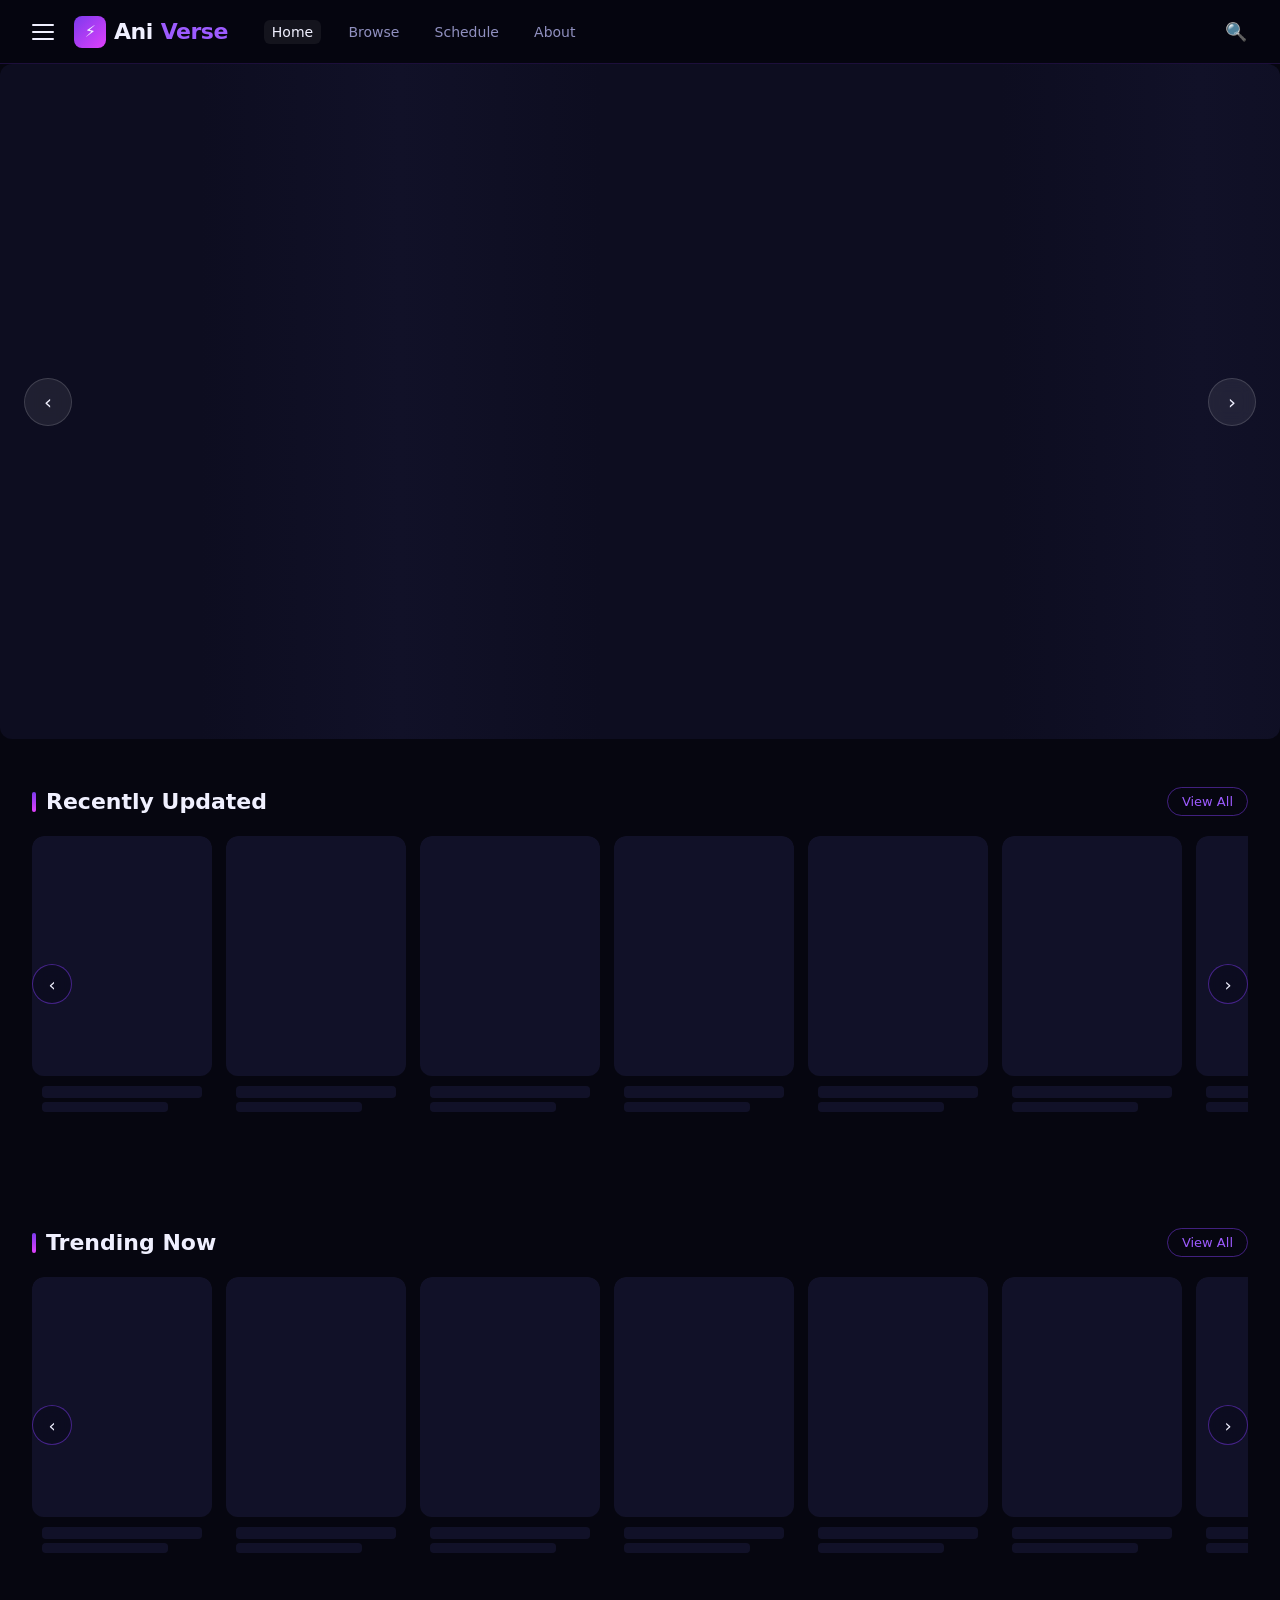
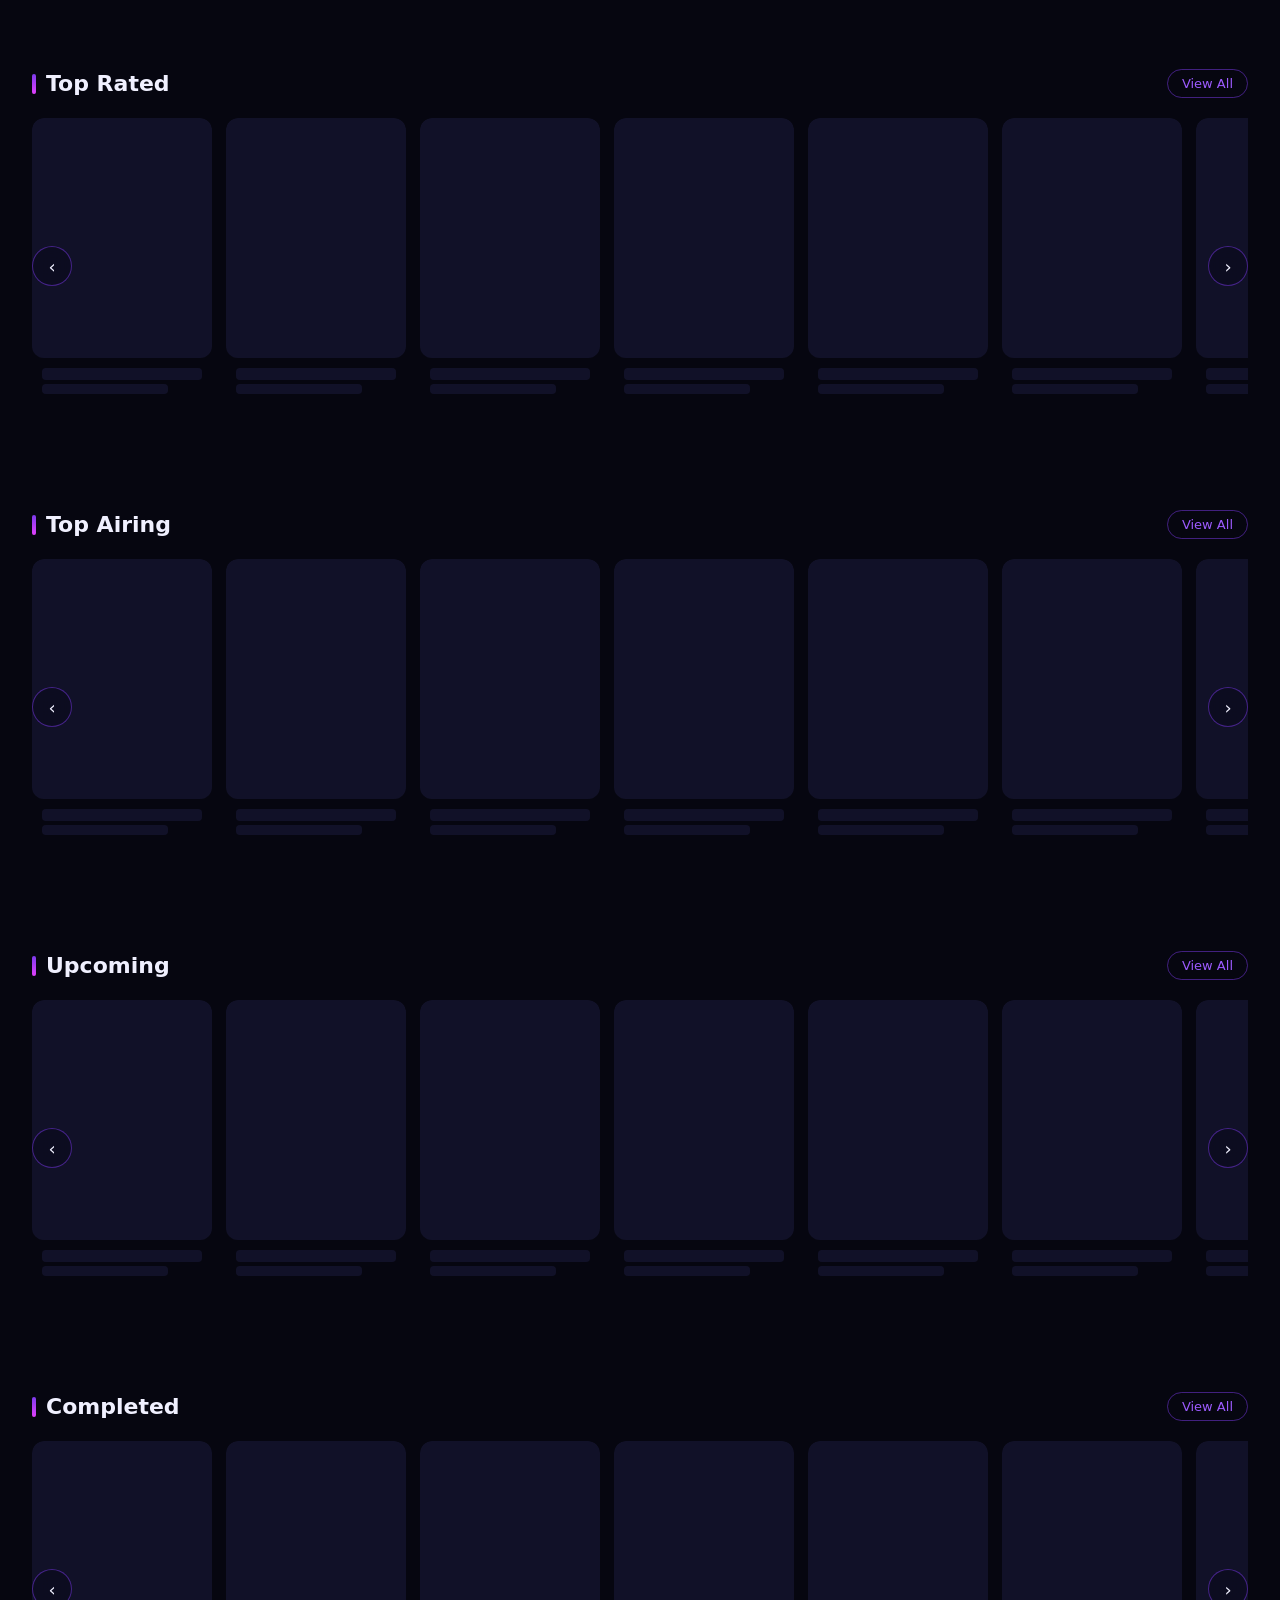
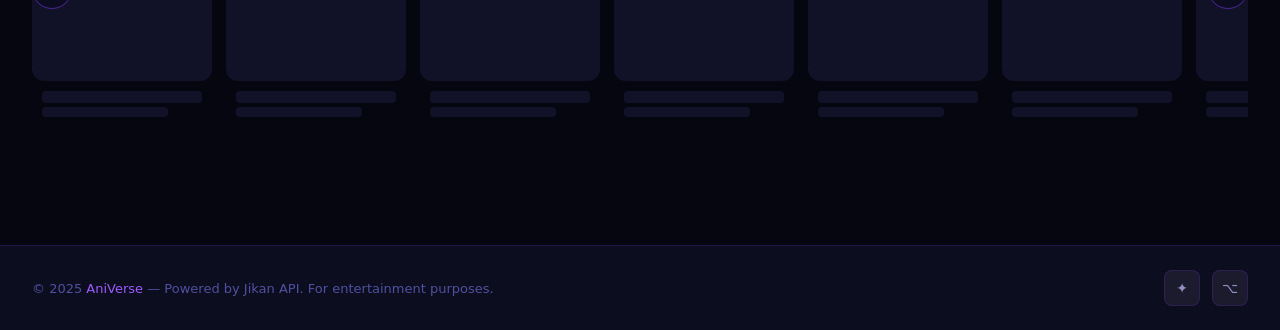
<file: index.html>
<!DOCTYPE html>
<html lang="en">
<head>
<meta charset="UTF-8">
<meta name="viewport" content="width=device-width, initial-scale=1.0, maximum-scale=5.0">
<meta name="description" content="AniVerse - Premium Anime Streaming Platform. Watch the latest anime online in HD.">
<meta property="og:title" content="AniVerse - Watch Anime Online">
<meta property="og:description" content="Stream the latest and greatest anime in HD quality.">
<meta property="og:type" content="website">
<title>AniVerse - Premium Anime Streaming</title>
<style>
/* ============================================
   ANIVERSE - PREMIUM ANIME STREAMING
   Global Styles + Home Page
   ============================================ */

:root {
  --bg-primary: #060610;
  --bg-secondary: #0d0d20;
  --bg-card: #111128;
  --bg-card-hover: #16163a;
  --accent: #7c3aed;
  --accent-bright: #9d5bff;
  --accent-glow: rgba(124, 58, 237, 0.4);
  --accent-secondary: #e040fb;
  --text-primary: #f0f0ff;
  --text-secondary: #9090c0;
  --text-muted: #5050a0;
  --border: rgba(124, 58, 237, 0.2);
  --border-bright: rgba(124, 58, 237, 0.5);
  --gradient-hero: linear-gradient(135deg, #060610 0%, #100f2e 50%, #1a0a2e 100%);
  --glass: rgba(255, 255, 255, 0.03);
  --glass-border: rgba(255, 255, 255, 0.06);
  --header-h: 64px;
  --radius: 12px;
  --radius-sm: 8px;
  --shadow-card: 0 8px 32px rgba(0,0,0,0.5);
  --shadow-glow: 0 0 20px var(--accent-glow);
  --font-display: 'Segoe UI', system-ui, -apple-system, sans-serif;
}

*, *::before, *::after { box-sizing: border-box; margin: 0; padding: 0; }

html {
  overflow-x: hidden;
  max-width: 100%;
  scroll-behavior: smooth;
}

body {
  font-family: var(--font-display);
  background: var(--bg-primary);
  color: var(--text-primary);
  overflow-x: hidden;
  max-width: 100%;
  min-height: 100vh;
  -webkit-font-smoothing: antialiased;
}

img { max-width: 100%; height: auto; display: block; }
a { text-decoration: none; color: inherit; }
button { cursor: pointer; border: none; outline: none; background: none; font-family: inherit; }

/* ============================================
   SCROLLBAR
   ============================================ */
::-webkit-scrollbar { width: 6px; height: 6px; }
::-webkit-scrollbar-track { background: var(--bg-secondary); }
::-webkit-scrollbar-thumb { background: var(--accent); border-radius: 3px; }

/* ============================================
   HEADER
   ============================================ */
#header {
  position: fixed;
  top: 0; left: 0; right: 0;
  height: var(--header-h);
  z-index: 1000;
  display: flex;
  align-items: center;
  padding: 0 clamp(12px, 3vw, 24px);
  gap: 12px;
  background: rgba(6, 6, 16, 0.85);
  backdrop-filter: blur(20px);
  -webkit-backdrop-filter: blur(20px);
  border-bottom: 1px solid var(--border);
  transition: background 0.3s;
  max-width: 100%;
  overflow: visible;
}

#header.scrolled {
  background: rgba(6, 6, 16, 0.98);
  box-shadow: 0 2px 20px rgba(0,0,0,0.6);
}

.header-left {
  display: flex;
  align-items: center;
  gap: 12px;
  flex-shrink: 0;
}

.hamburger {
  display: flex;
  flex-direction: column;
  gap: 5px;
  padding: 8px;
  border-radius: 8px;
  transition: background 0.2s;
  flex-shrink: 0;
}
.hamburger:hover { background: var(--glass-border); }
.hamburger span {
  display: block;
  width: 22px; height: 2px;
  background: var(--text-primary);
  border-radius: 2px;
  transition: 0.3s;
}

.logo {
  display: flex;
  align-items: center;
  gap: 8px;
  font-size: clamp(16px, 2.5vw, 22px);
  font-weight: 800;
  letter-spacing: -0.5px;
  color: var(--text-primary);
  white-space: nowrap;
}
.logo-icon {
  width: 32px; height: 32px;
  background: linear-gradient(135deg, var(--accent), var(--accent-secondary));
  border-radius: 8px;
  display: flex;
  align-items: center;
  justify-content: center;
  font-size: 16px;
  flex-shrink: 0;
}
.logo span { color: var(--accent-bright); }

.header-nav {
  display: flex;
  align-items: center;
  gap: clamp(4px, 1.5vw, 20px);
  margin-left: clamp(8px, 2vw, 24px);
}
.header-nav a {
  font-size: clamp(12px, 1.2vw, 14px);
  color: var(--text-secondary);
  font-weight: 500;
  padding: 4px 8px;
  border-radius: 6px;
  transition: color 0.2s, background 0.2s;
  white-space: nowrap;
}
.header-nav a:hover, .header-nav a.active {
  color: var(--text-primary);
  background: var(--glass-border);
}

@media (max-width: 768px) {
  .header-nav { display: none; }
}

.header-spacer { flex: 1; }

.header-right {
  display: flex;
  align-items: center;
  gap: 8px;
  flex-shrink: 0;
}

.icon-btn {
  width: 40px; height: 40px;
  border-radius: 10px;
  display: flex;
  align-items: center;
  justify-content: center;
  color: var(--text-secondary);
  font-size: 18px;
  transition: all 0.2s;
  flex-shrink: 0;
  min-width: 40px;
}
.icon-btn:hover {
  color: var(--text-primary);
  background: var(--glass-border);
}

/* ============================================
   SEARCH OVERLAY - FULLY RESPONSIVE
   ============================================ */
#search-overlay {
  position: fixed;
  inset: 0;
  z-index: 2000;
  background: rgba(6, 6, 16, 0.95);
  backdrop-filter: blur(24px);
  -webkit-backdrop-filter: blur(24px);
  display: flex;
  flex-direction: column;
  align-items: center;
  padding: clamp(60px, 10vh, 100px) clamp(12px, 5vw, 40px) 20px;
  opacity: 0;
  pointer-events: none;
  transition: opacity 0.3s;
  overflow-y: auto;
  overflow-x: hidden;
  max-width: 100vw;
  max-height: 100vh;
}
#search-overlay.open {
  opacity: 1;
  pointer-events: all;
}

.search-close {
  position: absolute;
  top: 16px; right: 16px;
  width: 44px; height: 44px;
  border-radius: 50%;
  background: var(--glass-border);
  color: var(--text-secondary);
  font-size: 20px;
  display: flex;
  align-items: center;
  justify-content: center;
  transition: all 0.2s;
  min-width: 44px; /* touch target */
}
.search-close:hover {
  color: var(--text-primary);
  background: var(--accent);
}

.search-box-wrap {
  width: 100%;
  max-width: min(700px, calc(100vw - 24px));
  position: relative;
  margin-bottom: 24px;
}

.search-input-main {
  width: 100%;
  max-width: 100%;
  background: rgba(255,255,255,0.05);
  border: 1.5px solid var(--border-bright);
  border-radius: 16px;
  padding: clamp(12px, 2vw, 18px) clamp(16px, 3vw, 24px);
  padding-right: 56px;
  font-size: clamp(16px, 2.5vw, 20px);
  color: var(--text-primary);
  outline: none;
  font-family: inherit;
  transition: border-color 0.2s, box-shadow 0.2s;
  box-sizing: border-box;
}
.search-input-main:focus {
  border-color: var(--accent-bright);
  box-shadow: 0 0 0 3px var(--accent-glow);
}
.search-input-main::placeholder { color: var(--text-muted); }

.search-go-btn {
  position: absolute;
  right: 12px; top: 50%;
  transform: translateY(-50%);
  width: 40px; height: 40px;
  border-radius: 10px;
  background: var(--accent);
  color: white;
  font-size: 18px;
  display: flex;
  align-items: center;
  justify-content: center;
  transition: background 0.2s;
}
.search-go-btn:hover { background: var(--accent-bright); }

#search-suggestions {
  width: 100%;
  max-width: min(700px, calc(100vw - 24px));
  display: grid;
  grid-template-columns: repeat(auto-fill, minmax(min(160px, 45vw), 1fr));
  gap: 12px;
  max-height: 60vh;
  overflow-y: auto;
  overflow-x: hidden;
  padding-right: 4px;
}

.sugg-card {
  background: var(--bg-card);
  border: 1px solid var(--border);
  border-radius: var(--radius);
  overflow: hidden;
  display: flex;
  flex-direction: column;
  cursor: pointer;
  transition: all 0.2s;
}
.sugg-card:hover {
  border-color: var(--accent);
  transform: translateY(-2px);
  box-shadow: var(--shadow-glow);
}
.sugg-card img {
  width: 100%;
  aspect-ratio: 3/4;
  object-fit: cover;
}
.sugg-info {
  padding: 8px;
}
.sugg-title {
  font-size: 12px;
  font-weight: 600;
  white-space: nowrap;
  overflow: hidden;
  text-overflow: ellipsis;
  color: var(--text-primary);
}
.sugg-score {
  font-size: 11px;
  color: var(--accent-bright);
  margin-top: 2px;
}

/* ============================================
   MOBILE SIDEBAR
   ============================================ */
#sidebar {
  position: fixed;
  top: 0; left: -280px;
  width: min(280px, 85vw);
  height: 100%;
  z-index: 1500;
  background: var(--bg-secondary);
  border-right: 1px solid var(--border);
  transition: left 0.35s cubic-bezier(0.4,0,0.2,1);
  padding: 80px 20px 20px;
  overflow-y: auto;
  overflow-x: hidden;
}
#sidebar.open { left: 0; }

#sidebar-overlay {
  position: fixed;
  inset: 0;
  z-index: 1400;
  background: rgba(0,0,0,0.6);
  opacity: 0;
  pointer-events: none;
  transition: opacity 0.3s;
}
#sidebar-overlay.open {
  opacity: 1;
  pointer-events: all;
}

.sidebar-nav {
  display: flex;
  flex-direction: column;
  gap: 4px;
}
.sidebar-nav a {
  display: flex;
  align-items: center;
  gap: 12px;
  padding: 12px 16px;
  border-radius: var(--radius-sm);
  color: var(--text-secondary);
  font-size: 15px;
  font-weight: 500;
  transition: all 0.2s;
}
.sidebar-nav a:hover {
  color: var(--text-primary);
  background: var(--glass-border);
}
.sidebar-nav a .nav-icon { font-size: 18px; width: 24px; text-align: center; }

/* ============================================
   SKELETON LOADING
   ============================================ */
@keyframes shimmer {
  0% { background-position: -400px 0; }
  100% { background-position: 400px 0; }
}
.skeleton {
  background: linear-gradient(90deg, var(--bg-card) 25%, var(--bg-card-hover) 50%, var(--bg-card) 75%);
  background-size: 800px 100%;
  animation: shimmer 1.5s infinite;
  border-radius: var(--radius);
}

/* ============================================
   HERO SLIDER
   ============================================ */
#hero {
  position: relative;
  width: 100%;
  max-width: 100%;
  height: clamp(480px, 75vh, 780px);
  overflow: hidden;
  margin-top: var(--header-h);
}

.hero-slides {
  display: flex;
  width: 100%;
  height: 100%;
  transition: transform 0.7s cubic-bezier(0.4,0,0.2,1);
  will-change: transform;
}

.hero-slide {
  min-width: 100%;
  width: 100%;
  height: 100%;
  position: relative;
  overflow: hidden;
  flex-shrink: 0;
}

.hero-bg {
  position: absolute;
  inset: 0;
  width: 100%;
  height: 100%;
  object-fit: cover;
  object-position: center top;
  transition: transform 0.7s ease;
}
.hero-slide.active .hero-bg { transform: scale(1.03); }

.hero-overlay {
  position: absolute;
  inset: 0;
  background: linear-gradient(
    to right,
    rgba(6,6,16,0.95) 0%,
    rgba(6,6,16,0.75) 40%,
    rgba(6,6,16,0.2) 70%,
    rgba(6,6,16,0.05) 100%
  ),
  linear-gradient(
    to top,
    rgba(6,6,16,0.9) 0%,
    transparent 50%
  );
}

.hero-content {
  position: absolute;
  left: clamp(20px, 5vw, 80px);
  bottom: clamp(60px, 8vh, 100px);
  max-width: min(560px, calc(100% - 40px));
  z-index: 2;
}

.hero-badges {
  display: flex;
  flex-wrap: wrap;
  gap: 8px;
  margin-bottom: 12px;
}
.badge {
  padding: 3px 10px;
  border-radius: 20px;
  font-size: 11px;
  font-weight: 600;
  letter-spacing: 0.5px;
  text-transform: uppercase;
  max-width: 100%;
  overflow: hidden;
  text-overflow: ellipsis;
  white-space: nowrap;
}
.badge-score {
  background: rgba(250, 200, 0, 0.15);
  color: #fac800;
  border: 1px solid rgba(250, 200, 0, 0.3);
}
.badge-type {
  background: rgba(124, 58, 237, 0.2);
  color: var(--accent-bright);
  border: 1px solid var(--border-bright);
}
.badge-genre {
  background: var(--glass-border);
  color: var(--text-secondary);
  border: 1px solid var(--glass-border);
}

.hero-title {
  font-size: clamp(22px, 4.5vw, 52px);
  font-weight: 800;
  line-height: 1.1;
  letter-spacing: -0.5px;
  margin-bottom: 12px;
  text-shadow: 0 2px 20px rgba(0,0,0,0.8);
  word-break: break-word;
}

.hero-synopsis {
  font-size: clamp(13px, 1.5vw, 15px);
  color: var(--text-secondary);
  line-height: 1.6;
  margin-bottom: 24px;
  display: -webkit-box;
  -webkit-line-clamp: 3;
  -webkit-box-orient: vertical;
  overflow: hidden;
}

.hero-actions {
  display: flex;
  flex-wrap: wrap;
  gap: 12px;
}

.btn-watch {
  display: inline-flex;
  align-items: center;
  gap: 8px;
  padding: clamp(10px, 1.5vw, 14px) clamp(20px, 3vw, 32px);
  background: linear-gradient(135deg, var(--accent), #5b1fd4);
  border-radius: 50px;
  font-size: clamp(13px, 1.3vw, 15px);
  font-weight: 700;
  color: white;
  transition: all 0.3s;
  box-shadow: 0 4px 20px var(--accent-glow);
  white-space: nowrap;
}
.btn-watch:hover {
  transform: translateY(-2px);
  box-shadow: 0 8px 30px var(--accent-glow);
}

.btn-details {
  display: inline-flex;
  align-items: center;
  gap: 8px;
  padding: clamp(10px, 1.5vw, 14px) clamp(20px, 3vw, 32px);
  background: rgba(255,255,255,0.08);
  border: 1.5px solid rgba(255,255,255,0.15);
  border-radius: 50px;
  font-size: clamp(13px, 1.3vw, 15px);
  font-weight: 600;
  color: var(--text-primary);
  transition: all 0.3s;
  backdrop-filter: blur(8px);
  white-space: nowrap;
}
.btn-details:hover {
  background: rgba(255,255,255,0.12);
  border-color: var(--accent);
  box-shadow: var(--shadow-glow);
}

.hero-dots {
  position: absolute;
  bottom: 24px;
  left: 50%;
  transform: translateX(-50%);
  display: flex;
  gap: 8px;
  z-index: 3;
}
.hero-dot {
  width: 8px; height: 8px;
  border-radius: 50%;
  background: rgba(255,255,255,0.3);
  cursor: pointer;
  transition: all 0.3s;
}
.hero-dot.active {
  width: 24px;
  border-radius: 4px;
  background: var(--accent-bright);
}

.hero-arrow {
  position: absolute;
  top: 50%;
  transform: translateY(-50%);
  width: clamp(36px, 5vw, 48px);
  height: clamp(36px, 5vw, 48px);
  border-radius: 50%;
  background: rgba(255,255,255,0.08);
  border: 1px solid rgba(255,255,255,0.15);
  color: var(--text-primary);
  font-size: 20px;
  display: flex;
  align-items: center;
  justify-content: center;
  z-index: 3;
  transition: all 0.2s;
  backdrop-filter: blur(8px);
}
.hero-arrow:hover {
  background: var(--accent);
  border-color: var(--accent);
}
.hero-arrow.prev { left: clamp(10px, 2vw, 24px); }
.hero-arrow.next { right: clamp(10px, 2vw, 24px); }

/* Hero skeleton */
.hero-skeleton {
  width: 100%;
  height: 100%;
  background: var(--bg-secondary);
  animation: shimmer 2s infinite;
  background: linear-gradient(90deg, var(--bg-secondary) 25%, var(--bg-card) 50%, var(--bg-secondary) 75%);
  background-size: 800px 100%;
}

/* ============================================
   MAIN CONTENT
   ============================================ */
main {
  max-width: 100%;
  overflow-x: hidden;
  padding-bottom: 60px;
}

/* ============================================
   SECTION / WIDGET
   ============================================ */
.section {
  padding: clamp(24px, 4vw, 48px) clamp(16px, 3vw, 32px);
  max-width: 100%;
  overflow: hidden;
}

.section-header {
  display: flex;
  align-items: center;
  justify-content: space-between;
  margin-bottom: 20px;
  gap: 12px;
}

.section-title {
  font-size: clamp(16px, 2.5vw, 22px);
  font-weight: 700;
  display: flex;
  align-items: center;
  gap: 10px;
  white-space: nowrap;
}
.section-title::before {
  content: '';
  display: block;
  width: 4px;
  height: 20px;
  background: linear-gradient(to bottom, var(--accent), var(--accent-secondary));
  border-radius: 2px;
  flex-shrink: 0;
}

.section-more {
  font-size: 13px;
  color: var(--accent-bright);
  font-weight: 500;
  white-space: nowrap;
  padding: 6px 14px;
  border-radius: 20px;
  border: 1px solid var(--border-bright);
  transition: all 0.2s;
  flex-shrink: 0;
}
.section-more:hover {
  background: var(--accent);
  border-color: var(--accent);
  color: white;
}

/* ============================================
   SLIDER CONTAINER
   ============================================ */
.slider-wrap {
  position: relative;
  max-width: 100%;
  overflow: hidden;
}

.slider-track {
  display: flex;
  gap: 14px;
  overflow-x: auto;
  overflow-y: hidden;
  scrollbar-width: none;
  -ms-overflow-style: none;
  scroll-behavior: smooth;
  -webkit-overflow-scrolling: touch;
  padding-bottom: 8px;
  cursor: grab;
  user-select: none;
  max-width: 100%;
}
.slider-track::-webkit-scrollbar { display: none; }
.slider-track.dragging { cursor: grabbing; scroll-behavior: auto; }

.slider-btn {
  position: absolute;
  top: 50%;
  transform: translateY(-50%);
  width: 40px; height: 40px;
  border-radius: 50%;
  background: rgba(13, 13, 32, 0.9);
  border: 1px solid var(--border-bright);
  color: var(--text-primary);
  font-size: 18px;
  display: flex;
  align-items: center;
  justify-content: center;
  z-index: 10;
  transition: all 0.2s;
  backdrop-filter: blur(8px);
  pointer-events: all;
}
.slider-btn:hover {
  background: var(--accent);
  border-color: var(--accent);
  box-shadow: var(--shadow-glow);
}
.slider-btn.left { left: 0; }
.slider-btn.right { right: 0; }
.slider-btn.hidden { opacity: 0; pointer-events: none; }

/* ============================================
   ANIME CARD
   ============================================ */
.anime-card {
  flex: 0 0 clamp(130px, 15vw, 180px);
  width: clamp(130px, 15vw, 180px);
  border-radius: var(--radius);
  overflow: hidden;
  background: var(--bg-card);
  border: 1px solid var(--border);
  cursor: pointer;
  transition: all 0.3s cubic-bezier(0.4,0,0.2,1);
  position: relative;
  max-width: 180px;
}
.anime-card:hover {
  transform: translateY(-6px) scale(1.02);
  border-color: var(--accent);
  box-shadow: var(--shadow-glow), var(--shadow-card);
}

.card-poster {
  position: relative;
  aspect-ratio: 3/4;
  overflow: hidden;
  background: var(--bg-secondary);
}
.card-poster img {
  width: 100%;
  height: 100%;
  object-fit: cover;
  transition: transform 0.4s ease;
}
.anime-card:hover .card-poster img { transform: scale(1.07); }

.card-poster-overlay {
  position: absolute;
  inset: 0;
  background: linear-gradient(to top, rgba(6,6,16,0.95) 0%, rgba(6,6,16,0) 50%);
  opacity: 0;
  transition: opacity 0.3s;
}
.anime-card:hover .card-poster-overlay { opacity: 1; }

.card-play-btn {
  position: absolute;
  top: 50%; left: 50%;
  transform: translate(-50%, -50%) scale(0.7);
  width: 44px; height: 44px;
  border-radius: 50%;
  background: rgba(124, 58, 237, 0.85);
  color: white;
  font-size: 18px;
  display: flex;
  align-items: center;
  justify-content: center;
  opacity: 0;
  transition: all 0.3s;
  backdrop-filter: blur(4px);
}
.anime-card:hover .card-play-btn {
  opacity: 1;
  transform: translate(-50%, -50%) scale(1);
}

.card-badges {
  position: absolute;
  top: 8px; left: 8px;
  display: flex;
  flex-direction: column;
  gap: 4px;
}
.card-badge {
  padding: 2px 6px;
  border-radius: 4px;
  font-size: 10px;
  font-weight: 700;
  letter-spacing: 0.3px;
  max-width: 60px;
  text-overflow: ellipsis;
  overflow: hidden;
  white-space: nowrap;
}
.cb-score {
  background: rgba(250,200,0,0.9);
  color: #1a1a00;
}
.cb-ep {
  background: rgba(124,58,237,0.9);
  color: white;
}
.cb-hd {
  background: rgba(64,224,208,0.9);
  color: #002020;
}
.cb-type {
  background: rgba(240,64,251,0.85);
  color: white;
}

.card-info {
  padding: 10px 10px 12px;
}
.card-title {
  font-size: clamp(11px, 1.2vw, 13px);
  font-weight: 600;
  line-height: 1.3;
  display: -webkit-box;
  -webkit-line-clamp: 2;
  -webkit-box-orient: vertical;
  overflow: hidden;
  color: var(--text-primary);
  word-break: break-word;
}
.card-meta {
  font-size: 10px;
  color: var(--text-muted);
  margin-top: 4px;
  white-space: nowrap;
  overflow: hidden;
  text-overflow: ellipsis;
}

/* Card skeleton */
.card-skeleton {
  flex: 0 0 clamp(130px, 15vw, 180px);
  width: clamp(130px, 15vw, 180px);
  border-radius: var(--radius);
  overflow: hidden;
  max-width: 180px;
}
.card-skeleton .poster-sk {
  aspect-ratio: 3/4;
  width: 100%;
}
.card-skeleton .title-sk {
  height: 12px;
  margin: 10px 10px 4px;
  border-radius: 4px;
}
.card-skeleton .meta-sk {
  height: 10px;
  margin: 0 10px 12px;
  border-radius: 4px;
  width: 70%;
}

/* ============================================
   FOOTER
   ============================================ */
footer {
  border-top: 1px solid var(--border);
  padding: 24px clamp(16px, 3vw, 32px);
  display: flex;
  flex-wrap: wrap;
  align-items: center;
  justify-content: space-between;
  gap: 12px;
  background: var(--bg-secondary);
}

.footer-credits {
  font-size: 13px;
  color: var(--text-muted);
}
.footer-credits span { color: var(--accent-bright); }

.footer-socials {
  display: flex;
  gap: 12px;
}
.footer-socials a {
  width: 36px; height: 36px;
  border-radius: 8px;
  background: var(--glass-border);
  border: 1px solid var(--border);
  color: var(--text-secondary);
  font-size: 14px;
  display: flex;
  align-items: center;
  justify-content: center;
  transition: all 0.2s;
}
.footer-socials a:hover {
  background: var(--accent);
  border-color: var(--accent);
  color: white;
}

/* ============================================
   ANIMATIONS
   ============================================ */
@keyframes fadeIn {
  from { opacity: 0; transform: translateY(16px); }
  to { opacity: 1; transform: translateY(0); }
}
@keyframes glowPulse {
  0%, 100% { box-shadow: 0 0 12px var(--accent-glow); }
  50% { box-shadow: 0 0 28px var(--accent-glow); }
}
@keyframes slideInLeft {
  from { opacity: 0; transform: translateX(-24px); }
  to { opacity: 1; transform: translateX(0); }
}

.fade-in { animation: fadeIn 0.5s ease forwards; }

/* ============================================
   UTILITY
   ============================================ */
.visually-hidden {
  position: absolute;
  width: 1px; height: 1px;
  overflow: hidden;
  clip: rect(0,0,0,0);
  white-space: nowrap;
}
.error-msg {
  text-align: center;
  padding: 40px 20px;
  color: var(--text-muted);
  font-size: 14px;
}

/* ============================================
   RESPONSIVE MEDIA QUERIES
   ============================================ */
@media (max-width: 480px) {
  #hero { height: 65vw; min-height: 280px; }
  .hero-title { -webkit-line-clamp: 2; }
  .hero-synopsis { display: none; }
  .hero-arrow { display: none; }
  .hero-content { bottom: 50px; }
}

@media (max-width: 360px) {
  .btn-watch, .btn-details { padding: 9px 16px; font-size: 12px; }
}
</style>
</head>
<body>

<!-- ============================================
     HEADER
     ============================================ -->
<header id="header" role="banner">
  <div class="header-left">
    <button class="hamburger" id="hamburger-btn" aria-label="Open navigation menu" aria-expanded="false">
      <span></span><span></span><span></span>
    </button>
    <a href="index.html" class="logo" aria-label="AniVerse Home">
      <div class="logo-icon">⚡</div>
      Ani<span>Verse</span>
    </a>
  </div>

  <nav class="header-nav" aria-label="Main navigation">
    <a href="index.html" class="active">Home</a>
    <a href="search.html">Browse</a>
    <a href="schedule.html">Schedule</a>
    <a href="creator.html">About</a>
  </nav>

  <div class="header-spacer"></div>

  <div class="header-right">
    <button class="icon-btn" id="search-open-btn" aria-label="Open search" title="Search anime">
      🔍
    </button>
  </div>
</header>

<!-- Mobile Sidebar Overlay -->
<div id="sidebar-overlay" role="presentation"></div>

<!-- Mobile Sidebar -->
<nav id="sidebar" aria-label="Mobile navigation">
  <div class="sidebar-nav">
    <a href="index.html"><span class="nav-icon">🏠</span> Home</a>
    <a href="search.html"><span class="nav-icon">🔍</span> Browse</a>
    <a href="schedule.html"><span class="nav-icon">📅</span> Schedule</a>
    <a href="creator.html"><span class="nav-icon">👤</span> About</a>
  </div>
</nav>

<!-- ============================================
     SEARCH OVERLAY
     ============================================ -->
<div id="search-overlay" role="dialog" aria-modal="true" aria-label="Search anime">
  <button class="search-close" id="search-close-btn" aria-label="Close search">✕</button>
  <div class="search-box-wrap">
    <input
      type="search"
      class="search-input-main"
      id="search-input-main"
      placeholder="Search anime titles..."
      autocomplete="off"
      spellcheck="false"
      aria-label="Search anime"
    >
    <button class="search-go-btn" id="search-go-btn" aria-label="Go to search results">→</button>
  </div>
  <div id="search-suggestions" role="listbox" aria-label="Search suggestions"></div>
</div>

<!-- ============================================
     HERO SLIDER
     ============================================ -->
<section id="hero" aria-label="Featured anime">
  <div class="hero-slides" id="hero-slides">
    <div class="hero-slide">
      <div class="hero-skeleton skeleton"></div>
    </div>
  </div>
  <button class="hero-arrow prev" id="hero-prev" aria-label="Previous slide">‹</button>
  <button class="hero-arrow next" id="hero-next" aria-label="Next slide">›</button>
  <div class="hero-dots" id="hero-dots"></div>
</section>

<!-- ============================================
     MAIN CONTENT - WIDGETS
     ============================================ -->
<main>

  <!-- Recently Updated -->
  <section class="section" id="sec-recent" aria-label="Recently updated anime">
    <div class="section-header">
      <h2 class="section-title">Recently Updated</h2>
      <a href="search.html?filter=airing" class="section-more">View All</a>
    </div>
    <div class="slider-wrap">
      <button class="slider-btn left" data-dir="-1" data-target="track-recent" aria-label="Scroll left">‹</button>
      <div class="slider-track" id="track-recent" role="list"></div>
      <button class="slider-btn right" data-dir="1" data-target="track-recent" aria-label="Scroll right">›</button>
    </div>
  </section>

  <!-- Trending Now -->
  <section class="section" id="sec-trending" aria-label="Trending anime">
    <div class="section-header">
      <h2 class="section-title">Trending Now</h2>
      <a href="search.html?filter=bypopularity" class="section-more">View All</a>
    </div>
    <div class="slider-wrap">
      <button class="slider-btn left" data-dir="-1" data-target="track-trending" aria-label="Scroll left">‹</button>
      <div class="slider-track" id="track-trending" role="list"></div>
      <button class="slider-btn right" data-dir="1" data-target="track-trending" aria-label="Scroll right">›</button>
    </div>
  </section>

  <!-- Top Rated -->
  <section class="section" id="sec-top" aria-label="Top rated anime">
    <div class="section-header">
      <h2 class="section-title">Top Rated</h2>
      <a href="search.html?filter=byrank" class="section-more">View All</a>
    </div>
    <div class="slider-wrap">
      <button class="slider-btn left" data-dir="-1" data-target="track-top" aria-label="Scroll left">‹</button>
      <div class="slider-track" id="track-top" role="list"></div>
      <button class="slider-btn right" data-dir="1" data-target="track-top" aria-label="Scroll right">›</button>
    </div>
  </section>

  <!-- Top Airing -->
  <section class="section" id="sec-airing" aria-label="Top airing anime">
    <div class="section-header">
      <h2 class="section-title">Top Airing</h2>
      <a href="search.html?filter=airing" class="section-more">View All</a>
    </div>
    <div class="slider-wrap">
      <button class="slider-btn left" data-dir="-1" data-target="track-airing" aria-label="Scroll left">‹</button>
      <div class="slider-track" id="track-airing" role="list"></div>
      <button class="slider-btn right" data-dir="1" data-target="track-airing" aria-label="Scroll right">›</button>
    </div>
  </section>

  <!-- Upcoming -->
  <section class="section" id="sec-upcoming" aria-label="Upcoming anime">
    <div class="section-header">
      <h2 class="section-title">Upcoming</h2>
      <a href="search.html?filter=upcoming" class="section-more">View All</a>
    </div>
    <div class="slider-wrap">
      <button class="slider-btn left" data-dir="-1" data-target="track-upcoming" aria-label="Scroll left">‹</button>
      <div class="slider-track" id="track-upcoming" role="list"></div>
      <button class="slider-btn right" data-dir="1" data-target="track-upcoming" aria-label="Scroll right">›</button>
    </div>
  </section>

  <!-- Completed -->
  <section class="section" id="sec-completed" aria-label="Completed anime">
    <div class="section-header">
      <h2 class="section-title">Completed</h2>
      <a href="search.html?filter=complete" class="section-more">View All</a>
    </div>
    <div class="slider-wrap">
      <button class="slider-btn left" data-dir="-1" data-target="track-completed" aria-label="Scroll left">‹</button>
      <div class="slider-track" id="track-completed" role="list"></div>
      <button class="slider-btn right" data-dir="1" data-target="track-completed" aria-label="Scroll right">›</button>
    </div>
  </section>

</main>

<!-- ============================================
     FOOTER
     ============================================ -->
<footer>
  <div class="footer-credits">
    © 2025 <span>AniVerse</span> — Powered by Jikan API. For entertainment purposes.
  </div>
  <div class="footer-socials">
    <a href="creator.html" title="About" aria-label="About">✦</a>
    <a href="https://github.com" target="_blank" rel="noopener" title="GitHub" aria-label="GitHub">⌥</a>
  </div>
</footer>

<script>
/* ============================================
   ANIVERSE - HOME PAGE JAVASCRIPT
   Production-ready with full error handling
   ============================================ */

'use strict';

/* ─────────────────────────────────────────────
   CONFIG & CONSTANTS
   ───────────────────────────────────────────── */
const API_BASE = 'https://api.jikan.moe/v4';
const CACHE_TTL = 10 * 60 * 1000; // 10 min
const FETCH_TIMEOUT = 12000;
const MAX_RETRIES = 2;
const RETRY_DELAY = 1500;
const SLIDE_INTERVAL = 5500;

/* ─────────────────────────────────────────────
   CACHE SYSTEM (localStorage)
   ───────────────────────────────────────────── */
const Cache = {
  get(key) {
    try {
      const raw = localStorage.getItem('av_' + key);
      if (!raw) return null;
      const { ts, data } = JSON.parse(raw);
      if (Date.now() - ts > CACHE_TTL) { localStorage.removeItem('av_' + key); return null; }
      return data;
    } catch { return null; }
  },
  set(key, data) {
    try { localStorage.setItem('av_' + key, JSON.stringify({ ts: Date.now(), data })); } catch {}
  }
};

/* ─────────────────────────────────────────────
   FETCH UTILITY — retry + timeout + cache
   ───────────────────────────────────────────── */
async function apiFetch(endpoint, cacheKey) {
  if (cacheKey) {
    const cached = Cache.get(cacheKey);
    if (cached) return cached;
  }

  let lastErr;
  for (let attempt = 0; attempt <= MAX_RETRIES; attempt++) {
    if (attempt > 0) await new Promise(r => setTimeout(r, RETRY_DELAY * attempt));
    try {
      const ctrl = new AbortController();
      const timer = setTimeout(() => ctrl.abort(), FETCH_TIMEOUT);
      const res = await fetch(API_BASE + endpoint, { signal: ctrl.signal });
      clearTimeout(timer);
      if (!res.ok) throw new Error(`HTTP ${res.status}`);
      const json = await res.json();
      const result = json?.data ?? null;
      if (result !== null && cacheKey) Cache.set(cacheKey, result);
      return result;
    } catch (e) {
      lastErr = e;
    }
  }
  console.warn('API failed:', endpoint, lastErr?.message);
  return null;
}

/* ─────────────────────────────────────────────
   RATE-LIMITED API QUEUE
   (Jikan has 3 req/sec limit)
   ───────────────────────────────────────────── */
const apiQueue = {
  queue: [],
  running: false,
  delay: 400,
  add(fn) {
    return new Promise((resolve, reject) => {
      this.queue.push({ fn, resolve, reject });
      if (!this.running) this.run();
    });
  },
  async run() {
    this.running = true;
    while (this.queue.length > 0) {
      const { fn, resolve, reject } = this.queue.shift();
      try { resolve(await fn()); } catch (e) { reject(e); }
      await new Promise(r => setTimeout(r, this.delay));
    }
    this.running = false;
  }
};

function queueFetch(endpoint, cacheKey) {
  return apiQueue.add(() => apiFetch(endpoint, cacheKey));
}

/* ─────────────────────────────────────────────
   SKELETON CARDS
   ───────────────────────────────────────────── */
function renderSkeletons(trackEl, count = 10) {
  if (!trackEl) return;
  trackEl.innerHTML = Array.from({ length: count }, () => `
    <div class="card-skeleton" aria-hidden="true">
      <div class="poster-sk skeleton"></div>
      <div class="title-sk skeleton"></div>
      <div class="meta-sk skeleton"></div>
    </div>
  `).join('');
}

/* ─────────────────────────────────────────────
   BUILD ANIME CARD HTML
   ───────────────────────────────────────────── */
function buildCard(anime) {
  if (!anime) return '';
  const id = anime.mal_id || 0;
  const title = (anime.title_english || anime.title || 'Unknown').replace(/"/g, '&quot;');
  const poster = anime.images?.jpg?.large_image_url || anime.images?.jpg?.image_url || '';
  const score = anime.score ? anime.score.toFixed(1) : null;
  const eps = anime.episodes || anime.airing_start ? (anime.episodes || '?') : null;
  const type = anime.type || '';
  const year = anime.year || (anime.aired?.from ? new Date(anime.aired.from).getFullYear() : '');

  const badgesHtml = `
    <div class="card-badges">
      ${score ? `<span class="card-badge cb-score">★ ${score}</span>` : ''}
      ${eps ? `<span class="card-badge cb-ep">EP ${eps}</span>` : ''}
      ${type ? `<span class="card-badge cb-type">${type}</span>` : ''}
    </div>
  `;

  return `
    <article class="anime-card" role="listitem" tabindex="0"
      data-id="${id}"
      onclick="goTo('anime.html?id=${id}')"
      onkeydown="if(event.key==='Enter')goTo('anime.html?id=${id}')"
      aria-label="${title}"
    >
      <div class="card-poster">
        ${poster ? `<img src="${poster}" alt="${title}" loading="lazy" onerror="this.style.display='none'">` : ''}
        <div class="card-poster-overlay"></div>
        ${badgesHtml}
        <div class="card-play-btn" aria-hidden="true">▶</div>
      </div>
      <div class="card-info">
        <div class="card-title">${title}</div>
        <div class="card-meta">${[type, year].filter(Boolean).join(' · ')}</div>
      </div>
    </article>
  `;
}

function goTo(url) { window.location.href = url; }

/* ─────────────────────────────────────────────
   POPULATE SLIDER TRACK
   ───────────────────────────────────────────── */
function populateTrack(trackId, items) {
  const track = document.getElementById(trackId);
  if (!track) return;
  if (!items || items.length === 0) {
    track.innerHTML = '<div class="error-msg">No data available. Try refreshing.</div>';
    return;
  }
  track.innerHTML = items.map(buildCard).filter(Boolean).join('');
  initSliderDrag(track);
}

/* ─────────────────────────────────────────────
   SLIDER DRAG & SCROLL
   ───────────────────────────────────────────── */
function initSliderDrag(track) {
  if (!track || track._dragInit) return;
  track._dragInit = true;

  let isDown = false, startX = 0, scrollL = 0;

  const onDown = e => {
    isDown = true;
    startX = (e.touches ? e.touches[0].pageX : e.pageX) - track.offsetLeft;
    scrollL = track.scrollLeft;
    track.classList.add('dragging');
  };
  const onUp = () => { isDown = false; track.classList.remove('dragging'); };
  const onMove = e => {
    if (!isDown) return;
    e.preventDefault();
    const x = (e.touches ? e.touches[0].pageX : e.pageX) - track.offsetLeft;
    track.scrollLeft = scrollL - (x - startX);
  };

  track.addEventListener('mousedown', onDown);
  track.addEventListener('mouseleave', onUp);
  track.addEventListener('mouseup', onUp);
  track.addEventListener('mousemove', onMove, { passive: false });
  track.addEventListener('touchstart', onDown, { passive: true });
  track.addEventListener('touchend', onUp);
  track.addEventListener('touchmove', onMove, { passive: false });
}

/* ─────────────────────────────────────────────
   SLIDER ARROW BUTTONS
   ───────────────────────────────────────────── */
function initSliderButtons() {
  document.querySelectorAll('.slider-btn').forEach(btn => {
    if (btn._init) return;
    btn._init = true;
    btn.addEventListener('click', () => {
      const trackId = btn.dataset.target;
      const track = document.getElementById(trackId);
      if (!track) return;
      const cardW = track.querySelector('.anime-card')?.offsetWidth || 180;
      const scroll = (cardW + 14) * 3 * parseInt(btn.dataset.dir || '1');
      track.scrollBy({ left: scroll, behavior: 'smooth' });
    });
  });
}

/* ─────────────────────────────────────────────
   HERO SLIDER
   ───────────────────────────────────────────── */
let heroData = [];
let heroIdx = 0;
let heroTimer = null;
let heroTouchStart = 0;
let heroDragging = false;
let heroMouseStartX = 0;

function buildHeroSlide(anime) {
  const id = anime.mal_id || 0;
  const title = anime.title_english || anime.title || 'Unknown';
  const synopsis = anime.synopsis ? anime.synopsis.replace(/<[^>]*>/g, '').substring(0, 220) + '…' : '';
  const score = anime.score ? anime.score.toFixed(1) : 'N/A';
  const genres = (anime.genres || []).slice(0, 3).map(g => g.name).join(', ');
  const type = anime.type || 'TV';
  const banner = anime.images?.jpg?.large_image_url || anime.images?.jpg?.image_url || '';

  return `
    <div class="hero-slide" role="group" aria-label="${title.replace(/"/g,'&quot;')}">
      ${banner ? `<img class="hero-bg" src="${banner}" alt="${title.replace(/"/g,'&quot;')}" loading="lazy">` : '<div class="hero-bg" style="background:var(--bg-secondary)"></div>'}
      <div class="hero-overlay"></div>
      <div class="hero-content">
        <div class="hero-badges">
          <span class="badge badge-score">★ ${score}</span>
          <span class="badge badge-type">${type}</span>
          ${genres ? `<span class="badge badge-genre">${genres}</span>` : ''}
        </div>
        <h1 class="hero-title">${title}</h1>
        <p class="hero-synopsis">${synopsis}</p>
        <div class="hero-actions">
          <a class="btn-watch" href="watch.html?id=${id}&ep=1">▶ Watch Now</a>
          <a class="btn-details" href="anime.html?id=${id}">ℹ Details</a>
        </div>
      </div>
    </div>
  `;
}

function renderHero(data) {
  const container = document.getElementById('hero-slides');
  const dotsContainer = document.getElementById('hero-dots');
  if (!container || !data || data.length === 0) return;

  heroData = data.slice(0, 12);
  container.innerHTML = heroData.map(buildHeroSlide).join('');
  dotsContainer.innerHTML = heroData.map((_, i) =>
    `<button class="hero-dot${i === 0 ? ' active' : ''}" data-i="${i}" aria-label="Slide ${i+1}"></button>`
  ).join('');

  // Dot clicks
  dotsContainer.querySelectorAll('.hero-dot').forEach(dot => {
    dot.addEventListener('click', () => goHeroTo(parseInt(dot.dataset.i)));
  });

  goHeroTo(0);
  startHeroAuto();
  initHeroTouch();
}

function goHeroTo(idx) {
  const slides = document.getElementById('hero-slides');
  const dots = document.getElementById('hero-dots');
  if (!slides) return;

  const slideEls = slides.querySelectorAll('.hero-slide');
  heroIdx = ((idx % heroData.length) + heroData.length) % heroData.length;

  slides.style.transform = `translateX(-${heroIdx * 100}%)`;

  slideEls.forEach((s, i) => {
    s.classList.toggle('active', i === heroIdx);
  });

  if (dots) {
    dots.querySelectorAll('.hero-dot').forEach((d, i) => {
      d.classList.toggle('active', i === heroIdx);
    });
  }
}

function startHeroAuto() {
  stopHeroAuto();
  heroTimer = setInterval(() => goHeroTo(heroIdx + 1), SLIDE_INTERVAL);
}
function stopHeroAuto() {
  if (heroTimer) { clearInterval(heroTimer); heroTimer = null; }
}

function initHeroTouch() {
  const hero = document.getElementById('hero');
  if (!hero || hero._touchInit) return;
  hero._touchInit = true;

  hero.addEventListener('touchstart', e => {
    heroTouchStart = e.touches[0].clientX;
    stopHeroAuto();
  }, { passive: true });
  hero.addEventListener('touchend', e => {
    const diff = heroTouchStart - e.changedTouches[0].clientX;
    if (Math.abs(diff) > 50) goHeroTo(heroIdx + (diff > 0 ? 1 : -1));
    startHeroAuto();
  }, { passive: true });

  hero.addEventListener('mousedown', e => {
    heroMouseStartX = e.clientX;
    heroDragging = true;
    stopHeroAuto();
  });
  hero.addEventListener('mouseup', e => {
    if (!heroDragging) return;
    heroDragging = false;
    const diff = heroMouseStartX - e.clientX;
    if (Math.abs(diff) > 50) goHeroTo(heroIdx + (diff > 0 ? 1 : -1));
    startHeroAuto();
  });
  hero.addEventListener('mouseleave', () => { heroDragging = false; });
}

document.getElementById('hero-prev')?.addEventListener('click', () => {
  stopHeroAuto();
  goHeroTo(heroIdx - 1);
  startHeroAuto();
});
document.getElementById('hero-next')?.addEventListener('click', () => {
  stopHeroAuto();
  goHeroTo(heroIdx + 1);
  startHeroAuto();
});

/* ─────────────────────────────────────────────
   LOAD ALL SECTIONS
   ───────────────────────────────────────────── */
const sections = [
  { id: 'track-trending', endpoint: '/top/anime?filter=bypopularity&limit=24', cacheKey: 'trending' },
  { id: 'track-top',      endpoint: '/top/anime?filter=byrank&limit=24',        cacheKey: 'toprated' },
  { id: 'track-airing',   endpoint: '/top/anime?filter=airing&limit=24',        cacheKey: 'airing' },
  { id: 'track-upcoming', endpoint: '/top/anime?filter=upcoming&limit=24',      cacheKey: 'upcoming' },
  { id: 'track-completed',endpoint: '/top/anime?filter=complete&limit=24',      cacheKey: 'completed' },
  { id: 'track-recent',   endpoint: '/top/anime?filter=airing&page=2&limit=24', cacheKey: 'recent' },
];

async function loadAllSections() {
  // Show skeletons
  sections.forEach(s => renderSkeletons(document.getElementById(s.id)));
  initSliderButtons();

  // Load all with Promise.allSettled — no section blocks another
  const results = await Promise.allSettled(
    sections.map(s => queueFetch(s.endpoint, s.cacheKey))
  );

  results.forEach((result, i) => {
    const s = sections[i];
    const data = result.status === 'fulfilled' ? result.value : null;
    populateTrack(s.id, data);
  });
}

async function loadHero() {
  const cached = Cache.get('hero_data');
  if (cached) { renderHero(cached); return; }

  const data = await apiFetch('/top/anime?filter=bypopularity&limit=15', null);
  if (data && data.length > 0) {
    Cache.set('hero_data', data);
    renderHero(data);
  } else {
    // Retry with different endpoint
    const fallback = await apiFetch('/top/anime?limit=15', null);
    if (fallback) renderHero(fallback);
  }
}

/* ─────────────────────────────────────────────
   SEARCH SYSTEM
   ───────────────────────────────────────────── */
const searchOverlay = document.getElementById('search-overlay');
const searchInput = document.getElementById('search-input-main');
const searchSugg = document.getElementById('search-suggestions');

function openSearch() {
  searchOverlay?.classList.add('open');
  document.body.style.overflow = 'hidden';
  setTimeout(() => searchInput?.focus(), 100);
}
function closeSearch() {
  searchOverlay?.classList.remove('open');
  document.body.style.overflow = '';
  if (searchInput) { searchInput.value = ''; }
  if (searchSugg) { searchSugg.innerHTML = ''; }
}

document.getElementById('search-open-btn')?.addEventListener('click', openSearch);
document.getElementById('search-close-btn')?.addEventListener('click', closeSearch);

document.getElementById('search-go-btn')?.addEventListener('click', () => {
  const q = searchInput?.value?.trim();
  if (q) window.location.href = `search.html?q=${encodeURIComponent(q)}`;
});

searchOverlay?.addEventListener('click', e => {
  if (e.target === searchOverlay) closeSearch();
});

document.addEventListener('keydown', e => {
  if (e.key === 'Escape' && searchOverlay?.classList.contains('open')) closeSearch();
  if ((e.ctrlKey || e.metaKey) && e.key === 'k') { e.preventDefault(); openSearch(); }
});

// Debounced live search
let searchTimer = null;
searchInput?.addEventListener('input', e => {
  clearTimeout(searchTimer);
  const q = e.target.value.trim();
  if (!q) { searchSugg.innerHTML = ''; return; }
  if (q.length < 2) return;
  searchTimer = setTimeout(() => doLiveSearch(q), 350);
});

searchInput?.addEventListener('keydown', e => {
  if (e.key === 'Enter') {
    const q = searchInput.value.trim();
    if (q) window.location.href = `search.html?q=${encodeURIComponent(q)}`;
  }
});

async function doLiveSearch(query) {
  if (!searchSugg) return;
  searchSugg.innerHTML = Array.from({ length: 6 }, () => `
    <div class="card-skeleton">
      <div class="poster-sk skeleton" style="aspect-ratio:3/4"></div>
      <div class="title-sk skeleton" style="height:10px;margin:8px;border-radius:4px"></div>
    </div>
  `).join('');

  const data = await apiFetch(`/anime?q=${encodeURIComponent(query)}&limit=12&sfw=true`, null);
  if (!data || data.length === 0) {
    searchSugg.innerHTML = '<div class="error-msg" style="grid-column:1/-1">No results found.</div>';
    return;
  }

  searchSugg.innerHTML = data.map(anime => {
    const id = anime.mal_id;
    const title = (anime.title_english || anime.title || 'Unknown').replace(/"/g,'&quot;');
    const img = anime.images?.jpg?.image_url || '';
    const score = anime.score ? `★ ${anime.score.toFixed(1)}` : '';
    return `
      <div class="sugg-card" role="option" tabindex="0"
        onclick="window.location.href='anime.html?id=${id}'"
        onkeydown="if(event.key==='Enter')window.location.href='anime.html?id=${id}'"
        aria-label="${title}">
        ${img ? `<img src="${img}" alt="${title}" loading="lazy" onerror="this.style.display='none'">` : ''}
        <div class="sugg-info">
          <div class="sugg-title">${title}</div>
          ${score ? `<div class="sugg-score">${score}</div>` : ''}
        </div>
      </div>
    `;
  }).join('');
}

/* ─────────────────────────────────────────────
   HAMBURGER / SIDEBAR
   ───────────────────────────────────────────── */
const sidebar = document.getElementById('sidebar');
const sidebarOverlay = document.getElementById('sidebar-overlay');
const hamburger = document.getElementById('hamburger-btn');

function openSidebar() {
  sidebar?.classList.add('open');
  sidebarOverlay?.classList.add('open');
  document.body.style.overflow = 'hidden';
  hamburger?.setAttribute('aria-expanded', 'true');
}
function closeSidebar() {
  sidebar?.classList.remove('open');
  sidebarOverlay?.classList.remove('open');
  document.body.style.overflow = '';
  hamburger?.setAttribute('aria-expanded', 'false');
}

hamburger?.addEventListener('click', () => {
  if (sidebar?.classList.contains('open')) closeSidebar();
  else openSidebar();
});
sidebarOverlay?.addEventListener('click', closeSidebar);
document.addEventListener('keydown', e => {
  if (e.key === 'Escape' && sidebar?.classList.contains('open')) closeSidebar();
});

/* ─────────────────────────────────────────────
   HEADER SCROLL EFFECT
   ───────────────────────────────────────────── */
const header = document.getElementById('header');
let lastScroll = 0;
window.addEventListener('scroll', () => {
  const s = window.scrollY;
  header?.classList.toggle('scrolled', s > 60);
  lastScroll = s;
}, { passive: true });

/* ─────────────────────────────────────────────
   RESIZE / ORIENTATION
   ───────────────────────────────────────────── */
let resizeTimer = null;
const resizeObs = typeof ResizeObserver !== 'undefined'
  ? new ResizeObserver(() => {
      clearTimeout(resizeTimer);
      resizeTimer = setTimeout(() => {
        document.querySelectorAll('.slider-track').forEach(initSliderDrag);
      }, 200);
    })
  : null;
if (resizeObs) resizeObs.observe(document.body);

window.addEventListener('orientationchange', () => {
  setTimeout(() => {
    document.querySelectorAll('.slider-track').forEach(initSliderDrag);
  }, 500);
});

/* ─────────────────────────────────────────────
   INIT
   ───────────────────────────────────────────── */
document.addEventListener('DOMContentLoaded', () => {
  // Fire both in parallel — hero & sections don't block each other
  loadHero();
  loadAllSections();
});
</script>
</body>
</html>
</file>
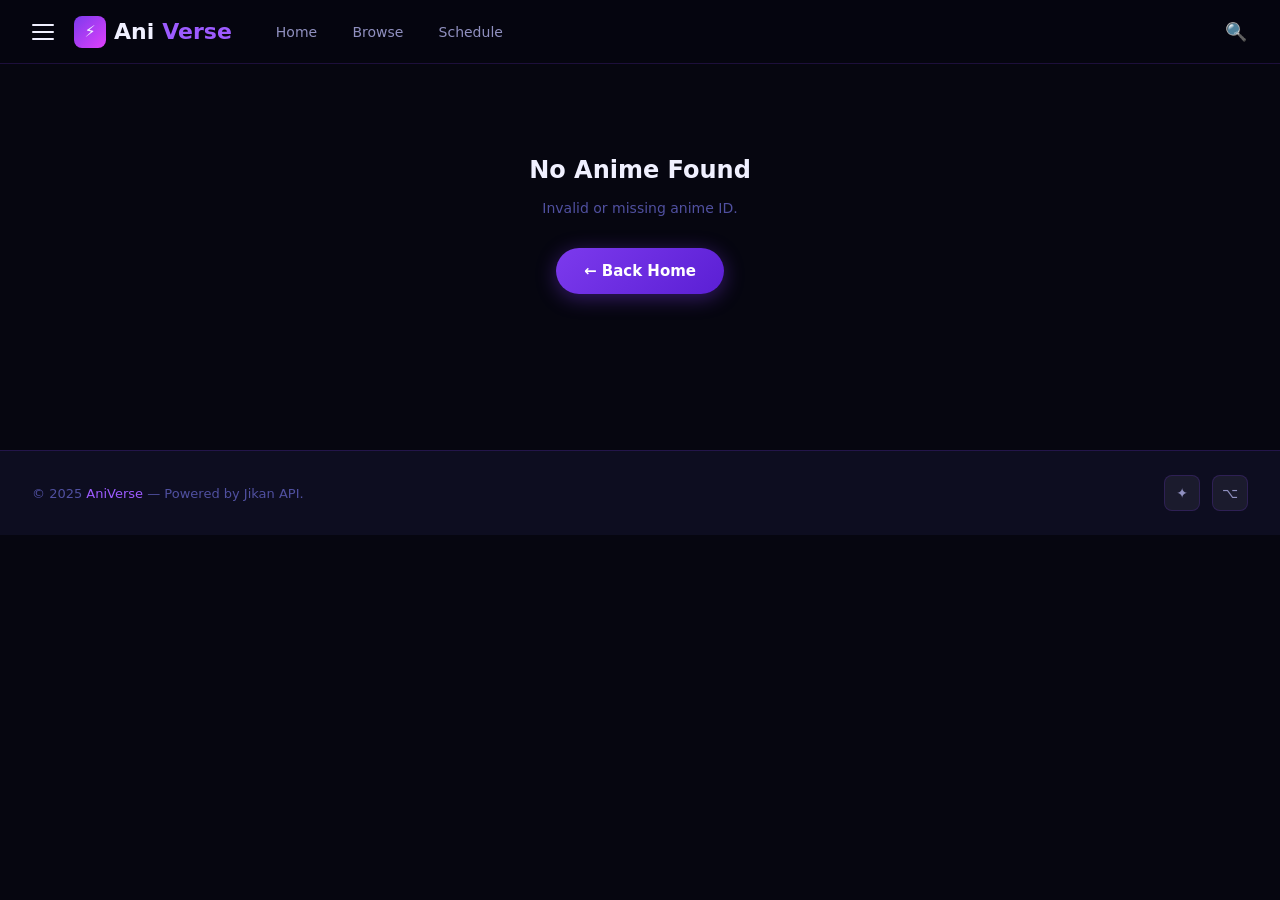
<file: anime.html>
<!DOCTYPE html>
<html lang="en">
<head>
<meta charset="UTF-8">
<meta name="viewport" content="width=device-width, initial-scale=1.0, maximum-scale=5.0">
<title>Anime Details - AniVerse</title>
<meta name="description" content="Anime details, episodes, characters and more.">
<style>
:root {
  --bg-primary: #060610;
  --bg-secondary: #0d0d20;
  --bg-card: #111128;
  --bg-card-hover: #16163a;
  --accent: #7c3aed;
  --accent-bright: #9d5bff;
  --accent-glow: rgba(124, 58, 237, 0.4);
  --accent-secondary: #e040fb;
  --text-primary: #f0f0ff;
  --text-secondary: #9090c0;
  --text-muted: #5050a0;
  --border: rgba(124, 58, 237, 0.2);
  --border-bright: rgba(124, 58, 237, 0.5);
  --glass: rgba(255, 255, 255, 0.03);
  --glass-border: rgba(255, 255, 255, 0.06);
  --header-h: 64px;
  --radius: 12px;
  --radius-sm: 8px;
  --shadow-card: 0 8px 32px rgba(0,0,0,0.5);
  --shadow-glow: 0 0 20px var(--accent-glow);
}
*, *::before, *::after { box-sizing: border-box; margin: 0; padding: 0; }
html { overflow-x: hidden; max-width: 100%; scroll-behavior: smooth; }
body {
  font-family: 'Segoe UI', system-ui, -apple-system, sans-serif;
  background: var(--bg-primary);
  color: var(--text-primary);
  overflow-x: hidden;
  max-width: 100%;
  min-height: 100vh;
  -webkit-font-smoothing: antialiased;
}
img { max-width: 100%; height: auto; display: block; }
a { text-decoration: none; color: inherit; }
button { cursor: pointer; border: none; outline: none; background: none; font-family: inherit; }
::-webkit-scrollbar { width: 6px; height: 6px; }
::-webkit-scrollbar-track { background: var(--bg-secondary); }
::-webkit-scrollbar-thumb { background: var(--accent); border-radius: 3px; }

/* HEADER */
#header {
  position: fixed; top: 0; left: 0; right: 0;
  height: var(--header-h); z-index: 1000;
  display: flex; align-items: center;
  padding: 0 clamp(12px, 3vw, 24px); gap: 12px;
  background: rgba(6, 6, 16, 0.92);
  backdrop-filter: blur(20px);
  border-bottom: 1px solid var(--border);
  max-width: 100%;
}
.logo { display: flex; align-items: center; gap: 8px; font-size: clamp(16px, 2.5vw, 22px); font-weight: 800; white-space: nowrap; }
.logo-icon { width: 32px; height: 32px; background: linear-gradient(135deg, var(--accent), var(--accent-secondary)); border-radius: 8px; display: flex; align-items: center; justify-content: center; font-size: 16px; flex-shrink: 0; }
.logo span { color: var(--accent-bright); }
.header-spacer { flex: 1; }
.icon-btn { width: 40px; height: 40px; border-radius: 10px; display: flex; align-items: center; justify-content: center; color: var(--text-secondary); font-size: 18px; transition: all 0.2s; flex-shrink: 0; }
.icon-btn:hover { color: var(--text-primary); background: var(--glass-border); }
.hamburger { display: flex; flex-direction: column; gap: 5px; padding: 8px; border-radius: 8px; transition: background 0.2s; }
.hamburger:hover { background: var(--glass-border); }
.hamburger span { display: block; width: 22px; height: 2px; background: var(--text-primary); border-radius: 2px; }
.header-nav { display: flex; align-items: center; gap: clamp(4px, 1.5vw, 20px); margin-left: clamp(8px, 2vw, 24px); }
.header-nav a { font-size: clamp(12px, 1.2vw, 14px); color: var(--text-secondary); font-weight: 500; padding: 4px 8px; border-radius: 6px; transition: color 0.2s; white-space: nowrap; }
.header-nav a:hover { color: var(--text-primary); }
@media(max-width:768px) { .header-nav { display: none; } }

/* SIDEBAR */
#sidebar { position: fixed; top: 0; left: -280px; width: min(280px, 85vw); height: 100%; z-index: 1500; background: var(--bg-secondary); border-right: 1px solid var(--border); transition: left 0.35s; padding: 80px 20px 20px; overflow-y: auto; }
#sidebar.open { left: 0; }
#sidebar-overlay { position: fixed; inset: 0; z-index: 1400; background: rgba(0,0,0,0.6); opacity: 0; pointer-events: none; transition: opacity 0.3s; }
#sidebar-overlay.open { opacity: 1; pointer-events: all; }
.sidebar-nav { display: flex; flex-direction: column; gap: 4px; }
.sidebar-nav a { display: flex; align-items: center; gap: 12px; padding: 12px 16px; border-radius: 8px; color: var(--text-secondary); font-size: 15px; transition: all 0.2s; }
.sidebar-nav a:hover { color: var(--text-primary); background: var(--glass-border); }

/* SEARCH OVERLAY */
#search-overlay { position: fixed; inset: 0; z-index: 2000; background: rgba(6,6,16,0.95); backdrop-filter: blur(24px); display: flex; flex-direction: column; align-items: center; padding: clamp(60px,10vh,100px) clamp(12px,5vw,40px) 20px; opacity: 0; pointer-events: none; transition: opacity 0.3s; overflow-y: auto; overflow-x: hidden; max-width: 100vw; }
#search-overlay.open { opacity: 1; pointer-events: all; }
.search-close { position: absolute; top: 16px; right: 16px; width: 44px; height: 44px; border-radius: 50%; background: var(--glass-border); color: var(--text-secondary); font-size: 20px; display: flex; align-items: center; justify-content: center; transition: all 0.2s; }
.search-close:hover { background: var(--accent); color: white; }
.search-box-wrap { width: 100%; max-width: min(700px, calc(100vw - 24px)); position: relative; margin-bottom: 24px; }
.search-input-main { width: 100%; max-width: 100%; background: rgba(255,255,255,0.05); border: 1.5px solid var(--border-bright); border-radius: 16px; padding: clamp(12px,2vw,18px) clamp(16px,3vw,24px); padding-right: 56px; font-size: clamp(16px,2.5vw,20px); color: var(--text-primary); outline: none; font-family: inherit; box-sizing: border-box; }
.search-input-main:focus { border-color: var(--accent-bright); box-shadow: 0 0 0 3px var(--accent-glow); }
.search-input-main::placeholder { color: var(--text-muted); }
.search-go-btn { position: absolute; right: 12px; top: 50%; transform: translateY(-50%); width: 40px; height: 40px; border-radius: 10px; background: var(--accent); color: white; font-size: 18px; display: flex; align-items: center; justify-content: center; }
.search-go-btn:hover { background: var(--accent-bright); }
#search-suggestions { width: 100%; max-width: min(700px, calc(100vw - 24px)); display: grid; grid-template-columns: repeat(auto-fill, minmax(min(160px, 45vw), 1fr)); gap: 12px; max-height: 60vh; overflow-y: auto; overflow-x: hidden; }
.sugg-card { background: var(--bg-card); border: 1px solid var(--border); border-radius: var(--radius); overflow: hidden; cursor: pointer; transition: all 0.2s; }
.sugg-card:hover { border-color: var(--accent); transform: translateY(-2px); }
.sugg-card img { width: 100%; aspect-ratio: 3/4; object-fit: cover; }
.sugg-info { padding: 8px; }
.sugg-title { font-size: 12px; font-weight: 600; white-space: nowrap; overflow: hidden; text-overflow: ellipsis; }
.sugg-score { font-size: 11px; color: var(--accent-bright); margin-top: 2px; }

/* SKELETON */
@keyframes shimmer { 0% { background-position: -400px 0; } 100% { background-position: 400px 0; } }
.skeleton { background: linear-gradient(90deg, var(--bg-card) 25%, var(--bg-card-hover) 50%, var(--bg-card) 75%); background-size: 800px 100%; animation: shimmer 1.5s infinite; border-radius: var(--radius); }

/* MAIN WRAPPER */
.page-wrap { max-width: 100%; overflow-x: hidden; }

/* BANNER */
.detail-banner {
  position: relative;
  width: 100%;
  height: clamp(200px, 35vw, 420px);
  overflow: hidden;
  margin-top: var(--header-h);
}
.banner-img {
  width: 100%; height: 100%;
  object-fit: cover;
  object-position: center 20%;
  filter: brightness(0.4);
}
.banner-overlay {
  position: absolute; inset: 0;
  background: linear-gradient(to top, var(--bg-primary) 0%, rgba(6,6,16,0.3) 60%, transparent 100%);
}
.banner-skeleton { width: 100%; height: 100%; }

/* DETAIL MAIN */
.detail-main {
  padding: clamp(16px, 3vw, 40px);
  max-width: min(1200px, 100%);
  margin: 0 auto;
  overflow-x: hidden;
}

/* TOP SECTION — poster + info */
.detail-top {
  display: flex;
  flex-wrap: wrap;
  gap: clamp(16px, 3vw, 36px);
  margin-top: clamp(-80px, -8vw, -120px);
  position: relative;
  z-index: 2;
  align-items: flex-end;
}

.detail-poster-wrap {
  flex: 0 0 clamp(120px, 18vw, 200px);
  width: clamp(120px, 18vw, 200px);
  max-width: 200px;
}
.detail-poster {
  width: 100%;
  aspect-ratio: 3/4;
  object-fit: cover;
  border-radius: var(--radius);
  box-shadow: 0 12px 40px rgba(0,0,0,0.7), 0 0 30px var(--accent-glow);
  border: 2px solid var(--border-bright);
}
.poster-skeleton { width: 100%; aspect-ratio: 3/4; }

.detail-info {
  flex: 1;
  min-width: 0;
  padding-bottom: 8px;
}
.detail-title {
  font-size: clamp(20px, 4vw, 40px);
  font-weight: 800;
  line-height: 1.15;
  letter-spacing: -0.5px;
  word-break: break-word;
  margin-bottom: 8px;
  text-shadow: 0 2px 20px rgba(0,0,0,0.5);
}
.detail-alt-title {
  font-size: clamp(12px, 1.5vw, 15px);
  color: var(--text-secondary);
  margin-bottom: 16px;
  word-break: break-word;
}

.detail-stats {
  display: flex;
  flex-wrap: wrap;
  gap: 8px;
  margin-bottom: 16px;
}
.stat-chip {
  padding: 5px 12px;
  border-radius: 20px;
  font-size: clamp(11px, 1.2vw, 13px);
  font-weight: 600;
  white-space: nowrap;
}
.sc-score { background: rgba(250,200,0,0.15); color: #fac800; border: 1px solid rgba(250,200,0,0.3); }
.sc-rank { background: rgba(64,224,208,0.1); color: #40e0d0; border: 1px solid rgba(64,224,208,0.3); }
.sc-type { background: rgba(124,58,237,0.15); color: var(--accent-bright); border: 1px solid var(--border-bright); }
.sc-status { background: rgba(50,205,50,0.1); color: #32cd32; border: 1px solid rgba(50,205,50,0.3); }
.sc-year { background: var(--glass-border); color: var(--text-secondary); border: 1px solid var(--border); }

.genres-row {
  display: flex;
  flex-wrap: wrap;
  gap: 6px;
  margin-bottom: 20px;
}
.genre-tag {
  padding: 4px 12px;
  background: rgba(124,58,237,0.1);
  border: 1px solid var(--border);
  border-radius: 20px;
  font-size: 12px;
  color: var(--text-secondary);
  cursor: pointer;
  transition: all 0.2s;
}
.genre-tag:hover { background: var(--accent); border-color: var(--accent); color: white; }

.action-btns {
  display: flex;
  flex-wrap: wrap;
  gap: 10px;
}
.btn-primary {
  display: inline-flex; align-items: center; gap: 8px;
  padding: clamp(10px,1.5vw,14px) clamp(20px,3vw,28px);
  background: linear-gradient(135deg, var(--accent), #5b1fd4);
  border-radius: 50px;
  font-size: clamp(13px,1.3vw,15px);
  font-weight: 700; color: white;
  transition: all 0.3s;
  box-shadow: 0 4px 20px var(--accent-glow);
  white-space: nowrap;
}
.btn-primary:hover { transform: translateY(-2px); box-shadow: 0 8px 30px var(--accent-glow); }
.btn-secondary {
  display: inline-flex; align-items: center; gap: 8px;
  padding: clamp(10px,1.5vw,14px) clamp(20px,3vw,28px);
  background: rgba(255,255,255,0.06);
  border: 1.5px solid rgba(255,255,255,0.12);
  border-radius: 50px;
  font-size: clamp(13px,1.3vw,15px);
  font-weight: 600; color: var(--text-primary);
  transition: all 0.3s;
  white-space: nowrap;
}
.btn-secondary:hover { background: rgba(255,255,255,0.1); border-color: var(--accent); }

/* DETAIL BODY */
.detail-body {
  display: grid;
  grid-template-columns: 1fr clamp(220px, 28%, 320px);
  gap: clamp(16px, 3vw, 32px);
  margin-top: clamp(24px, 4vw, 40px);
  overflow-x: hidden;
  max-width: 100%;
}
@media (max-width: 900px) {
  .detail-body { grid-template-columns: 1fr; }
}

/* SYNOPSIS */
.section-block {
  background: var(--bg-card);
  border: 1px solid var(--border);
  border-radius: var(--radius);
  padding: clamp(16px, 2.5vw, 24px);
  margin-bottom: clamp(16px, 2vw, 24px);
  overflow: hidden;
  max-width: 100%;
}
.block-title {
  font-size: clamp(14px, 1.8vw, 18px);
  font-weight: 700;
  margin-bottom: 14px;
  display: flex;
  align-items: center;
  gap: 8px;
}
.block-title::before {
  content: '';
  display: block;
  width: 3px; height: 18px;
  background: linear-gradient(to bottom, var(--accent), var(--accent-secondary));
  border-radius: 2px;
  flex-shrink: 0;
}

.synopsis-text {
  font-size: clamp(13px, 1.4vw, 15px);
  color: var(--text-secondary);
  line-height: 1.7;
  word-break: break-word;
}
.synopsis-text.clamped {
  display: -webkit-box;
  -webkit-line-clamp: 4;
  -webkit-box-orient: vertical;
  overflow: hidden;
}
.read-more-btn {
  color: var(--accent-bright);
  font-size: 13px;
  font-weight: 600;
  margin-top: 8px;
  padding: 0;
  background: none;
  cursor: pointer;
  border: none;
}
.read-more-btn:hover { text-decoration: underline; }

/* TRAILER */
.trailer-wrap {
  position: relative;
  width: 100%;
  aspect-ratio: 16/9;
  border-radius: var(--radius);
  overflow: hidden;
  background: #000;
  max-width: 100%;
}
.trailer-wrap iframe {
  position: absolute; inset: 0;
  width: 100%; height: 100%;
  border: none;
}

/* EPISODES */
.episode-list {
  display: grid;
  grid-template-columns: repeat(auto-fill, minmax(min(60px, 18%), 1fr));
  gap: 8px;
  max-height: 300px;
  overflow-y: auto;
  overflow-x: hidden;
}
.ep-btn {
  aspect-ratio: 1;
  border-radius: var(--radius-sm);
  background: var(--bg-secondary);
  border: 1px solid var(--border);
  color: var(--text-secondary);
  font-size: clamp(11px, 1.2vw, 13px);
  font-weight: 600;
  display: flex;
  align-items: center;
  justify-content: center;
  cursor: pointer;
  transition: all 0.2s;
  min-width: 0;
}
.ep-btn:hover, .ep-btn.active {
  background: var(--accent);
  border-color: var(--accent);
  color: white;
  box-shadow: var(--shadow-glow);
}

/* INFO TABLE */
.info-table {
  width: 100%;
  border-collapse: collapse;
  overflow: hidden;
}
.info-table tr { border-bottom: 1px solid var(--border); }
.info-table tr:last-child { border-bottom: none; }
.info-table td {
  padding: 8px 4px;
  font-size: clamp(12px, 1.3vw, 14px);
  vertical-align: top;
}
.info-table td:first-child {
  color: var(--text-muted);
  font-weight: 600;
  width: 40%;
  white-space: nowrap;
  padding-right: 12px;
}
.info-table td:last-child {
  color: var(--text-secondary);
  word-break: break-word;
}

/* CHARACTERS */
.char-grid {
  display: grid;
  grid-template-columns: repeat(auto-fill, minmax(min(140px, 42vw), 1fr));
  gap: 12px;
  max-width: 100%;
  overflow-x: hidden;
}
.char-card {
  background: var(--bg-secondary);
  border: 1px solid var(--border);
  border-radius: var(--radius);
  overflow: hidden;
  display: flex;
  flex-direction: column;
  transition: all 0.2s;
}
.char-card:hover { border-color: var(--accent); transform: translateY(-3px); }
.char-img { width: 100%; aspect-ratio: 3/4; object-fit: cover; object-position: top; }
.char-name { padding: 8px; font-size: 12px; font-weight: 600; white-space: nowrap; overflow: hidden; text-overflow: ellipsis; }
.char-role { font-size: 10px; color: var(--text-muted); padding: 0 8px 8px; }

/* RECOMMENDATION SLIDER */
.rec-track {
  display: flex; gap: 12px;
  overflow-x: auto; overflow-y: hidden;
  scrollbar-width: none;
  -ms-overflow-style: none;
  -webkit-overflow-scrolling: touch;
  padding-bottom: 4px;
  max-width: 100%;
}
.rec-track::-webkit-scrollbar { display: none; }
.rec-card {
  flex: 0 0 clamp(110px, 13vw, 150px);
  width: clamp(110px, 13vw, 150px);
  background: var(--bg-card);
  border: 1px solid var(--border);
  border-radius: var(--radius);
  overflow: hidden;
  cursor: pointer;
  transition: all 0.2s;
  max-width: 150px;
}
.rec-card:hover { border-color: var(--accent); transform: translateY(-4px); box-shadow: var(--shadow-glow); }
.rec-card img { width: 100%; aspect-ratio: 3/4; object-fit: cover; }
.rec-card-title { padding: 8px; font-size: 11px; font-weight: 600; display: -webkit-box; -webkit-line-clamp: 2; -webkit-box-orient: vertical; overflow: hidden; }

/* FOOTER */
footer { border-top: 1px solid var(--border); padding: 24px clamp(16px,3vw,32px); display: flex; flex-wrap: wrap; align-items: center; justify-content: space-between; gap: 12px; background: var(--bg-secondary); }
.footer-credits { font-size: 13px; color: var(--text-muted); }
.footer-credits span { color: var(--accent-bright); }
.footer-socials { display: flex; gap: 12px; }
.footer-socials a { width: 36px; height: 36px; border-radius: 8px; background: var(--glass-border); border: 1px solid var(--border); color: var(--text-secondary); font-size: 14px; display: flex; align-items: center; justify-content: center; transition: all 0.2s; }
.footer-socials a:hover { background: var(--accent); color: white; }

@keyframes fadeIn { from { opacity: 0; transform: translateY(16px); } to { opacity: 1; transform: translateY(0); } }
.fade-in { animation: fadeIn 0.5s ease forwards; }

/* LOADING STATE */
#detail-loading {
  display: flex;
  flex-direction: column;
  align-items: center;
  justify-content: center;
  min-height: 60vh;
  gap: 16px;
  color: var(--text-muted);
}
.spinner {
  width: 48px; height: 48px;
  border: 3px solid var(--border);
  border-top-color: var(--accent);
  border-radius: 50%;
  animation: spin 0.9s linear infinite;
}
@keyframes spin { to { transform: rotate(360deg); } }

.error-page {
  display: flex;
  flex-direction: column;
  align-items: center;
  justify-content: center;
  min-height: 50vh;
  gap: 16px;
  color: var(--text-muted);
  text-align: center;
  padding: 40px 20px;
}
.error-page h2 { font-size: 24px; color: var(--text-primary); }
.error-page p { font-size: 14px; max-width: 400px; }
</style>
</head>
<body>

<!-- HEADER -->
<header id="header">
  <div style="display:flex;align-items:center;gap:12px;flex-shrink:0;">
    <button class="hamburger" id="hamburger-btn" aria-label="Open menu">
      <span></span><span></span><span></span>
    </button>
    <a href="index.html" class="logo">
      <div class="logo-icon">⚡</div>Ani<span>Verse</span>
    </a>
  </div>
  <nav class="header-nav">
    <a href="index.html">Home</a>
    <a href="search.html">Browse</a>
    <a href="schedule.html">Schedule</a>
  </nav>
  <div class="header-spacer"></div>
  <div style="display:flex;align-items:center;gap:8px;flex-shrink:0;">
    <button class="icon-btn" id="search-open-btn" aria-label="Search">🔍</button>
  </div>
</header>

<div id="sidebar-overlay"></div>
<nav id="sidebar">
  <div class="sidebar-nav">
    <a href="index.html">🏠 Home</a>
    <a href="search.html">🔍 Browse</a>
    <a href="schedule.html">📅 Schedule</a>
    <a href="creator.html">👤 About</a>
  </div>
</nav>

<div id="search-overlay">
  <button class="search-close" id="search-close-btn">✕</button>
  <div class="search-box-wrap">
    <input type="search" class="search-input-main" id="search-input-main" placeholder="Search anime..." autocomplete="off">
    <button class="search-go-btn" id="search-go-btn">→</button>
  </div>
  <div id="search-suggestions"></div>
</div>

<div class="page-wrap" id="page-wrap">
  <div id="detail-loading">
    <div class="spinner"></div>
    <span>Loading anime details…</span>
  </div>
</div>

<footer>
  <div class="footer-credits">© 2025 <span>AniVerse</span> — Powered by Jikan API.</div>
  <div class="footer-socials">
    <a href="creator.html">✦</a>
    <a href="https://github.com" target="_blank" rel="noopener">⌥</a>
  </div>
</footer>

<script>
'use strict';

const API_BASE = 'https://api.jikan.moe/v4';
const CACHE_TTL = 15 * 60 * 1000;

const Cache = {
  get(key) {
    try {
      const raw = localStorage.getItem('av_' + key);
      if (!raw) return null;
      const { ts, data } = JSON.parse(raw);
      if (Date.now() - ts > CACHE_TTL) { localStorage.removeItem('av_' + key); return null; }
      return data;
    } catch { return null; }
  },
  set(key, data) {
    try { localStorage.setItem('av_' + key, JSON.stringify({ ts: Date.now(), data })); } catch {}
  }
};

async function apiFetch(endpoint) {
  const key = 'anf_' + endpoint;
  const cached = Cache.get(key);
  if (cached) return cached;
  let lastErr;
  for (let i = 0; i < 3; i++) {
    if (i > 0) await new Promise(r => setTimeout(r, 1500 * i));
    try {
      const ctrl = new AbortController();
      const timer = setTimeout(() => ctrl.abort(), 12000);
      const res = await fetch(API_BASE + endpoint, { signal: ctrl.signal });
      clearTimeout(timer);
      if (!res.ok) throw new Error('HTTP ' + res.status);
      const json = await res.json();
      const data = json?.data ?? json ?? null;
      if (data) Cache.set(key, data);
      return data;
    } catch (e) { lastErr = e; }
  }
  return null;
}

function getIdFromURL() {
  return new URLSearchParams(window.location.search).get('id');
}

async function loadAnimeDetail() {
  const id = getIdFromURL();
  const wrap = document.getElementById('page-wrap');

  if (!id) {
    wrap.innerHTML = `<div class="error-page"><h2>No Anime Found</h2><p>Invalid or missing anime ID.</p><a href="index.html" class="btn-primary" style="margin-top:16px">← Back Home</a></div>`;
    return;
  }

  // Fetch in parallel
  const [anime, chars, recs] = await Promise.allSettled([
    apiFetch(`/anime/${id}/full`),
    apiFetch(`/anime/${id}/characters`),
    apiFetch(`/anime/${id}/recommendations`)
  ]);

  const data = anime.status === 'fulfilled' ? anime.value : null;

  if (!data) {
    wrap.innerHTML = `<div class="error-page"><h2>Failed to Load</h2><p>Could not load anime details. Please try again.</p><a href="index.html" class="btn-primary" style="margin-top:16px">← Back Home</a></div>`;
    return;
  }

  document.title = `${data.title_english || data.title || 'Anime'} - AniVerse`;

  const charData = chars.status === 'fulfilled' ? (chars.value || []) : [];
  const recData = recs.status === 'fulfilled' ? (recs.value || []) : [];

  const banner = data.images?.jpg?.large_image_url || data.images?.jpg?.image_url || '';
  const poster = data.images?.jpg?.large_image_url || data.images?.jpg?.image_url || '';
  const title = data.title_english || data.title || 'Unknown';
  const altTitle = data.title !== data.title_english ? (data.title || '') : '';
  const synopsis = data.synopsis || 'No synopsis available.';
  const score = data.score ? `★ ${data.score.toFixed(1)}` : 'N/A';
  const rank = data.rank ? `#${data.rank}` : 'N/A';
  const type = data.type || 'TV';
  const status = data.status || 'Unknown';
  const episodes = data.episodes || '?';
  const year = data.year || (data.aired?.from ? new Date(data.aired.from).getFullYear() : '');
  const genres = (data.genres || []).map(g => g.name);
  const studios = (data.studios || []).map(s => s.name).join(', ') || 'N/A';
  const duration = data.duration || 'N/A';
  const rating = data.rating || 'N/A';
  const source = data.source || 'N/A';
  const popularity = data.popularity ? `#${data.popularity}` : 'N/A';
  const airedStr = data.aired?.string || 'N/A';
  const trailerYt = data.trailer?.youtube_id;
  const totalEps = parseInt(data.episodes) || 0;

  // Build episode buttons
  const epBtns = totalEps > 0
    ? Array.from({ length: Math.min(totalEps, 200) }, (_, i) => i + 1).map(ep =>
        `<button class="ep-btn" data-ep="${ep}" onclick="goWatch(${id},${ep})">${ep}</button>`
      ).join('')
    : `<div style="color:var(--text-muted);font-size:13px;padding:12px 0">Episode list not available</div>`;

  // Characters
  const charCards = charData.slice(0, 12).map(c => {
    const ch = c.character || {};
    const img = ch.images?.jpg?.image_url || ch.images?.webp?.image_url || '';
    const name = ch.name || 'Unknown';
    const role = c.role || '';
    return `
      <div class="char-card">
        ${img ? `<img class="char-img" src="${img}" alt="${name}" loading="lazy" onerror="this.style.display='none'">` : '<div style="aspect-ratio:3/4;background:var(--bg-card)"></div>'}
        <div class="char-name">${name}</div>
        <div class="char-role">${role}</div>
      </div>`;
  }).join('');

  // Recommendations
  const recCards = recData.slice(0, 16).map(r => {
    const entry = r.entry || {};
    const rid = entry.mal_id || 0;
    const rtitle = (entry.title || 'Unknown').replace(/"/g,'&quot;');
    const rimg = entry.images?.jpg?.image_url || '';
    return `
      <div class="rec-card" onclick="goAnime(${rid})" title="${rtitle}">
        ${rimg ? `<img src="${rimg}" alt="${rtitle}" loading="lazy" onerror="this.style.display='none'">` : ''}
        <div class="rec-card-title">${rtitle}</div>
      </div>`;
  }).join('');

  wrap.innerHTML = `
    <section class="detail-banner">
      ${banner ? `<img class="banner-img" src="${banner}" alt="${title}" loading="lazy">` : `<div class="banner-img" style="background:var(--bg-secondary)"></div>`}
      <div class="banner-overlay"></div>
    </section>

    <div class="detail-main fade-in">
      <div class="detail-top">
        <div class="detail-poster-wrap">
          ${poster ? `<img class="detail-poster" src="${poster}" alt="${title}">` : ''}
        </div>
        <div class="detail-info">
          <h1 class="detail-title">${title}</h1>
          ${altTitle ? `<div class="detail-alt-title">${altTitle}</div>` : ''}
          <div class="detail-stats">
            <span class="stat-chip sc-score">${score}</span>
            <span class="stat-chip sc-rank">Rank ${rank}</span>
            <span class="stat-chip sc-type">${type}</span>
            <span class="stat-chip sc-status">${status}</span>
            ${year ? `<span class="stat-chip sc-year">${year}</span>` : ''}
          </div>
          <div class="genres-row">
            ${genres.map(g => `<span class="genre-tag">${g}</span>`).join('')}
          </div>
          <div class="action-btns">
            <a class="btn-primary" href="watch.html?id=${id}&ep=1">▶ Watch EP 1</a>
            <a class="btn-secondary" href="search.html?filter=bypopularity">Browse More</a>
          </div>
        </div>
      </div>

      <div class="detail-body">
        <!-- LEFT COLUMN -->
        <div>
          <!-- Synopsis -->
          <div class="section-block">
            <div class="block-title">Synopsis</div>
            <div class="synopsis-text clamped" id="synopsis-text">${synopsis}</div>
            <button class="read-more-btn" id="read-more-btn">Read More ▾</button>
          </div>

          <!-- Episodes -->
          <div class="section-block">
            <div class="block-title">Episodes <span style="color:var(--text-muted);font-weight:400;font-size:13px">(${episodes} total)</span></div>
            <div class="episode-list" id="ep-list">${epBtns}</div>
          </div>

          <!-- Characters -->
          ${charCards ? `
          <div class="section-block">
            <div class="block-title">Characters</div>
            <div class="char-grid">${charCards}</div>
          </div>` : ''}

          <!-- Recommendations -->
          ${recCards ? `
          <div class="section-block">
            <div class="block-title">Recommendations</div>
            <div class="rec-track">${recCards}</div>
          </div>` : ''}

          <!-- Trailer -->
          ${trailerYt ? `
          <div class="section-block">
            <div class="block-title">Trailer</div>
            <div class="trailer-wrap">
              <iframe src="https://www.youtube.com/embed/${trailerYt}" allowfullscreen allow="autoplay; encrypted-media" title="Anime trailer" loading="lazy"></iframe>
            </div>
          </div>` : ''}
        </div>

        <!-- RIGHT COLUMN — Info -->
        <div>
          <div class="section-block">
            <div class="block-title">Information</div>
            <table class="info-table">
              <tr><td>Type</td><td>${type}</td></tr>
              <tr><td>Episodes</td><td>${episodes}</td></tr>
              <tr><td>Status</td><td>${status}</td></tr>
              <tr><td>Aired</td><td>${airedStr}</td></tr>
              <tr><td>Studios</td><td>${studios}</td></tr>
              <tr><td>Source</td><td>${source}</td></tr>
              <tr><td>Duration</td><td>${duration}</td></tr>
              <tr><td>Rating</td><td>${rating}</td></tr>
              <tr><td>Score</td><td>${score}</td></tr>
              <tr><td>Rank</td><td>${rank}</td></tr>
              <tr><td>Popularity</td><td>${popularity}</td></tr>
            </table>
          </div>
        </div>
      </div>
    </div>
  `;

  // Synopsis toggle
  const synEl = document.getElementById('synopsis-text');
  const rmBtn = document.getElementById('read-more-btn');
  if (rmBtn && synEl) {
    rmBtn.addEventListener('click', () => {
      const expanded = synEl.classList.toggle('clamped');
      rmBtn.textContent = expanded ? 'Read Less ▴' : 'Read More ▾';
      // Toggle direction was backwards, fix:
      if (!synEl.classList.contains('clamped')) {
        rmBtn.textContent = 'Read Less ▴';
      } else {
        rmBtn.textContent = 'Read More ▾';
      }
    });
  }
}

function goWatch(id, ep) {
  window.location.href = `watch.html?id=${id}&ep=${ep}`;
}
function goAnime(id) {
  window.location.href = `anime.html?id=${id}`;
}

// Header/sidebar/search — shared logic
const sidebar = document.getElementById('sidebar');
const sidebarOverlay = document.getElementById('sidebar-overlay');
const hamburger = document.getElementById('hamburger-btn');
const searchOverlay = document.getElementById('search-overlay');
const searchInput = document.getElementById('search-input-main');
const searchSugg = document.getElementById('search-suggestions');

function openSidebar() { sidebar?.classList.add('open'); sidebarOverlay?.classList.add('open'); document.body.style.overflow = 'hidden'; }
function closeSidebar() { sidebar?.classList.remove('open'); sidebarOverlay?.classList.remove('open'); document.body.style.overflow = ''; }
hamburger?.addEventListener('click', () => sidebar?.classList.contains('open') ? closeSidebar() : openSidebar());
sidebarOverlay?.addEventListener('click', closeSidebar);

function openSearch() { searchOverlay?.classList.add('open'); document.body.style.overflow = 'hidden'; setTimeout(() => searchInput?.focus(), 100); }
function closeSearch() { searchOverlay?.classList.remove('open'); document.body.style.overflow = ''; if (searchInput) searchInput.value = ''; if (searchSugg) searchSugg.innerHTML = ''; }
document.getElementById('search-open-btn')?.addEventListener('click', openSearch);
document.getElementById('search-close-btn')?.addEventListener('click', closeSearch);
document.getElementById('search-go-btn')?.addEventListener('click', () => { const q = searchInput?.value?.trim(); if (q) window.location.href = `search.html?q=${encodeURIComponent(q)}`; });
searchOverlay?.addEventListener('click', e => { if (e.target === searchOverlay) closeSearch(); });
document.addEventListener('keydown', e => {
  if (e.key === 'Escape') { if (searchOverlay?.classList.contains('open')) closeSearch(); else if (sidebar?.classList.contains('open')) closeSidebar(); }
});

let st = null;
searchInput?.addEventListener('input', e => {
  clearTimeout(st);
  const q = e.target.value.trim();
  if (!q || q.length < 2) { searchSugg.innerHTML = ''; return; }
  st = setTimeout(async () => {
    const data = await apiFetch(`/anime?q=${encodeURIComponent(q)}&limit=10&sfw=true`);
    if (!data) return;
    searchSugg.innerHTML = data.map(a => {
      const aid = a.mal_id;
      const at = (a.title_english || a.title || '').replace(/"/g,'&quot;');
      const img = a.images?.jpg?.image_url || '';
      return `<div class="sugg-card" onclick="window.location.href='anime.html?id=${aid}'" tabindex="0"><img src="${img}" alt="${at}" loading="lazy" onerror="this.style.display='none'"><div class="sugg-info"><div class="sugg-title">${at}</div>${a.score ? `<div class="sugg-score">★ ${a.score.toFixed(1)}</div>` : ''}</div></div>`;
    }).join('');
  }, 350);
});
searchInput?.addEventListener('keydown', e => { if (e.key === 'Enter') { const q = searchInput.value.trim(); if (q) window.location.href = `search.html?q=${encodeURIComponent(q)}`; } });

document.addEventListener('DOMContentLoaded', loadAnimeDetail);
</script>
</body>
</html>
</file>
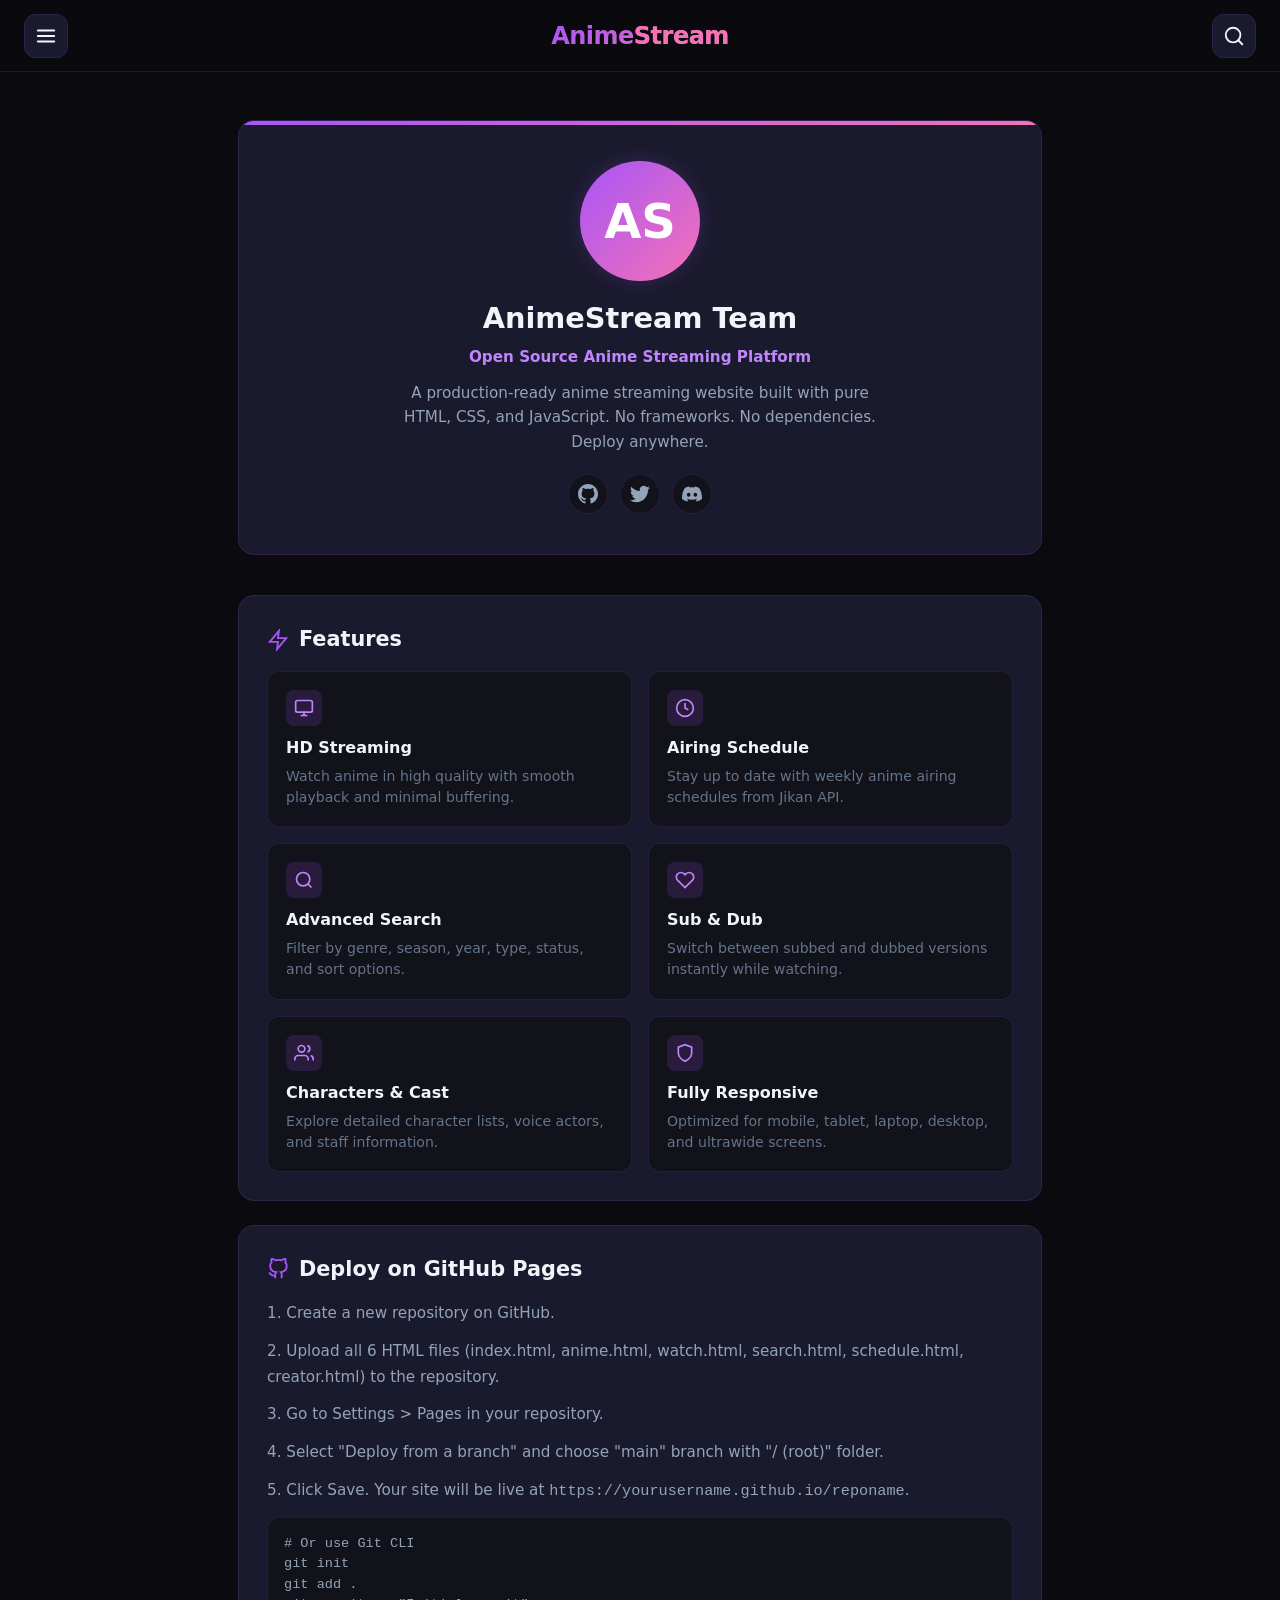
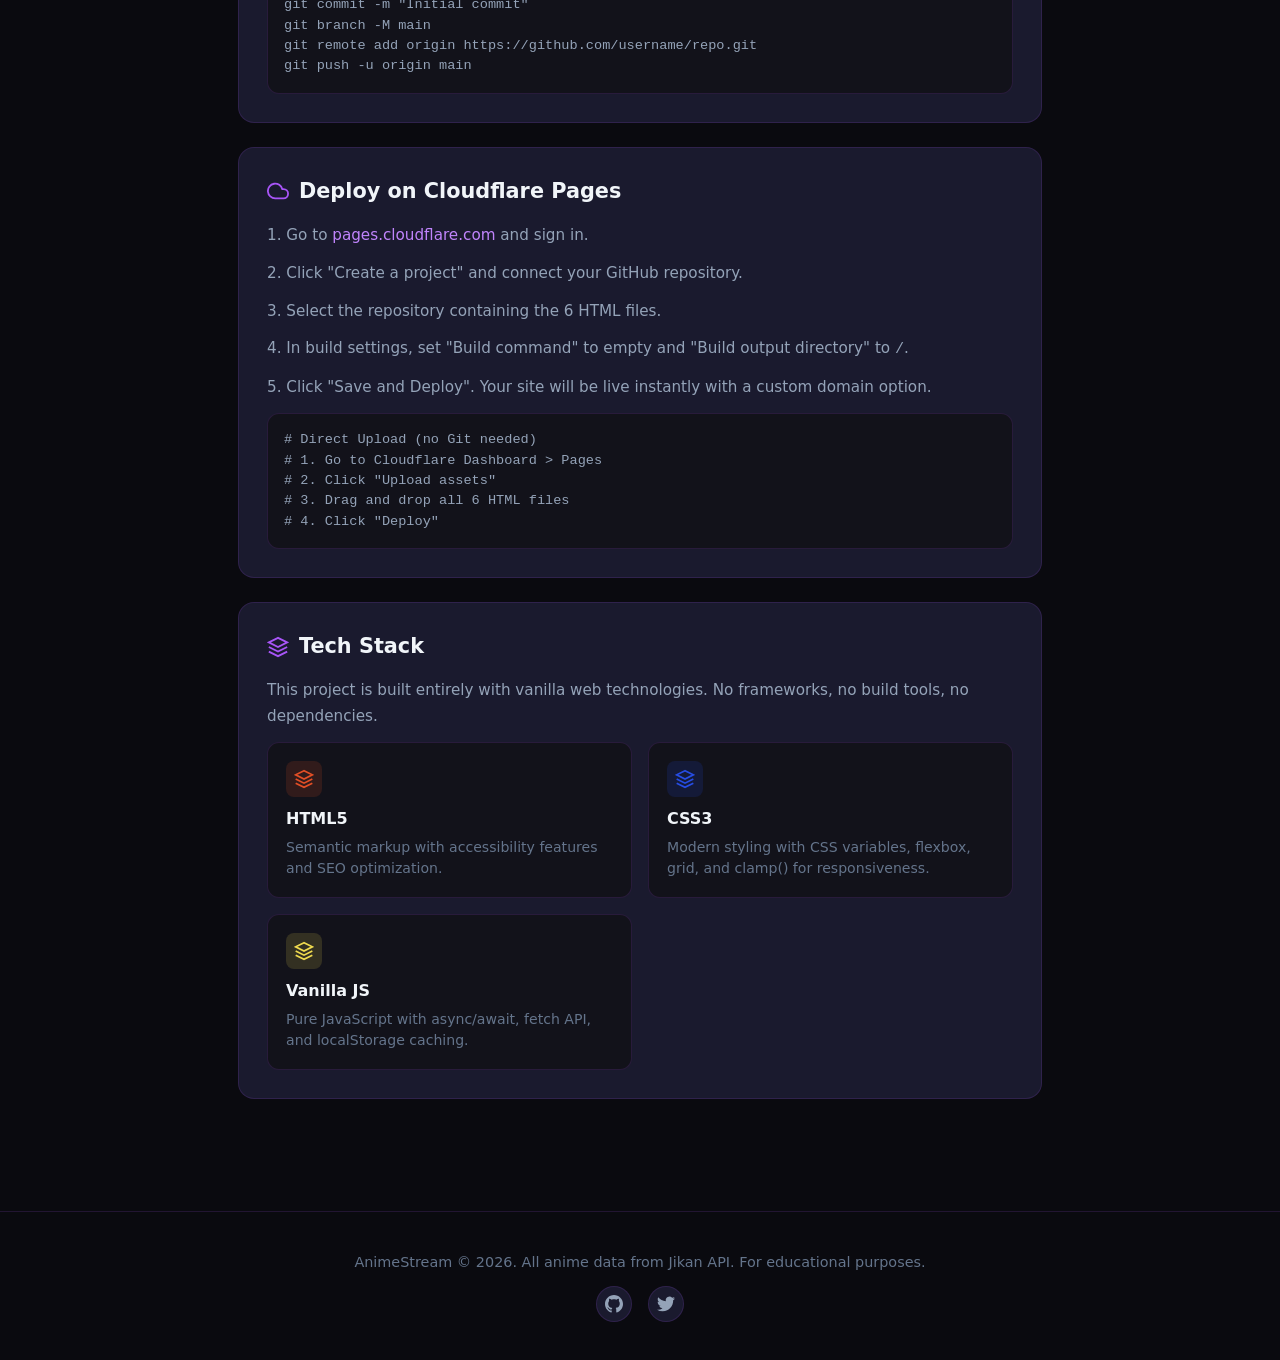
<file: creator.html>
<!DOCTYPE html>
<html lang="en">
<head>
<meta charset="UTF-8">
<meta name="viewport" content="width=device-width, initial-scale=1.0, maximum-scale=1.0, user-scalable=no">
<meta name="description" content="About AnimeStream - Developer info and deployment guides.">
<title>Creator - AnimeStream</title>
<style>
:root {
  --bg: #0a0a0f; --bg-elevated: #12121a; --bg-card: #1a1a2e; --bg-glass: rgba(26,26,46,0.85);
  --primary: #a855f7; --primary-light: #c084fc; --primary-dark: #7e22ce; --accent: #f472b6;
  --text: #f1f5f9; --text-muted: #94a3b8; --text-dim: #64748b;
  --border: rgba(168,85,247,0.15); --border-glow: rgba(168,85,247,0.3);
  --radius-sm: 8px; --radius-md: 12px; --radius-lg: 16px; --radius-xl: 24px;
  --shadow-sm: 0 2px 8px rgba(0,0,0,0.3); --shadow-md: 0 4px 20px rgba(0,0,0,0.4); --shadow-glow: 0 0 20px rgba(168,85,247,0.2);
  --transition-fast: 0.2s ease; --transition-normal: 0.3s ease; --transition-slow: 0.5s ease;
  --header-height: clamp(56px, 8vh, 72px);
}
*, *::before, *::after { box-sizing: border-box; margin: 0; padding: 0; }
html, body { overflow-x: hidden; max-width: 100%; }
html { scroll-behavior: smooth; -webkit-text-size-adjust: 100%; }
body { font-family: 'Segoe UI', system-ui, -apple-system, sans-serif; background: var(--bg); color: var(--text); min-height: 100vh; line-height: 1.5; -webkit-font-smoothing: antialiased; }
img { max-width: 100%; height: auto; display: block; }
a { text-decoration: none; color: inherit; }
button { border: none; background: none; cursor: pointer; font-family: inherit; color: inherit; }
ul, ol { list-style: none; }
::-webkit-scrollbar { width: 6px; height: 6px; }
::-webkit-scrollbar-track { background: var(--bg); }
::-webkit-scrollbar-thumb { background: var(--primary-dark); border-radius: 3px; }

/* Header */
.header { position: fixed; top: 0; left: 0; right: 0; height: var(--header-height); background: rgba(10,10,15,0.92); backdrop-filter: blur(20px); -webkit-backdrop-filter: blur(20px); border-bottom: 1px solid var(--border); z-index: 1000; display: flex; align-items: center; justify-content: space-between; padding: 0 clamp(12px, 3vw, 24px); }
.header-left, .header-right { display: flex; align-items: center; gap: clamp(8px, 2vw, 16px); flex-shrink: 0; }
.header-center { position: absolute; left: 50%; transform: translateX(-50%); display: flex; align-items: center; }
.logo { font-size: clamp(1.1rem, 2.5vw, 1.5rem); font-weight: 800; background: linear-gradient(135deg, var(--primary), var(--accent)); -webkit-background-clip: text; -webkit-text-fill-color: transparent; background-clip: text; white-space: nowrap; letter-spacing: -0.5px; }
.logo span { color: var(--accent); -webkit-text-fill-color: var(--accent); }
.menu-btn, .search-btn { width: clamp(36px, 5vw, 44px); height: clamp(36px, 5vw, 44px); display: flex; align-items: center; justify-content: center; border-radius: var(--radius-md); background: var(--bg-card); border: 1px solid var(--border); color: var(--text); transition: var(--transition-fast); flex-shrink: 0; touch-action: manipulation; -webkit-tap-highlight-color: transparent; }
.menu-btn:hover, .search-btn:hover { background: var(--primary-dark); border-color: var(--primary); box-shadow: var(--shadow-glow); }
.menu-btn svg, .search-btn svg { width: clamp(18px, 2.5vw, 22px); height: clamp(18px, 2.5vw, 22px); }

/* Sidebar */
.sidebar-overlay { position: fixed; inset: 0; background: rgba(0,0,0,0.7); z-index: 1001; opacity: 0; visibility: hidden; transition: var(--transition-normal); }
.sidebar-overlay.active { opacity: 1; visibility: visible; }
.sidebar { position: fixed; top: 0; left: 0; width: min(280px, 80vw); height: 100vh; height: 100dvh; background: var(--bg-elevated); border-right: 1px solid var(--border); z-index: 1002; transform: translateX(-100%); transition: transform var(--transition-normal); overflow-y: auto; padding: var(--header-height) 0 0 0; }
.sidebar.active { transform: translateX(0); }
.sidebar-nav { padding: 16px; }
.sidebar-nav a { display: flex; align-items: center; gap: 12px; padding: 12px 16px; border-radius: var(--radius-md); color: var(--text-muted); font-size: 0.95rem; transition: var(--transition-fast); margin-bottom: 4px; }
.sidebar-nav a:hover, .sidebar-nav a.active { background: var(--bg-card); color: var(--primary-light); }
.sidebar-nav svg { width: 20px; height: 20px; flex-shrink: 0; }

/* Search Overlay */
.search-overlay { position: fixed; inset: 0; background: rgba(10,10,15,0.97); backdrop-filter: blur(30px); -webkit-backdrop-filter: blur(30px); z-index: 1003; opacity: 0; visibility: hidden; transition: var(--transition-normal); display: flex; flex-direction: column; align-items: center; padding: var(--header-height) clamp(12px, 3vw, 24px) 24px; max-width: 100%; overflow-x: hidden; }
.search-overlay.active { opacity: 1; visibility: visible; }
.search-container { width: 100%; max-width: min(700px, 100%); position: relative; }
.search-input-wrap { display: flex; align-items: center; gap: 12px; background: var(--bg-card); border: 1px solid var(--border); border-radius: var(--radius-xl); padding: clamp(10px, 2vw, 14px) clamp(16px, 3vw, 24px); transition: var(--transition-fast); width: 100%; }
.search-input-wrap:focus-within { border-color: var(--primary); box-shadow: var(--shadow-glow); }
.search-input-wrap svg { width: 20px; height: 20px; color: var(--text-muted); flex-shrink: 0; }
.search-input { flex: 1; background: none; border: none; color: var(--text); font-size: clamp(0.95rem, 2vw, 1.1rem); outline: none; min-width: 0; }
.search-input::placeholder { color: var(--text-dim); }
.search-close { width: 36px; height: 36px; display: flex; align-items: center; justify-content: center; border-radius: 50%; background: var(--bg-elevated); color: var(--text-muted); flex-shrink: 0; transition: var(--transition-fast); }
.search-close:hover { background: var(--primary-dark); color: var(--text); }
.search-results { width: 100%; max-width: min(700px, 100%); margin-top: 16px; max-height: calc(100dvh - var(--header-height) - 100px); overflow-y: auto; overflow-x: hidden; border-radius: var(--radius-lg); }
.search-suggestion { display: flex; align-items: center; gap: 12px; padding: 10px 16px; border-radius: var(--radius-md); cursor: pointer; transition: var(--transition-fast); overflow: hidden; }
.search-suggestion:hover { background: var(--bg-card); }
.search-suggestion img { width: 40px; height: 56px; border-radius: var(--radius-sm); object-fit: cover; flex-shrink: 0; }
.search-suggestion-info { min-width: 0; }
.search-suggestion-title { font-size: 0.9rem; font-weight: 600; color: var(--text); white-space: nowrap; overflow: hidden; text-overflow: ellipsis; }
.search-suggestion-meta { font-size: 0.75rem; color: var(--text-dim); white-space: nowrap; overflow: hidden; text-overflow: ellipsis; }
.search-empty, .search-loading { text-align: center; padding: 40px 20px; color: var(--text-muted); }

/* Creator Page */
.creator-page { margin-top: var(--header-height); padding: clamp(24px, 4vw, 48px) clamp(16px, 4vw, 48px); max-width: 900px; margin-left: auto; margin-right: auto; }

/* Developer Card */
.dev-card { background: var(--bg-card); border: 1px solid var(--border); border-radius: var(--radius-lg); padding: clamp(24px, 4vw, 40px); text-align: center; margin-bottom: clamp(24px, 4vw, 40px); position: relative; overflow: hidden; }
.dev-card::before { content: ''; position: absolute; top: 0; left: 0; right: 0; height: 4px; background: linear-gradient(90deg, var(--primary), var(--accent)); }
.dev-avatar { width: clamp(80px, 15vw, 120px); height: clamp(80px, 15vw, 120px); border-radius: 50%; background: linear-gradient(135deg, var(--primary), var(--accent)); display: flex; align-items: center; justify-content: center; margin: 0 auto 16px; font-size: clamp(2rem, 4vw, 3rem); font-weight: 800; color: white; box-shadow: var(--shadow-glow); }
.dev-name { font-size: clamp(1.3rem, 3vw, 1.8rem); font-weight: 800; margin-bottom: 6px; }
.dev-role { font-size: clamp(0.85rem, 1.3vw, 0.95rem); color: var(--primary-light); font-weight: 600; margin-bottom: 12px; }
.dev-desc { font-size: clamp(0.85rem, 1.3vw, 0.95rem); color: var(--text-muted); line-height: 1.6; max-width: 500px; margin: 0 auto 20px; }
.dev-social { display: flex; justify-content: center; gap: 12px; }
.dev-social a { width: 40px; height: 40px; display: flex; align-items: center; justify-content: center; border-radius: 50%; background: var(--bg-elevated); border: 1px solid var(--border); color: var(--text-muted); transition: var(--transition-fast); }
.dev-social a:hover { background: var(--primary-dark); color: var(--text); border-color: var(--primary); box-shadow: var(--shadow-glow); }
.dev-social svg { width: 20px; height: 20px; }

/* Section */
.section-card { background: var(--bg-card); border: 1px solid var(--border); border-radius: var(--radius-lg); padding: clamp(20px, 3vw, 28px); margin-bottom: clamp(16px, 2.5vw, 24px); }
.section-title { font-size: clamp(1.1rem, 2.2vw, 1.3rem); font-weight: 700; margin-bottom: clamp(12px, 2vw, 16px); display: flex; align-items: center; gap: 10px; }
.section-title svg { width: 22px; height: 22px; color: var(--primary); }
.section-text { font-size: clamp(0.85rem, 1.3vw, 0.95rem); color: var(--text-muted); line-height: 1.7; margin-bottom: 12px; }
.section-text:last-child { margin-bottom: 0; }

/* Code Block */
.code-block { background: var(--bg-elevated); border: 1px solid var(--border); border-radius: var(--radius-md); padding: clamp(12px, 2vw, 16px); font-family: 'Consolas', 'Monaco', monospace; font-size: clamp(0.75rem, 1.1vw, 0.85rem); color: var(--text-muted); overflow-x: auto; white-space: pre-wrap; word-break: break-word; margin-top: 12px; }

/* Feature List */
.feature-list { display: grid; grid-template-columns: repeat(auto-fit, minmax(clamp(220px, 30vw, 280px), 1fr)); gap: clamp(12px, 2vw, 16px); }
.feature-item { background: var(--bg-elevated); border: 1px solid var(--border); border-radius: var(--radius-md); padding: clamp(14px, 2vw, 18px); transition: var(--transition-fast); }
.feature-item:hover { border-color: var(--primary); box-shadow: var(--shadow-glow); }
.feature-item-icon { width: 36px; height: 36px; display: flex; align-items: center; justify-content: center; border-radius: var(--radius-sm); background: rgba(168,85,247,0.15); color: var(--primary-light); margin-bottom: 10px; }
.feature-item-icon svg { width: 20px; height: 20px; }
.feature-item-title { font-size: clamp(0.9rem, 1.4vw, 1rem); font-weight: 700; margin-bottom: 6px; }
.feature-item-desc { font-size: clamp(0.78rem, 1.1vw, 0.88rem); color: var(--text-dim); line-height: 1.5; }

/* Footer */
.footer { border-top: 1px solid var(--border); padding: clamp(24px, 4vw, 40px) clamp(16px, 3vw, 24px); text-align: center; margin-top: clamp(20px, 4vw, 40px); }
.footer-text { font-size: clamp(0.8rem, 1.2vw, 0.9rem); color: var(--text-dim); margin-bottom: 12px; }
.footer-social { display: flex; justify-content: center; gap: 16px; }
.footer-social a { width: 36px; height: 36px; display: flex; align-items: center; justify-content: center; border-radius: 50%; background: var(--bg-card); border: 1px solid var(--border); color: var(--text-muted); transition: var(--transition-fast); }
.footer-social a:hover { background: var(--primary-dark); color: var(--text); border-color: var(--primary); }
.footer-social svg { width: 18px; height: 18px; }
</style>
<base target="_blank">
</head>
<body>

<header class="header">
  <div class="header-left">
    <button class="menu-btn" id="menuBtn" aria-label="Open menu"><svg viewBox="0 0 24 24" fill="none" stroke="currentColor" stroke-width="2" stroke-linecap="round"><line x1="3" y1="6" x2="21" y2="6"/><line x1="3" y1="12" x2="21" y2="12"/><line x1="3" y1="18" x2="21" y2="18"/></svg></button>
  </div>
  <div class="header-center"><a href="index.html" class="logo">Anime<span>Stream</span></a></div>
  <div class="header-right">
    <button class="search-btn" id="searchBtn" aria-label="Search"><svg viewBox="0 0 24 24" fill="none" stroke="currentColor" stroke-width="2" stroke-linecap="round"><circle cx="11" cy="11" r="8"/><line x1="21" y1="21" x2="16.65" y2="16.65"/></svg></button>
  </div>
</header>

<div class="sidebar-overlay" id="sidebarOverlay"></div>
<aside class="sidebar" id="sidebar">
  <nav class="sidebar-nav">
    <a href="index.html"><svg viewBox="0 0 24 24" fill="none" stroke="currentColor" stroke-width="2"><path d="M3 9l9-7 9 7v11a2 2 0 0 1-2 2H5a2 2 0 0 1-2-2z"/><polyline points="9 22 9 12 15 12 15 22"/></svg>Home</a>
    <a href="search.html"><svg viewBox="0 0 24 24" fill="none" stroke="currentColor" stroke-width="2"><circle cx="11" cy="11" r="8"/><line x1="21" y1="21" x2="16.65" y2="16.65"/></svg>Search</a>
    <a href="schedule.html"><svg viewBox="0 0 24 24" fill="none" stroke="currentColor" stroke-width="2"><rect x="3" y="4" width="18" height="18" rx="2"/><line x1="16" y1="2" x2="16" y2="6"/><line x1="8" y1="2" x2="8" y2="6"/><line x1="3" y1="10" x2="21" y2="10"/></svg>Schedule</a>
    <a href="creator.html" class="active"><svg viewBox="0 0 24 24" fill="none" stroke="currentColor" stroke-width="2"><path d="M20 21v-2a4 4 0 0 0-4-4H8a4 4 0 0 0-4 4v2"/><circle cx="12" cy="7" r="4"/></svg>Creator</a>
  </nav>
</aside>

<div class="search-overlay" id="searchOverlay">
  <div class="search-container">
    <div class="search-input-wrap">
      <svg viewBox="0 0 24 24" fill="none" stroke="currentColor" stroke-width="2"><circle cx="11" cy="11" r="8"/><line x1="21" y1="21" x2="16.65" y2="16.65"/></svg>
      <input type="text" class="search-input" id="searchInput" placeholder="Search anime..." autocomplete="off">
      <button class="search-close" id="searchClose"><svg viewBox="0 0 24 24" fill="none" stroke="currentColor" stroke-width="2"><line x1="18" y1="6" x2="6" y2="18"/><line x1="6" y1="6" x2="18" y2="18"/></svg></button>
    </div>
  </div>
  <div class="search-results" id="searchResults"></div>
</div>

<div class="creator-page">
  <!-- Developer Card -->
  <div class="dev-card">
    <div class="dev-avatar">AS</div>
    <h1 class="dev-name">AnimeStream Team</h1>
    <p class="dev-role">Open Source Anime Streaming Platform</p>
    <p class="dev-desc">A production-ready anime streaming website built with pure HTML, CSS, and JavaScript. No frameworks. No dependencies. Deploy anywhere.</p>
    <div class="dev-social">
      <a href="#" aria-label="GitHub"><svg viewBox="0 0 24 24" fill="currentColor"><path d="M12 0c-6.626 0-12 5.373-12 12 0 5.302 3.438 9.8 8.207 11.387.599.111.793-.261.793-.577v-2.234c-3.338.726-4.033-1.416-4.033-1.416-.546-1.387-1.333-1.756-1.333-1.756-1.089-.745.083-.729.083-.729 1.205.084 1.839 1.237 1.839 1.237 1.07 1.834 2.807 1.304 3.492.997.107-.775.418-1.305.762-1.604-2.665-.305-5.467-1.334-5.467-5.931 0-1.311.469-2.381 1.236-3.221-.124-.303-.535-1.524.117-3.176 0 0 1.008-.322 3.301 1.23.957-.266 1.983-.399 3.003-.404 1.02.005 2.047.138 3.006.404 2.291-1.552 3.297-1.23 3.297-1.23.653 1.653.242 2.874.118 3.176.77.84 1.235 1.911 1.235 3.221 0 4.609-2.807 5.624-5.479 5.921.43.372.823 1.102.823 2.222v3.293c0 .319.192.694.801.576 4.765-1.589 8.199-6.086 8.199-11.386 0-6.627-5.373-12-12-12z"/></svg></a>
      <a href="#" aria-label="Twitter"><svg viewBox="0 0 24 24" fill="currentColor"><path d="M23.953 4.57a10 10 0 01-2.825.775 4.958 4.958 0 002.163-2.723c-.951.555-2.005.959-3.127 1.184a4.92 4.92 0 00-8.384 4.482C7.69 8.095 4.067 6.13 1.64 3.162a4.822 4.822 0 00-.666 2.475c0 1.71.87 3.213 2.188 4.096a4.904 4.904 0 01-2.228-.616v.06a4.923 4.923 0 003.946 4.84 4.996 4.996 0 01-2.212.085 4.936 4.936 0 004.604 3.417 9.867 9.867 0 01-6.102 2.105c-.39 0-.779-.023-1.17-.067a13.995 13.995 0 007.557 2.209c9.053 0 13.998-7.496 13.998-13.985 0-.21 0-.42-.015-.63A9.935 9.935 0 0024 4.59z"/></svg></a>
      <a href="#" aria-label="Discord"><svg viewBox="0 0 24 24" fill="currentColor"><path d="M20.317 4.37a19.791 19.791 0 00-4.885-1.515.074.074 0 00-.079.037c-.21.375-.444.864-.608 1.25a18.27 18.27 0 00-5.487 0 12.64 12.64 0 00-.617-1.25.077.077 0 00-.079-.037A19.736 19.736 0 003.677 4.37a.07.07 0 00-.032.027C.533 9.046-.32 13.58.099 18.057a.082.082 0 00.031.057 19.9 19.9 0 005.993 3.03.078.078 0 00.084-.028 14.09 14.09 0 001.226-1.994.076.076 0 00-.041-.106 13.107 13.107 0 01-1.872-.892.077.077 0 01-.008-.128 10.2 10.2 0 00.372-.292.074.074 0 01.077-.01c3.928 1.793 8.18 1.793 12.062 0a.074.074 0 01.078.01c.12.098.246.198.373.292a.077.077 0 01-.006.127 12.299 12.299 0 01-1.873.892.077.077 0 00-.041.107c.36.698.772 1.362 1.225 1.993a.076.076 0 00.084.028 19.839 19.839 0 006.002-3.03.077.077 0 00.032-.054c.5-5.177-.838-9.674-3.549-13.66a.061.061 0 00-.031-.03zM8.02 15.33c-1.183 0-2.157-1.085-2.157-2.419 0-1.333.956-2.419 2.157-2.419 1.21 0 2.176 1.096 2.157 2.42 0 1.333-.956 2.418-2.157 2.418zm7.975 0c-1.183 0-2.157-1.085-2.157-2.419 0-1.333.955-2.419 2.157-2.419 1.21 0 2.176 1.096 2.157 2.42 0 1.333-.946 2.418-2.157 2.418z"/></svg></a>
    </div>
  </div>

  <!-- Features -->
  <div class="section-card">
    <h2 class="section-title"><svg viewBox="0 0 24 24" fill="none" stroke="currentColor" stroke-width="2"><path d="M13 2L3 14h9l-1 8 10-12h-9l1-8z"/></svg>Features</h2>
    <div class="feature-list">
      <div class="feature-item">
        <div class="feature-item-icon"><svg viewBox="0 0 24 24" fill="none" stroke="currentColor" stroke-width="2"><rect x="2" y="3" width="20" height="14" rx="2" ry="2"/><line x1="8" y1="21" x2="16" y2="21"/><line x1="12" y1="17" x2="12" y2="21"/></svg></div>
        <div class="feature-item-title">HD Streaming</div>
        <div class="feature-item-desc">Watch anime in high quality with smooth playback and minimal buffering.</div>
      </div>
      <div class="feature-item">
        <div class="feature-item-icon"><svg viewBox="0 0 24 24" fill="none" stroke="currentColor" stroke-width="2"><circle cx="12" cy="12" r="10"/><polyline points="12 6 12 12 16 14"/></svg></div>
        <div class="feature-item-title">Airing Schedule</div>
        <div class="feature-item-desc">Stay up to date with weekly anime airing schedules from Jikan API.</div>
      </div>
      <div class="feature-item">
        <div class="feature-item-icon"><svg viewBox="0 0 24 24" fill="none" stroke="currentColor" stroke-width="2"><circle cx="11" cy="11" r="8"/><line x1="21" y1="21" x2="16.65" y2="16.65"/></svg></div>
        <div class="feature-item-title">Advanced Search</div>
        <div class="feature-item-desc">Filter by genre, season, year, type, status, and sort options.</div>
      </div>
      <div class="feature-item">
        <div class="feature-item-icon"><svg viewBox="0 0 24 24" fill="none" stroke="currentColor" stroke-width="2"><path d="M20.84 4.61a5.5 5.5 0 0 0-7.78 0L12 5.67l-1.06-1.06a5.5 5.5 0 0 0-7.78 7.78l1.06 1.06L12 21.23l7.78-7.78 1.06-1.06a5.5 5.5 0 0 0 0-7.78z"/></svg></div>
        <div class="feature-item-title">Sub & Dub</div>
        <div class="feature-item-desc">Switch between subbed and dubbed versions instantly while watching.</div>
      </div>
      <div class="feature-item">
        <div class="feature-item-icon"><svg viewBox="0 0 24 24" fill="none" stroke="currentColor" stroke-width="2"><path d="M17 21v-2a4 4 0 0 0-4-4H5a4 4 0 0 0-4 4v2"/><circle cx="9" cy="7" r="4"/><path d="M23 21v-2a4 4 0 0 0-3-3.87"/><path d="M16 3.13a4 4 0 0 1 0 7.75"/></svg></div>
        <div class="feature-item-title">Characters & Cast</div>
        <div class="feature-item-desc">Explore detailed character lists, voice actors, and staff information.</div>
      </div>
      <div class="feature-item">
        <div class="feature-item-icon"><svg viewBox="0 0 24 24" fill="none" stroke="currentColor" stroke-width="2"><path d="M12 22s8-4 8-10V5l-8-3-8 3v7c0 6 8 10 8 10z"/></svg></div>
        <div class="feature-item-title">Fully Responsive</div>
        <div class="feature-item-desc">Optimized for mobile, tablet, laptop, desktop, and ultrawide screens.</div>
      </div>
    </div>
  </div>

  <!-- GitHub Pages Guide -->
  <div class="section-card">
    <h2 class="section-title"><svg viewBox="0 0 24 24" fill="none" stroke="currentColor" stroke-width="2"><path d="M9 19c-5 1.5-5-2.5-7-3m14 6v-3.87a3.37 3.37 0 0 0-.94-2.61c3.14-.35 6.44-1.54 6.44-7A5.44 5.44 0 0 0 20 4.77 5.07 5.07 0 0 0 19.91 1S18.73.65 16 2.48a13.38 13.38 0 0 0-7 0C6.27.65 5.09 1 5.09 1A5.07 5.07 0 0 0 5 4.77a5.44 5.44 0 0 0-1.5 3.78c0 5.42 3.3 6.61 6.44 7A3.37 3.37 0 0 0 9 18.13V22"/></svg>Deploy on GitHub Pages</h2>
    <p class="section-text">1. Create a new repository on GitHub.</p>
    <p class="section-text">2. Upload all 6 HTML files (index.html, anime.html, watch.html, search.html, schedule.html, creator.html) to the repository.</p>
    <p class="section-text">3. Go to Settings > Pages in your repository.</p>
    <p class="section-text">4. Select "Deploy from a branch" and choose "main" branch with "/ (root)" folder.</p>
    <p class="section-text">5. Click Save. Your site will be live at <code>https://yourusername.github.io/reponame</code>.</p>
    <div class="code-block"># Or use Git CLI
git init
git add .
git commit -m "Initial commit"
git branch -M main
git remote add origin https://github.com/username/repo.git
git push -u origin main</div>
  </div>

  <!-- Cloudflare Pages Guide -->
  <div class="section-card">
    <h2 class="section-title"><svg viewBox="0 0 24 24" fill="none" stroke="currentColor" stroke-width="2"><path d="M18 10h-1.26A8 8 0 1 0 9 20h9a5 5 0 0 0 0-10z"/></svg>Deploy on Cloudflare Pages</h2>
    <p class="section-text">1. Go to <a href="https://pages.cloudflare.com" target="_blank" style="color:var(--primary-light)">pages.cloudflare.com</a> and sign in.</p>
    <p class="section-text">2. Click "Create a project" and connect your GitHub repository.</p>
    <p class="section-text">3. Select the repository containing the 6 HTML files.</p>
    <p class="section-text">4. In build settings, set "Build command" to empty and "Build output directory" to <code>/</code>.</p>
    <p class="section-text">5. Click "Save and Deploy". Your site will be live instantly with a custom domain option.</p>
    <div class="code-block"># Direct Upload (no Git needed)
# 1. Go to Cloudflare Dashboard > Pages
# 2. Click "Upload assets" 
# 3. Drag and drop all 6 HTML files
# 4. Click "Deploy"</div>
  </div>

  <!-- Tech Stack -->
  <div class="section-card">
    <h2 class="section-title"><svg viewBox="0 0 24 24" fill="none" stroke="currentColor" stroke-width="2"><path d="M12 2L2 7l10 5 10-5-10-5z"/><path d="M2 17l10 5 10-5"/><path d="M2 12l10 5 10-5"/></svg>Tech Stack</h2>
    <p class="section-text">This project is built entirely with vanilla web technologies. No frameworks, no build tools, no dependencies.</p>
    <div class="feature-list">
      <div class="feature-item">
        <div class="feature-item-icon" style="background:rgba(227,79,38,0.15);color:#e34f26;"><svg viewBox="0 0 24 24" fill="none" stroke="currentColor" stroke-width="2"><path d="M12 2L2 7l10 5 10-5-10-5z"/><path d="M2 17l10 5 10-5"/><path d="M2 12l10 5 10-5"/></svg></div>
        <div class="feature-item-title">HTML5</div>
        <div class="feature-item-desc">Semantic markup with accessibility features and SEO optimization.</div>
      </div>
      <div class="feature-item">
        <div class="feature-item-icon" style="background:rgba(38,77,228,0.15);color:#264de4;"><svg viewBox="0 0 24 24" fill="none" stroke="currentColor" stroke-width="2"><path d="M12 2L2 7l10 5 10-5-10-5z"/><path d="M2 17l10 5 10-5"/><path d="M2 12l10 5 10-5"/></svg></div>
        <div class="feature-item-title">CSS3</div>
        <div class="feature-item-desc">Modern styling with CSS variables, flexbox, grid, and clamp() for responsiveness.</div>
      </div>
      <div class="feature-item">
        <div class="feature-item-icon" style="background:rgba(240,219,79,0.15);color:#f0db4f;"><svg viewBox="0 0 24 24" fill="none" stroke="currentColor" stroke-width="2"><path d="M12 2L2 7l10 5 10-5-10-5z"/><path d="M2 17l10 5 10-5"/><path d="M2 12l10 5 10-5"/></svg></div>
        <div class="feature-item-title">Vanilla JS</div>
        <div class="feature-item-desc">Pure JavaScript with async/await, fetch API, and localStorage caching.</div>
      </div>
    </div>
  </div>
</div>

<footer class="footer">
  <p class="footer-text">AnimeStream &copy; 2026. All anime data from Jikan API. For educational purposes.</p>
  <div class="footer-social">
    <a href="#" aria-label="GitHub"><svg viewBox="0 0 24 24" fill="currentColor"><path d="M12 0c-6.626 0-12 5.373-12 12 0 5.302 3.438 9.8 8.207 11.387.599.111.793-.261.793-.577v-2.234c-3.338.726-4.033-1.416-4.033-1.416-.546-1.387-1.333-1.756-1.333-1.756-1.089-.745.083-.729.083-.729 1.205.084 1.839 1.237 1.839 1.237 1.07 1.834 2.807 1.304 3.492.997.107-.775.418-1.305.762-1.604-2.665-.305-5.467-1.334-5.467-5.931 0-1.311.469-2.381 1.236-3.221-.124-.303-.535-1.524.117-3.176 0 0 1.008-.322 3.301 1.23.957-.266 1.983-.399 3.003-.404 1.02.005 2.047.138 3.006.404 2.291-1.552 3.297-1.23 3.297-1.23.653 1.653.242 2.874.118 3.176.77.84 1.235 1.911 1.235 3.221 0 4.609-2.807 5.624-5.479 5.921.43.372.823 1.102.823 2.222v3.293c0 .319.192.694.801.576 4.765-1.589 8.199-6.086 8.199-11.386 0-6.627-5.373-12-12-12z"/></svg></a>
    <a href="#" aria-label="Twitter"><svg viewBox="0 0 24 24" fill="currentColor"><path d="M23.953 4.57a10 10 0 01-2.825.775 4.958 4.958 0 002.163-2.723c-.951.555-2.005.959-3.127 1.184a4.92 4.92 0 00-8.384 4.482C7.69 8.095 4.067 6.13 1.64 3.162a4.822 4.822 0 00-.666 2.475c0 1.71.87 3.213 2.188 4.096a4.904 4.904 0 01-2.228-.616v.06a4.923 4.923 0 003.946 4.84 4.996 4.996 0 01-2.212.085 4.936 4.936 0 004.604 3.417 9.867 9.867 0 01-6.102 2.105c-.39 0-.779-.023-1.17-.067a13.995 13.995 0 007.557 2.209c9.053 0 13.998-7.496 13.998-13.985 0-.21 0-.42-.015-.63A9.935 9.935 0 0024 4.59z"/></svg></a>
  </div>
</footer>

<script>
const CONFIG = { API_BASE: 'https://api.jikan.moe/v4', CACHE_TTL: 5*60*1000, RETRY_ATTEMPTS: 3, RETRY_DELAY: 1000, REQUEST_TIMEOUT: 8000, DEBOUNCE_DELAY: 350 };
const $ = (sel, el=document) => el.querySelector(sel);
const $$ = (sel, el=document) => Array.from(el.querySelectorAll(sel));
const sleep = ms => new Promise(r => setTimeout(r, ms));
function debounce(fn, delay) { let t; return (...args) => { clearTimeout(t); t = setTimeout(() => fn(...args), delay); }; }
function getCache(key) { try { const item = localStorage.getItem('animestream_' + key); if (!item) return null; const {data,ts} = JSON.parse(item); if (Date.now()-ts > CONFIG.CACHE_TTL) { localStorage.removeItem('animestream_' + key); return null; } return data; } catch { return null; } }
function setCache(key, data) { try { localStorage.setItem('animestream_' + key, JSON.stringify({data, ts: Date.now()})); } catch {} }
async function fetchWithRetry(url, options={}, attempt=1) { const controller = new AbortController(); const timeout = setTimeout(() => controller.abort(), CONFIG.REQUEST_TIMEOUT); try { const res = await fetch(url, {...options, signal: controller.signal}); clearTimeout(timeout); if (!res.ok) throw new Error(`HTTP ${res.status}`); return await res.json(); } catch(err) { clearTimeout(timeout); if (attempt < CONFIG.RETRY_ATTEMPTS) { await sleep(CONFIG.RETRY_DELAY*attempt); return fetchWithRetry(url, options, attempt+1); } throw err; } }
async function fetchJikan(endpoint, params='') { const cacheKey = endpoint+params; const cached = getCache(cacheKey); if (cached) return cached; const url = `${CONFIG.API_BASE}${endpoint}${params}`; const data = await fetchWithRetry(url); setCache(cacheKey, data); return data; }
function escapeHtml(str) { if (!str) return ''; return str.replace(/[&<>"']/g, m => ({'&':'&amp;','<':'&lt;','>':'&gt;','"':'&quot;',''':'&#39;'}[m])); }
function getImageUrl(images, fallback='') { if (!images) return fallback; return images.webp?.large_image_url || images.webp?.image_url || images.jpg?.large_image_url || images.jpg?.image_url || fallback; }

let searchController = null;
async function doSearch(query) {
  const results = $('#searchResults');
  if (!results) return;
  if (!query.trim()) { results.innerHTML = ''; return; }
  if (searchController) searchController.abort();
  searchController = new AbortController();
  results.innerHTML = `<div class="search-loading"><div class="skeleton" style="height:60px;margin-bottom:8px;border-radius:8px"></div><div class="skeleton" style="height:60px;margin-bottom:8px;border-radius:8px"></div><div class="skeleton" style="height:60px;border-radius:8px"></div></div>`;
  try {
    const data = await fetchWithRetry(`${CONFIG.API_BASE}/anime?q=${encodeURIComponent(query)}&limit=10`, { signal: searchController.signal });
    const items = data?.data || [];
    if (!items.length) { results.innerHTML = `<div class="search-empty">No results found for "${escapeHtml(query)}"</div>`; return; }
    results.innerHTML = items.map(anime => {
      const img = getImageUrl(anime.images);
      const meta = [anime.type, anime.aired?.from ? new Date(anime.aired.from).getFullYear() : '', anime.score ? `Score: ${anime.score}` : ''].filter(Boolean).join(' • ');
      return `<div class="search-suggestion" onclick="location.href='anime.html?id=${anime.mal_id}'"><img src="${escapeHtml(img)}" alt="" loading="lazy" onerror="this.style.display='none'"><div class="search-suggestion-info"><div class="search-suggestion-title">${escapeHtml(anime.title)}</div><div class="search-suggestion-meta">${escapeHtml(meta)}</div></div></div>`;
    }).join('');
  } catch (err) { if (err.name !== 'AbortError') results.innerHTML = `<div class="search-empty">Search failed. Please try again.</div>`; }
}
const debouncedSearch = debounce(doSearch, CONFIG.DEBOUNCE_DELAY);

function setupSearch() {
  const overlay = $('#searchOverlay');
  const input = $('#searchInput');
  const btn = $('#searchBtn');
  const close = $('#searchClose');
  if (!overlay || !input || !btn) return;
  const open = () => { overlay.classList.add('active'); document.body.style.overflow = 'hidden'; setTimeout(() => input.focus(), 100); };
  const closeFn = () => { overlay.classList.remove('active'); document.body.style.overflow = ''; input.value = ''; $('#searchResults').innerHTML = ''; };
  btn.addEventListener('click', open);
  close?.addEventListener('click', closeFn);
  overlay.addEventListener('click', e => { if (e.target === overlay) closeFn(); });
  document.addEventListener('keydown', e => { if (e.key === 'Escape' && overlay.classList.contains('active')) closeFn(); if ((e.ctrlKey || e.metaKey) && e.key === 'k') { e.preventDefault(); open(); } });
  input.addEventListener('input', e => debouncedSearch(e.target.value));
}

function setupSidebar() {
  const menuBtn = $('#menuBtn');
  const sidebar = $('#sidebar');
  const overlay = $('#sidebarOverlay');
  if (!menuBtn || !sidebar || !overlay) return;
  const open = () => { sidebar.classList.add('active'); overlay.classList.add('active'); document.body.style.overflow = 'hidden'; };
  const close = () => { sidebar.classList.remove('active'); overlay.classList.remove('active'); document.body.style.overflow = ''; };
  menuBtn.addEventListener('click', open);
  overlay.addEventListener('click', close);
  document.addEventListener('keydown', e => { if (e.key === 'Escape') close(); });
}

document.addEventListener('DOMContentLoaded', () => {
  setupSidebar();
  setupSearch();
}, { once: true });
</script>
</body>
</html>
</file>
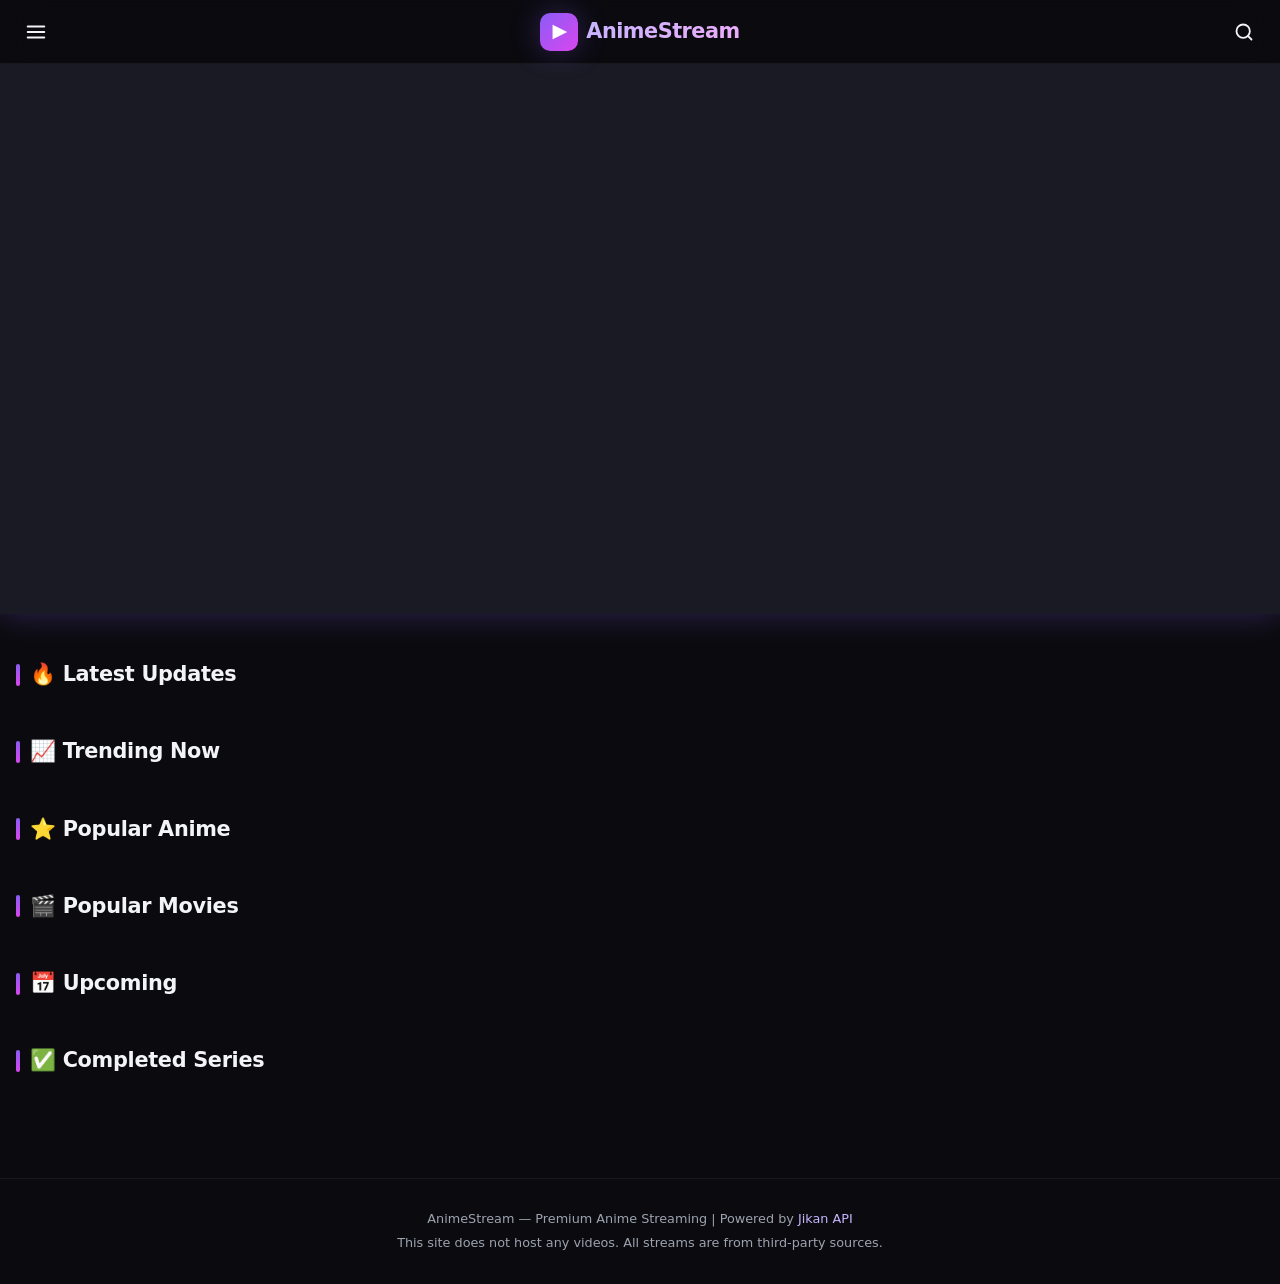
<file: index-2-code.html>
<!DOCTYPE html>
<html lang="en" data-theme="dark">
<head>
    <meta charset="UTF-8">
    <meta name="viewport" content="width=device-width, initial-scale=1.0">
    <title>AnimeStream - Watch Anime Online | Premium HD Streaming</title>
    <meta name="description" content="Stream the latest anime in HD for free. Watch dubbed and subbed anime episodes with no ads. Premium Netflix-quality anime streaming experience.">
    <meta name="keywords" content="anime streaming, watch anime online, free anime, hd anime, subbed anime, dubbed anime">
    <meta property="og:title" content="AnimeStream - Premium Anime Streaming">
    <meta property="og:description" content="Watch anime in HD quality. Latest episodes, popular series, and classic favorites all in one place.">
    <meta property="og:type" content="website">
    <meta property="og:url" content="https://animestream.pages.dev/">
    <meta property="og:image" content="https://animestream.pages.dev/og-image.jpg">
    <meta name="twitter:card" content="summary_large_image">
    <meta name="twitter:title" content="AnimeStream - Premium Anime Streaming">
    <meta name="twitter:description" content="Watch anime in HD quality. Latest episodes, popular series, and classic favorites.">
    <meta name="theme-color" content="#0b0b0f">
    <link rel="manifest" href="manifest.json">
    <link rel="icon" type="image/svg+xml" href="data:image/svg+xml,<svg xmlns='http://www.w3.org/2000/svg' viewBox='0 0 100 100'><text y='.9em' font-size='90'>▶</text></svg>">
    <style>
        /* ===== IDENTICAL CSS VARIABLES AND BASE (kept for completeness) ===== */
        :root {
            --bg: #0b0b0f;
            --bg-secondary: #121218;
            --bg-tertiary: #1a1a24;
            --purple: #8b5cf6;
            --purple-dark: #6d28d9;
            --pink: #d946ef;
            --pink-dark: #a21caf;
            --text: #f3f4f6;
            --text-secondary: #d1d5db;
            --muted: #9ca3af;
            --border: rgba(139, 92, 246, 0.15);
            --border-light: rgba(255, 255, 255, 0.06);
            --glass: rgba(18, 18, 24, 0.7);
            --glass-hover: rgba(30, 30, 42, 0.8);
            --glow-purple: 0 0 30px rgba(139, 92, 246, 0.3);
            --glow-pink: 0 0 30px rgba(217, 70, 239, 0.25);
            --glow-strong: 0 0 50px rgba(139, 92, 246, 0.5);
            --radius-sm: 10px;
            --radius: 16px;
            --radius-lg: 20px;
            --radius-xl: 24px;
            --transition: 0.3s cubic-bezier(0.4, 0, 0.2, 1);
            --transition-fast: 0.18s cubic-bezier(0.4, 0, 0.2, 1);
            --font-sans: 'Inter', 'Segoe UI', system-ui, -apple-system, sans-serif;
            --font-display: 'Inter', 'Segoe UI', system-ui, sans-serif;
            --header-height: 64px;
            --sidebar-width: 260px;
            --max-width: 1400px;
            --z-header: 1000;
            --z-overlay: 2000;
            --z-modal: 3000;
            --z-cursor: 9999;
        }

        *,
        *::before,
        *::after {
            box-sizing: border-box;
            margin: 0;
            padding: 0;
        }

        html {
            scroll-behavior: smooth;
            -webkit-tap-highlight-color: transparent;
            -webkit-font-smoothing: antialiased;
            -moz-osx-font-smoothing: grayscale;
            font-size: 16px;
        }

        body {
            font-family: var(--font-sans);
            background: var(--bg);
            color: var(--text);
            line-height: 1.6;
            min-height: 100vh;
            min-height: 100dvh;
            overflow-x: hidden;
            padding-top: var(--header-height);
            padding-bottom: env(safe-area-inset-bottom, 0);
            position: relative;
        }

        /* === CURSOR GLOW === */
        .cursor-glow {
            position: fixed;
            pointer-events: none;
            z-index: var(--z-cursor);
            width: 350px;
            height: 350px;
            border-radius: 50%;
            background: radial-gradient(circle, rgba(139, 92, 246, 0.08) 0%, rgba(217, 70, 239, 0.04) 30%, transparent 70%);
            transform: translate(-50%, -50%);
            transition: opacity 0.4s;
            will-change: left, top;
            opacity: 0;
        }
        body:hover .cursor-glow {
            opacity: 1;
        }
        @media (max-width: 768px) {
            .cursor-glow {
                display: none;
            }
        }

        /* === PARTICLES === */
        .particles-container {
            position: fixed;
            top: 0;
            left: 0;
            width: 100%;
            height: 100%;
            pointer-events: none;
            z-index: 0;
            overflow: hidden;
        }
        .particle {
            position: absolute;
            border-radius: 50%;
            animation: floatUp linear infinite;
            opacity: 0;
        }
        @keyframes floatUp {
            0% { transform: translateY(100vh) scale(0); opacity: 0; }
            10% { opacity: 0.7; }
            90% { opacity: 0.2; }
            100% { transform: translateY(-10vh) scale(1.4); opacity: 0; }
        }

        /* === HEADER / NAVBAR (unchanged) === */
        .header {
            position: fixed;
            top: 0;
            left: 0;
            right: 0;
            height: var(--header-height);
            z-index: var(--z-header);
            background: rgba(11, 11, 15, 0.75);
            backdrop-filter: blur(20px) saturate(180%);
            -webkit-backdrop-filter: blur(20px) saturate(180%);
            border-bottom: 1px solid var(--border-light);
            display: flex;
            align-items: center;
            padding: 0 16px;
            transition: background var(--transition), box-shadow var(--transition);
        }
        .header.scrolled {
            background: rgba(11, 11, 15, 0.92);
            box-shadow: 0 4px 30px rgba(0, 0, 0, 0.5);
        }
        .header-inner {
            display: flex;
            align-items: center;
            width: 100%;
            max-width: var(--max-width);
            margin: 0 auto;
            gap: 12px;
        }
        .header-left {
            display: flex;
            align-items: center;
            flex-shrink: 0;
            width: 44px;
        }
        .header-center {
            display: flex;
            align-items: center;
            justify-content: center;
            flex: 1;
            gap: 8px;
            min-width: 0;
        }
        .header-right {
            display: flex;
            align-items: center;
            flex-shrink: 0;
            width: 44px;
            justify-content: flex-end;
        }
        .logo-icon {
            width: 38px;
            height: 38px;
            border-radius: var(--radius-sm);
            background: linear-gradient(135deg, var(--purple), var(--pink));
            display: flex;
            align-items: center;
            justify-content: center;
            font-size: 1.2rem;
            font-weight: 900;
            color: #fff;
            flex-shrink: 0;
            box-shadow: var(--glow-purple);
            letter-spacing: -1px;
        }
        .logo-text {
            font-size: 1.3rem;
            font-weight: 800;
            background: linear-gradient(135deg, #c4b5fd, #f0abfc);
            -webkit-background-clip: text;
            -webkit-text-fill-color: transparent;
            background-clip: text;
            white-space: nowrap;
            letter-spacing: -0.5px;
            font-family: var(--font-display);
        }
        @media (max-width: 400px) {
            .logo-text { font-size: 1.1rem; }
            .logo-icon { width: 32px; height: 32px; font-size: 1rem; }
        }
        .icon-btn {
            width: 40px;
            height: 40px;
            border-radius: 50%;
            border: none;
            background: transparent;
            color: var(--text);
            cursor: pointer;
            display: flex;
            align-items: center;
            justify-content: center;
            font-size: 1.3rem;
            transition: all var(--transition-fast);
            position: relative;
            flex-shrink: 0;
        }
        .icon-btn:hover {
            background: var(--glass-hover);
            color: #fff;
            box-shadow: var(--glow-purple);
        }
        .icon-btn:active {
            transform: scale(0.9);
            transition: transform 0.1s;
        }

        /* === SIDEBAR (unchanged) === */
        .sidebar-overlay {
            position: fixed;
            top: 0;
            left: 0;
            width: 100%;
            height: 100%;
            background: rgba(0, 0, 0, 0.7);
            z-index: var(--z-overlay);
            opacity: 0;
            pointer-events: none;
            transition: opacity var(--transition);
        }
        .sidebar-overlay.active { opacity: 1; pointer-events: auto; }
        .sidebar {
            position: fixed;
            top: 0;
            left: 0;
            height: 100%;
            height: 100dvh;
            width: var(--sidebar-width);
            max-width: 85vw;
            background: var(--bg-secondary);
            z-index: var(--z-modal);
            transform: translateX(-100%);
            transition: transform var(--transition);
            overflow-y: auto;
            padding: 20px 16px;
            border-right: 1px solid var(--border-light);
            display: flex;
            flex-direction: column;
            gap: 8px;
        }
        .sidebar.active { transform: translateX(0); }
        .sidebar-header {
            display: flex;
            align-items: center;
            gap: 10px;
            padding-bottom: 16px;
            border-bottom: 1px solid var(--border-light);
            margin-bottom: 8px;
        }
        .sidebar-nav {
            display: flex;
            flex-direction: column;
            gap: 2px;
            flex: 1;
        }
        .sidebar-nav a {
            display: flex;
            align-items: center;
            gap: 12px;
            padding: 12px 14px;
            border-radius: var(--radius-sm);
            color: var(--muted);
            text-decoration: none;
            font-weight: 500;
            font-size: 0.95rem;
            transition: all var(--transition-fast);
            position: relative;
        }
        .sidebar-nav a:hover,
        .sidebar-nav a.active {
            background: var(--glass-hover);
            color: #fff;
        }
        .sidebar-nav a.active {
            background: rgba(139, 92, 246, 0.15);
            color: #c4b5fd;
            box-shadow: inset 3px 0 0 var(--purple);
        }
        .sidebar-nav a .nav-icon {
            font-size: 1.2rem;
            width: 24px;
            text-align: center;
            flex-shrink: 0;
        }
        .sidebar-footer {
            padding-top: 16px;
            border-top: 1px solid var(--border-light);
            font-size: 0.78rem;
            color: var(--muted);
            text-align: center;
        }

        /* === SEARCH OVERLAY (unchanged) === */
        .search-overlay {
            position: fixed;
            top: 0;
            left: 0;
            width: 100%;
            height: 100%;
            height: 100dvh;
            background: rgba(11, 11, 15, 0.96);
            backdrop-filter: blur(20px);
            z-index: var(--z-modal);
            display: flex;
            flex-direction: column;
            opacity: 0;
            pointer-events: none;
            transition: opacity var(--transition);
        }
        .search-overlay.active { opacity: 1; pointer-events: auto; }
        .search-overlay-inner {
            max-width: 700px;
            width: 100%;
            margin: 0 auto;
            padding: 16px;
            display: flex;
            flex-direction: column;
            height: 100%;
        }
        .search-input-row {
            display: flex;
            align-items: center;
            gap: 10px;
            background: var(--bg-tertiary);
            border-radius: var(--radius);
            padding: 8px 16px;
            border: 2px solid transparent;
            transition: all var(--transition-fast);
        }
        .search-input-row:focus-within {
            border-color: var(--purple);
            box-shadow: var(--glow-purple);
        }
        .search-input-row input {
            flex: 1;
            background: transparent;
            border: none;
            color: #fff;
            font-size: 1.1rem;
            padding: 10px 0;
            outline: none;
            font-family: var(--font-sans);
        }
        .search-input-row input::placeholder { color: var(--muted); }
        .search-results {
            flex: 1;
            overflow-y: auto;
            margin-top: 12px;
            display: flex;
            flex-direction: column;
            gap: 4px;
        }
        .search-result-item {
            display: flex;
            align-items: center;
            gap: 12px;
            padding: 10px 12px;
            border-radius: var(--radius-sm);
            cursor: pointer;
            transition: all var(--transition-fast);
            text-decoration: none;
            color: var(--text);
        }
        .search-result-item:hover { background: var(--glass-hover); }
        .search-result-item img {
            width: 44px;
            height: 62px;
            border-radius: 6px;
            object-fit: cover;
            flex-shrink: 0;
            background: var(--bg-tertiary);
        }
        .search-result-info { display: flex; flex-direction: column; gap: 2px; min-width: 0; }
        .search-result-info .title {
            font-weight: 600;
            font-size: 0.9rem;
            white-space: nowrap;
            overflow: hidden;
            text-overflow: ellipsis;
        }
        .search-result-info .meta { font-size: 0.75rem; color: var(--muted); }
        .search-no-results { text-align: center; padding: 40px; color: var(--muted); }

        /* === MAIN CONTENT === */
        .main-content {
            position: relative;
            z-index: 1;
            max-width: var(--max-width);
            margin: 0 auto;
            padding: 16px;
        }
        .section-title {
            font-size: 1.3rem;
            font-weight: 700;
            margin-bottom: 16px;
            display: flex;
            align-items: center;
            gap: 10px;
            letter-spacing: -0.3px;
        }
        .section-title::before {
            content: '';
            width: 4px;
            height: 22px;
            background: linear-gradient(180deg, var(--purple), var(--pink));
            border-radius: 4px;
        }

        /* ===== FULL-WIDTH HERO SLIDER (unchanged) ===== */
        .hero-slider {
            position: relative;
            width: 100%;
            margin-bottom: 28px;
            background: var(--bg-tertiary);
            box-shadow: var(--glow-purple);
            border-radius: 0;
            min-height: 400px;
            max-height: 550px;
            aspect-ratio: 16 / 9;
        }
        .hero-slider-wrapper {
            width: 100vw;
            margin-left: calc(-50vw + 50%);
            margin-right: calc(-50vw + 50%);
            overflow: hidden;
        }
        @media (max-width: 768px) { .hero-slider { min-height: 300px; } }
        .hero-slide {
            position: absolute;
            inset: 0;
            opacity: 0;
            transition: opacity 0.8s ease;
            display: flex;
            align-items: center;
            padding: clamp(24px, 6vw, 48px);
            background-size: cover;
            background-position: center 25%;
            background-repeat: no-repeat;
        }
        .hero-slide.active { opacity: 1; z-index: 1; }
        .hero-slide::before {
            content: '';
            position: absolute;
            inset: 0;
            background: linear-gradient(90deg, rgba(11,11,15,0.95) 0%, rgba(11,11,15,0.7) 35%, rgba(11,11,15,0.2) 100%);
            z-index: 1;
        }
        @media (max-width: 768px) {
            .hero-slide { align-items: flex-end; }
            .hero-slide::before { background: linear-gradient(0deg, rgba(11,11,15,0.95) 0%, rgba(11,11,15,0.6) 50%, transparent 100%); }
        }
        .hero-info { position: relative; z-index: 2; max-width: 600px; }
        .hero-info .hero-title {
            font-size: clamp(1.8rem, 4.5vw, 2.6rem);
            font-weight: 800;
            letter-spacing: -0.5px;
            line-height: 1.2;
            margin-bottom: 6px;
            text-shadow: 0 2px 20px rgba(0,0,0,0.8);
        }
        .hero-info .hero-subtitle { font-size: 0.9rem; color: var(--muted); margin-bottom: 12px; display: flex; align-items: center; gap: 6px; }
        .hero-meta { display: flex; flex-wrap: wrap; gap: 8px; margin-bottom: 14px; }
        .hero-meta .hero-badge {
            background: rgba(255, 255, 255, 0.08);
            backdrop-filter: blur(10px);
            padding: 4px 12px;
            border-radius: 14px;
            font-size: 0.75rem;
            font-weight: 600;
            color: #fff;
            border: 1px solid rgba(255, 255, 255, 0.15);
            display: flex;
            align-items: center;
            gap: 4px;
        }
        .hero-synopsis {
            color: var(--text-secondary);
            font-size: 0.9rem;
            line-height: 1.5;
            display: -webkit-box;
            -webkit-line-clamp: 2;
            -webkit-box-orient: vertical;
            overflow: hidden;
            margin-bottom: 18px;
        }
        .hero-buttons { display: flex; flex-wrap: wrap; gap: 10px; }
        .btn {
            display: inline-flex;
            align-items: center;
            gap: 8px;
            padding: 11px 22px;
            border-radius: 25px;
            font-weight: 600;
            font-size: 0.9rem;
            cursor: pointer;
            border: none;
            transition: all var(--transition-fast);
            text-decoration: none;
            font-family: var(--font-sans);
            white-space: nowrap;
        }
        .btn-primary {
            background: linear-gradient(135deg, var(--purple), var(--purple-dark));
            color: #fff;
            box-shadow: var(--glow-purple);
        }
        .btn-primary:hover { box-shadow: var(--glow-strong); transform: translateY(-2px); }
        .btn-outline {
            background: transparent;
            border: 2px solid rgba(255, 255, 255, 0.3);
            color: #fff;
        }
        .btn-outline:hover { border-color: #fff; background: rgba(255, 255, 255, 0.05); }
        .hero-dots {
            position: absolute;
            bottom: 16px;
            left: 50%;
            transform: translateX(-50%);
            z-index: 3;
            display: flex;
            gap: 10px;
        }
        @media (min-width: 769px) {
            .hero-dots { left: auto; right: 24px; transform: none; }
        }
        .hero-dot {
            width: 10px;
            height: 10px;
            border-radius: 50%;
            background: rgba(255, 255, 255, 0.45);
            cursor: pointer;
            transition: all 0.25s ease;
            backdrop-filter: blur(4px);
        }
        .hero-dot.active {
            background: #fff;
            width: 28px;
            border-radius: 10px;
            box-shadow: 0 0 12px rgba(255,255,255,0.6);
        }

        /* === ANIME GRID (12 cards) === */
        .anime-grid {
            display: grid;
            grid-template-columns: repeat(auto-fill, minmax(150px, 1fr));
            gap: 14px;
            margin-bottom: 28px;
        }
        @media (min-width: 600px) {
            .anime-grid { grid-template-columns: repeat(auto-fill, minmax(170px, 1fr)); gap: 18px; }
        }
        @media (min-width: 1024px) {
            .anime-grid { grid-template-columns: repeat(auto-fill, minmax(185px, 1fr)); gap: 20px; }
        }
        .anime-card {
            position: relative;
            border-radius: var(--radius);
            overflow: hidden;
            cursor: pointer;
            transition: all var(--transition);
            background: var(--bg-tertiary);
            text-decoration: none;
            color: var(--text);
            display: flex;
            flex-direction: column;
        }
        .anime-card:hover {
            transform: translateY(-6px);
            box-shadow: var(--glow-purple), 0 20px 40px rgba(0, 0, 0, 0.6);
            z-index: 2;
        }
        .anime-card .poster-wrap { position: relative; aspect-ratio: 3/4; overflow: hidden; background: var(--bg-secondary); }
        .anime-card .poster-wrap img { width: 100%; height: 100%; object-fit: cover; transition: transform 0.5s ease; }
        .anime-card:hover .poster-wrap img { transform: scale(1.08); }
        .anime-card .card-badge {
            position: absolute;
            top: 8px;
            left: 8px;
            background: rgba(0, 0, 0, 0.8);
            backdrop-filter: blur(8px);
            padding: 4px 10px;
            border-radius: 12px;
            font-size: 0.7rem;
            font-weight: 700;
            letter-spacing: 0.5px;
            color: #fff;
            z-index: 2;
        }
        .anime-card .card-rating {
            position: absolute;
            top: 8px;
            right: 8px;
            background: rgba(139, 92, 246, 0.85);
            padding: 4px 8px;
            border-radius: 10px;
            font-size: 0.7rem;
            font-weight: 700;
            color: #fff;
            z-index: 2;
            display: flex;
            align-items: center;
            gap: 3px;
        }
        .anime-card .card-info { padding: 10px 12px; flex: 1; display: flex; flex-direction: column; gap: 4px; }
        .anime-card .card-title {
            font-weight: 600;
            font-size: 0.85rem;
            display: -webkit-box;
            -webkit-line-clamp: 2;
            -webkit-box-orient: vertical;
            overflow: hidden;
            line-height: 1.3;
        }
        .anime-card .card-meta { font-size: 0.72rem; color: var(--muted); display: flex; gap: 6px; flex-wrap: wrap; }
        .anime-card .quick-watch {
            position: absolute;
            bottom: 60px;
            right: 10px;
            width: 36px;
            height: 36px;
            border-radius: 50%;
            background: var(--purple);
            color: #fff;
            border: none;
            cursor: pointer;
            display: flex;
            align-items: center;
            justify-content: center;
            font-size: 1rem;
            opacity: 0;
            transform: translateY(10px);
            transition: all var(--transition-fast);
            z-index: 3;
            box-shadow: var(--glow-purple);
        }
        .anime-card:hover .quick-watch { opacity: 1; transform: translateY(0); }
        @media (max-width: 600px) {
            .anime-card .quick-watch {
                opacity: 1;
                transform: translateY(0);
                bottom: 55px;
                right: 6px;
                width: 30px;
                height: 30px;
                font-size: 0.8rem;
            }
        }

        /* === CAROUSEL ROW (for Continue Watching only) === */
        .carousel-row {
            display: flex;
            gap: 14px;
            overflow-x: auto;
            padding-bottom: 8px;
            scroll-snap-type: x mandatory;
            -webkit-overflow-scrolling: touch;
            margin-bottom: 28px;
            scrollbar-width: none;
        }
        .carousel-row::-webkit-scrollbar { display: none; }
        .carousel-row .anime-card { flex: 0 0 auto; width: 150px; scroll-snap-align: start; }
        @media (min-width: 600px) { .carousel-row .anime-card { width: 170px; } }

        /* === SKELETON === */
        .skeleton {
            background: linear-gradient(90deg, var(--bg-tertiary) 25%, #1f1f2e 50%, var(--bg-tertiary) 75%);
            background-size: 200% 100%;
            animation: shimmer 1.5s infinite;
            border-radius: var(--radius-sm);
        }
        @keyframes shimmer {
            0% { background-position: -200% 0; }
            100% { background-position: 200% 0; }
        }
        .skeleton-card { aspect-ratio: 3/4; border-radius: var(--radius); }

        /* === FOOTER === */
        .site-footer {
            text-align: center;
            padding: 30px 16px;
            color: var(--muted);
            font-size: 0.8rem;
            border-top: 1px solid var(--border-light);
            margin-top: 40px;
        }
        .site-footer a { color: #c4b5fd; text-decoration: none; }
        .site-footer a:hover { text-decoration: underline; }

        /* === LOADING SCREEN === */
        .loading-screen {
            position: fixed;
            inset: 0;
            background: var(--bg);
            z-index: 99999;
            display: flex;
            align-items: center;
            justify-content: center;
            flex-direction: column;
            gap: 16px;
            transition: opacity 0.5s, visibility 0.5s;
        }
        .loading-screen.hidden { opacity: 0; pointer-events: none; visibility: hidden; }
        .loader-ring {
            width: 50px;
            height: 50px;
            border: 3px solid var(--border-light);
            border-top-color: var(--purple);
            border-radius: 50%;
            animation: spin 0.8s linear infinite;
        }
        @keyframes spin { to { transform: rotate(360deg); } }
        .loading-screen .loader-logo {
            font-weight: 800;
            font-size: 1.4rem;
            background: linear-gradient(135deg, #c4b5fd, #f0abfc);
            -webkit-background-clip: text;
            -webkit-text-fill-color: transparent;
            background-clip: text;
        }

        .hidden { display: none !important; }
        a { color: inherit; }
    </style>
</head>
<body>
    <!-- Cursor Glow -->
    <div class="cursor-glow" id="cursorGlow"></div>

    <!-- Particles -->
    <div class="particles-container" id="particles"></div>

    <!-- Loading Screen -->
    <div class="loading-screen" id="loadingScreen">
        <div class="loader-ring"></div>
        <div class="loader-logo">AnimeStream</div>
    </div>

    <!-- Header -->
    <header class="header" id="header">
        <div class="header-inner">
            <div class="header-left">
                <button class="icon-btn" id="menuBtn" aria-label="Menu" title="Menu">
                    <svg width="22" height="22" viewBox="0 0 24 24" fill="none" stroke="currentColor" stroke-width="2.2" stroke-linecap="round"><line x1="3" y1="6" x2="21" y2="6"/><line x1="3" y1="12" x2="21" y2="12"/><line x1="3" y1="18" x2="21" y2="18"/></svg>
                </button>
            </div>
            <div class="header-center">
                <a href="index.html" style="display:flex;align-items:center;gap:8px;text-decoration:none;color:inherit;">
                    <div class="logo-icon">▶</div>
                    <span class="logo-text">AnimeStream</span>
                </a>
            </div>
            <div class="header-right">
                <button class="icon-btn" id="searchBtn" aria-label="Search" title="Search">
                    <svg width="20" height="20" viewBox="0 0 24 24" fill="none" stroke="currentColor" stroke-width="2.2" stroke-linecap="round"><circle cx="11" cy="11" r="8"/><line x1="21" y1="21" x2="16.65" y2="16.65"/></svg>
                </button>
            </div>
        </div>
    </header>

    <!-- Sidebar -->
    <div class="sidebar-overlay" id="sidebarOverlay"></div>
    <aside class="sidebar" id="sidebar">
        <div class="sidebar-header">
            <div class="logo-icon" style="width:32px;height:32px;font-size:0.9rem;">▶</div>
            <span class="logo-text" style="font-size:1.1rem;">AnimeStream</span>
        </div>
        <nav class="sidebar-nav">
            <a href="index.html" class="active" data-nav="home"><span class="nav-icon">🏠</span> Home</a>
            <a href="search.html" data-nav="search"><span class="nav-icon">🔍</span> Search</a>
            <a href="schedule.html" data-nav="schedule"><span class="nav-icon">📅</span> Schedule</a>
            <a href="creator.html" data-nav="creator"><span class="nav-icon">👤</span> Creator</a>
        </nav>
        <div class="sidebar-footer">© 2026 AnimeStream<br>Powered by Jikan API</div>
    </aside>

    <!-- Search Overlay -->
    <div class="search-overlay" id="searchOverlay">
        <div class="search-overlay-inner">
            <div class="search-input-row">
                <svg width="20" height="20" viewBox="0 0 24 24" fill="none" stroke="var(--muted)" stroke-width="2.2" stroke-linecap="round"><circle cx="11" cy="11" r="8"/><line x1="21" y1="21" x2="16.65" y2="16.65"/></svg>
                <input type="text" id="searchInput" placeholder="Search anime..." autocomplete="off">
                <button class="icon-btn" id="searchCloseBtn" style="font-size:1rem;">✕</button>
            </div>
            <div class="search-results" id="searchResults">
                <div class="search-no-results">Start typing to search anime...</div>
            </div>
        </div>
    </div>

    <!-- Full-width Hero Slider -->
    <div class="hero-slider-wrapper">
        <section class="hero-slider" id="heroSlider">
            <div class="hero-dots" id="heroDots"></div>
        </section>
    </div>

    <!-- Main Content -->
    <main class="main-content" id="mainContent">
        <!-- Continue Watching -->
        <section id="continueWatchingSection" class="hidden">
            <h2 class="section-title">Continue Watching</h2>
            <div class="carousel-row" id="continueWatchingRow"></div>
        </section>

        <!-- Latest Updates (12 cards) -->
        <section>
            <h2 class="section-title">🔥 Latest Updates</h2>
            <div class="anime-grid" id="latestUpdatesGrid"></div>
        </section>

        <!-- Trending Now (12 cards) -->
        <section>
            <h2 class="section-title">📈 Trending Now</h2>
            <div class="anime-grid" id="trendingGrid"></div>
        </section>

        <!-- Popular Anime (12 cards) -->
        <section>
            <h2 class="section-title">⭐ Popular Anime</h2>
            <div class="anime-grid" id="popularGrid"></div>
        </section>

        <!-- Popular Movies (12 cards) -->
        <section>
            <h2 class="section-title">🎬 Popular Movies</h2>
            <div class="anime-grid" id="popularMoviesGrid"></div>
        </section>

        <!-- Upcoming (now grid with 12 cards) -->
        <section>
            <h2 class="section-title">📅 Upcoming</h2>
            <div class="anime-grid" id="upcomingGrid"></div>
        </section>

        <!-- Completed Series (12 cards) -->
        <section>
            <h2 class="section-title">✅ Completed Series</h2>
            <div class="anime-grid" id="completedGrid"></div>
        </section>
    </main>

    <!-- Footer -->
    <footer class="site-footer">
        <p>AnimeStream — Premium Anime Streaming | Powered by <a href="https://jikan.moe" target="_blank">Jikan API</a></p>
        <p style="margin-top:4px;">This site does not host any videos. All streams are from third-party sources.</p>
    </footer>

    <script>
        // ==================== CORE APP ====================
        const JIKAN_BASE = 'https://api.jikan.moe/v4';
        const STREAM_BASE = 'https://megaplay.buzz/stream/mal';

        const $ = (sel) => document.querySelector(sel);
        const $$ = (sel) => document.querySelectorAll(sel);

        const loadingScreen = $('#loadingScreen');
        const header = $('#header');
        const menuBtn = $('#menuBtn');
        const sidebar = $('#sidebar');
        const sidebarOverlay = $('#sidebarOverlay');
        const searchBtn = $('#searchBtn');
        const searchOverlay = $('#searchOverlay');
        const searchInput = $('#searchInput');
        const searchResults = $('#searchResults');
        const searchCloseBtn = $('#searchCloseBtn');
        const cursorGlow = $('#cursorGlow');
        const particlesContainer = $('#particles');
        const heroSlider = $('#heroSlider');
        const heroDots = $('#heroDots');

        // === STORAGE ===
        const storage = {
            get(key, fallback = null) {
                try { const v = localStorage.getItem('as_' + key); return v ? JSON.parse(v) : fallback; }
                catch { return fallback; }
            },
            set(key, value) { try { localStorage.setItem('as_' + key, JSON.stringify(value)); } catch {} },
            getWatchHistory() { return this.get('watchHistory', []); },
            addWatchHistory(item) {
                let history = this.getWatchHistory();
                history = history.filter(h => h.malId !== item.malId);
                history.unshift({ ...item, timestamp: Date.now() });
                if (history.length > 30) history = history.slice(0, 30);
                this.set('watchHistory', history);
            },
            getContinueWatching() { return this.get('continueWatching', []); },
            updateContinueWatching(item) {
                let cw = this.getContinueWatching();
                cw = cw.filter(c => c.malId !== item.malId);
                cw.unshift({ ...item, updatedAt: Date.now() });
                if (cw.length > 20) cw = cw.slice(0, 20);
                this.set('continueWatching', cw);
            },
        };

        // === PARTICLES ===
        function createParticles() {
            const colors = ['#8b5cf6', '#d946ef', '#a78bfa', '#c4b5fd', '#f0abfc'];
            for (let i = 0; i < 35; i++) {
                const p = document.createElement('div');
                p.classList.add('particle');
                const size = Math.random() * 3 + 1.5;
                p.style.width = size + 'px';
                p.style.height = size + 'px';
                p.style.left = Math.random() * 100 + '%';
                p.style.background = colors[Math.floor(Math.random() * colors.length)];
                p.style.animationDuration = (Math.random() * 15 + 10) + 's';
                p.style.animationDelay = Math.random() * 12 + 's';
                p.style.boxShadow = `0 0 ${size*3}px ${p.style.background}`;
                particlesContainer.appendChild(p);
            }
        }

        // === CURSOR GLOW ===
        document.addEventListener('mousemove', (e) => {
            cursorGlow.style.left = e.clientX + 'px';
            cursorGlow.style.top = e.clientY + 'px';
        });

        // === HEADER SCROLL ===
        window.addEventListener('scroll', () => {
            header.classList.toggle('scrolled', window.scrollY > 30);
        });

        // === SIDEBAR ===
        menuBtn.addEventListener('click', () => {
            sidebar.classList.toggle('active');
            sidebarOverlay.classList.toggle('active');
            document.body.style.overflow = sidebar.classList.contains('active') ? 'hidden' : '';
        });
        sidebarOverlay.addEventListener('click', closeSidebar);
        function closeSidebar() {
            sidebar.classList.remove('active');
            sidebarOverlay.classList.remove('active');
            document.body.style.overflow = '';
        }

        // === SEARCH OVERLAY ===
        searchBtn.addEventListener('click', openSearch);
        searchCloseBtn.addEventListener('click', closeSearch);
        function openSearch() {
            searchOverlay.classList.add('active');
            document.body.style.overflow = 'hidden';
            setTimeout(() => searchInput.focus(), 200);
        }
        function closeSearch() {
            searchOverlay.classList.remove('active');
            document.body.style.overflow = '';
            searchInput.value = '';
            searchResults.innerHTML = '<div class="search-no-results">Start typing to search anime...</div>';
        }
        document.addEventListener('keydown', (e) => {
            if (e.key === 'Escape') {
                if (searchOverlay.classList.contains('active')) closeSearch();
                if (sidebar.classList.contains('active')) closeSidebar();
            }
            if (e.key === '/' && !searchOverlay.classList.contains('active') && document.activeElement === document.body) {
                e.preventDefault();
                openSearch();
            }
        });

        let searchTimeout;
        searchInput.addEventListener('input', () => {
            clearTimeout(searchTimeout);
            const query = searchInput.value.trim();
            if (!query) {
                searchResults.innerHTML = '<div class="search-no-results">Start typing to search anime...</div>';
                return;
            }
            searchResults.innerHTML = '<div class="search-no-results"><div class="loader-ring" style="margin:0 auto;width:30px;height:30px;"></div></div>';
            searchTimeout = setTimeout(() => performSearch(query), 400);
        });

        async function performSearch(query) {
            try {
                const res = await fetch(`${JIKAN_BASE}/anime?q=${encodeURIComponent(query)}&limit=12&sfw=true`);
                const data = await res.json();
                if (!data.data || data.data.length === 0) {
                    searchResults.innerHTML = '<div class="search-no-results">No results found for "' + query + '"</div>';
                    return;
                }
                searchResults.innerHTML = data.data.map(a => `
                <a href="anime.html?id=${a.mal_id}" class="search-result-item">
                  <img src="${a.images?.jpg?.image_url || ''}" alt="${a.title}" loading="lazy" onerror="this.src='data:image/svg+xml,<svg xmlns=%22http://www.w3.org/2000/svg%22 viewBox=%220 0 100 140%22><rect fill=%22%231a1a24%22 width=%22100%22 height=%22140%22/><text x=%2250%22 y=%2270%22 text-anchor=%22middle%22 fill=%22%23555%22 font-size=%2212%22>No Img</text></svg>'">
                  <div class="search-result-info">
                    <span class="title">${a.title}</span>
                    <span class="meta">${a.type || ''} • ${a.status || ''} • ⭐ ${a.score || 'N/A'}</span>
                  </div>
                </a>
              `).join('');
            } catch (e) {
                searchResults.innerHTML = '<div class="search-no-results">Error searching. Please try again.</div>';
            }
        }

        // === API HELPERS ===
        async function fetchJikan(endpoint) {
            try {
                const res = await fetch(`${JIKAN_BASE}${endpoint}`);
                if (!res.ok) throw new Error('API error');
                return await res.json();
            } catch (e) {
                console.error('Jikan API error:', e);
                return null;
            }
        }

        function createAnimeCard(anime) {
            const img = anime.images?.jpg?.large_image_url || anime.images?.jpg?.image_url || '';
            const title = anime.title_english || anime.title || 'Unknown';
            const type = anime.type || '';
            const episodes = anime.episodes || '?';
            const score = anime.score || 'N/A';
            const status = anime.status || '';
            return `
            <a href="anime.html?id=${anime.mal_id}" class="anime-card" data-mal-id="${anime.mal_id}">
              <div class="poster-wrap">
                <img src="${img}" alt="${title}" loading="lazy" onerror="this.src='data:image/svg+xml,<svg xmlns=%22http://www.w3.org/2000/svg%22 viewBox=%220 0 100 140%22><rect fill=%22%231a1a24%22 width=%22100%22 height=%22140%22/><text x=%2250%22 y=%2270%22 text-anchor=%22middle%22 fill=%22%23555%22 font-size=%2212%22>No Img</text></svg>'">
                <span class="card-badge">${type || 'TV'}</span>
                <span class="card-rating">⭐ ${score}</span>
              </div>
              <div class="card-info">
                <span class="card-title">${title}</span>
                <span class="card-meta">${episodes} eps • ${status}</span>
              </div>
              <button class="quick-watch" onclick="event.preventDefault();event.stopPropagation();window.location.href='watch.html?id=${anime.mal_id}&ep=1&type=sub'" title="Watch Now">▶</button>
            </a>
          `;
        }

        function createSkeletonGrid(count = 12) {
            return Array(count).fill('<div class="skeleton skeleton-card"></div>').join('');
        }

        // ========== FALLBACK IDS (12 items each) ==========
        const FALLBACK_12 = [5114, 9253, 1535, 16498, 30276, 11061, 28851, 36456, 32281, 31240, 38000, 40456];
        const FALLBACK_MOVIES = [1, 5, 6, 7, 8, 16, 20, 21, 22, 23, 24, 25];  // mostly movie IDs

        // ========== ROBUST 12-CARD LOADER ==========
        async function loadSection(gridId, endpoint, fallbackIds) {
            const grid = document.getElementById(gridId);
            if (!grid) return;

            // Show 12 skeletons
            grid.innerHTML = createSkeletonGrid(12);

            // Try fetching from API
            const data = await fetchJikan(endpoint);
            let cards = [];
            if (data && data.data && data.data.length > 0) {
                cards = data.data.slice(0, 12);
            }

            // If we have fewer than 12, fill with fallback IDs (avoiding duplicates)
            if (cards.length < 12 && fallbackIds && fallbackIds.length > 0) {
                const needed = 12 - cards.length;
                const fetchPromises = fallbackIds.slice(0, needed).map(id => fetchJikan(`/anime/${id}`));
                const fallbackResults = await Promise.all(fetchPromises);
                const fallbackCards = fallbackResults
                    .filter(res => res && res.data)
                    .map(res => res.data);

                for (const fb of fallbackCards) {
                    if (cards.length >= 12) break;
                    if (!cards.some(c => c.mal_id === fb.mal_id)) {
                        cards.push(fb);
                    }
                }
            }

            // If still empty, show error
            if (cards.length === 0) {
                grid.innerHTML = '<p style="color:var(--muted);grid-column:1/-1;text-align:center;">Failed to load. Please try again later.</p>';
                return;
            }

            // Render exactly what we have (should be 12, but if somehow less it's fine)
            grid.innerHTML = cards.map(createAnimeCard).join('');
        }

        // ========== DYNAMIC HERO SLIDER (unchanged) ==========
        function buildHeroSlide(anime) {
            const img = anime.images?.jpg?.large_image_url || '';
            const title = anime.title_english || anime.title || 'Unknown';
            const jpTitle = anime.title_japanese || '';
            const type = anime.type || 'TV';
            const episodes = anime.episodes || '?';
            const score = anime.score || 'N/A';
            const synopsis = anime.synopsis || '';
            const genres = (anime.genres || []).slice(0, 3).map(g => g.name).join(', ');
            const malId = anime.mal_id;

            return `
            <div class="hero-slide" data-mal-id="${malId}" style="background-image: url('${img}');">
                <div class="hero-info">
                    <span class="hero-badge" style="background:rgba(139,92,246,0.3); border-color:rgba(139,92,246,0.6);">🔥 Trending</span>
                    <h2 class="hero-title">${title}</h2>
                    <div class="hero-subtitle">${jpTitle ? jpTitle + ' • ' : ''}${type} • ${episodes} eps • ⭐ ${score}</div>
                    <div class="hero-meta">
                        <span class="hero-badge">${type}</span>
                        <span class="hero-badge">⭐ ${score}</span>
                        ${genres ? `<span class="hero-badge">${genres}</span>` : ''}
                    </div>
                    <p class="hero-synopsis">${synopsis}</p>
                    <div class="hero-buttons">
                        <a href="watch.html?id=${malId}&ep=1&type=sub" class="btn btn-primary">▶ Watch Now</a>
                        <a href="anime.html?id=${malId}" class="btn btn-outline">ℹ Details</a>
                    </div>
                </div>
            </div>
            `;
        }

        async function loadHeroSlider() {
            const data = await fetchJikan('/top/anime?filter=airing&limit=6');
            let animeList = [];
            if (data && data.data && data.data.length > 0) {
                animeList = data.data;
            } else {
                const fallbackIds = [5114, 9253, 1535, 16498, 30276, 11061];
                const promises = fallbackIds.map(id => fetchJikan(`/anime/${id}`));
                const results = await Promise.all(promises);
                animeList = results.filter(r => r && r.data).map(r => r.data);
            }

            if (animeList.length === 0) return;

            const slidesHTML = animeList.map(anime => buildHeroSlide(anime)).join('');
            heroSlider.insertAdjacentHTML('afterbegin', slidesHTML);

            heroDots.innerHTML = animeList.map((_, i) =>
                `<span class="hero-dot${i === 0 ? ' active' : ''}" data-index="${i}"></span>`
            ).join('');

            initHeroSlider(animeList.length);
        }

        function initHeroSlider(totalSlides) {
            const slides = $$('.hero-slide');
            if (slides.length === 0) return;
            let current = 0;
            const total = slides.length;

            heroDots.addEventListener('click', (e) => {
                if (e.target.classList.contains('hero-dot')) {
                    goToSlide(parseInt(e.target.dataset.index));
                }
            });

            function goToSlide(index) {
                slides[current].classList.remove('active');
                heroDots.children[current].classList.remove('active');
                current = index;
                slides[current].classList.add('active');
                heroDots.children[current].classList.add('active');
            }

            let autoSlide = setInterval(() => goToSlide((current + 1) % total), 5000);
            heroSlider.addEventListener('mouseenter', () => clearInterval(autoSlide));
            heroSlider.addEventListener('mouseleave', () => {
                autoSlide = setInterval(() => goToSlide((current + 1) % total), 5000);
            });

            let touchStartX = 0;
            heroSlider.addEventListener('touchstart', (e) => {
                touchStartX = e.touches[0].clientX;
            }, { passive: true });
            heroSlider.addEventListener('touchend', (e) => {
                const diff = touchStartX - e.changedTouches[0].clientX;
                if (Math.abs(diff) > 50) {
                    goToSlide(diff > 0 ? (current + 1) % total : (current - 1 + total) % total);
                }
            });
        }

        // === LOAD HOME PAGE (all grids now 12 cards) ===
        async function loadHomePage() {
            loadHeroSlider();

            // All sections use the unified loadSection with 12-card guarantee
            await Promise.all([
                loadSection('latestUpdatesGrid', '/seasons/now?limit=12', FALLBACK_12),
                loadSection('trendingGrid', '/top/anime?filter=airing&limit=12', FALLBACK_12),
                loadSection('popularGrid', '/top/anime?filter=bypopularity&limit=12', FALLBACK_12),
                loadSection('popularMoviesGrid', '/top/anime?type=movie&filter=bypopularity&limit=12', FALLBACK_MOVIES),
                loadSection('upcomingGrid', '/seasons/upcoming?limit=12', FALLBACK_12),  // now grid
                loadSection('completedGrid', '/top/anime?filter=favorite&limit=12&status=complete&type=tv', FALLBACK_12),
            ]);

            loadContinueWatching();
        }

        function loadContinueWatching() {
            const cw = storage.getContinueWatching();
            const section = $('#continueWatchingSection');
            const row = $('#continueWatchingRow');
            if (!cw.length || !section || !row) {
                if (section) section.classList.add('hidden');
                return;
            }
            section.classList.remove('hidden');
            const promises = cw.slice(0, 10).map(item => fetchJikan(`/anime/${item.malId}`));
            Promise.all(promises).then(results => {
                row.innerHTML = results.filter(r => r && r.data).map((r, i) => {
                    const anime = r.data;
                    const cwItem = cw[i];
                    const img = anime.images?.jpg?.large_image_url || '';
                    return `
                    <a href="watch.html?id=${anime.mal_id}&ep=${cwItem.episode || 1}&type=${cwItem.type || 'sub'}" class="anime-card">
                      <div class="poster-wrap">
                        <img src="${img}" alt="${anime.title}" loading="lazy" onerror="this.src='data:image/svg+xml,<svg xmlns=%22http://www.w3.org/2000/svg%22 viewBox=%220 0 100 140%22><rect fill=%22%231a1a24%22 width=%22100%22 height=%22140%22/></svg>'">
                        <span class="card-badge">Ep ${cwItem.episode || 1}</span>
                      </div>
                      <div class="card-info">
                        <span class="card-title">${anime.title_english || anime.title}</span>
                        <span class="card-meta">Continue Ep ${cwItem.episode || 1}</span>
                      </div>
                    </a>
                  `;
                }).join('');
            }).catch(() => {
                if (section) section.classList.add('hidden');
            });
        }

        // === INIT ===
        function init() {
            createParticles();
            const path = window.location.pathname;
            const pageName = path.split('/').pop() || 'index.html';

            if (pageName === 'index.html' || pageName === '' || pageName === '/') {
                loadHomePage();
            }

            setTimeout(() => loadingScreen.classList.add('hidden'), 600);

            const navLinks = $$('.sidebar-nav a');
            navLinks.forEach(link => {
                const href = link.getAttribute('href');
                if (href === pageName || (pageName === '' && href === 'index.html') || (pageName === '/' && href === 'index.html')) {
                    link.classList.add('active');
                }
            });
        }

        document.addEventListener('DOMContentLoaded', init);

        if ('serviceWorker' in navigator) {
            window.addEventListener('load', () => {
                navigator.serviceWorker.register('/sw.js').catch(() => {});
            });
        }
    </script>
</body>
</html>
</file>
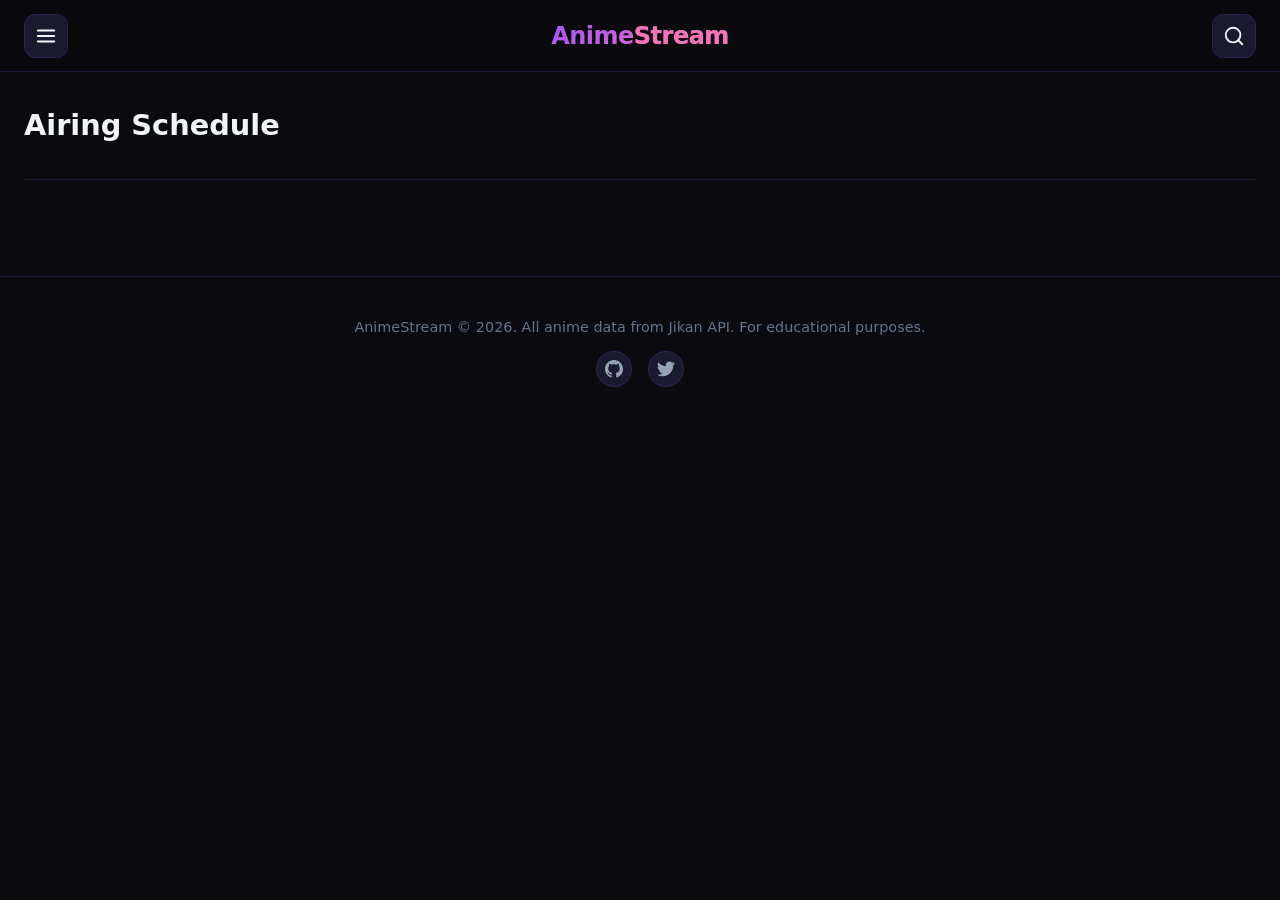
<file: schedule.html>
<!DOCTYPE html>
<html lang="en">
<head>
<meta charset="UTF-8">
<meta name="viewport" content="width=device-width, initial-scale=1.0, maximum-scale=1.0, user-scalable=no">
<meta name="description" content="Weekly anime airing schedule.">
<title>Schedule - AnimeStream</title>
<style>
:root {
  --bg: #0a0a0f; --bg-elevated: #12121a; --bg-card: #1a1a2e; --bg-glass: rgba(26,26,46,0.85);
  --primary: #a855f7; --primary-light: #c084fc; --primary-dark: #7e22ce; --accent: #f472b6;
  --text: #f1f5f9; --text-muted: #94a3b8; --text-dim: #64748b;
  --border: rgba(168,85,247,0.15); --border-glow: rgba(168,85,247,0.3);
  --radius-sm: 8px; --radius-md: 12px; --radius-lg: 16px; --radius-xl: 24px;
  --shadow-sm: 0 2px 8px rgba(0,0,0,0.3); --shadow-md: 0 4px 20px rgba(0,0,0,0.4); --shadow-glow: 0 0 20px rgba(168,85,247,0.2);
  --transition-fast: 0.2s ease; --transition-normal: 0.3s ease; --transition-slow: 0.5s ease;
  --header-height: clamp(56px, 8vh, 72px);
}
*, *::before, *::after { box-sizing: border-box; margin: 0; padding: 0; }
html, body { overflow-x: hidden; max-width: 100%; }
html { scroll-behavior: smooth; -webkit-text-size-adjust: 100%; }
body { font-family: 'Segoe UI', system-ui, -apple-system, sans-serif; background: var(--bg); color: var(--text); min-height: 100vh; line-height: 1.5; -webkit-font-smoothing: antialiased; }
img { max-width: 100%; height: auto; display: block; }
a { text-decoration: none; color: inherit; }
button { border: none; background: none; cursor: pointer; font-family: inherit; color: inherit; }
ul, ol { list-style: none; }
::-webkit-scrollbar { width: 6px; height: 6px; }
::-webkit-scrollbar-track { background: var(--bg); }
::-webkit-scrollbar-thumb { background: var(--primary-dark); border-radius: 3px; }
.skeleton { background: linear-gradient(90deg, var(--bg-card) 25%, #252545 50%, var(--bg-card) 75%); background-size: 200% 100%; animation: skeleton 1.5s infinite; border-radius: var(--radius-sm); }
@keyframes skeleton { 0% { background-position: 200% 0; } 100% { background-position: -200% 0; } }

/* Header */
.header { position: fixed; top: 0; left: 0; right: 0; height: var(--header-height); background: rgba(10,10,15,0.92); backdrop-filter: blur(20px); -webkit-backdrop-filter: blur(20px); border-bottom: 1px solid var(--border); z-index: 1000; display: flex; align-items: center; justify-content: space-between; padding: 0 clamp(12px, 3vw, 24px); }
.header-left, .header-right { display: flex; align-items: center; gap: clamp(8px, 2vw, 16px); flex-shrink: 0; }
.header-center { position: absolute; left: 50%; transform: translateX(-50%); display: flex; align-items: center; }
.logo { font-size: clamp(1.1rem, 2.5vw, 1.5rem); font-weight: 800; background: linear-gradient(135deg, var(--primary), var(--accent)); -webkit-background-clip: text; -webkit-text-fill-color: transparent; background-clip: text; white-space: nowrap; letter-spacing: -0.5px; }
.logo span { color: var(--accent); -webkit-text-fill-color: var(--accent); }
.menu-btn, .search-btn { width: clamp(36px, 5vw, 44px); height: clamp(36px, 5vw, 44px); display: flex; align-items: center; justify-content: center; border-radius: var(--radius-md); background: var(--bg-card); border: 1px solid var(--border); color: var(--text); transition: var(--transition-fast); flex-shrink: 0; touch-action: manipulation; -webkit-tap-highlight-color: transparent; }
.menu-btn:hover, .search-btn:hover { background: var(--primary-dark); border-color: var(--primary); box-shadow: var(--shadow-glow); }
.menu-btn svg, .search-btn svg { width: clamp(18px, 2.5vw, 22px); height: clamp(18px, 2.5vw, 22px); }

/* Sidebar */
.sidebar-overlay { position: fixed; inset: 0; background: rgba(0,0,0,0.7); z-index: 1001; opacity: 0; visibility: hidden; transition: var(--transition-normal); }
.sidebar-overlay.active { opacity: 1; visibility: visible; }
.sidebar { position: fixed; top: 0; left: 0; width: min(280px, 80vw); height: 100vh; height: 100dvh; background: var(--bg-elevated); border-right: 1px solid var(--border); z-index: 1002; transform: translateX(-100%); transition: transform var(--transition-normal); overflow-y: auto; padding: var(--header-height) 0 0 0; }
.sidebar.active { transform: translateX(0); }
.sidebar-nav { padding: 16px; }
.sidebar-nav a { display: flex; align-items: center; gap: 12px; padding: 12px 16px; border-radius: var(--radius-md); color: var(--text-muted); font-size: 0.95rem; transition: var(--transition-fast); margin-bottom: 4px; }
.sidebar-nav a:hover, .sidebar-nav a.active { background: var(--bg-card); color: var(--primary-light); }
.sidebar-nav svg { width: 20px; height: 20px; flex-shrink: 0; }

/* Search Overlay */
.search-overlay { position: fixed; inset: 0; background: rgba(10,10,15,0.97); backdrop-filter: blur(30px); -webkit-backdrop-filter: blur(30px); z-index: 1003; opacity: 0; visibility: hidden; transition: var(--transition-normal); display: flex; flex-direction: column; align-items: center; padding: var(--header-height) clamp(12px, 3vw, 24px) 24px; max-width: 100%; overflow-x: hidden; }
.search-overlay.active { opacity: 1; visibility: visible; }
.search-container { width: 100%; max-width: min(700px, 100%); position: relative; }
.search-input-wrap { display: flex; align-items: center; gap: 12px; background: var(--bg-card); border: 1px solid var(--border); border-radius: var(--radius-xl); padding: clamp(10px, 2vw, 14px) clamp(16px, 3vw, 24px); transition: var(--transition-fast); width: 100%; }
.search-input-wrap:focus-within { border-color: var(--primary); box-shadow: var(--shadow-glow); }
.search-input-wrap svg { width: 20px; height: 20px; color: var(--text-muted); flex-shrink: 0; }
.search-input { flex: 1; background: none; border: none; color: var(--text); font-size: clamp(0.95rem, 2vw, 1.1rem); outline: none; min-width: 0; }
.search-input::placeholder { color: var(--text-dim); }
.search-close { width: 36px; height: 36px; display: flex; align-items: center; justify-content: center; border-radius: 50%; background: var(--bg-elevated); color: var(--text-muted); flex-shrink: 0; transition: var(--transition-fast); }
.search-close:hover { background: var(--primary-dark); color: var(--text); }
.search-results { width: 100%; max-width: min(700px, 100%); margin-top: 16px; max-height: calc(100dvh - var(--header-height) - 100px); overflow-y: auto; overflow-x: hidden; border-radius: var(--radius-lg); }
.search-suggestion { display: flex; align-items: center; gap: 12px; padding: 10px 16px; border-radius: var(--radius-md); cursor: pointer; transition: var(--transition-fast); overflow: hidden; }
.search-suggestion:hover { background: var(--bg-card); }
.search-suggestion img { width: 40px; height: 56px; border-radius: var(--radius-sm); object-fit: cover; flex-shrink: 0; }
.search-suggestion-info { min-width: 0; }
.search-suggestion-title { font-size: 0.9rem; font-weight: 600; color: var(--text); white-space: nowrap; overflow: hidden; text-overflow: ellipsis; }
.search-suggestion-meta { font-size: 0.75rem; color: var(--text-dim); white-space: nowrap; overflow: hidden; text-overflow: ellipsis; }
.search-empty, .search-loading { text-align: center; padding: 40px 20px; color: var(--text-muted); }

/* Schedule Page */
.schedule-page { margin-top: var(--header-height); padding: clamp(20px, 3vw, 32px) clamp(12px, 3vw, 24px); max-width: 1400px; margin-left: auto; margin-right: auto; }
.schedule-title { font-size: clamp(1.3rem, 3vw, 1.8rem); font-weight: 800; margin-bottom: clamp(16px, 2.5vw, 24px); }

/* Day Tabs */
.day-tabs { display: flex; gap: 8px; overflow-x: auto; overflow-y: hidden; scrollbar-width: none; -webkit-overflow-scrolling: touch; padding-bottom: 8px; margin-bottom: clamp(16px, 2.5vw, 24px); border-bottom: 1px solid var(--border); }
.day-tabs::-webkit-scrollbar { display: none; }
.day-tab { display: flex; flex-direction: column; align-items: center; gap: 4px; padding: 12px clamp(16px, 2.5vw, 24px); border-radius: var(--radius-md); background: var(--bg-card); border: 1px solid var(--border); color: var(--text-muted); font-size: clamp(0.8rem, 1.2vw, 0.9rem); font-weight: 600; transition: var(--transition-fast); white-space: nowrap; min-width: clamp(70px, 10vw, 90px); cursor: pointer; }
.day-tab:hover { border-color: var(--primary); color: var(--text); }
.day-tab.active { background: linear-gradient(135deg, var(--primary), var(--primary-dark)); color: white; border-color: var(--primary); box-shadow: var(--shadow-glow); }
.day-tab-name { font-size: clamp(0.7rem, 1vw, 0.8rem); text-transform: uppercase; letter-spacing: 0.5px; }
.day-tab-date { font-size: clamp(0.65rem, 0.9vw, 0.75rem); opacity: 0.8; }

/* Schedule Grid */
.schedule-grid { display: grid; grid-template-columns: repeat(auto-fill, minmax(clamp(280px, 30vw, 340px), 1fr)); gap: clamp(12px, 2vw, 18px); }
.schedule-card { display: flex; gap: clamp(10px, 1.5vw, 14px); background: var(--bg-card); border-radius: var(--radius-md); padding: clamp(10px, 1.5vw, 14px); border: 1px solid var(--border); transition: var(--transition-fast); cursor: pointer; }
.schedule-card:hover { border-color: var(--primary); box-shadow: var(--shadow-glow); transform: translateY(-2px); }
.schedule-card-img { width: clamp(60px, 8vw, 80px); height: clamp(85px, 12vw, 115px); border-radius: var(--radius-sm); overflow: hidden; flex-shrink: 0; }
.schedule-card-img img { width: 100%; height: 100%; object-fit: cover; }
.schedule-card-info { flex: 1; min-width: 0; display: flex; flex-direction: column; justify-content: center; }
.schedule-card-title { font-size: clamp(0.85rem, 1.3vw, 0.95rem); font-weight: 700; margin-bottom: 6px; white-space: nowrap; overflow: hidden; text-overflow: ellipsis; }
.schedule-card-meta { font-size: clamp(0.72rem, 1vw, 0.82rem); color: var(--text-muted); display: flex; flex-wrap: wrap; gap: 4px 12px; }
.schedule-card-meta span { display: flex; align-items: center; gap: 4px; }
.schedule-card-time { color: var(--primary-light); font-weight: 600; }
.schedule-card-ep { background: rgba(59,130,246,0.15); color: #60a5fa; padding: 2px 8px; border-radius: 4px; font-size: clamp(0.65rem, 0.9vw, 0.75rem); font-weight: 700; }

/* Footer */
.footer { border-top: 1px solid var(--border); padding: clamp(24px, 4vw, 40px) clamp(16px, 3vw, 24px); text-align: center; margin-top: clamp(20px, 4vw, 40px); }
.footer-text { font-size: clamp(0.8rem, 1.2vw, 0.9rem); color: var(--text-dim); margin-bottom: 12px; }
.footer-social { display: flex; justify-content: center; gap: 16px; }
.footer-social a { width: 36px; height: 36px; display: flex; align-items: center; justify-content: center; border-radius: 50%; background: var(--bg-card); border: 1px solid var(--border); color: var(--text-muted); transition: var(--transition-fast); }
.footer-social a:hover { background: var(--primary-dark); color: var(--text); border-color: var(--primary); }
.footer-social svg { width: 18px; height: 18px; }

/* Error */
.error-fallback { text-align: center; padding: 40px 20px; color: var(--text-muted); grid-column: 1 / -1; }
</style>
<base target="_blank">
</head>
<body>

<header class="header">
  <div class="header-left">
    <button class="menu-btn" id="menuBtn" aria-label="Open menu"><svg viewBox="0 0 24 24" fill="none" stroke="currentColor" stroke-width="2" stroke-linecap="round"><line x1="3" y1="6" x2="21" y2="6"/><line x1="3" y1="12" x2="21" y2="12"/><line x1="3" y1="18" x2="21" y2="18"/></svg></button>
  </div>
  <div class="header-center"><a href="index.html" class="logo">Anime<span>Stream</span></a></div>
  <div class="header-right">
    <button class="search-btn" id="searchBtn" aria-label="Search"><svg viewBox="0 0 24 24" fill="none" stroke="currentColor" stroke-width="2" stroke-linecap="round"><circle cx="11" cy="11" r="8"/><line x1="21" y1="21" x2="16.65" y2="16.65"/></svg></button>
  </div>
</header>

<div class="sidebar-overlay" id="sidebarOverlay"></div>
<aside class="sidebar" id="sidebar">
  <nav class="sidebar-nav">
    <a href="index.html"><svg viewBox="0 0 24 24" fill="none" stroke="currentColor" stroke-width="2"><path d="M3 9l9-7 9 7v11a2 2 0 0 1-2 2H5a2 2 0 0 1-2-2z"/><polyline points="9 22 9 12 15 12 15 22"/></svg>Home</a>
    <a href="search.html"><svg viewBox="0 0 24 24" fill="none" stroke="currentColor" stroke-width="2"><circle cx="11" cy="11" r="8"/><line x1="21" y1="21" x2="16.65" y2="16.65"/></svg>Search</a>
    <a href="schedule.html" class="active"><svg viewBox="0 0 24 24" fill="none" stroke="currentColor" stroke-width="2"><rect x="3" y="4" width="18" height="18" rx="2"/><line x1="16" y1="2" x2="16" y2="6"/><line x1="8" y1="2" x2="8" y2="6"/><line x1="3" y1="10" x2="21" y2="10"/></svg>Schedule</a>
    <a href="creator.html"><svg viewBox="0 0 24 24" fill="none" stroke="currentColor" stroke-width="2"><path d="M20 21v-2a4 4 0 0 0-4-4H8a4 4 0 0 0-4 4v2"/><circle cx="12" cy="7" r="4"/></svg>Creator</a>
  </nav>
</aside>

<div class="search-overlay" id="searchOverlay">
  <div class="search-container">
    <div class="search-input-wrap">
      <svg viewBox="0 0 24 24" fill="none" stroke="currentColor" stroke-width="2"><circle cx="11" cy="11" r="8"/><line x1="21" y1="21" x2="16.65" y2="16.65"/></svg>
      <input type="text" class="search-input" id="searchInput" placeholder="Search anime..." autocomplete="off">
      <button class="search-close" id="searchClose"><svg viewBox="0 0 24 24" fill="none" stroke="currentColor" stroke-width="2"><line x1="18" y1="6" x2="6" y2="18"/><line x1="6" y1="6" x2="18" y2="18"/></svg></button>
    </div>
  </div>
  <div class="search-results" id="searchResults"></div>
</div>

<div class="schedule-page">
  <h1 class="schedule-title">Airing Schedule</h1>
  <div class="day-tabs" id="dayTabs"></div>
  <div class="schedule-grid" id="scheduleGrid"></div>
</div>

<footer class="footer">
  <p class="footer-text">AnimeStream &copy; 2026. All anime data from Jikan API. For educational purposes.</p>
  <div class="footer-social">
    <a href="#" aria-label="GitHub"><svg viewBox="0 0 24 24" fill="currentColor"><path d="M12 0c-6.626 0-12 5.373-12 12 0 5.302 3.438 9.8 8.207 11.387.599.111.793-.261.793-.577v-2.234c-3.338.726-4.033-1.416-4.033-1.416-.546-1.387-1.333-1.756-1.333-1.756-1.089-.745.083-.729.083-.729 1.205.084 1.839 1.237 1.839 1.237 1.07 1.834 2.807 1.304 3.492.997.107-.775.418-1.305.762-1.604-2.665-.305-5.467-1.334-5.467-5.931 0-1.311.469-2.381 1.236-3.221-.124-.303-.535-1.524.117-3.176 0 0 1.008-.322 3.301 1.23.957-.266 1.983-.399 3.003-.404 1.02.005 2.047.138 3.006.404 2.291-1.552 3.297-1.23 3.297-1.23.653 1.653.242 2.874.118 3.176.77.84 1.235 1.911 1.235 3.221 0 4.609-2.807 5.624-5.479 5.921.43.372.823 1.102.823 2.222v3.293c0 .319.192.694.801.576 4.765-1.589 8.199-6.086 8.199-11.386 0-6.627-5.373-12-12-12z"/></svg></a>
    <a href="#" aria-label="Twitter"><svg viewBox="0 0 24 24" fill="currentColor"><path d="M23.953 4.57a10 10 0 01-2.825.775 4.958 4.958 0 002.163-2.723c-.951.555-2.005.959-3.127 1.184a4.92 4.92 0 00-8.384 4.482C7.69 8.095 4.067 6.13 1.64 3.162a4.822 4.822 0 00-.666 2.475c0 1.71.87 3.213 2.188 4.096a4.904 4.904 0 01-2.228-.616v.06a4.923 4.923 0 003.946 4.84 4.996 4.996 0 01-2.212.085 4.936 4.936 0 004.604 3.417 9.867 9.867 0 01-6.102 2.105c-.39 0-.779-.023-1.17-.067a13.995 13.995 0 007.557 2.209c9.053 0 13.998-7.496 13.998-13.985 0-.21 0-.42-.015-.63A9.935 9.935 0 0024 4.59z"/></svg></a>
  </div>
</footer>

<script>
const CONFIG = { API_BASE: 'https://api.jikan.moe/v4', CACHE_TTL: 5*60*1000, RETRY_ATTEMPTS: 3, RETRY_DELAY: 1000, REQUEST_TIMEOUT: 8000, DEBOUNCE_DELAY: 350 };
const $ = (sel, el=document) => el.querySelector(sel);
const $$ = (sel, el=document) => Array.from(el.querySelectorAll(sel));
const sleep = ms => new Promise(r => setTimeout(r, ms));
function debounce(fn, delay) { let t; return (...args) => { clearTimeout(t); t = setTimeout(() => fn(...args), delay); }; }
function getCache(key) { try { const item = localStorage.getItem('animestream_' + key); if (!item) return null; const {data,ts} = JSON.parse(item); if (Date.now()-ts > CONFIG.CACHE_TTL) { localStorage.removeItem('animestream_' + key); return null; } return data; } catch { return null; } }
function setCache(key, data) { try { localStorage.setItem('animestream_' + key, JSON.stringify({data, ts: Date.now()})); } catch {} }
async function fetchWithRetry(url, options={}, attempt=1) { const controller = new AbortController(); const timeout = setTimeout(() => controller.abort(), CONFIG.REQUEST_TIMEOUT); try { const res = await fetch(url, {...options, signal: controller.signal}); clearTimeout(timeout); if (!res.ok) throw new Error(`HTTP ${res.status}`); return await res.json(); } catch(err) { clearTimeout(timeout); if (attempt < CONFIG.RETRY_ATTEMPTS) { await sleep(CONFIG.RETRY_DELAY*attempt); return fetchWithRetry(url, options, attempt+1); } throw err; } }
async function fetchJikan(endpoint, params='') { const cacheKey = endpoint+params; const cached = getCache(cacheKey); if (cached) return cached; const url = `${CONFIG.API_BASE}${endpoint}${params}`; const data = await fetchWithRetry(url); setCache(cacheKey, data); return data; }
function escapeHtml(str) { if (!str) return ''; return str.replace(/[&<>"']/g, m => ({'&':'&amp;','<':'&lt;','>':'&gt;','"':'&quot;',''':'&#39;'}[m])); }
function getImageUrl(images, fallback='') { if (!images) return fallback; return images.webp?.large_image_url || images.webp?.image_url || images.jpg?.large_image_url || images.jpg?.image_url || fallback; }

const DAYS = ['monday', 'tuesday', 'wednesday', 'thursday', 'friday', 'saturday', 'sunday'];
const DAY_LABELS = ['Mon', 'Tue', 'Wed', 'Thu', 'Fri', 'Sat', 'Sun'];
let currentDay = DAYS[new Date().getDay() === 0 ? 6 : new Date().getDay() - 1];

function renderDayTabs() {
  const tabs = $('#dayTabs');
  const today = new Date();
  tabs.innerHTML = DAYS.map((day, i) => {
    const d = new Date(today);
    d.setDate(today.getDate() - (today.getDay() === 0 ? 6 : today.getDay() - 1) + i);
    const active = day === currentDay ? 'active' : '';
    return `<button class="day-tab ${active}" data-day="${day}"><span class="day-tab-name">${DAY_LABELS[i]}</span><span class="day-tab-date">${d.getDate()}/${d.getMonth()+1}</span></button>`;
  }).join('');

  tabs.addEventListener('click', e => {
    const tab = e.target.closest('.day-tab');
    if (!tab) return;
    $$('.day-tab').forEach(t => t.classList.remove('active'));
    tab.classList.add('active');
    currentDay = tab.dataset.day;
    loadSchedule(currentDay);
  });
}

async function loadSchedule(day) {
  const grid = $('#scheduleGrid');
  grid.innerHTML = Array(6).fill(0).map(() => `<div class="schedule-card"><div class="skeleton" style="width:clamp(60px,8vw,80px);height:clamp(85px,12vw,115px);border-radius:8px;flex-shrink:0"></div><div style="flex:1;display:flex;flex-direction:column;gap:8px;justify-content:center;"><div class="skeleton" style="height:16px;border-radius:4px"></div><div class="skeleton" style="height:12px;width:60%;border-radius:4px"></div></div></div>`).join('');

  try {
    const data = await fetchJikan(`/schedules`, `?filter=${day}&limit=25`);
    const items = data?.data || [];
    if (!items.length) { grid.innerHTML = '<div class="error-fallback"><p>No anime scheduled for this day.</p></div>'; return; }

    grid.innerHTML = items.map(anime => {
      const img = getImageUrl(anime.images);
      const time = anime.broadcast?.time || 'TBA';
      const ep = anime.episodes || '?';
      const type = anime.type || 'TV';
      return `<div class="schedule-card" onclick="location.href='anime.html?id=${anime.mal_id}'">
        <div class="schedule-card-img"><img src="${escapeHtml(img)}" alt="${escapeHtml(anime.title)}" loading="lazy" onerror="this.style.display='none'"></div>
        <div class="schedule-card-info">
          <div class="schedule-card-title">${escapeHtml(anime.title)}</div>
          <div class="schedule-card-meta">
            <span class="schedule-card-time">${escapeHtml(time)}</span>
            <span>${escapeHtml(type)}</span>
            <span class="schedule-card-ep">EP ${escapeHtml(String(ep))}</span>
          </div>
        </div>
      </div>`;
    }).join('');
  } catch (e) {
    console.error(e);
    grid.innerHTML = '<div class="error-fallback"><p>Failed to load schedule. Please try again.</p></div>';
  }
}

/* Search Overlay */
let searchController = null;
async function doSearch(query) {
  const results = $('#searchResults');
  if (!results) return;
  if (!query.trim()) { results.innerHTML = ''; return; }
  if (searchController) searchController.abort();
  searchController = new AbortController();
  results.innerHTML = `<div class="search-loading"><div class="skeleton" style="height:60px;margin-bottom:8px;border-radius:8px"></div><div class="skeleton" style="height:60px;margin-bottom:8px;border-radius:8px"></div><div class="skeleton" style="height:60px;border-radius:8px"></div></div>`;
  try {
    const data = await fetchWithRetry(`${CONFIG.API_BASE}/anime?q=${encodeURIComponent(query)}&limit=10`, { signal: searchController.signal });
    const items = data?.data || [];
    if (!items.length) { results.innerHTML = `<div class="search-empty">No results found for "${escapeHtml(query)}"</div>`; return; }
    results.innerHTML = items.map(anime => {
      const img = getImageUrl(anime.images);
      const meta = [anime.type, anime.aired?.from ? new Date(anime.aired.from).getFullYear() : '', anime.score ? `Score: ${anime.score}` : ''].filter(Boolean).join(' • ');
      return `<div class="search-suggestion" onclick="location.href='anime.html?id=${anime.mal_id}'"><img src="${escapeHtml(img)}" alt="" loading="lazy" onerror="this.style.display='none'"><div class="search-suggestion-info"><div class="search-suggestion-title">${escapeHtml(anime.title)}</div><div class="search-suggestion-meta">${escapeHtml(meta)}</div></div></div>`;
    }).join('');
  } catch (err) { if (err.name !== 'AbortError') results.innerHTML = `<div class="search-empty">Search failed. Please try again.</div>`; }
}
const debouncedSearch = debounce(doSearch, CONFIG.DEBOUNCE_DELAY);

function setupSearch() {
  const overlay = $('#searchOverlay');
  const input = $('#searchInput');
  const btn = $('#searchBtn');
  const close = $('#searchClose');
  if (!overlay || !input || !btn) return;
  const open = () => { overlay.classList.add('active'); document.body.style.overflow = 'hidden'; setTimeout(() => input.focus(), 100); };
  const closeFn = () => { overlay.classList.remove('active'); document.body.style.overflow = ''; input.value = ''; $('#searchResults').innerHTML = ''; };
  btn.addEventListener('click', open);
  close?.addEventListener('click', closeFn);
  overlay.addEventListener('click', e => { if (e.target === overlay) closeFn(); });
  document.addEventListener('keydown', e => { if (e.key === 'Escape' && overlay.classList.contains('active')) closeFn(); if ((e.ctrlKey || e.metaKey) && e.key === 'k') { e.preventDefault(); open(); } });
  input.addEventListener('input', e => debouncedSearch(e.target.value));
}

function setupSidebar() {
  const menuBtn = $('#menuBtn');
  const sidebar = $('#sidebar');
  const overlay = $('#sidebarOverlay');
  if (!menuBtn || !sidebar || !overlay) return;
  const open = () => { sidebar.classList.add('active'); overlay.classList.add('active'); document.body.style.overflow = 'hidden'; };
  const close = () => { sidebar.classList.remove('active'); overlay.classList.remove('active'); document.body.style.overflow = ''; };
  menuBtn.addEventListener('click', open);
  overlay.addEventListener('click', close);
  document.addEventListener('keydown', e => { if (e.key === 'Escape') close(); });
}

document.addEventListener('DOMContentLoaded', () => {
  setupSidebar();
  setupSearch();
  renderDayTabs();
  loadSchedule(currentDay);
}, { once: true });
</script>
</body>
</html>
</file>
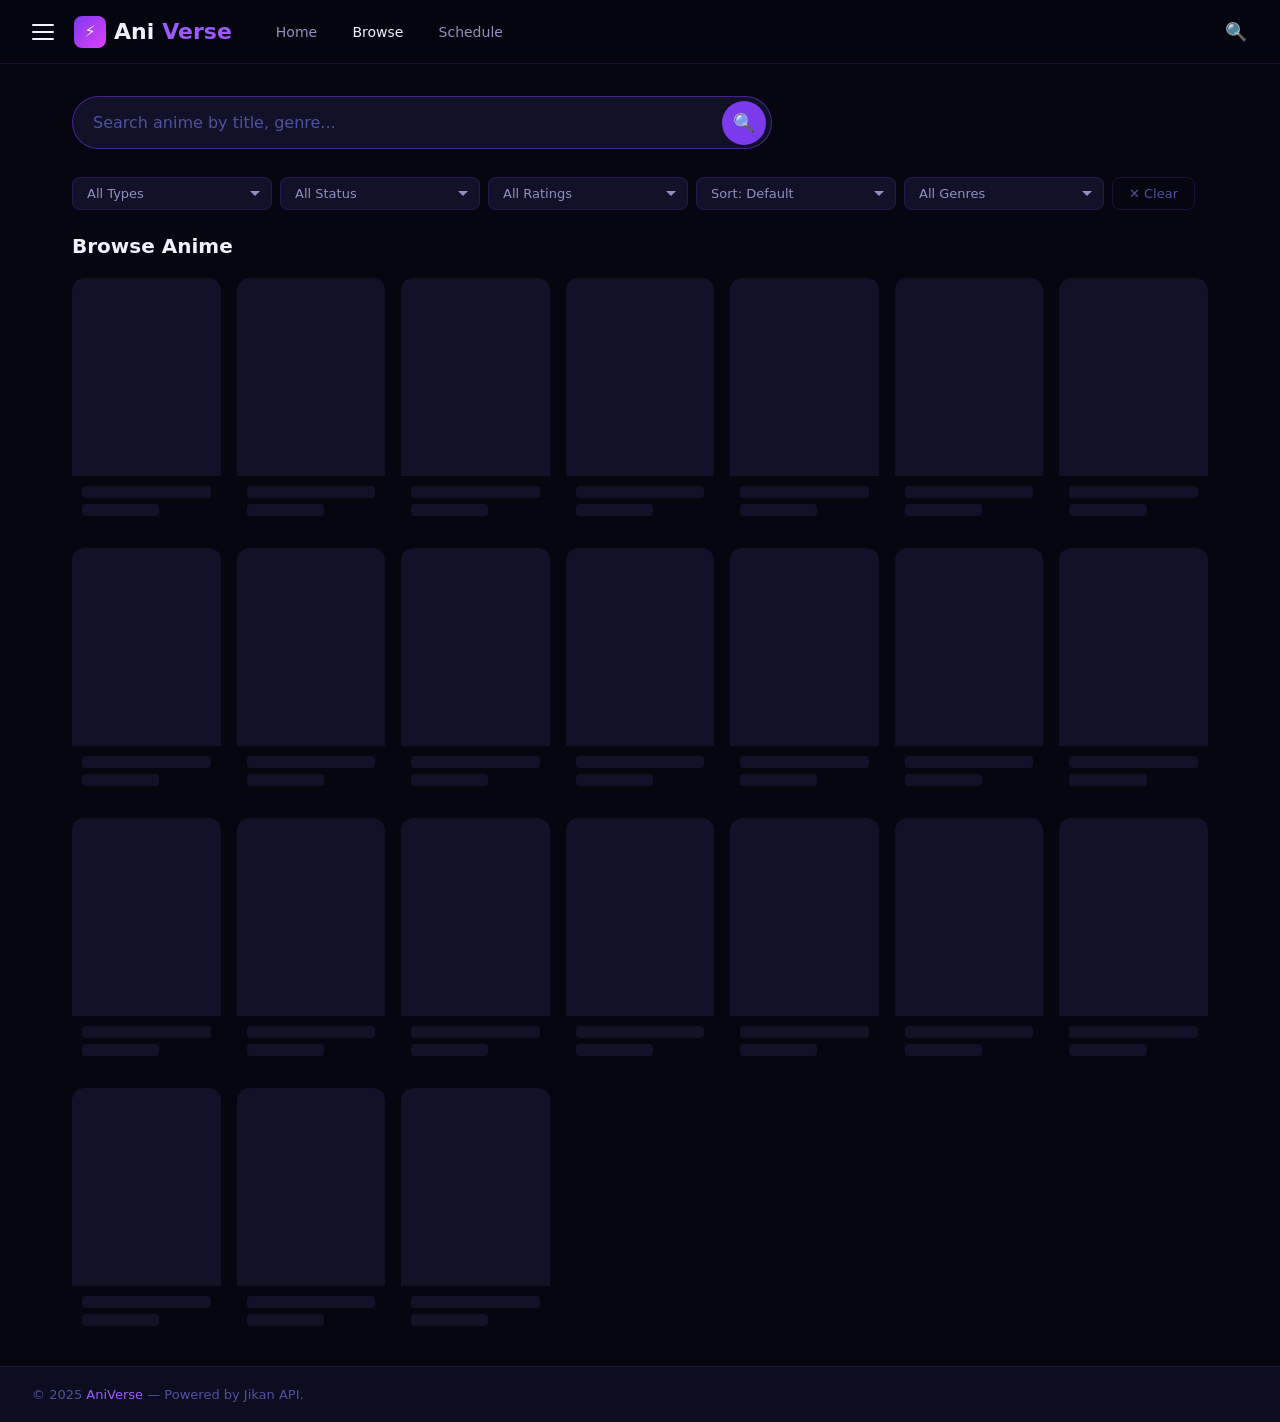
<file: search.html>
<!DOCTYPE html>
<html lang="en">
<head>
<meta charset="UTF-8">
<meta name="viewport" content="width=device-width, initial-scale=1.0, maximum-scale=5.0">
<title>Search Anime - AniVerse</title>
<style>
:root {
  --bg-primary: #060610; --bg-secondary: #0d0d20; --bg-card: #111128; --bg-card-hover: #16163a;
  --accent: #7c3aed; --accent-bright: #9d5bff; --accent-glow: rgba(124,58,237,0.4); --accent-secondary: #e040fb;
  --text-primary: #f0f0ff; --text-secondary: #9090c0; --text-muted: #5050a0;
  --border: rgba(124,58,237,0.2); --border-bright: rgba(124,58,237,0.5); --glass-border: rgba(255,255,255,0.06);
  --header-h: 64px; --radius: 12px; --radius-sm: 8px; --shadow-glow: 0 0 20px var(--accent-glow);
}
*, *::before, *::after { box-sizing: border-box; margin: 0; padding: 0; }
html { overflow-x: hidden; max-width: 100%; }
body { font-family: 'Segoe UI', system-ui, sans-serif; background: var(--bg-primary); color: var(--text-primary); overflow-x: hidden; max-width: 100%; min-height: 100vh; -webkit-font-smoothing: antialiased; }
img { max-width: 100%; display: block; }
a { text-decoration: none; color: inherit; }
button { cursor: pointer; border: none; outline: none; background: none; font-family: inherit; }
::-webkit-scrollbar { width: 6px; } ::-webkit-scrollbar-track { background: var(--bg-secondary); } ::-webkit-scrollbar-thumb { background: var(--accent); border-radius: 3px; }

/* HEADER */
#header { position: fixed; top: 0; left: 0; right: 0; height: var(--header-h); z-index: 1000; display: flex; align-items: center; padding: 0 clamp(12px,3vw,24px); gap: 12px; background: rgba(6,6,16,0.92); backdrop-filter: blur(20px); border-bottom: 1px solid var(--border); max-width: 100%; }
.logo { display: flex; align-items: center; gap: 8px; font-size: clamp(16px,2.5vw,22px); font-weight: 800; white-space: nowrap; }
.logo-icon { width: 32px; height: 32px; background: linear-gradient(135deg, var(--accent), var(--accent-secondary)); border-radius: 8px; display: flex; align-items: center; justify-content: center; font-size: 16px; flex-shrink: 0; }
.logo span { color: var(--accent-bright); }
.header-spacer { flex: 1; }
.icon-btn { width: 40px; height: 40px; border-radius: 10px; display: flex; align-items: center; justify-content: center; color: var(--text-secondary); font-size: 18px; transition: all 0.2s; flex-shrink: 0; }
.icon-btn:hover { color: var(--text-primary); background: var(--glass-border); }
.hamburger { display: flex; flex-direction: column; gap: 5px; padding: 8px; border-radius: 8px; }
.hamburger span { display: block; width: 22px; height: 2px; background: var(--text-primary); border-radius: 2px; }
.header-nav { display: flex; align-items: center; gap: clamp(4px,1.5vw,20px); margin-left: clamp(8px,2vw,24px); }
.header-nav a { font-size: clamp(12px,1.2vw,14px); color: var(--text-secondary); font-weight: 500; padding: 4px 8px; border-radius: 6px; transition: color 0.2s; white-space: nowrap; }
.header-nav a:hover, .header-nav a.active { color: var(--text-primary); }
@media(max-width:768px) { .header-nav { display: none; } }

/* SIDEBAR */
#sidebar { position: fixed; top: 0; left: -280px; width: min(280px,85vw); height: 100%; z-index: 1500; background: var(--bg-secondary); border-right: 1px solid var(--border); transition: left 0.35s; padding: 80px 20px 20px; overflow-y: auto; }
#sidebar.open { left: 0; }
#sidebar-overlay { position: fixed; inset: 0; z-index: 1400; background: rgba(0,0,0,0.6); opacity: 0; pointer-events: none; transition: opacity 0.3s; }
#sidebar-overlay.open { opacity: 1; pointer-events: all; }
.sidebar-nav { display: flex; flex-direction: column; gap: 4px; }
.sidebar-nav a { display: flex; align-items: center; gap: 12px; padding: 12px 16px; border-radius: 8px; color: var(--text-secondary); font-size: 15px; transition: all 0.2s; }
.sidebar-nav a:hover { color: var(--text-primary); background: var(--glass-border); }

/* SEARCH OVERLAY */
#search-overlay { position: fixed; inset: 0; z-index: 2000; background: rgba(6,6,16,0.95); backdrop-filter: blur(24px); display: flex; flex-direction: column; align-items: center; padding: clamp(60px,10vh,100px) clamp(12px,5vw,40px) 20px; opacity: 0; pointer-events: none; transition: opacity 0.3s; overflow-y: auto; overflow-x: hidden; max-width: 100vw; }
#search-overlay.open { opacity: 1; pointer-events: all; }
.search-close { position: absolute; top: 16px; right: 16px; width: 44px; height: 44px; border-radius: 50%; background: var(--glass-border); color: var(--text-secondary); font-size: 20px; display: flex; align-items: center; justify-content: center; transition: all 0.2s; }
.search-close:hover { background: var(--accent); color: white; }
.search-box-wrap { width: 100%; max-width: min(700px, calc(100vw - 24px)); position: relative; margin-bottom: 24px; }
.search-input-main { width: 100%; max-width: 100%; background: rgba(255,255,255,0.05); border: 1.5px solid var(--border-bright); border-radius: 16px; padding: clamp(12px,2vw,18px) clamp(16px,3vw,24px); padding-right: 56px; font-size: clamp(16px,2.5vw,20px); color: var(--text-primary); outline: none; font-family: inherit; box-sizing: border-box; }
.search-input-main:focus { border-color: var(--accent-bright); box-shadow: 0 0 0 3px var(--accent-glow); }
.search-input-main::placeholder { color: var(--text-muted); }
.search-go-btn { position: absolute; right: 12px; top: 50%; transform: translateY(-50%); width: 40px; height: 40px; border-radius: 10px; background: var(--accent); color: white; font-size: 18px; display: flex; align-items: center; justify-content: center; }
#search-suggestions { width: 100%; max-width: min(700px, calc(100vw - 24px)); display: grid; grid-template-columns: repeat(auto-fill, minmax(min(160px, 45vw), 1fr)); gap: 12px; max-height: 60vh; overflow-y: auto; overflow-x: hidden; }
.sugg-card { background: var(--bg-card); border: 1px solid var(--border); border-radius: var(--radius); overflow: hidden; cursor: pointer; transition: all 0.2s; }
.sugg-card:hover { border-color: var(--accent); }
.sugg-card img { width: 100%; aspect-ratio: 3/4; object-fit: cover; }
.sugg-info { padding: 8px; }
.sugg-title { font-size: 12px; font-weight: 600; white-space: nowrap; overflow: hidden; text-overflow: ellipsis; }
.sugg-score { font-size: 11px; color: var(--accent-bright); }

@keyframes shimmer { 0% { background-position: -400px 0; } 100% { background-position: 400px 0; } }
.skeleton { background: linear-gradient(90deg, var(--bg-card) 25%, var(--bg-card-hover) 50%, var(--bg-card) 75%); background-size: 800px 100%; animation: shimmer 1.5s infinite; }
@keyframes fadeIn { from { opacity: 0; transform: translateY(12px); } to { opacity: 1; transform: none; } }

/* PAGE LAYOUT */
.page-top {
  padding-top: calc(var(--header-h) + 32px);
  padding-bottom: 24px;
  max-width: min(1200px, 100%);
  margin: 0 auto;
  padding-left: clamp(16px,3vw,32px);
  padding-right: clamp(16px,3vw,32px);
}

/* SEARCH BAR (page) */
.page-search-wrap {
  position: relative;
  max-width: min(700px, 100%);
  margin-bottom: 28px;
}
.page-search-input {
  width: 100%;
  padding: clamp(12px,1.8vw,16px) clamp(16px,3vw,20px);
  padding-right: 56px;
  background: var(--bg-card);
  border: 1.5px solid var(--border-bright);
  border-radius: 50px;
  font-size: clamp(14px,1.6vw,16px);
  color: var(--text-primary);
  outline: none;
  font-family: inherit;
  box-sizing: border-box;
  max-width: 100%;
  transition: border-color 0.2s, box-shadow 0.2s;
}
.page-search-input:focus { border-color: var(--accent-bright); box-shadow: 0 0 0 3px var(--accent-glow); }
.page-search-input::placeholder { color: var(--text-muted); }
.page-search-btn {
  position: absolute; right: 6px; top: 50%; transform: translateY(-50%);
  width: 44px; height: 44px; border-radius: 50%;
  background: var(--accent); color: white; font-size: 18px;
  display: flex; align-items: center; justify-content: center;
  transition: background 0.2s;
}
.page-search-btn:hover { background: var(--accent-bright); }

/* FILTERS */
.filter-bar {
  display: flex;
  flex-wrap: wrap;
  gap: 8px;
  margin-bottom: 24px;
  max-width: 100%;
  overflow-x: hidden;
}

.filter-select {
  padding: 8px 14px;
  background: var(--bg-card);
  border: 1px solid var(--border);
  border-radius: 8px;
  color: var(--text-secondary);
  font-size: 13px;
  font-family: inherit;
  outline: none;
  cursor: pointer;
  transition: all 0.2s;
  appearance: none;
  -webkit-appearance: none;
  background-image: url("data:image/svg+xml;charset=utf-8,%3Csvg xmlns='http://www.w3.org/2000/svg' width='12' height='12' fill='%239090c0'%3E%3Cpath d='M6 8L1 3h10z'/%3E%3C/svg%3E");
  background-repeat: no-repeat;
  background-position: right 10px center;
  padding-right: 30px;
  flex: 1;
  min-width: min(130px, 45vw);
  max-width: 200px;
}
.filter-select:focus { border-color: var(--accent); }
select option { background: var(--bg-secondary); color: var(--text-primary); }

.filter-clear {
  padding: 8px 16px;
  border-radius: 8px;
  border: 1px solid var(--border);
  color: var(--text-muted);
  font-size: 13px;
  font-weight: 500;
  transition: all 0.2s;
  white-space: nowrap;
}
.filter-clear:hover { border-color: var(--accent); color: var(--text-primary); }

/* RESULTS HEADER */
.results-header {
  display: flex;
  align-items: center;
  justify-content: space-between;
  margin-bottom: 20px;
  gap: 12px;
  flex-wrap: wrap;
}
.results-title {
  font-size: clamp(16px,2vw,20px);
  font-weight: 700;
}
.results-count {
  font-size: 13px;
  color: var(--text-muted);
}

/* ANIME GRID */
.anime-grid {
  display: grid;
  grid-template-columns: repeat(auto-fill, minmax(min(140px, 42vw), 1fr));
  gap: clamp(10px, 1.5vw, 16px);
  max-width: 100%;
  overflow-x: hidden;
}

/* ANIME CARD */
.anime-card {
  background: var(--bg-card);
  border: 1px solid var(--border);
  border-radius: var(--radius);
  overflow: hidden;
  cursor: pointer;
  transition: all 0.3s;
  animation: fadeIn 0.4s ease both;
}
.anime-card:hover {
  transform: translateY(-5px) scale(1.02);
  border-color: var(--accent);
  box-shadow: var(--shadow-glow);
}
.card-poster { position: relative; aspect-ratio: 3/4; overflow: hidden; background: var(--bg-secondary); }
.card-poster img { width: 100%; height: 100%; object-fit: cover; transition: transform 0.4s; }
.anime-card:hover .card-poster img { transform: scale(1.07); }
.card-badges { position: absolute; top: 8px; left: 8px; display: flex; flex-direction: column; gap: 3px; }
.card-badge { padding: 2px 6px; border-radius: 4px; font-size: 10px; font-weight: 700; }
.cb-score { background: rgba(250,200,0,0.9); color: #1a1a00; }
.cb-type { background: rgba(240,64,251,0.85); color: white; }
.card-info { padding: 10px 10px 12px; }
.card-title { font-size: clamp(11px,1.2vw,13px); font-weight: 600; line-height: 1.3; display: -webkit-box; -webkit-line-clamp: 2; -webkit-box-orient: vertical; overflow: hidden; }
.card-meta { font-size: 10px; color: var(--text-muted); margin-top: 4px; white-space: nowrap; overflow: hidden; text-overflow: ellipsis; }

/* SKELETON CARD */
.card-skeleton { border-radius: var(--radius); overflow: hidden; }
.sk-poster { aspect-ratio: 3/4; border-radius: var(--radius) var(--radius) 0 0; }
.sk-info { padding: 10px; }
.sk-line { height: 12px; border-radius: 4px; margin-bottom: 6px; }
.sk-short { width: 60%; }

/* LOAD MORE */
.load-more-wrap {
  text-align: center;
  padding: 32px 0;
}
.load-more-btn {
  padding: 12px 36px;
  background: transparent;
  border: 1.5px solid var(--border-bright);
  border-radius: 50px;
  color: var(--text-secondary);
  font-size: 14px;
  font-weight: 600;
  transition: all 0.2s;
}
.load-more-btn:hover {
  background: var(--accent);
  border-color: var(--accent);
  color: white;
  box-shadow: var(--shadow-glow);
}
.load-more-btn:disabled { opacity: 0.4; cursor: not-allowed; }

/* EMPTY STATE */
.empty-state {
  text-align: center;
  padding: 60px 20px;
  color: var(--text-muted);
}
.empty-state .icon { font-size: 48px; margin-bottom: 16px; }
.empty-state h3 { font-size: 18px; color: var(--text-secondary); margin-bottom: 8px; }
.empty-state p { font-size: 14px; }

/* FOOTER */
footer { border-top: 1px solid var(--border); padding: 20px clamp(16px,3vw,32px); display: flex; flex-wrap: wrap; align-items: center; justify-content: space-between; gap: 12px; background: var(--bg-secondary); }
.footer-credits { font-size: 13px; color: var(--text-muted); }
.footer-credits span { color: var(--accent-bright); }
</style>
</head>
<body>

<header id="header">
  <div style="display:flex;align-items:center;gap:12px;flex-shrink:0;">
    <button class="hamburger" id="hamburger-btn" aria-label="Menu"><span></span><span></span><span></span></button>
    <a href="index.html" class="logo"><div class="logo-icon">⚡</div>Ani<span>Verse</span></a>
  </div>
  <nav class="header-nav">
    <a href="index.html">Home</a>
    <a href="search.html" class="active">Browse</a>
    <a href="schedule.html">Schedule</a>
  </nav>
  <div class="header-spacer"></div>
  <div style="display:flex;align-items:center;gap:8px;flex-shrink:0;">
    <button class="icon-btn" id="search-open-btn" aria-label="Search">🔍</button>
  </div>
</header>

<div id="sidebar-overlay"></div>
<nav id="sidebar">
  <div class="sidebar-nav">
    <a href="index.html">🏠 Home</a>
    <a href="search.html">🔍 Browse</a>
    <a href="schedule.html">📅 Schedule</a>
  </div>
</nav>

<div id="search-overlay">
  <button class="search-close" id="search-close-btn">✕</button>
  <div class="search-box-wrap">
    <input type="search" class="search-input-main" id="search-input-main" placeholder="Search anime..." autocomplete="off">
    <button class="search-go-btn" id="search-go-btn">→</button>
  </div>
  <div id="search-suggestions"></div>
</div>

<main>
  <div class="page-top">
    <div class="page-search-wrap">
      <input type="search" class="page-search-input" id="page-search" placeholder="Search anime by title, genre..." autocomplete="off">
      <button class="page-search-btn" id="page-search-go">🔍</button>
    </div>

    <div class="filter-bar" id="filter-bar">
      <select class="filter-select" id="filter-type" aria-label="Filter by type">
        <option value="">All Types</option>
        <option value="tv">TV</option>
        <option value="movie">Movie</option>
        <option value="ova">OVA</option>
        <option value="ona">ONA</option>
        <option value="special">Special</option>
      </select>

      <select class="filter-select" id="filter-status" aria-label="Filter by status">
        <option value="">All Status</option>
        <option value="airing">Airing</option>
        <option value="complete">Complete</option>
        <option value="upcoming">Upcoming</option>
      </select>

      <select class="filter-select" id="filter-rating" aria-label="Filter by rating">
        <option value="">All Ratings</option>
        <option value="g">G</option>
        <option value="pg">PG</option>
        <option value="pg13">PG-13</option>
        <option value="r17">R-17+</option>
      </select>

      <select class="filter-select" id="filter-sort" aria-label="Sort by">
        <option value="">Sort: Default</option>
        <option value="score">Sort: Score</option>
        <option value="rank">Sort: Rank</option>
        <option value="popularity">Sort: Popularity</option>
        <option value="title">Sort: Title</option>
      </select>

      <select class="filter-select" id="filter-genre" aria-label="Filter by genre">
        <option value="">All Genres</option>
        <option value="1">Action</option>
        <option value="2">Adventure</option>
        <option value="4">Comedy</option>
        <option value="8">Drama</option>
        <option value="10">Fantasy</option>
        <option value="14">Horror</option>
        <option value="7">Mystery</option>
        <option value="22">Romance</option>
        <option value="24">Sci-Fi</option>
        <option value="36">Slice of Life</option>
        <option value="37">Sports</option>
        <option value="41">Thriller</option>
      </select>

      <button class="filter-clear" id="filter-clear">✕ Clear</button>
    </div>

    <div class="results-header">
      <div class="results-title" id="results-title">Browse Anime</div>
      <div class="results-count" id="results-count"></div>
    </div>

    <div class="anime-grid" id="anime-grid"></div>

    <div class="load-more-wrap" id="load-more-wrap" style="display:none;">
      <button class="load-more-btn" id="load-more-btn">Load More</button>
    </div>
  </div>
</main>

<footer>
  <div class="footer-credits">© 2025 <span>AniVerse</span> — Powered by Jikan API.</div>
</footer>

<script>
'use strict';
const API = 'https://api.jikan.moe/v4';
const CACHE_TTL = 10 * 60 * 1000;

const Cache = {
  get(k) { try { const r = localStorage.getItem('av_' + k); if (!r) return null; const { ts, data } = JSON.parse(r); if (Date.now() - ts > CACHE_TTL) { localStorage.removeItem('av_' + k); return null; } return data; } catch { return null; } },
  set(k, d) { try { localStorage.setItem('av_' + k, JSON.stringify({ ts: Date.now(), data: d })); } catch {} }
};

async function apiFetch(url) {
  const ck = 'sf_' + url;
  const cached = Cache.get(ck);
  if (cached) return cached;
  for (let i = 0; i < 3; i++) {
    if (i > 0) await new Promise(r => setTimeout(r, 1500 * i));
    try {
      const ctrl = new AbortController();
      const t = setTimeout(() => ctrl.abort(), 12000);
      const res = await fetch(API + url, { signal: ctrl.signal });
      clearTimeout(t);
      if (!res.ok) throw new Error('HTTP ' + res.status);
      const json = await res.json();
      const data = json?.data ?? null;
      const pagination = json?.pagination ?? null;
      const result = { data, pagination };
      Cache.set(ck, result);
      return result;
    } catch {}
  }
  return { data: null, pagination: null };
}

let currentPage = 1;
let currentQuery = '';
let isLoading = false;
let hasNextPage = false;
let totalItems = 0;

// Read URL params
const urlParams = new URLSearchParams(window.location.search);
const urlQ = urlParams.get('q') || '';
const urlFilter = urlParams.get('filter') || '';

function buildEndpoint(page = 1) {
  const q = document.getElementById('page-search')?.value?.trim() || '';
  const type = document.getElementById('filter-type')?.value || '';
  const status = document.getElementById('filter-status')?.value || '';
  const rating = document.getElementById('filter-rating')?.value || '';
  const sort = document.getElementById('filter-sort')?.value || '';
  const genre = document.getElementById('filter-genre')?.value || '';

  if (q) {
    let ep = `/anime?q=${encodeURIComponent(q)}&sfw=true&limit=24&page=${page}`;
    if (type) ep += `&type=${type}`;
    if (status) ep += `&status=${status}`;
    if (rating) ep += `&rating=${rating}`;
    if (sort) ep += `&order_by=${sort}&sort=desc`;
    if (genre) ep += `&genres=${genre}`;
    return ep;
  }

  if (genre) {
    let ep = `/anime?genres=${genre}&sfw=true&limit=24&page=${page}`;
    if (type) ep += `&type=${type}`;
    if (status) ep += `&status=${status}`;
    if (sort) ep += `&order_by=${sort}&sort=desc`;
    return ep;
  }

  // Top anime with filter
  let filter = urlFilter || status || '';
  if (!filter && sort) {
    const sortMap = { score: 'byrank', popularity: 'bypopularity' };
    filter = sortMap[sort] || '';
  }
  let ep = `/top/anime?limit=24&page=${page}`;
  if (filter) ep += `&filter=${filter}`;
  if (type) ep += `&type=${type}`;
  return ep;
}

function renderSkeletons() {
  const grid = document.getElementById('anime-grid');
  if (!grid) return;
  grid.innerHTML = Array.from({ length: 24 }, () => `
    <div class="card-skeleton">
      <div class="sk-poster skeleton"></div>
      <div class="sk-info">
        <div class="sk-line skeleton"></div>
        <div class="sk-line sk-short skeleton"></div>
      </div>
    </div>
  `).join('');
}

function buildCard(a) {
  const id = a.mal_id;
  const title = (a.title_english || a.title || 'Unknown').replace(/"/g,'&quot;');
  const img = a.images?.jpg?.large_image_url || a.images?.jpg?.image_url || '';
  const score = a.score ? a.score.toFixed(1) : null;
  const type = a.type || '';
  const year = a.year || (a.aired?.from ? new Date(a.aired.from).getFullYear() : '');
  return `
    <article class="anime-card" onclick="window.location.href='anime.html?id=${id}'" aria-label="${title}">
      <div class="card-poster">
        ${img ? `<img src="${img}" alt="${title}" loading="lazy" onerror="this.style.display='none'">` : ''}
        <div class="card-badges">
          ${score ? `<span class="card-badge cb-score">★ ${score}</span>` : ''}
          ${type ? `<span class="card-badge cb-type">${type}</span>` : ''}
        </div>
      </div>
      <div class="card-info">
        <div class="card-title">${title}</div>
        <div class="card-meta">${[type, year].filter(Boolean).join(' · ')}</div>
      </div>
    </article>
  `;
}

async function loadResults(reset = true) {
  if (isLoading) return;
  isLoading = true;
  const grid = document.getElementById('anime-grid');
  const loadMoreWrap = document.getElementById('load-more-wrap');
  const loadMoreBtn = document.getElementById('load-more-btn');

  if (reset) {
    currentPage = 1;
    renderSkeletons();
    loadMoreWrap.style.display = 'none';
  } else {
    currentPage++;
    if (loadMoreBtn) { loadMoreBtn.disabled = true; loadMoreBtn.textContent = 'Loading…'; }
  }

  const endpoint = buildEndpoint(currentPage);
  const { data, pagination } = await apiFetch(endpoint);

  if (reset) grid.innerHTML = '';

  if (!data || data.length === 0) {
    if (reset) {
      grid.innerHTML = `<div class="empty-state" style="grid-column:1/-1"><div class="icon">🔍</div><h3>No results found</h3><p>Try a different search or filter.</p></div>`;
    }
    loadMoreWrap.style.display = 'none';
    isLoading = false;
    return;
  }

  const frag = document.createDocumentFragment();
  data.forEach((a, idx) => {
    const div = document.createElement('div');
    div.innerHTML = buildCard(a);
    const card = div.firstElementChild;
    if (card) {
      card.style.animationDelay = `${(idx % 24) * 0.03}s`;
      frag.appendChild(card);
    }
  });
  grid.appendChild(frag);

  // Update count
  const countEl = document.getElementById('results-count');
  if (countEl) {
    totalItems = pagination?.items?.total || data.length;
    countEl.textContent = `${totalItems.toLocaleString()} results`;
  }

  hasNextPage = pagination?.has_next_page ?? false;
  if (hasNextPage) {
    loadMoreWrap.style.display = 'block';
    if (loadMoreBtn) { loadMoreBtn.disabled = false; loadMoreBtn.textContent = 'Load More'; }
  } else {
    loadMoreWrap.style.display = 'none';
  }

  const titleEl = document.getElementById('results-title');
  if (titleEl) {
    const q = document.getElementById('page-search')?.value?.trim();
    titleEl.textContent = q ? `Results for "${q}"` : 'Browse Anime';
  }

  isLoading = false;
}

// Init
if (urlQ) {
  document.getElementById('page-search').value = urlQ;
}
if (urlFilter) {
  const statusSel = document.getElementById('filter-status');
  if (statusSel && ['airing','complete','upcoming'].includes(urlFilter)) statusSel.value = urlFilter;
}

// Search button
document.getElementById('page-search-go')?.addEventListener('click', () => loadResults(true));
document.getElementById('page-search')?.addEventListener('keydown', e => { if (e.key === 'Enter') loadResults(true); });

// Filter changes
['filter-type','filter-status','filter-rating','filter-sort','filter-genre'].forEach(id => {
  document.getElementById(id)?.addEventListener('change', () => loadResults(true));
});

// Clear filters
document.getElementById('filter-clear')?.addEventListener('click', () => {
  document.getElementById('page-search').value = '';
  ['filter-type','filter-status','filter-rating','filter-sort','filter-genre'].forEach(id => {
    const el = document.getElementById(id);
    if (el) el.value = '';
  });
  loadResults(true);
});

// Load more
document.getElementById('load-more-btn')?.addEventListener('click', () => {
  if (!isLoading && hasNextPage) loadResults(false);
});

// INFINITE SCROLL
window.addEventListener('scroll', () => {
  if (isLoading || !hasNextPage) return;
  const b = document.body.scrollHeight - window.scrollY - window.innerHeight;
  if (b < 400) loadResults(false);
}, { passive: true });

// Header/sidebar/search (shared)
const sidebar = document.getElementById('sidebar');
const sidebarOverlay = document.getElementById('sidebar-overlay');
document.getElementById('hamburger-btn')?.addEventListener('click', () => { sidebar?.classList.toggle('open'); sidebarOverlay?.classList.toggle('open'); document.body.style.overflow = sidebar?.classList.contains('open') ? 'hidden' : ''; });
sidebarOverlay?.addEventListener('click', () => { sidebar?.classList.remove('open'); sidebarOverlay?.classList.remove('open'); document.body.style.overflow = ''; });

const searchOverlay = document.getElementById('search-overlay');
const searchInput = document.getElementById('search-input-main');
const searchSugg = document.getElementById('search-suggestions');
function openSearch() { searchOverlay?.classList.add('open'); document.body.style.overflow = 'hidden'; setTimeout(() => searchInput?.focus(), 100); }
function closeSearch() { searchOverlay?.classList.remove('open'); document.body.style.overflow = ''; if (searchInput) searchInput.value = ''; if (searchSugg) searchSugg.innerHTML = ''; }
document.getElementById('search-open-btn')?.addEventListener('click', openSearch);
document.getElementById('search-close-btn')?.addEventListener('click', closeSearch);
document.getElementById('search-go-btn')?.addEventListener('click', () => { const q = searchInput?.value?.trim(); if (q) window.location.href = `search.html?q=${encodeURIComponent(q)}`; });
searchOverlay?.addEventListener('click', e => { if (e.target === searchOverlay) closeSearch(); });
document.addEventListener('keydown', e => { if (e.key === 'Escape') closeSearch(); });
let st = null;
searchInput?.addEventListener('input', e => {
  clearTimeout(st);
  const q = e.target.value.trim();
  if (!q || q.length < 2) { searchSugg.innerHTML = ''; return; }
  st = setTimeout(async () => {
    const res = await apiFetch(`/anime?q=${encodeURIComponent(q)}&limit=10&sfw=true`);
    if (!res?.data) return;
    searchSugg.innerHTML = res.data.map(a => { const id = a.mal_id; const t = (a.title_english||a.title||'').replace(/"/g,'&quot;'); const img = a.images?.jpg?.image_url||''; return `<div class="sugg-card" onclick="window.location.href='anime.html?id=${id}'" tabindex="0"><img src="${img}" alt="${t}" loading="lazy" onerror="this.style.display='none'"><div class="sugg-info"><div class="sugg-title">${t}</div>${a.score?`<div class="sugg-score">★ ${a.score.toFixed(1)}</div>`:''}</div></div>`; }).join('');
  }, 350);
});
searchInput?.addEventListener('keydown', e => { if (e.key === 'Enter') { const q = searchInput.value.trim(); if (q) window.location.href = `search.html?q=${encodeURIComponent(q)}`; } });

document.addEventListener('DOMContentLoaded', () => loadResults(true));
</script>
</body>
</html>
</file>
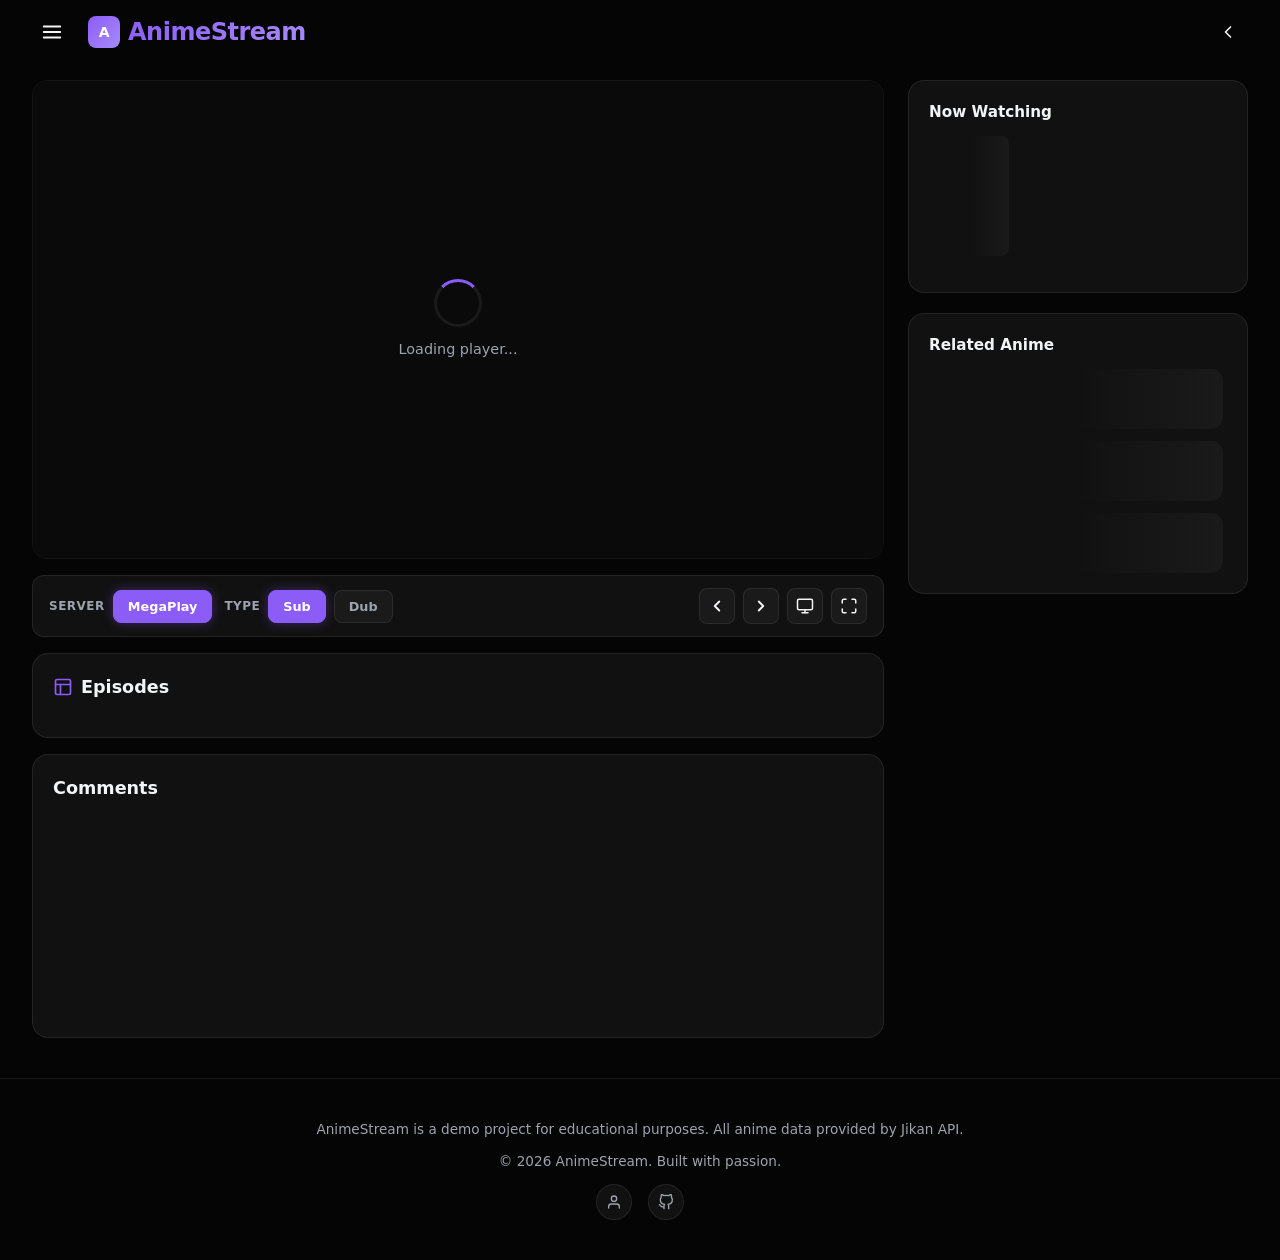
<file: watch-comment-problem.html>
<!DOCTYPE html>
<html lang="en">
<head>
<meta charset="UTF-8">
<meta name="viewport" content="width=device-width, initial-scale=1.0, maximum-scale=1.0, user-scalable=no">
<meta name="description" content="Watch anime episodes in HD with sub and dub options.">
<meta name="theme-color" content="#050505">
<title>Watch Anime - AnimeStream</title>
<style>
/* ==================== VARIABLES & RESET ==================== */
:root {
  --bg: #050505;
  --surface: #0a0a0a;
  --surface-2: #111111;
  --surface-3: #1a1a1a;
  --primary: #8b5cf6;
  --primary-glow: rgba(139,92,246,0.35);
  --secondary: #a78bfa;
  --text: #f3f4f6;
  --text-muted: #9ca3af;
  --border: rgba(255,255,255,0.08);
  --radius: 12px;
  --radius-lg: 16px;
  --transition: all 0.3s cubic-bezier(0.4,0,0.2,1);
}
*, *::before, *::after { box-sizing: border-box; margin: 0; padding: 0; }
html, body {
  overflow-x: hidden;
  max-width: 100%;
  background: var(--bg);
  color: var(--text);
  font-family: system-ui, -apple-system, BlinkMacSystemFont, 'Segoe UI', Roboto, sans-serif;
  line-height: 1.5;
  -webkit-font-smoothing: antialiased;
}
img { max-width: 100%; height: auto; display: block; }
a { color: inherit; text-decoration: none; }
button { font-family: inherit; cursor: pointer; border: none; background: none; color: inherit; }
ul, ol { list-style: none; }

/* ==================== UTILITIES ==================== */
.glass {
  background: rgba(17,17,17,0.75);
  backdrop-filter: blur(16px);
  -webkit-backdrop-filter: blur(16px);
  border: 1px solid var(--border);
}
.skeleton {
  background: linear-gradient(90deg, var(--surface-2) 25%, var(--surface-3) 50%, var(--surface-2) 75%);
  background-size: 200% 100%;
  animation: skeleton-loading 1.5s infinite;
  border-radius: var(--radius);
}
@keyframes skeleton-loading {
  0% { background-position: 200% 0; }
  100% { background-position: -200% 0; }
}
.fade-in { animation: fadeIn 0.5s ease forwards; opacity: 0; }
@keyframes fadeIn { to { opacity: 1; } }
.text-gradient {
  background: linear-gradient(135deg, var(--primary), var(--secondary));
  -webkit-background-clip: text;
  -webkit-text-fill-color: transparent;
  background-clip: text;
}

/* ==================== HEADER ==================== */
.header {
  position: fixed;
  top: 0; left: 0; right: 0;
  height: 64px;
  z-index: 1000;
  display: flex;
  align-items: center;
  justify-content: space-between;
  padding: 0 clamp(12px, 3vw, 32px);
  transition: var(--transition);
}
.header.scrolled {
  background: rgba(5,5,5,0.9);
  backdrop-filter: blur(20px);
  -webkit-backdrop-filter: blur(20px);
  border-bottom: 1px solid var(--border);
}
.header-left, .header-right {
  display: flex;
  align-items: center;
  gap: 16px;
}
.menu-btn {
  width: 40px; height: 40px;
  display: flex; align-items: center; justify-content: center;
  border-radius: 10px;
  transition: var(--transition);
}
.menu-btn:hover { background: var(--surface-2); }
.menu-btn svg { width: 22px; height: 22px; stroke: var(--text); }
.logo {
  font-size: clamp(1.1rem, 2vw, 1.5rem);
  font-weight: 800;
  letter-spacing: -0.5px;
  display: flex; align-items: center; gap: 8px;
}
.logo-icon {
  width: 32px; height: 32px;
  background: linear-gradient(135deg, var(--primary), var(--secondary));
  border-radius: 8px;
  display: flex; align-items: center; justify-content: center;
  font-weight: 900; color: #fff; font-size: 14px;
}
.back-btn {
  width: 40px; height: 40px;
  display: flex; align-items: center; justify-content: center;
  border-radius: 10px;
  transition: var(--transition);
}
.back-btn:hover { background: var(--surface-2); }
.back-btn svg { width: 20px; height: 20px; stroke: var(--text); }

/* ==================== SIDEBAR ==================== */
.sidebar-overlay {
  position: fixed; inset: 0;
  background: rgba(0,0,0,0.7);
  backdrop-filter: blur(4px);
  z-index: 1100;
  opacity: 0; pointer-events: none;
  transition: opacity 0.3s ease;
}
.sidebar-overlay.active { opacity: 1; pointer-events: all; }
.sidebar {
  position: fixed; top: 0; left: 0; bottom: 0;
  width: min(280px, 80vw);
  background: var(--surface);
  border-right: 1px solid var(--border);
  z-index: 1101;
  transform: translateX(-100%);
  transition: transform 0.35s cubic-bezier(0.4,0,0.2,1);
  display: flex; flex-direction: column;
  padding: 20px;
}
.sidebar.active { transform: translateX(0); }
.sidebar-header {
  display: flex; align-items: center; justify-content: space-between;
  margin-bottom: 24px;
}
.sidebar-close {
  width: 36px; height: 36px;
  display: flex; align-items: center; justify-content: center;
  border-radius: 8px;
}
.sidebar-close:hover { background: var(--surface-2); }
.sidebar-close svg { width: 20px; height: 20px; stroke: var(--text); }
.sidebar-nav { display: flex; flex-direction: column; gap: 4px; flex: 1; }
.sidebar-nav a {
  display: flex; align-items: center; gap: 12px;
  padding: 12px 14px;
  border-radius: 10px;
  font-size: 0.95rem;
  font-weight: 500;
  color: var(--text-muted);
  transition: var(--transition);
}
.sidebar-nav a:hover, .sidebar-nav a.active {
  background: rgba(139,92,246,0.12);
  color: var(--primary);
}
.sidebar-nav a svg { width: 20px; height: 20px; stroke: currentColor; flex-shrink: 0; }

/* ==================== MAIN LAYOUT ==================== */
.watch-main {
  display: grid;
  grid-template-columns: 1fr 340px;
  gap: 24px;
  max-width: 1600px;
  margin: 80px auto 0;
  padding: 0 clamp(12px, 3vw, 32px);
}
@media (max-width: 1024px) {
  .watch-main {
    grid-template-columns: 1fr;
    margin-top: 72px;
  }
}

/* ==================== PLAYER ==================== */
.player-section {
  display: flex;
  flex-direction: column;
  gap: 16px;
  min-width: 0;
}
.player-wrap {
  position: relative;
  width: 100%;
  aspect-ratio: 16/9;
  background: #000;
  border-radius: var(--radius-lg);
  overflow: hidden;
  border: 1px solid var(--border);
}
.player-wrap iframe {
  width: 100%; height: 100%;
  border: none;
}
.player-loading {
  position: absolute; inset: 0;
  display: flex;
  flex-direction: column;
  align-items: center;
  justify-content: center;
  background: var(--surface);
  z-index: 2;
  transition: opacity 0.3s ease;
}
.player-loading.hidden { opacity: 0; pointer-events: none; }
.spinner {
  width: 48px; height: 48px;
  border: 3px solid var(--surface-3);
  border-top-color: var(--primary);
  border-radius: 50%;
  animation: spin 1s linear infinite;
}
@keyframes spin { to { transform: rotate(360deg); } }
.player-loading p {
  margin-top: 12px;
  color: var(--text-muted);
  font-size: 0.9rem;
}

/* Theater mode */
body.theater-mode .header,
body.theater-mode .sidebar,
body.theater-mode .sidebar-overlay,
body.theater-mode .watch-sidebar,
body.theater-mode .footer {
  display: none !important;
}
body.theater-mode .watch-main {
  grid-template-columns: 1fr;
  margin-top: 0;
  padding: 0;
  max-width: 100%;
}
body.theater-mode .player-wrap {
  border-radius: 0;
  height: 100vh;
  aspect-ratio: auto;
}
body.theater-mode .player-section {
  gap: 0;
}
body.theater-mode .player-controls,
body.theater-mode .episode-section,
body.theater-mode .comments-section {
  display: none !important;
}

/* Player controls bar */
.player-controls {
  display: flex;
  flex-wrap: wrap;
  align-items: center;
  gap: 12px;
  padding: 12px 16px;
  background: var(--surface-2);
  border: 1px solid var(--border);
  border-radius: var(--radius);
}
.pctrl-group {
  display: flex;
  align-items: center;
  gap: 8px;
  flex-wrap: wrap;
}
.pctrl-label {
  font-size: 0.75rem;
  text-transform: uppercase;
  color: var(--text-muted);
  font-weight: 700;
  letter-spacing: 0.5px;
}
.pctrl-btn {
  padding: 8px 14px;
  border-radius: 8px;
  font-size: 0.8rem;
  font-weight: 600;
  background: var(--surface-3);
  border: 1px solid var(--border);
  color: var(--text-muted);
  transition: var(--transition);
  white-space: nowrap;
}
.pctrl-btn:hover { background: var(--surface); color: var(--text); }
.pctrl-btn.active {
  background: var(--primary);
  color: #fff;
  border-color: var(--primary);
  box-shadow: 0 0 12px var(--primary-glow);
}
.pctrl-icon {
  width: 36px; height: 36px;
  display: flex; align-items: center; justify-content: center;
  border-radius: 8px;
  background: var(--surface-3);
  border: 1px solid var(--border);
  transition: var(--transition);
}
.pctrl-icon:hover { background: var(--surface); }
.pctrl-icon svg { width: 18px; height: 18px; stroke: var(--text); }
.pctrl-spacer { flex: 1; }

/* ==================== EPISODE SECTION ==================== */
.episode-section {
  background: var(--surface-2);
  border: 1px solid var(--border);
  border-radius: var(--radius-lg);
  padding: 20px;
}
.episode-section h3 {
  font-size: 1.1rem;
  font-weight: 700;
  margin-bottom: 16px;
  display: flex;
  align-items: center;
  gap: 8px;
}
.episode-section h3 svg { width: 20px; height: 20px; stroke: var(--primary); }
.episode-grid {
  display: grid;
  grid-template-columns: repeat(auto-fill, minmax(70px, 1fr));
  gap: 10px;
  max-height: 320px;
  overflow-y: auto;
  padding-right: 4px;
}
.episode-grid::-webkit-scrollbar { width: 6px; }
.episode-grid::-webkit-scrollbar-thumb { background: var(--surface-3); border-radius: 3px; }
.episode-btn {
  padding: 10px;
  border-radius: 8px;
  background: var(--surface-3);
  border: 1px solid var(--border);
  font-size: 0.85rem;
  font-weight: 700;
  color: var(--text-muted);
  transition: var(--transition);
  text-align: center;
}
.episode-btn:hover {
  background: rgba(139,92,246,0.15);
  border-color: var(--primary);
  color: var(--text);
}
.episode-btn.active {
  background: var(--primary);
  color: #fff;
  border-color: var(--primary);
  box-shadow: 0 0 12px var(--primary-glow);
}
.episode-btn.watched { opacity: 0.5; }

/* ==================== SIDEBAR INFO ==================== */
.watch-sidebar {
  display: flex;
  flex-direction: column;
  gap: 20px;
  min-width: 0;
}
@media (max-width: 1024px) {
  .watch-sidebar { display: none; }
}
.sidebar-card {
  background: var(--surface-2);
  border: 1px solid var(--border);
  border-radius: var(--radius-lg);
  padding: 20px;
}
.sidebar-card h4 {
  font-size: 0.95rem;
  font-weight: 700;
  margin-bottom: 12px;
  color: var(--text);
}
.anime-mini {
  display: flex;
  gap: 12px;
  margin-bottom: 16px;
}
.anime-mini img {
  width: 80px;
  border-radius: 8px;
  aspect-ratio: 2/3;
  object-fit: cover;
  flex-shrink: 0;
}
.anime-mini-info {
  display: flex;
  flex-direction: column;
  gap: 4px;
  min-width: 0;
}
.anime-mini-title {
  font-size: 0.9rem;
  font-weight: 700;
  line-height: 1.3;
}
.anime-mini-meta {
  font-size: 0.75rem;
  color: var(--text-muted);
}

/* Related slider in sidebar */
.related-track {
  display: flex;
  flex-direction: column;
  gap: 12px;
  max-height: 400px;
  overflow-y: auto;
  padding-right: 4px;
}
.related-track::-webkit-scrollbar { width: 6px; }
.related-track::-webkit-scrollbar-thumb { background: var(--surface-3); border-radius: 3px; }
.related-item {
  display: flex;
  gap: 10px;
  padding: 8px;
  border-radius: 8px;
  transition: var(--transition);
  cursor: pointer;
}
.related-item:hover { background: var(--surface-3); }
.related-item img {
  width: 50px;
  border-radius: 6px;
  aspect-ratio: 2/3;
  object-fit: cover;
  flex-shrink: 0;
}
.related-info { min-width: 0; }
.related-title {
  font-size: 0.8rem;
  font-weight: 600;
  line-height: 1.3;
  margin-bottom: 2px;
}
.related-meta {
  font-size: 0.7rem;
  color: var(--text-muted);
}

/* Cusdis Comments */
.comments-section {
  background: var(--surface-2);
  border: 1px solid var(--border);
  border-radius: var(--radius-lg);
  padding: 20px;
}
.comments-section h3 {
  font-size: 1.1rem;
  font-weight: 700;
  margin-bottom: 16px;
}
#cusdis_thread {
  min-height: 200px;
  width: 100% !important;
}

/* ========== CUSDIS DARK THEME OVERRIDES ========== */

/* Root iframe container */
#cusdis_thread iframe {
  width: 100% !important;
  min-height: 400px !important;
  border: none !important;
  background: transparent !important;
}

/* Cusdis widget root */
.cusdis-widget,
.cusdis-container,
#cusdis_thread > div,
#cusdis_thread [class*="cusdis"] {
  background: var(--surface-2) !important;
  color: var(--text) !important;
  font-family: system-ui, -apple-system, BlinkMacSystemFont, 'Segoe UI', Roboto, sans-serif !important;
}

/* All text */
.cusdis-widget *,
.cusdis-container *,
#cusdis_thread *,
#cusdis_thread [class*="cusdis"] * {
  color: var(--text) !important;
}

/* Headings */
.cusdis-widget h1,
.cusdis-widget h2,
.cusdis-widget h3,
.cusdis-widget h4,
.cusdis-widget h5,
.cusdis-widget h6,
#cusdis_thread h1,
#cusdis_thread h2,
#cusdis_thread h3,
#cusdis_thread h4,
#cusdis_thread h5,
#cusdis_thread h6 {
  color: var(--text) !important;
  font-weight: 700 !important;
}

/* Paragraphs, spans, divs */
.cusdis-widget p,
.cusdis-widget span,
.cusdis-widget div,
#cusdis_thread p,
#cusdis_thread span,
#cusdis_thread div {
  color: var(--text) !important;
}

/* Muted / secondary text */
.cusdis-widget [class*="muted"],
.cusdis-widget [class*="secondary"],
.cusdis-widget [class*="time"],
.cusdis-widget [class*="date"],
.cusdis-widget time,
#cusdis_thread [class*="muted"],
#cusdis_thread [class*="secondary"],
#cusdis_thread [class*="time"],
#cusdis_thread [class*="date"],
#cusdis_thread time {
  color: var(--text-muted) !important;
}

/* Links */
.cusdis-widget a,
#cusdis_thread a {
  color: var(--primary) !important;
  text-decoration: none !important;
  transition: var(--transition) !important;
}
.cusdis-widget a:hover,
#cusdis_thread a:hover {
  color: var(--secondary) !important;
  text-decoration: underline !important;
}

/* ========== INPUT FIELDS ========== */
.cusdis-widget input[type="text"],
.cusdis-widget input[type="email"],
.cusdis-widget input[type="url"],
.cusdis-widget textarea,
#cusdis_thread input[type="text"],
#cusdis_thread input[type="email"],
#cusdis_thread input[type="url"],
#cusdis_thread textarea {
  width: 100% !important;
  padding: 12px 16px !important;
  background: var(--surface-3) !important;
  border: 1px solid var(--border) !important;
  border-radius: var(--radius) !important;
  color: var(--text) !important;
  font-size: 0.9rem !important;
  font-family: inherit !important;
  outline: none !important;
  transition: var(--transition) !important;
  box-sizing: border-box !important;
}

.cusdis-widget input::placeholder,
.cusdis-widget textarea::placeholder,
#cusdis_thread input::placeholder,
#cusdis_thread textarea::placeholder {
  color: var(--text-muted) !important;
  opacity: 0.7 !important;
}

.cusdis-widget input:focus,
.cusdis-widget textarea:focus,
#cusdis_thread input:focus,
#cusdis_thread textarea:focus {
  border-color: var(--primary) !important;
  box-shadow: 0 0 0 3px var(--primary-glow) !important;
}

/* Textarea specific */
.cusdis-widget textarea,
#cusdis_thread textarea {
  min-height: 120px !important;
  resize: vertical !important;
  line-height: 1.5 !important;
}

/* ========== BUTTONS ========== */
.cusdis-widget button,
.cusdis-widget [type="submit"],
.cusdis-widget [class*="btn"],
#cusdis_thread button,
#cusdis_thread [type="submit"],
#cusdis_thread [class*="btn"] {
  display: inline-flex !important;
  align-items: center !important;
  justify-content: center !important;
  gap: 8px !important;
  padding: 10px 24px !important;
  background: linear-gradient(135deg, var(--primary), #7c3aed) !important;
  color: #fff !important;
  border: none !important;
  border-radius: var(--radius) !important;
  font-size: 0.85rem !important;
  font-weight: 700 !important;
  font-family: inherit !important;
  cursor: pointer !important;
  transition: var(--transition) !important;
  box-shadow: 0 4px 20px var(--primary-glow) !important;
}

.cusdis-widget button:hover,
.cusdis-widget [type="submit"]:hover,
#cusdis_thread button:hover,
#cusdis_thread [type="submit"]:hover {
  transform: translateY(-2px) !important;
  box-shadow: 0 8px 30px var(--primary-glow) !important;
  filter: brightness(1.1) !important;
}

.cusdis-widget button:disabled,
.cusdis-widget [type="submit"]:disabled,
#cusdis_thread button:disabled,
#cusdis_thread [type="submit"]:disabled {
  opacity: 0.5 !important;
  cursor: not-allowed !important;
  transform: none !important;
}

/* Secondary / outline buttons */
.cusdis-widget [class*="outline"],
.cusdis-widget [class*="secondary"],
#cusdis_thread [class*="outline"],
#cusdis_thread [class*="secondary"] {
  background: transparent !important;
  border: 1px solid var(--border) !important;
  color: var(--text) !important;
  box-shadow: none !important;
}

.cusdis-widget [class*="outline"]:hover,
#cusdis_thread [class*="outline"]:hover {
  background: rgba(139,92,246,0.1) !important;
  border-color: var(--primary) !important;
}

/* ========== COMMENT CARDS ========== */
.cusdis-widget [class*="comment"],
.cusdis-widget [class*="message"],
.cusdis-widget [class*="card"],
#cusdis_thread [class*="comment"],
#cusdis_thread [class*="message"],
#cusdis_thread [class*="card"] {
  background: var(--surface-3) !important;
  border: 1px solid var(--border) !important;
  border-radius: var(--radius) !important;
  padding: 14px 16px !important;
  margin-bottom: 12px !important;
  transition: var(--transition) !important;
}

.cusdis-widget [class*="comment"]:hover,
#cusdis_thread [class*="comment"]:hover {
  border-color: rgba(139,92,246,0.3) !important;
}

/* Comment author name */
.cusdis-widget [class*="author"],
.cusdis-widget [class*="name"],
.cusdis-widget [class*="user"],
#cusdis_thread [class*="author"],
#cusdis_thread [class*="name"],
#cusdis_thread [class*="user"] {
  color: var(--text) !important;
  font-weight: 700 !important;
  font-size: 0.9rem !important;
}

/* Comment body text */
.cusdis-widget [class*="body"],
.cusdis-widget [class*="content"],
.cusdis-widget [class*="text"],
#cusdis_thread [class*="body"],
#cusdis_thread [class*="content"],
#cusdis_thread [class*="text"] {
  color: var(--text-muted) !important;
  font-size: 0.85rem !important;
  line-height: 1.6 !important;
}

/* Reply button */
.cusdis-widget [class*="reply"],
#cusdis_thread [class*="reply"] {
  font-size: 0.75rem !important;
  color: var(--primary) !important;
  background: transparent !important;
  border: none !important;
  padding: 4px 8px !important;
  box-shadow: none !important;
}

.cusdis-widget [class*="reply"]:hover,
#cusdis_thread [class*="reply"]:hover {
  color: var(--secondary) !important;
  background: rgba(139,92,246,0.1) !important;
  border-radius: 6px !important;
  transform: none !important;
}

/* ========== FORM / REPLY AREA ========== */
.cusdis-widget form,
.cusdis-widget [class*="form"],
#cusdis_thread form,
#cusdis_thread [class*="form"] {
  background: var(--surface-3) !important;
  border: 1px solid var(--border) !important;
  border-radius: var(--radius) !important;
  padding: 16px !important;
  margin-bottom: 16px !important;
}

.cusdis-widget [class*="input-group"],
#cusdis_thread [class*="input-group"] {
  margin-bottom: 12px !important;
}

.cusdis-widget label,
#cusdis_thread label {
  display: block !important;
  font-size: 0.8rem !important;
  font-weight: 600 !important;
  color: var(--text-muted) !important;
  margin-bottom: 6px !important;
}

/* ========== SCROLLBAR ========== */
.cusdis-widget ::-webkit-scrollbar,
#cusdis_thread ::-webkit-scrollbar {
  width: 6px !important;
}
.cusdis-widget ::-webkit-scrollbar-track,
#cusdis_thread ::-webkit-scrollbar-track {
  background: var(--surface-2) !important;
  border-radius: 3px !important;
}
.cusdis-widget ::-webkit-scrollbar-thumb,
#cusdis_thread ::-webkit-scrollbar-thumb {
  background: var(--surface-3) !important;
  border-radius: 3px !important;
}
.cusdis-widget ::-webkit-scrollbar-thumb:hover,
#cusdis_thread ::-webkit-scrollbar-thumb:hover {
  background: var(--primary) !important;
}

/* ========== LOADING / EMPTY STATES ========== */
.cusdis-widget [class*="loading"],
.cusdis-widget [class*="spinner"],
#cusdis_thread [class*="loading"],
#cusdis_thread [class*="spinner"] {
  color: var(--text-muted) !important;
}

.cusdis-widget [class*="empty"],
.cusdis-widget [class*="no-comments"],
#cusdis_thread [class*="empty"],
#cusdis_thread [class*="no-comments"] {
  color: var(--text-muted) !important;
  text-align: center !important;
  padding: 32px !important;
  font-size: 0.9rem !important;
}

/* ========== MOBILE RESPONSIVE ========== */
@media (max-width: 640px) {
  .comments-section {
    padding: 14px !important;
  }
  .cusdis-widget input,
  .cusdis-widget textarea,
  #cusdis_thread input,
  #cusdis_thread textarea {
    padding: 10px 12px !important;
    font-size: 0.85rem !important;
  }
  .cusdis-widget button,
  #cusdis_thread button {
    padding: 8px 18px !important;
    font-size: 0.8rem !important;
    width: 100% !important;
  }
  .cusdis-widget [class*="comment"],
  #cusdis_thread [class*="comment"] {
    padding: 10px 12px !important;
  }
  .cusdis-widget form,
  #cusdis_thread form {
    padding: 12px !important;
  }
}

/* ==================== FOOTER ==================== */
.footer {
  border-top: 1px solid var(--border);
  padding: clamp(24px, 4vw, 40px) clamp(16px, 3vw, 32px);
  text-align: center;
  margin-top: 40px;
}
.footer-text {
  font-size: 0.85rem;
  color: var(--text-muted);
  margin-bottom: 12px;
}
.footer-social {
  display: flex; justify-content: center; gap: 16px;
}
.footer-social a {
  width: 36px; height: 36px;
  display: flex; align-items: center; justify-content: center;
  border-radius: 50%;
  background: var(--surface-2);
  border: 1px solid var(--border);
  transition: var(--transition);
}
.footer-social a:hover {
  background: var(--primary);
  border-color: var(--primary);
  transform: translateY(-2px);
}
.footer-social a svg { width: 16px; height: 16px; stroke: var(--text-muted); }
.footer-social a:hover svg { stroke: #fff; }

/* ==================== RESPONSIVE ==================== */
@media (max-width: 640px) {
  .player-controls { gap: 8px; padding: 10px; }
  .pctrl-group { gap: 6px; }
  .pctrl-btn { padding: 6px 10px; font-size: 0.75rem; }
  .episode-grid { grid-template-columns: repeat(auto-fill, minmax(60px, 1fr)); }
}
@media (prefers-reduced-motion: reduce) {
  *, *::before, *::after {
    animation-duration: 0.01ms !important;
    animation-iteration-count: 1 !important;
    transition-duration: 0.01ms !important;
  }
}
</style>
<base target="_blank">
</head>
<body>

<!-- ==================== HEADER ==================== -->
<header class="header" id="header">
  <div class="header-left">
    <button class="menu-btn" id="menuBtn" aria-label="Open menu">
      <svg viewBox="0 0 24 24" fill="none" stroke-width="2" stroke-linecap="round" stroke-linejoin="round"><line x1="3" y1="6" x2="21" y2="6"/><line x1="3" y1="12" x2="21" y2="12"/><line x1="3" y1="18" x2="21" y2="18"/></svg>
    </button>
    <a href="index.html" class="logo">
      <div class="logo-icon">A</div>
      <span class="text-gradient">AnimeStream</span>
    </a>
  </div>
  <div class="header-right">
    <a href="anime.html" class="back-btn" id="backBtn" aria-label="Back">
      <svg viewBox="0 0 24 24" fill="none" stroke-width="2" stroke-linecap="round" stroke-linejoin="round"><polyline points="15 18 9 12 15 6"/></svg>
    </a>
  </div>
</header>

<!-- ==================== SIDEBAR ==================== -->
<div class="sidebar-overlay" id="sidebarOverlay"></div>
<aside class="sidebar" id="sidebar">
  <div class="sidebar-header">
    <a href="index.html" class="logo"><div class="logo-icon">A</div><span class="text-gradient">AnimeStream</span></a>
    <button class="sidebar-close" id="sidebarClose" aria-label="Close menu">
      <svg viewBox="0 0 24 24" fill="none" stroke-width="2" stroke-linecap="round" stroke-linejoin="round"><line x1="18" y1="6" x2="6" y2="18"/><line x1="6" y1="6" x2="18" y2="18"/></svg>
    </button>
  </div>
  <nav class="sidebar-nav">
    <a href="index.html"><svg viewBox="0 0 24 24" fill="none" stroke-width="2" stroke-linecap="round" stroke-linejoin="round"><path d="M3 9l9-7 9 7v11a2 2 0 0 1-2 2H5a2 2 0 0 1-2-2z"/><polyline points="9 22 9 12 15 12 15 22"/></svg>Home</a>
    <a href="search.html"><svg viewBox="0 0 24 24" fill="none" stroke-width="2" stroke-linecap="round" stroke-linejoin="round"><circle cx="11" cy="11" r="8"/><line x1="21" y1="21" x2="16.65" y2="16.65"/></svg>Search</a>
    <a href="schedule.html"><svg viewBox="0 0 24 24" fill="none" stroke-width="2" stroke-linecap="round" stroke-linejoin="round"><rect x="3" y="4" width="18" height="18" rx="2" ry="2"/><line x1="16" y1="2" x2="16" y2="6"/><line x1="8" y1="2" x2="8" y2="6"/><line x1="3" y1="10" x2="21" y2="10"/></svg>Schedule</a>
    <a href="creator.html"><svg viewBox="0 0 24 24" fill="none" stroke-width="2" stroke-linecap="round" stroke-linejoin="round"><path d="M20 21v-2a4 4 0 0 0-4-4H8a4 4 0 0 0-4 4v2"/><circle cx="12" cy="7" r="4"/></svg>Creator</a>
  </nav>
</aside>

<!-- ==================== WATCH MAIN ==================== -->
<div class="watch-main" id="watchMain">
  <div class="player-section">
    <!-- Player -->
    <div class="player-wrap" id="playerWrap">
      <div class="player-loading" id="playerLoading">
        <div class="spinner"></div>
        <p>Loading player...</p>
      </div>
      <iframe id="playerFrame" allowfullscreen allow="fullscreen; autoplay" loading="eager"></iframe>
    </div>

    <!-- Controls -->
    <div class="player-controls" id="playerControls">
      <div class="pctrl-group">
        <span class="pctrl-label">Server</span>
        <button class="pctrl-btn active" id="serverMega">MegaPlay</button>
      </div>
      <div class="pctrl-group">
        <span class="pctrl-label">Type</span>
        <button class="pctrl-btn active" id="btnSub">Sub</button>
        <button class="pctrl-btn" id="btnDub">Dub</button>
      </div>
      <div class="pctrl-spacer"></div>
      <div class="pctrl-group">
        <button class="pctrl-icon" id="btnPrev" title="Previous Episode (Left Arrow)">
          <svg viewBox="0 0 24 24" fill="none" stroke-width="2.5" stroke-linecap="round" stroke-linejoin="round"><polyline points="15 18 9 12 15 6"/></svg>
        </button>
        <button class="pctrl-icon" id="btnNext" title="Next Episode (Right Arrow)">
          <svg viewBox="0 0 24 24" fill="none" stroke-width="2.5" stroke-linecap="round" stroke-linejoin="round"><polyline points="9 18 15 12 9 6"/></svg>
        </button>
        <button class="pctrl-icon" id="btnTheater" title="Theater Mode (T)">
          <svg viewBox="0 0 24 24" fill="none" stroke-width="2" stroke-linecap="round" stroke-linejoin="round"><rect x="2" y="3" width="20" height="14" rx="2" ry="2"/><line x1="8" y1="21" x2="16" y2="21"/><line x1="12" y1="17" x2="12" y2="21"/></svg>
        </button>
        <button class="pctrl-icon" id="btnFullscreen" title="Fullscreen (F)">
          <svg viewBox="0 0 24 24" fill="none" stroke-width="2" stroke-linecap="round" stroke-linejoin="round"><path d="M8 3H5a2 2 0 0 0-2 2v3m18 0V5a2 2 0 0 0-2-2h-3m0 18h3a2 2 0 0 0 2-2v-3M3 16v3a2 2 0 0 0 2 2h3"/></svg>
        </button>
      </div>
    </div>

    <!-- Episode List -->
    <div class="episode-section">
      <h3><svg viewBox="0 0 24 24" fill="none" stroke-width="2" stroke-linecap="round" stroke-linejoin="round"><rect x="3" y="3" width="18" height="18" rx="2" ry="2"/><line x1="3" y1="9" x2="21" y2="9"/><line x1="9" y1="21" x2="9" y2="9"/></svg>Episodes</h3>
      <div class="episode-grid" id="episodeGrid"></div>
    </div>

    <!-- Cusdis Comments -->
    <div class="comments-section">
      <h3>Comments</h3>
      <div id="cusdis_thread"
        data-host="https://cusdis.com"
        data-app-id="3a80b954-619a-465c-bdfe-eca981f5135c"
        data-page-id=""
        data-page-url=""
        data-page-title=""
      ></div>
      <script async defer src="https://cusdis.com/js/cusdis.es.js"></script>
    </div>
  </div>

  <!-- Sidebar -->
  <aside class="watch-sidebar" id="watchSidebar">
    <div class="sidebar-card">
      <h4>Now Watching</h4>
      <div class="anime-mini" id="animeMini">
        <div class="skeleton" style="width:80px;height:120px;flex-shrink:0;border-radius:8px;"></div>
        <div class="anime-mini-info">
          <div class="skeleton" style="height:16px;width:90%;margin-bottom:6px;"></div>
          <div class="skeleton" style="height:12px;width:60%;"></div>
        </div>
      </div>
    </div>
    <div class="sidebar-card">
      <h4>Related Anime</h4>
      <div class="related-track" id="relatedTrack">
        <div class="skeleton" style="height:60px;"></div>
        <div class="skeleton" style="height:60px;"></div>
        <div class="skeleton" style="height:60px;"></div>
      </div>
    </div>
  </aside>
</div>

<!-- ==================== FOOTER ==================== -->
<footer class="footer">
  <p class="footer-text">AnimeStream is a demo project for educational purposes. All anime data provided by Jikan API.</p>
  <p class="footer-text">&copy; 2026 AnimeStream. Built with passion.</p>
  <div class="footer-social">
    <a href="creator.html" aria-label="Creator"><svg viewBox="0 0 24 24" fill="none" stroke-width="2" stroke-linecap="round" stroke-linejoin="round"><path d="M20 21v-2a4 4 0 0 0-4-4H8a4 4 0 0 0-4 4v2"/><circle cx="12" cy="7" r="4"/></svg></a>
    <a href="https://github.com" target="_blank" rel="noopener" aria-label="GitHub"><svg viewBox="0 0 24 24" fill="none" stroke-width="2" stroke-linecap="round" stroke-linejoin="round"><path d="M9 19c-5 1.5-5-2.5-7-3m14 6v-3.87a3.37 3.37 0 0 0-.94-2.61c3.14-.35 6.44-1.54 6.44-7A5.44 5.44 0 0 0 20 4.77 5.07 5.07 0 0 0 19.91 1S18.73.65 16 2.48a13.38 13.38 0 0 0-7 0C6.27.65 5.09 1 5.09 1A5.07 5.07 0 0 0 5 4.77a5.44 5.44 0 0 0-1.5 3.78c0 5.42 3.3 6.61 6.44 7A3.37 3.37 0 0 0 9 18.13V22"/></svg></a>
  </div>
</footer>

<!-- ==================== SCRIPTS ==================== -->
<script>
(function() {
  'use strict';

  const API_BASE = 'https://api.jikan.moe/v4';
  const CACHE_TTL = 5 * 60 * 1000;
  const RATE_DELAY = 400;

  const ApiEngine = {
    cache: {}, lastRequest: 0,
    getCacheKey(url) { return 'cache_' + url; },
    getCached(url) {
      const key = this.getCacheKey(url);
      const item = this.cache[key];
      if (!item) {
        try {
          const raw = localStorage.getItem(key);
          if (raw) {
            const parsed = JSON.parse(raw);
            if (Date.now() - parsed.time < CACHE_TTL) { this.cache[key] = parsed; return parsed.data; }
          }
        } catch(e) {}
        return null;
      }
      if (Date.now() - item.time < CACHE_TTL) return item.data;
      return null;
    },
    setCache(url, data) {
      const key = this.getCacheKey(url);
      const payload = { data, time: Date.now() };
      this.cache[key] = payload;
      try { localStorage.setItem(key, JSON.stringify(payload)); } catch(e) {}
    },
    async fetchWithTimeout(url, timeout = 10000) {
      const controller = new AbortController();
      const id = setTimeout(() => controller.abort(), timeout);
      try {
        const response = await fetch(url, { signal: controller.signal });
        clearTimeout(id);
        return response;
      } catch (e) { clearTimeout(id); throw e; }
    },
    async fetch(url, retries = 3) {
      const cached = this.getCached(url);
      if (cached) return cached;
      const now = Date.now();
      const wait = Math.max(0, this.lastRequest + RATE_DELAY - now);
      if (wait > 0) await new Promise(r => setTimeout(r, wait));
      this.lastRequest = Date.now();
      let lastError;
      for (let i = 0; i < retries; i++) {
        try {
          if (i > 0) await new Promise(r => setTimeout(r, 1200 * i));
          const response = await this.fetchWithTimeout(url);
          if (!response.ok) throw new Error('HTTP ' + response.status);
          const json = await response.json();
          if (!json || !json.data) throw new Error('Invalid response');
          this.setCache(url, json);
          return json;
        } catch (e) { lastError = e; }
      }
      throw lastError;
    },
    async fetchSafe(url, fallbackData = null) {
      try { return await this.fetch(url); }
      catch (e) { console.warn('API fetch failed:', url, e.message); return { data: fallbackData }; }
    }
  };

  function getParam(name) {
    const params = new URLSearchParams(window.location.search);
    return params.get(name);
  }

  function sanitize(str) {
    if (!str) return '';
    const div = document.createElement('div');
    div.textContent = str;
    return div.innerHTML;
  }

  function getTitle(anime) {
    return sanitize(anime.title_english || anime.title || 'Unknown');
  }

  function getImage(anime) {
    if (!anime.images || !anime.images.jpg) return '';
    return anime.images.jpg.large_image_url || anime.images.jpg.image_url || '';
  }

  function getPoster(anime) {
    if (!anime.images || !anime.images.jpg) return '';
    return anime.images.jpg.image_url || anime.images.jpg.small_image_url || '';
  }

  // ==================== STATE ====================
  const state = {
    malId: getParam('id') || '1',
    currentEp: parseInt(getParam('ep') || '1', 10) || 1,
    totalEps: 12,
    isSub: true,
    isTheater: false,
    animeData: null
  };

  // ==================== PLAYER ====================
  function getStreamUrl() {
    const type = state.isSub ? 'sub' : 'dub';
    return `https://megaplay.buzz/stream/mal/${state.malId}/${state.currentEp}/${type}`;
  }

  function loadPlayer() {
    const frame = document.getElementById('playerFrame');
    const loading = document.getElementById('playerLoading');
    if (!frame) return;
    if (loading) loading.classList.remove('hidden');
    frame.src = getStreamUrl();
    frame.onload = () => {
      if (loading) loading.classList.add('hidden');
    };
    frame.onerror = () => {
      if (loading) {
        loading.innerHTML = '<p style="color:#ef4444;">Failed to load video. Try another server or episode.</p>';
      }
    };
    // Fallback hide loading after 5s regardless
    setTimeout(() => { if (loading) loading.classList.add('hidden'); }, 5000);
  }

  // ==================== EPISODES ====================
  // Chunked episode rendering for performance with 1000+ episodes
  const EP_CHUNK_SIZE = 100;
  let renderedEpCount = 0;

  function renderEpisodes() {
    const grid = document.getElementById('episodeGrid');
    if (!grid) return;
    grid.innerHTML = '';
    renderedEpCount = 0;

    // Render first chunk immediately
    renderEpisodeChunk(1, Math.min(EP_CHUNK_SIZE, state.totalEps));

    // Render remaining chunks lazily
    if (state.totalEps > EP_CHUNK_SIZE) {
      scheduleChunkRender(EP_CHUNK_SIZE + 1);
    }
  }

  function renderEpisodeChunk(start, end) {
    const grid = document.getElementById('episodeGrid');
    if (!grid) return;

    const fragment = document.createDocumentFragment();
    const actualEnd = Math.min(end, state.totalEps);

    for (let i = start; i <= actualEnd; i++) {
      const btn = document.createElement('button');
      btn.className = 'episode-btn' + (i === state.currentEp ? ' active' : '');
      btn.textContent = i;
      btn.dataset.ep = i;
      btn.addEventListener('click', () => switchEpisode(i));
      fragment.appendChild(btn);
    }

    grid.appendChild(fragment);
    renderedEpCount = actualEnd;
  }

  function scheduleChunkRender(start) {
    if (start > state.totalEps) return;
    requestAnimationFrame(() => {
      renderEpisodeChunk(start, start + EP_CHUNK_SIZE - 1);
      if (start + EP_CHUNK_SIZE <= state.totalEps) {
        // Use setTimeout to yield to browser between chunks
        setTimeout(() => scheduleChunkRender(start + EP_CHUNK_SIZE), 10);
      }
    });
  }

  function switchEpisode(ep) {
    if (ep < 1 || ep > state.totalEps) return;
    state.currentEp = ep;
    // Update URL without reload
    const url = new URL(window.location.href);
    url.searchParams.set('ep', ep);
    window.history.replaceState({}, '', url);
    loadPlayer();
    updateSidebarInfo();
    updateCusdis();

    // Update active state without full re-render
    const grid = document.getElementById('episodeGrid');
    if (grid) {
      grid.querySelectorAll('.episode-btn.active').forEach(b => b.classList.remove('active'));
      const target = grid.querySelector(`.episode-btn[data-ep="${ep}"]`);
      if (target) {
        target.classList.add('active');
        target.scrollIntoView({ behavior: 'smooth', block: 'nearest', inline: 'center' });
      } else {
        // Target not rendered yet, do a targeted render around it
        ensureEpisodeVisible(ep);
      }
    }
  }

  // Ensure a specific episode button exists in DOM, render chunks around it if needed
  function ensureEpisodeVisible(ep) {
    const grid = document.getElementById('episodeGrid');
    if (!grid) return;
    if (grid.querySelector(`.episode-btn[data-ep="${ep}"]`)) return;

    // Find which chunk contains this episode
    const chunkStart = Math.floor((ep - 1) / EP_CHUNK_SIZE) * EP_CHUNK_SIZE + 1;
    const chunkEnd = Math.min(chunkStart + EP_CHUNK_SIZE - 1, state.totalEps);

    // Check if we need to render before or after current rendered range
    renderEpisodeChunk(chunkStart, chunkEnd);

    // Now try to activate
    const target = grid.querySelector(`.episode-btn[data-ep="${ep}"]`);
    if (target) {
      target.classList.add('active');
      target.scrollIntoView({ behavior: 'smooth', block: 'nearest', inline: 'center' });
    }
  }

  function nextEpisode() { switchEpisode(state.currentEp + 1); }
  function prevEpisode() { switchEpisode(state.currentEp - 1); }

  // ==================== CONTROLS ====================
  document.getElementById('btnSub').addEventListener('click', function() {
    state.isSub = true;
    document.getElementById('btnSub').classList.add('active');
    document.getElementById('btnDub').classList.remove('active');
    loadPlayer();
  });
  document.getElementById('btnDub').addEventListener('click', function() {
    state.isSub = false;
    document.getElementById('btnDub').classList.add('active');
    document.getElementById('btnSub').classList.remove('active');
    loadPlayer();
  });
  document.getElementById('btnNext').addEventListener('click', nextEpisode);
  document.getElementById('btnPrev').addEventListener('click', prevEpisode);

  // Theater mode
  document.getElementById('btnTheater').addEventListener('click', () => {
    state.isTheater = !state.isTheater;
    document.body.classList.toggle('theater-mode', state.isTheater);
  });

  // Fullscreen
  document.getElementById('btnFullscreen').addEventListener('click', () => {
    const player = document.getElementById('playerWrap');
    if (!document.fullscreenElement) {
      player.requestFullscreen().catch(() => {});
    } else {
      document.exitFullscreen().catch(() => {});
    }
  });

  // Keyboard shortcuts
  document.addEventListener('keydown', (e) => {
    if (e.target.tagName === 'INPUT' || e.target.tagName === 'TEXTAREA') return;
    switch(e.key) {
      case 'ArrowRight': e.preventDefault(); nextEpisode(); break;
      case 'ArrowLeft': e.preventDefault(); prevEpisode(); break;
      case 'f': case 'F':
        const player = document.getElementById('playerWrap');
        if (!document.fullscreenElement) player.requestFullscreen().catch(() => {});
        else document.exitFullscreen().catch(() => {});
        break;
      case 't': case 'T':
        state.isTheater = !state.isTheater;
        document.body.classList.toggle('theater-mode', state.isTheater);
        break;
      case ' ':
        // Space handled by iframe mostly, but we can try to focus iframe
        document.getElementById('playerFrame').focus();
        break;
    }
  });

  // ==================== LOAD ANIME DATA ====================
  async function loadAnimeData() {
    try {
      const res = await ApiEngine.fetchSafe(`${API_BASE}/anime/${state.malId}/full`);
      const anime = (res && res.data) ? res.data : null;
      if (!anime) return;
      state.animeData = anime;

      // Fetch accurate episode count from /episodes endpoint
      await fetchEpisodeCount();

      // Update back button
      const backBtn = document.getElementById('backBtn');
      if (backBtn) backBtn.href = `anime.html?id=${state.malId}`;

      // Sidebar info
      updateSidebarInfo();

      // Related anime
      loadRelated(state.malId);

      // Render episodes
      renderEpisodes();

      // Load player
      loadPlayer();
      updateCusdis();
    } catch (e) {
      console.error(e);
      state.totalEps = state.animeData && state.animeData.episodes ? state.animeData.episodes : 12;
      renderEpisodes();
      loadPlayer();
      updateCusdis();
    }
  }

  // Fetch total episode count from Jikan /episodes with pagination
  async function fetchEpisodeCount() {
    let total = 0;
    let page = 1;
    let hasMore = true;
    const maxPages = 20; // Safety limit for API calls (20 * 100 = 2000 eps max)

    while (hasMore && page <= maxPages) {
      try {
        const res = await ApiEngine.fetchSafe(`${API_BASE}/anime/${state.malId}/episodes?page=${page}`);
        const data = (res && res.data) ? res.data : [];
        const pagination = (res && res.pagination) ? res.pagination : {};

        if (!data.length) {
          hasMore = false;
          break;
        }

        total += data.length;
        hasMore = pagination.has_next_page === true;
        page++;
      } catch (e) {
        hasMore = false;
      }
    }

    // Fallback to anime.episodes if API returned nothing
    if (total === 0 && state.animeData && state.animeData.episodes) {
      total = state.animeData.episodes;
    }
    // Ultimate fallback
    if (total === 0) total = 12;

    state.totalEps = total;
  }

  function updateSidebarInfo() {
    const mini = document.getElementById('animeMini');
    if (!mini || !state.animeData) return;
    const anime = state.animeData;
    const title = getTitle(anime);
    const img = getPoster(anime);
    const type = sanitize(anime.type || 'TV');
    const score = anime.score ? anime.score.toFixed(1) : 'N/A';
    mini.innerHTML = `
      <img src="${img}" alt="${title}">
      <div class="anime-mini-info">
        <div class="anime-mini-title clamp-2">${title}</div>
        <div class="anime-mini-meta">EP ${state.currentEp} / ${state.totalEps} &bull; ${type} &bull; ${score}</div>
      </div>
    `;
  }

  async function loadRelated(malId) {
    const track = document.getElementById('relatedTrack');
    if (!track) return;
    try {
      const res = await ApiEngine.fetchSafe(`${API_BASE}/anime/${malId}/recommendations`);
      const data = (res && res.data) ? res.data.slice(0, 8) : [];
      if (!data.length) {
        track.innerHTML = '<div style="color:var(--text-muted);font-size:0.8rem;">No related anime found.</div>';
        return;
      }
      const enriched = await Promise.allSettled(data.map(async (rec) => {
        try {
          const detail = await ApiEngine.fetchSafe(`${API_BASE}/anime/${rec.entry.mal_id}`);
          return detail.data || rec.entry;
        } catch (e) { return rec.entry; }
      }));
      const results = enriched.map(r => r.status === 'fulfilled' ? r.value : null).filter(Boolean);
      track.innerHTML = results.map(anime => {
        const img = getPoster(anime) || '';
        const title = getTitle(anime);
        const type = sanitize(anime.type || 'TV');
        return `
          <a href="watch.html?id=${anime.mal_id}&ep=1" class="related-item">
            <img src="${img}" alt="${title}" loading="lazy">
            <div class="related-info">
              <div class="related-title clamp-2">${title}</div>
              <div class="related-meta">${type}</div>
            </div>
          </a>
        `;
      }).join('');
    } catch (e) {
      track.innerHTML = '<div style="color:var(--text-muted);font-size:0.8rem;">Failed to load related anime.</div>';
    }
  }

  // ==================== CUSDIS COMMENTS ====================
  function updateCusdis() {
    const thread = document.getElementById('cusdis_thread');
    if (!thread || !state.animeData) return;

    const malId = state.malId;
    const ep = state.currentEp;
    const title = getTitle(state.animeData);

    const pageId = `anime-${malId}-ep-${ep}`;
    const pageUrl = window.location.href;
    const pageTitle = `${title} - Episode ${ep}`;

    thread.setAttribute('data-page-id', pageId);
    thread.setAttribute('data-page-url', pageUrl);
    thread.setAttribute('data-page-title', pageTitle);

    // Trigger Cusdis re-render if already loaded
    if (window.CUSDIS && window.CUSDIS.renderTo) {
      window.CUSDIS.renderTo(thread);
    }
  }

  // ==================== MOBILE NAV ====================
  const MobileNav = {
    sidebar: document.getElementById('sidebar'),
    overlay: document.getElementById('sidebarOverlay'),
    open() { this.sidebar.classList.add('active'); this.overlay.classList.add('active'); document.body.style.overflow = 'hidden'; },
    close() { this.sidebar.classList.remove('active'); this.overlay.classList.remove('active'); document.body.style.overflow = ''; },
    init() {
      document.getElementById('menuBtn').addEventListener('click', () => this.open());
      document.getElementById('sidebarClose').addEventListener('click', () => this.close());
      this.overlay.addEventListener('click', () => this.close());
    }
  };

  function initHeaderScroll() {
    const header = document.getElementById('header');
    let ticking = false;
    window.addEventListener('scroll', () => {
      if (!ticking) {
        requestAnimationFrame(() => { header.classList.toggle('scrolled', window.scrollY > 40); ticking = false; });
        ticking = true;
      }
    }, { passive: true });
  }

  // ==================== APP INIT ====================
  async function initApp() {
    initHeaderScroll();
    MobileNav.init();
    await loadAnimeData();
  }

  if (!window.__appInitialized) {
    window.__appInitialized = true;
    if (document.readyState === 'loading') {
      document.addEventListener('DOMContentLoaded', initApp);
    } else {
      initApp();
    }
  }
})();
</script>
</body>
</html>
</file>
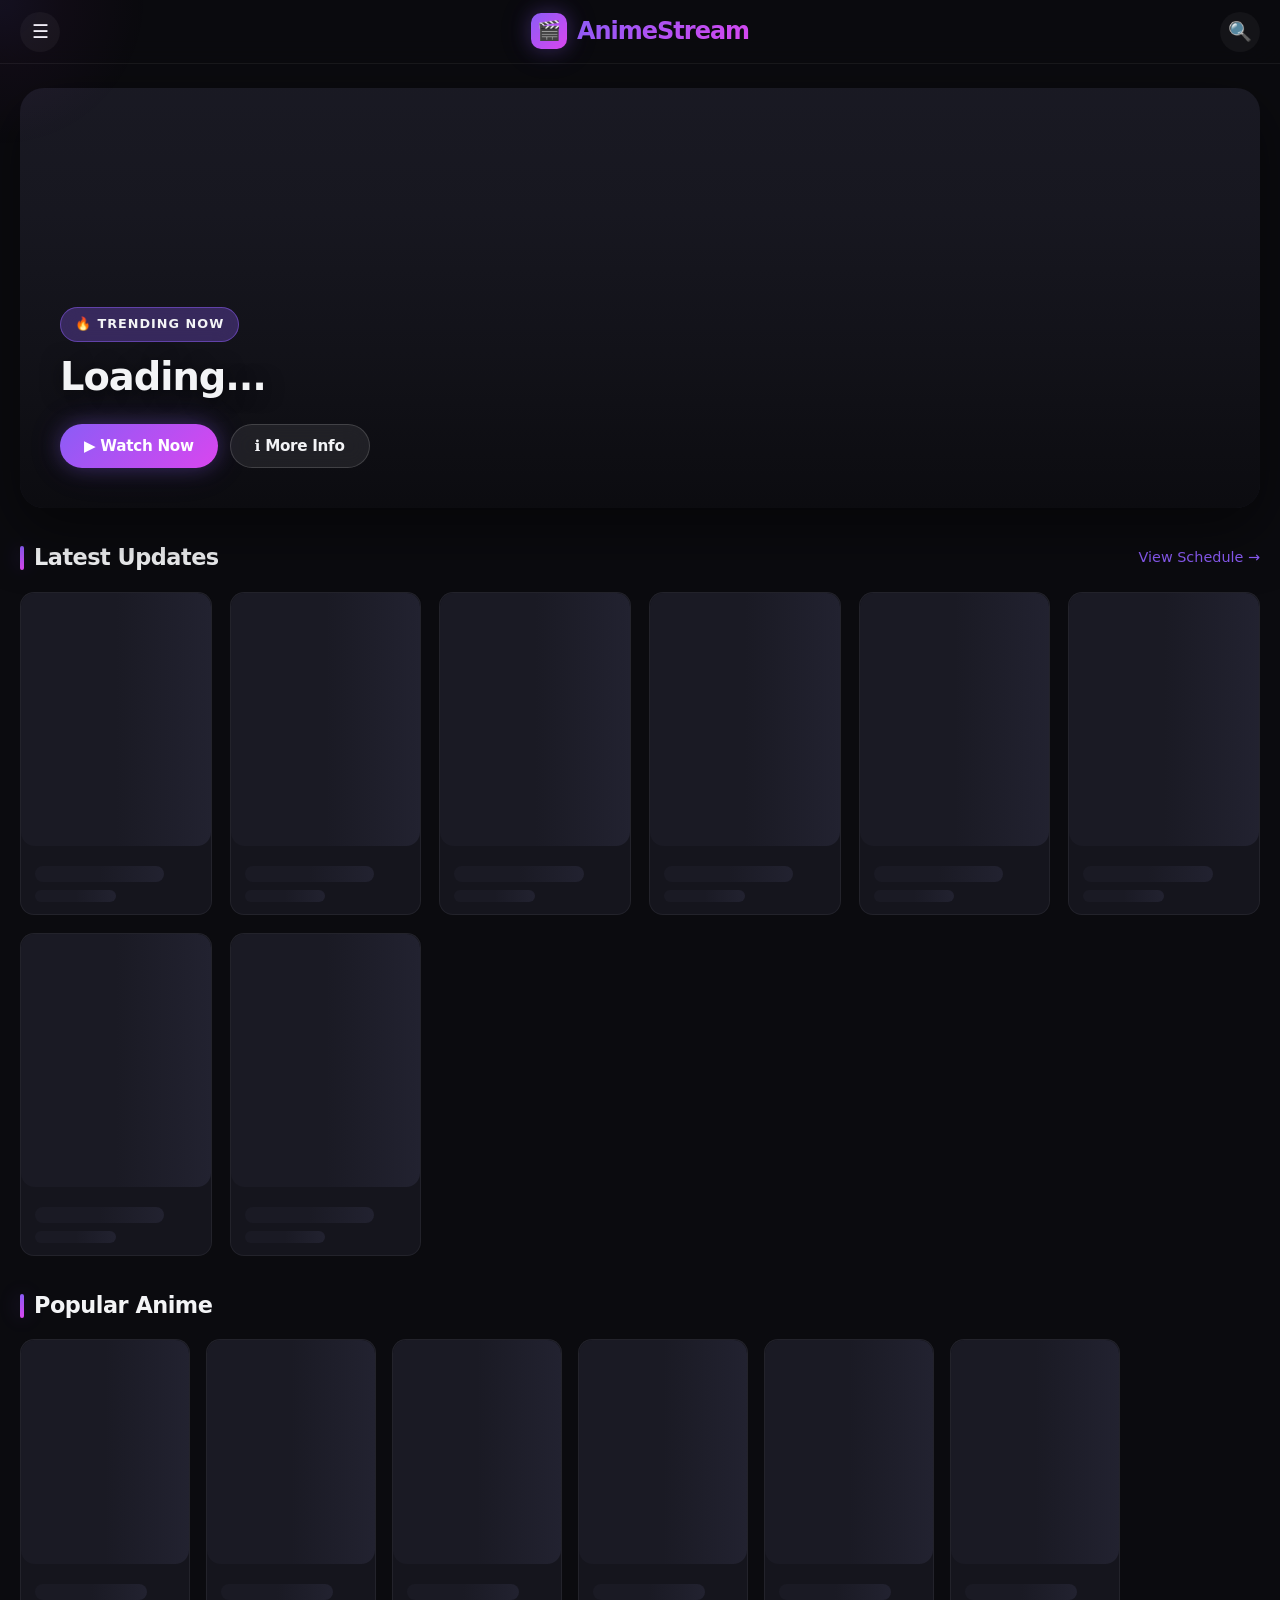
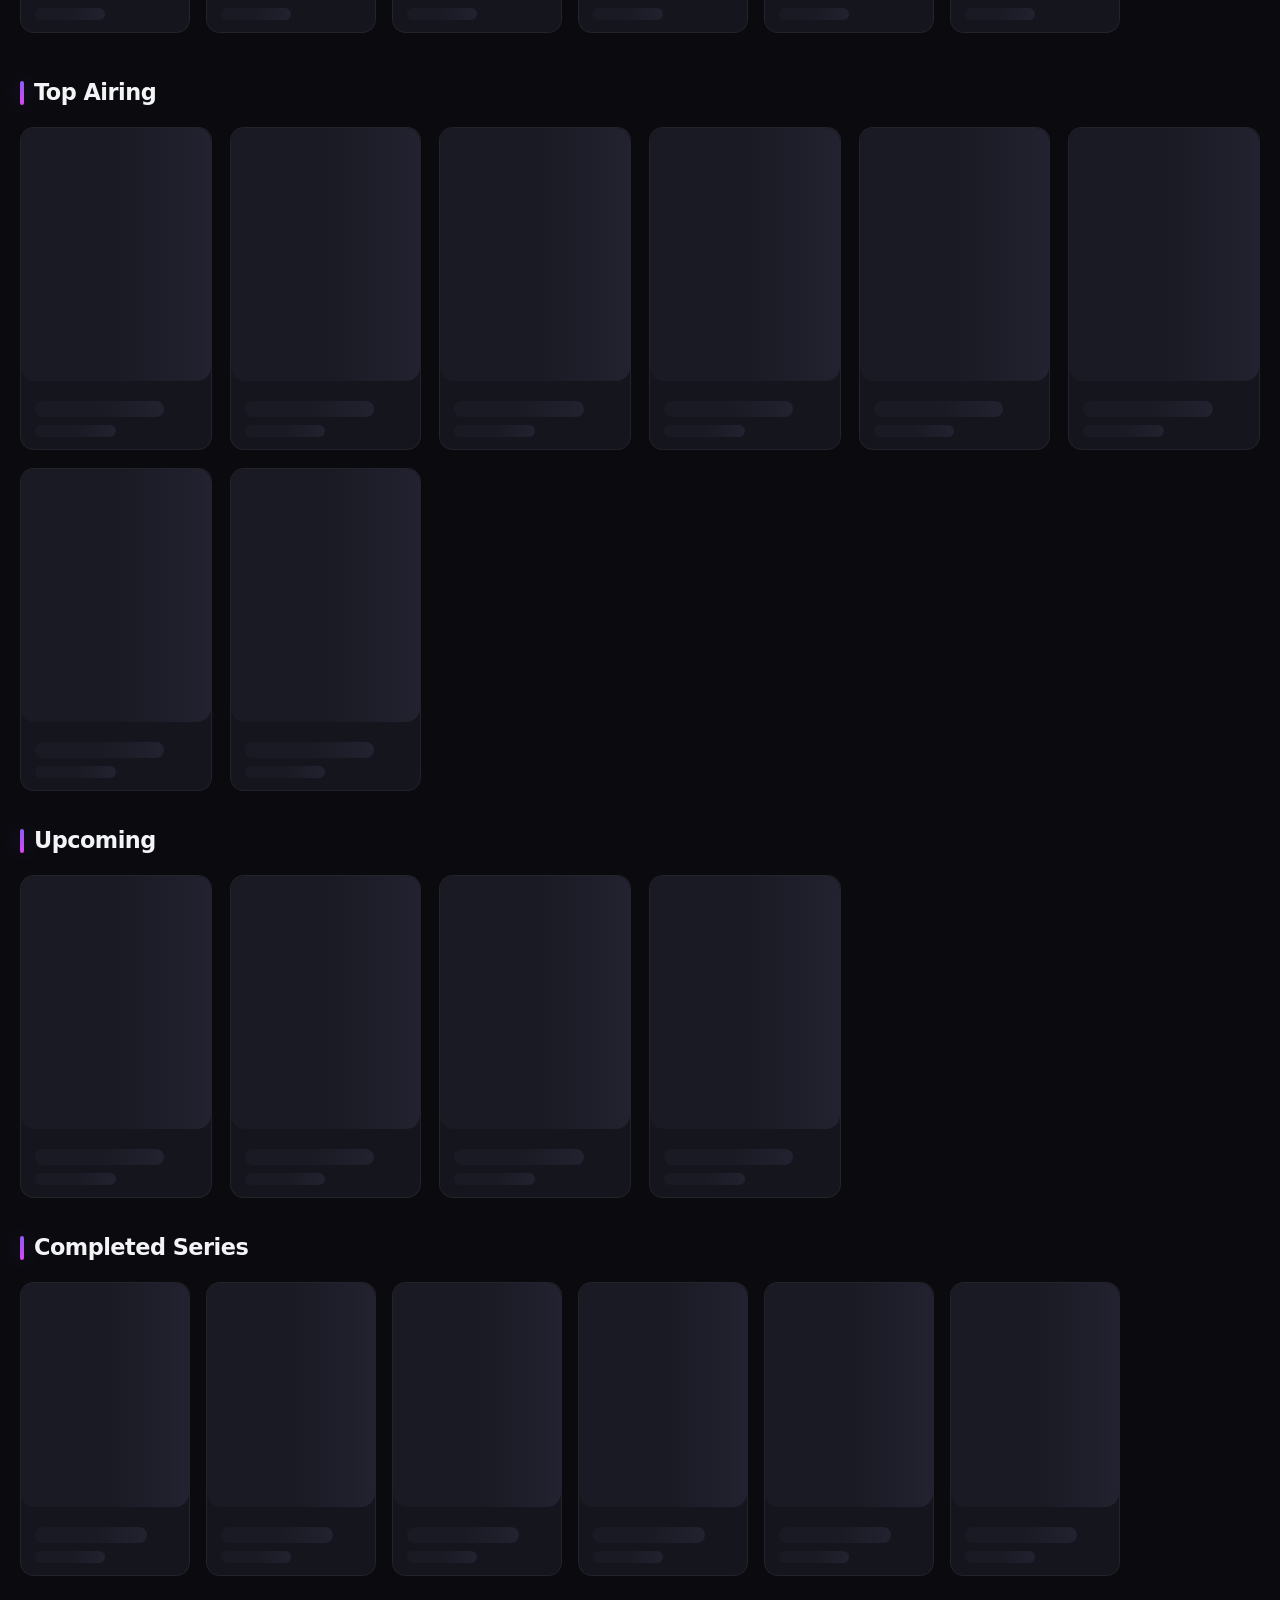
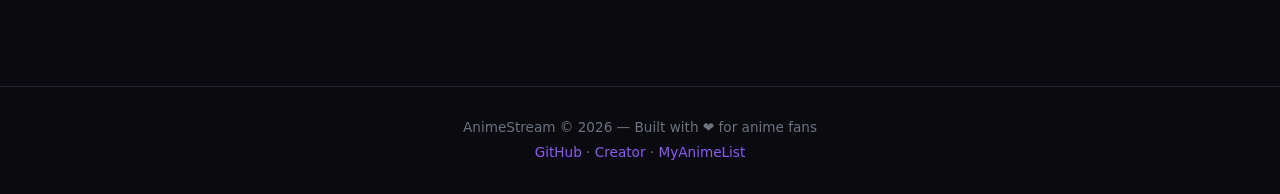
<file: Theme/AnimeStream index.html>
<!DOCTYPE html>
<html lang="en">
<head>
    <meta charset="UTF-8">
    <meta name="viewport" content="width=device-width, initial-scale=1.0">
    <meta name="description" content="Premium Anime Streaming - Watch HD anime online with sub and dub. Fast, free, and cinematic experience.">
    <meta name="theme-color" content="#0b0b0f">
    <meta property="og:title" content="AnimeStream - Premium Anime Streaming">
    <meta property="og:description" content="Watch HD anime online. Sub & Dub available. Cinematic streaming experience.">
    <meta property="og:type" content="website">
    <meta property="og:image" content="https://anistream.pages.dev/og-image.jpg">
    <meta name="twitter:card" content="summary_large_image">
    <meta name="twitter:title" content="AnimeStream - Premium Anime Streaming">
    <title>AnimeStream - Watch HD Anime Online | Sub & Dub</title>
    <link rel="manifest" href="data:application/json,{}">
    <style>
        :root {
            --bg: #0b0b0f;
            --bg-secondary: #121218;
            --bg-tertiary: #1a1a24;
            --purple: #8b5cf6;
            --pink: #d946ef;
            --purple-dark: #6d28d9;
            --pink-dark: #a21caf;
            --text: #f3f4f6;
            --text-secondary: #d1d5db;
            --muted: #9ca3af;
            --muted-dark: #6b7280;
            --border: #1f1f2e;
            --card-bg: rgba(26, 26, 36, 0.7);
            --glass-bg: rgba(18, 18, 24, 0.6);
            --glass-border: rgba(255, 255, 255, 0.06);
            --glow-purple: 0 0 20px rgba(139, 92, 246, 0.3), 0 0 40px rgba(139, 92, 246, 0.1);
            --glow-pink: 0 0 20px rgba(217, 70, 239, 0.3), 0 0 40px rgba(217, 70, 239, 0.1);
            --radius-sm: 10px;
            --radius: 14px;
            --radius-lg: 20px;
            --radius-xl: 24px;
            --transition-fast: 0.2s cubic-bezier(0.4, 0, 0.2, 1);
            --transition: 0.35s cubic-bezier(0.4, 0, 0.2, 1);
            --transition-slow: 0.5s cubic-bezier(0.4, 0, 0.2, 1);
            --font-sans: 'Inter', 'Segoe UI', system-ui, -apple-system, sans-serif;
            --font-mono: 'JetBrains Mono', 'Fira Code', monospace;
            --navbar-height: 64px;
            --mobile-nav-height: 60px;
            --sidebar-width: 260px;
            --max-width: 1400px;
        }

        *,
        *::before,
        *::after {
            box-sizing: border-box;
            margin: 0;
            padding: 0;
        }

        html {
            scroll-behavior: smooth;
            -webkit-tap-highlight-color: transparent;
            font-size: 16px;
        }

        body {
            font-family: var(--font-sans);
            background: var(--bg);
            color: var(--text);
            line-height: 1.6;
            overflow-x: hidden;
            min-height: 100vh;
            -webkit-font-smoothing: antialiased;
            -moz-osx-font-smoothing: grayscale;
            cursor: default;
        }

        /* Custom Cursor Glow */
        .cursor-glow {
            position: fixed;
            pointer-events: none;
            z-index: 99999;
            width: 300px;
            height: 300px;
            border-radius: 50%;
            background: radial-gradient(circle, rgba(139, 92, 246, 0.08) 0%, rgba(217, 70, 239, 0.03) 30%, transparent 70%);
            transform: translate(-50%, -50%);
            transition: opacity 0.3s;
            will-change: left, top;
        }
        @media (max-width: 768px) {
            .cursor-glow {
                display: none;
            }
        }

        /* Floating Particles */
        .particles-container {
            position: fixed;
            inset: 0;
            pointer-events: none;
            z-index: 0;
            overflow: hidden;
        }
        .particle {
            position: absolute;
            border-radius: 50%;
            animation: floatUp linear infinite;
            opacity: 0;
            pointer-events: none;
        }
        @keyframes floatUp {
            0% {
                transform: translateY(100vh) scale(0);
                opacity: 0;
            }
            5% {
                opacity: 0.7;
            }
            90% {
                opacity: 0.2;
            }
            100% {
                transform: translateY(-10vh) scale(1.2);
                opacity: 0;
            }
        }

        /* Loading Screen */
        #loading-screen {
            position: fixed;
            inset: 0;
            z-index: 99999;
            background: var(--bg);
            display: flex;
            align-items: center;
            justify-content: center;
            flex-direction: column;
            transition: opacity 0.5s, visibility 0.5s;
        }
        #loading-screen.hidden {
            opacity: 0;
            visibility: hidden;
            pointer-events: none;
        }
        .loader-ring {
            width: 60px;
            height: 60px;
            border-radius: 50%;
            border: 3px solid var(--border);
            border-top-color: var(--purple);
            animation: spin 0.8s linear infinite;
        }
        .loader-inner {
            width: 40px;
            height: 40px;
            border-radius: 50%;
            border: 3px solid transparent;
            border-bottom-color: var(--pink);
            animation: spin 1.2s linear infinite reverse;
            position: absolute;
        }
        @keyframes spin {
            to {
                transform: rotate(360deg);
            }
        }
        .loader-logo {
            font-size: 1.8rem;
            font-weight: 800;
            background: linear-gradient(135deg, var(--purple), var(--pink));
            -webkit-background-clip: text;
            -webkit-text-fill-color: transparent;
            background-clip: text;
            margin-top: 20px;
            letter-spacing: -1px;
        }

        /* NAVBAR */
        .navbar {
            position: sticky;
            top: 0;
            z-index: 1000;
            height: var(--navbar-height);
            background: rgba(11, 11, 15, 0.85);
            backdrop-filter: blur(20px);
            -webkit-backdrop-filter: blur(20px);
            border-bottom: 1px solid var(--glass-border);
            display: flex;
            align-items: center;
            padding: 0 20px;
            gap: 16px;
            transition: all var(--transition);
        }
        .navbar.scrolled {
            box-shadow: 0 4px 30px rgba(0, 0, 0, 0.5);
            background: rgba(11, 11, 15, 0.95);
        }
        .nav-left {
            display: flex;
            align-items: center;
            gap: 8px;
            flex-shrink: 0;
            z-index: 1001;
        }
        .nav-center {
            flex: 1;
            display: flex;
            align-items: center;
            justify-content: center;
            gap: 10px;
        }
        .nav-right {
            display: flex;
            align-items: center;
            gap: 8px;
            flex-shrink: 0;
            z-index: 1001;
        }
        .nav-logo {
            font-size: 1.5rem;
            font-weight: 800;
            letter-spacing: -1px;
            background: linear-gradient(135deg, var(--purple), var(--pink));
            -webkit-background-clip: text;
            -webkit-text-fill-color: transparent;
            background-clip: text;
            text-decoration: none;
            white-space: nowrap;
            cursor: pointer;
        }
        .nav-logo-icon {
            width: 36px;
            height: 36px;
            border-radius: var(--radius-sm);
            background: linear-gradient(135deg, var(--purple), var(--pink));
            display: flex;
            align-items: center;
            justify-content: center;
            font-size: 1.2rem;
            flex-shrink: 0;
            box-shadow: var(--glow-purple);
        }
        .nav-btn {
            width: 40px;
            height: 40px;
            border-radius: 50%;
            border: none;
            background: rgba(255, 255, 255, 0.04);
            color: var(--text);
            cursor: pointer;
            display: flex;
            align-items: center;
            justify-content: center;
            transition: all var(--transition-fast);
            font-size: 1.2rem;
            position: relative;
        }
        .nav-btn:hover {
            background: rgba(139, 92, 246, 0.2);
            box-shadow: var(--glow-purple);
            color: #fff;
        }
        .nav-btn:active {
            transform: scale(0.9);
        }
        @media (max-width: 768px) {
            .navbar {
                height: var(--mobile-nav-height);
                padding: 0 12px;
                gap: 10px;
            }
            .nav-logo {
                font-size: 1.2rem;
            }
            .nav-logo-icon {
                width: 30px;
                height: 30px;
                font-size: 1rem;
            }
            .nav-btn {
                width: 36px;
                height: 36px;
                font-size: 1rem;
            }
        }

        /* SIDEBAR */
        .sidebar-overlay {
            position: fixed;
            inset: 0;
            background: rgba(0, 0, 0, 0.7);
            z-index: 2000;
            opacity: 0;
            visibility: hidden;
            transition: all var(--transition);
        }
        .sidebar-overlay.active {
            opacity: 1;
            visibility: visible;
        }
        .sidebar {
            position: fixed;
            top: 0;
            left: 0;
            height: 100vh;
            width: var(--sidebar-width);
            background: var(--bg-secondary);
            z-index: 2001;
            transform: translateX(-100%);
            transition: transform var(--transition);
            display: flex;
            flex-direction: column;
            border-right: 1px solid var(--glass-border);
            overflow-y: auto;
            padding: 20px 0;
        }
        .sidebar.active {
            transform: translateX(0);
        }
        .sidebar-header {
            padding: 0 20px 20px;
            border-bottom: 1px solid var(--border);
            margin-bottom: 12px;
        }
        .sidebar-nav {
            flex: 1;
            display: flex;
            flex-direction: column;
            gap: 4px;
            padding: 0 12px;
        }
        .sidebar-link {
            display: flex;
            align-items: center;
            gap: 12px;
            padding: 12px 16px;
            border-radius: var(--radius-sm);
            color: var(--muted);
            text-decoration: none;
            transition: all var(--transition-fast);
            font-weight: 500;
            font-size: 0.95rem;
            cursor: pointer;
            border: none;
            background: none;
            width: 100%;
            text-align: left;
        }
        .sidebar-link:hover,
        .sidebar-link.active {
            background: rgba(139, 92, 246, 0.15);
            color: #fff;
            box-shadow: 0 0 15px rgba(139, 92, 246, 0.1);
        }
        .sidebar-link .icon {
            font-size: 1.3rem;
            width: 24px;
            text-align: center;
        }
        .sidebar-footer {
            padding: 16px 20px;
            border-top: 1px solid var(--border);
            margin-top: auto;
            font-size: 0.8rem;
            color: var(--muted-dark);
        }

        /* SEARCH OVERLAY */
        .search-overlay {
            position: fixed;
            inset: 0;
            z-index: 3000;
            background: rgba(11, 11, 15, 0.95);
            backdrop-filter: blur(20px);
            -webkit-backdrop-filter: blur(20px);
            display: flex;
            flex-direction: column;
            opacity: 0;
            visibility: hidden;
            transition: all var(--transition);
        }
        .search-overlay.active {
            opacity: 1;
            visibility: visible;
        }
        .search-overlay-header {
            display: flex;
            align-items: center;
            gap: 12px;
            padding: 16px 20px;
            border-bottom: 1px solid var(--border);
        }
        .search-overlay-input {
            flex: 1;
            background: rgba(255, 255, 255, 0.05);
            border: 1px solid var(--border);
            border-radius: var(--radius);
            padding: 14px 18px;
            color: var(--text);
            font-size: 1.1rem;
            outline: none;
            transition: all var(--transition-fast);
            font-family: var(--font-sans);
        }
        .search-overlay-input:focus {
            border-color: var(--purple);
            box-shadow: var(--glow-purple);
            background: rgba(255, 255, 255, 0.08);
        }
        .search-overlay-close {
            width: 44px;
            height: 44px;
            border-radius: 50%;
            border: none;
            background: rgba(255, 255, 255, 0.05);
            color: var(--text);
            cursor: pointer;
            font-size: 1.4rem;
            display: flex;
            align-items: center;
            justify-content: center;
            transition: all var(--transition-fast);
        }
        .search-overlay-close:hover {
            background: rgba(239, 68, 68, 0.3);
        }
        .search-results {
            flex: 1;
            overflow-y: auto;
            padding: 16px 20px;
            display: grid;
            grid-template-columns: repeat(auto-fill, minmax(160px, 1fr));
            gap: 14px;
            align-content: start;
        }
        @media (max-width: 480px) {
            .search-results {
                grid-template-columns: repeat(auto-fill, minmax(130px, 1fr));
                gap: 10px;
                padding: 12px;
            }
        }

        /* MAIN CONTENT */
        .main-content {
            position: relative;
            z-index: 1;
            max-width: var(--max-width);
            margin: 0 auto;
            padding: 0 20px 60px;
            min-height: 80vh;
        }
        @media (max-width: 768px) {
            .main-content {
                padding: 0 12px 80px;
            }
        }

        /* HERO SECTION */
        .hero-section {
            position: relative;
            border-radius: var(--radius-xl);
            overflow: hidden;
            margin: 24px 0;
            min-height: 420px;
            display: flex;
            align-items: flex-end;
            background: var(--bg-tertiary);
            box-shadow: 0 20px 60px rgba(0, 0, 0, 0.5);
        }
        @media (max-width: 768px) {
            .hero-section {
                min-height: 320px;
                border-radius: var(--radius-lg);
                margin: 16px 0;
            }
        }
        @media (max-width: 480px) {
            .hero-section {
                min-height: 260px;
                border-radius: var(--radius);
            }
        }
        .hero-bg {
            position: absolute;
            inset: 0;
            background-size: cover;
            background-position: center top;
            transition: opacity 1s;
        }
        .hero-overlay {
            position: absolute;
            inset: 0;
            background: linear-gradient(to top, rgba(11, 11, 15, 0.95) 0%, rgba(11, 11, 15, 0.5) 40%, rgba(11, 11, 15, 0.2) 70%, rgba(11, 11, 15, 0.05) 100%);
        }
        .hero-content {
            position: relative;
            z-index: 2;
            padding: 40px;
            width: 100%;
            max-width: 600px;
        }
        @media (max-width: 768px) {
            .hero-content {
                padding: 24px 20px;
            }
        }
        .hero-badge {
            display: inline-block;
            padding: 6px 14px;
            border-radius: 20px;
            background: rgba(139, 92, 246, 0.3);
            border: 1px solid rgba(139, 92, 246, 0.5);
            font-size: 0.8rem;
            font-weight: 600;
            letter-spacing: 1px;
            text-transform: uppercase;
            margin-bottom: 12px;
            backdrop-filter: blur(10px);
        }
        .hero-title {
            font-size: 2.4rem;
            font-weight: 800;
            letter-spacing: -1px;
            line-height: 1.2;
            margin-bottom: 8px;
            text-shadow: 0 2px 20px rgba(0, 0, 0, 0.6);
        }
        @media (max-width: 768px) {
            .hero-title {
                font-size: 1.6rem;
            }
        }
        .hero-meta {
            display: flex;
            gap: 12px;
            flex-wrap: wrap;
            margin-bottom: 16px;
            font-size: 0.9rem;
            color: var(--text-secondary);
        }
        .hero-meta span {
            display: flex;
            align-items: center;
            gap: 4px;
        }
        .hero-actions {
            display: flex;
            gap: 12px;
            flex-wrap: wrap;
        }
        .btn {
            display: inline-flex;
            align-items: center;
            gap: 8px;
            padding: 12px 24px;
            border-radius: 50px;
            font-weight: 600;
            font-size: 0.95rem;
            cursor: pointer;
            border: none;
            transition: all var(--transition-fast);
            text-decoration: none;
            font-family: var(--font-sans);
            white-space: nowrap;
            letter-spacing: -0.3px;
        }
        .btn-primary {
            background: linear-gradient(135deg, var(--purple), var(--pink));
            color: #fff;
            box-shadow: var(--glow-purple);
        }
        .btn-primary:hover {
            transform: translateY(-2px);
            box-shadow: 0 0 30px rgba(139, 92, 246, 0.5), 0 0 50px rgba(217, 70, 239, 0.3);
        }
        .btn-secondary {
            background: rgba(255, 255, 255, 0.08);
            color: var(--text);
            border: 1px solid rgba(255, 255, 255, 0.15);
            backdrop-filter: blur(10px);
        }
        .btn-secondary:hover {
            background: rgba(255, 255, 255, 0.15);
            border-color: rgba(255, 255, 255, 0.3);
        }
        .btn-sm {
            padding: 8px 16px;
            font-size: 0.82rem;
            border-radius: 40px;
        }
        .btn-icon {
            width: 40px;
            height: 40px;
            padding: 0;
            border-radius: 50%;
            justify-content: center;
            font-size: 1.2rem;
        }

        /* SECTION HEADERS */
        .section-header {
            display: flex;
            align-items: center;
            justify-content: space-between;
            margin: 32px 0 16px;
            flex-wrap: wrap;
            gap: 12px;
        }
        .section-title {
            font-size: 1.4rem;
            font-weight: 700;
            letter-spacing: -0.5px;
            display: flex;
            align-items: center;
            gap: 10px;
        }
        .section-title .accent {
            width: 4px;
            height: 24px;
            border-radius: 4px;
            background: linear-gradient(180deg, var(--purple), var(--pink));
            box-shadow: var(--glow-purple);
        }
        .section-link {
            color: var(--purple);
            text-decoration: none;
            font-weight: 500;
            font-size: 0.9rem;
            transition: color var(--transition-fast);
            cursor: pointer;
        }
        .section-link:hover {
            color: var(--pink);
        }

        /* ANIME CARDS GRID */
        .anime-grid {
            display: grid;
            grid-template-columns: repeat(auto-fill, minmax(170px, 1fr));
            gap: 18px;
        }
        @media (max-width: 600px) {
            .anime-grid {
                grid-template-columns: repeat(auto-fill, minmax(140px, 1fr));
                gap: 12px;
            }
        }
        @media (max-width: 380px) {
            .anime-grid {
                grid-template-columns: repeat(2, 1fr);
                gap: 10px;
            }
        }
        .anime-card {
            position: relative;
            border-radius: var(--radius);
            overflow: hidden;
            background: var(--card-bg);
            border: 1px solid var(--glass-border);
            cursor: pointer;
            transition: all var(--transition);
            backdrop-filter: blur(10px);
            -webkit-backdrop-filter: blur(10px);
            text-decoration: none;
            color: var(--text);
            display: flex;
            flex-direction: column;
        }
        .anime-card:hover {
            transform: translateY(-6px);
            border-color: rgba(139, 92, 246, 0.4);
            box-shadow: var(--glow-purple), 0 20px 40px rgba(0, 0, 0, 0.4);
            z-index: 5;
        }
        .anime-card-img-wrap {
            position: relative;
            aspect-ratio: 3/4;
            overflow: hidden;
            background: var(--bg-tertiary);
        }
        .anime-card-img {
            width: 100%;
            height: 100%;
            object-fit: cover;
            transition: transform var(--transition-slow);
            loading: lazy;
        }
        .anime-card:hover .anime-card-img {
            transform: scale(1.08);
        }
        .anime-card-overlay {
            position: absolute;
            inset: 0;
            background: linear-gradient(to top, rgba(11, 11, 15, 0.8) 0%, transparent 50%);
            opacity: 0;
            transition: opacity var(--transition);
            display: flex;
            align-items: center;
            justify-content: center;
        }
        .anime-card:hover .anime-card-overlay {
            opacity: 1;
        }
        .anime-card-play {
            width: 50px;
            height: 50px;
            border-radius: 50%;
            background: rgba(139, 92, 246, 0.8);
            border: 2px solid #fff;
            color: #fff;
            font-size: 1.3rem;
            display: flex;
            align-items: center;
            justify-content: center;
            transition: all var(--transition-fast);
            box-shadow: 0 0 30px rgba(139, 92, 246, 0.6);
        }
        .anime-card:hover .anime-card-play {
            transform: scale(1.1);
            background: var(--purple);
        }
        .anime-card-badge {
            position: absolute;
            top: 10px;
            left: 10px;
            padding: 4px 10px;
            border-radius: 20px;
            font-size: 0.7rem;
            font-weight: 700;
            background: rgba(0, 0, 0, 0.7);
            backdrop-filter: blur(8px);
            color: #fff;
            letter-spacing: 0.5px;
            z-index: 3;
        }
        .anime-card-ep {
            position: absolute;
            top: 10px;
            right: 10px;
            padding: 4px 10px;
            border-radius: 20px;
            font-size: 0.7rem;
            font-weight: 600;
            background: rgba(139, 92, 246, 0.8);
            backdrop-filter: blur(8px);
            color: #fff;
            z-index: 3;
        }
        .anime-card-info {
            padding: 12px 14px;
            flex: 1;
            display: flex;
            flex-direction: column;
            gap: 4px;
        }
        .anime-card-title {
            font-weight: 600;
            font-size: 0.9rem;
            line-height: 1.3;
            display: -webkit-box;
            -webkit-line-clamp: 2;
            -webkit-box-orient: vertical;
            overflow: hidden;
            letter-spacing: -0.2px;
        }
        .anime-card-meta {
            font-size: 0.75rem;
            color: var(--muted);
            display: flex;
            gap: 8px;
            align-items: center;
        }
        .anime-card-rating {
            color: #fbbf24;
            font-weight: 600;
            font-size: 0.78rem;
        }

        /* SKELETON */
        .skeleton {
            background: linear-gradient(90deg, var(--bg-tertiary) 25%, #222230 50%, var(--bg-tertiary) 75%);
            background-size: 200% 100%;
            animation: shimmer 1.5s ease-in-out infinite;
            border-radius: var(--radius-sm);
        }
        @keyframes shimmer {
            0% {
                background-position: 200% 0;
            }
            100% {
                background-position: -200% 0;
            }
        }
        .skeleton-img {
            aspect-ratio: 3/4;
            width: 100%;
            border-radius: var(--radius);
        }
        .skeleton-text {
            height: 16px;
            width: 80%;
            margin: 8px 0;
        }
        .skeleton-text-sm {
            height: 12px;
            width: 50%;
        }

        /* HORIZONTAL SCROLL */
        .scroll-row {
            display: flex;
            gap: 16px;
            overflow-x: auto;
            padding-bottom: 10px;
            scroll-snap-type: x mandatory;
            -webkit-overflow-scrolling: touch;
            scrollbar-width: thin;
            scrollbar-color: var(--border) transparent;
        }
        .scroll-row::-webkit-scrollbar {
            height: 4px;
        }
        .scroll-row::-webkit-scrollbar-track {
            background: transparent;
        }
        .scroll-row::-webkit-scrollbar-thumb {
            background: var(--border);
            border-radius: 10px;
        }
        .scroll-row .anime-card {
            flex: 0 0 170px;
            scroll-snap-align: start;
        }
        @media (max-width: 600px) {
            .scroll-row .anime-card {
                flex: 0 0 140px;
            }
            .scroll-row {
                gap: 10px;
            }
        }

        /* WATCH PAGE */
        .watch-container {
            display: flex;
            flex-direction: column;
            gap: 20px;
            margin-top: 20px;
        }
        .player-wrapper {
            position: relative;
            width: 100%;
            aspect-ratio: 16/9;
            background: #000;
            border-radius: var(--radius-lg);
            overflow: hidden;
            box-shadow: 0 10px 40px rgba(0, 0, 0, 0.6);
        }
        .player-wrapper iframe {
            width: 100%;
            height: 100%;
            border: none;
        }
        .player-loading {
            position: absolute;
            inset: 0;
            display: flex;
            align-items: center;
            justify-content: center;
            background: #000;
            z-index: 2;
            transition: opacity 0.5s;
        }
        .player-loading.hidden {
            opacity: 0;
            pointer-events: none;
        }
        .episode-selector {
            display: flex;
            flex-wrap: wrap;
            gap: 8px;
            max-height: 300px;
            overflow-y: auto;
            padding: 4px 0;
        }
        .ep-btn {
            padding: 10px 16px;
            border-radius: var(--radius-sm);
            border: 1px solid var(--border);
            background: var(--card-bg);
            color: var(--text);
            cursor: pointer;
            font-weight: 500;
            font-size: 0.85rem;
            transition: all var(--transition-fast);
            font-family: var(--font-sans);
            white-space: nowrap;
        }
        .ep-btn:hover {
            border-color: var(--purple);
            background: rgba(139, 92, 246, 0.2);
        }
        .ep-btn.active {
            background: linear-gradient(135deg, var(--purple), var(--pink));
            border-color: transparent;
            color: #fff;
            box-shadow: var(--glow-purple);
        }
        .type-toggle {
            display: flex;
            gap: 0;
            border-radius: 50px;
            overflow: hidden;
            border: 1px solid var(--border);
        }
        .type-toggle button {
            padding: 10px 20px;
            border: none;
            background: transparent;
            color: var(--muted);
            cursor: pointer;
            font-weight: 600;
            font-size: 0.85rem;
            transition: all var(--transition-fast);
            font-family: var(--font-sans);
        }
        .type-toggle button.active {
            background: linear-gradient(135deg, var(--purple), var(--pink));
            color: #fff;
        }

        /* DETAIL PAGE */
        .detail-banner {
            position: relative;
            border-radius: var(--radius-xl);
            overflow: hidden;
            min-height: 300px;
            background: var(--bg-tertiary);
            margin: 20px 0;
        }
        .detail-banner-bg {
            position: absolute;
            inset: 0;
            background-size: cover;
            background-position: center 20%;
            filter: blur(2px);
            opacity: 0.3;
        }
        .detail-content {
            position: relative;
            z-index: 2;
            display: flex;
            gap: 28px;
            padding: 30px;
            flex-wrap: wrap;
        }
        @media (max-width: 768px) {
            .detail-content {
                flex-direction: column;
                align-items: center;
                text-align: center;
                padding: 20px;
            }
        }
        .detail-poster {
            width: 200px;
            border-radius: var(--radius);
            box-shadow: 0 10px 30px rgba(0, 0, 0, 0.5);
            flex-shrink: 0;
            aspect-ratio: 3/4;
            object-fit: cover;
        }
        @media (max-width: 768px) {
            .detail-poster {
                width: 150px;
            }
        }
        .detail-info {
            flex: 1;
            min-width: 250px;
        }
        .detail-title {
            font-size: 1.8rem;
            font-weight: 800;
            letter-spacing: -1px;
            line-height: 1.2;
        }
        .detail-meta-grid {
            display: grid;
            grid-template-columns: repeat(auto-fill, minmax(180px, 1fr));
            gap: 8px;
            margin: 16px 0;
            font-size: 0.85rem;
        }
        .detail-meta-item {
            color: var(--muted);
        }
        .detail-meta-item strong {
            color: var(--text);
            display: block;
            font-size: 0.75rem;
            text-transform: uppercase;
            letter-spacing: 0.5px;
            margin-bottom: 2px;
        }
        .genre-tag {
            display: inline-block;
            padding: 5px 12px;
            border-radius: 20px;
            background: rgba(139, 92, 246, 0.2);
            border: 1px solid rgba(139, 92, 246, 0.3);
            font-size: 0.78rem;
            margin: 3px 4px;
            cursor: pointer;
            transition: all var(--transition-fast);
            color: var(--text-secondary);
        }
        .genre-tag:hover {
            background: rgba(139, 92, 246, 0.4);
            border-color: var(--purple);
        }

        /* MOBILE BOTTOM NAV */
        .mobile-bottom-nav {
            position: fixed;
            bottom: 0;
            left: 0;
            right: 0;
            z-index: 1000;
            background: rgba(11, 11, 15, 0.9);
            backdrop-filter: blur(20px);
            -webkit-backdrop-filter: blur(20px);
            border-top: 1px solid var(--glass-border);
            display: none;
            justify-content: space-around;
            padding: 8px 0 env(safe-area-inset-bottom, 8px) 0;
        }
        @media (max-width: 768px) {
            .mobile-bottom-nav {
                display: flex;
            }
        }
        .mobile-nav-item {
            display: flex;
            flex-direction: column;
            align-items: center;
            gap: 4px;
            color: var(--muted);
            text-decoration: none;
            font-size: 0.7rem;
            font-weight: 500;
            cursor: pointer;
            background: none;
            border: none;
            padding: 6px 12px;
            transition: color var(--transition-fast);
            font-family: var(--font-sans);
        }
        .mobile-nav-item.active {
            color: var(--purple);
        }
        .mobile-nav-item .icon {
            font-size: 1.3rem;
        }

        /* FOOTER */
        .site-footer {
            text-align: center;
            padding: 30px 20px;
            border-top: 1px solid var(--border);
            color: var(--muted-dark);
            font-size: 0.85rem;
            margin-top: 40px;
        }
        .site-footer a {
            color: var(--purple);
            text-decoration: none;
        }
        .site-footer a:hover {
            color: var(--pink);
        }

        /* TOAST */
        .toast {
            position: fixed;
            bottom: 80px;
            left: 50%;
            transform: translateX(-50%);
            z-index: 5000;
            background: var(--bg-tertiary);
            color: #fff;
            padding: 12px 24px;
            border-radius: 50px;
            font-weight: 500;
            font-size: 0.9rem;
            box-shadow: 0 10px 30px rgba(0, 0, 0, 0.5);
            border: 1px solid var(--border);
            opacity: 0;
            transition: opacity 0.3s;
            pointer-events: none;
        }
        .toast.show {
            opacity: 1;
        }
        @media (max-width: 768px) {
            .toast {
                bottom: 100px;
            }
        }

        /* UTILITY */
        .hidden-page {
            display: none !important;
        }
        .text-gradient {
            background: linear-gradient(135deg, var(--purple), var(--pink));
            -webkit-background-clip: text;
            -webkit-text-fill-color: transparent;
            background-clip: text;
        }
        .no-results {
            text-align: center;
            padding: 60px 20px;
            color: var(--muted);
            font-size: 1.1rem;
        }
    </style>
    <link rel="preconnect" href="https://api.jikan.moe">
    <link rel="dns-prefetch" href="https://api.jikan.moe">
    <link rel="dns-prefetch" href="https://megaplay.buzz">
    <link rel="dns-prefetch" href="https://cdn.myanimelist.net">
</head>
<body>

    <!-- Loading Screen -->
    <div id="loading-screen">
        <div style="position:relative;display:flex;align-items:center;justify-content:center;">
            <div class="loader-ring"></div>
            <div class="loader-inner"></div>
        </div>
        <div class="loader-logo">AnimeStream</div>
    </div>

    <!-- Cursor Glow -->
    <div class="cursor-glow" id="cursorGlow"></div>

    <!-- Particles -->
    <div class="particles-container" id="particlesContainer"></div>

    <!-- Toast -->
    <div class="toast" id="toast"></div>

    <!-- Sidebar Overlay -->
    <div class="sidebar-overlay" id="sidebarOverlay"></div>

    <!-- Sidebar -->
    <aside class="sidebar" id="sidebar">
        <div class="sidebar-header">
            <div style="display:flex;align-items:center;gap:10px;">
                <div class="nav-logo-icon">🎬</div>
                <span class="nav-logo">AnimeStream</span>
            </div>
        </div>
        <nav class="sidebar-nav">
            <button class="sidebar-link active" data-page="home" onclick="navigateTo('home')">
                <span class="icon">🏠</span> Home
            </button>
            <button class="sidebar-link" data-page="schedule" onclick="navigateTo('schedule')">
                <span class="icon">📅</span> Schedule
            </button>
            <button class="sidebar-link" data-page="search" onclick="openSearchOverlay()">
                <span class="icon">🔍</span> Search
            </button>
            <button class="sidebar-link" data-page="creator" onclick="navigateTo('creator')">
                <span class="icon">👤</span> Creator
            </button>
        </nav>
        <div class="sidebar-footer">
            <p>© 2026 AnimeStream</p>
            <p style="font-size:0.7rem;">Powered by Jikan API</p>
        </div>
    </aside>

    <!-- Search Overlay -->
    <div class="search-overlay" id="searchOverlay">
        <div class="search-overlay-header">
            <input type="text" class="search-overlay-input" id="searchOverlayInput"
            placeholder="Search anime... (e.g., Naruto, Attack on Titan)"
            autocomplete="off">
            <button class="search-overlay-close" onclick="closeSearchOverlay()" aria-label="Close search">✕</button>
        </div>
        <div class="search-results" id="searchResults">
            <div class="no-results">Start typing to search anime...</div>
        </div>
    </div>

    <!-- Navbar -->
    <header class="navbar" id="navbar">
        <div class="nav-left">
            <button class="nav-btn" onclick="toggleSidebar()" aria-label="Menu" title="Menu">☰</button>
        </div>
        <div class="nav-center">
            <div class="nav-logo-icon">🎬</div>
            <a class="nav-logo" onclick="navigateTo('home')" style="cursor:pointer;">AnimeStream</a>
        </div>
        <div class="nav-right">
            <button class="nav-btn" onclick="openSearchOverlay()" aria-label="Search" title="Search">🔍</button>
        </div>
    </header>

    <!-- Mobile Bottom Nav -->
    <nav class="mobile-bottom-nav" id="mobileBottomNav">
        <button class="mobile-nav-item active" data-page="home" onclick="navigateTo('home')">
            <span class="icon">🏠</span> Home
        </button>
        <button class="mobile-nav-item" data-page="schedule" onclick="navigateTo('schedule')">
            <span class="icon">📅</span> Schedule
        </button>
        <button class="mobile-nav-item" onclick="openSearchOverlay()">
            <span class="icon">🔍</span> Search
        </button>
        <button class="mobile-nav-item" data-page="creator" onclick="navigateTo('creator')">
            <span class="icon">👤</span> Creator
        </button>
    </nav>

    <!-- Main Content -->
    <main class="main-content" id="mainContent">
        <!-- Dynamically rendered -->
    </main>

    <!-- Footer -->
    <footer class="site-footer" id="siteFooter">
        <p>AnimeStream &copy; 2026 — Built with ❤️ for anime fans</p>
        <p style="margin-top:4px;">
            <a href="https://github.com" target="_blank" rel="noopener">GitHub</a> ·
            <a href="#" onclick="navigateTo('creator')">Creator</a> ·
            <a href="https://myanimelist.net" target="_blank" rel="noopener">MyAnimeList</a>
        </p>
    </footer>

    <script>
        // ==================== GLOBAL STATE ====================
        const JIKAN_BASE = 'https://api.jikan.moe/v4';
        const STREAM_BASE = 'https://megaplay.buzz/stream/mal';
        let currentPage = 'home';
        let searchDebounceTimer = null;
        let watchHistory = JSON.parse(localStorage.getItem('animeStream_history') || '[]');
        let continueWatching = JSON.parse(localStorage.getItem('animeStream_continue') || '[]');
        const DEFAULT_MAL_IDS = [5114, 16498, 30276, 40028, 38000, 41467, 21, 1735, 269, 32281,
            38524, 40591, 40748, 42249, 41025, 1535, 9253, 28851
        ];

        // ==================== DOM REFS ====================
        const mainContent = document.getElementById('mainContent');
        const loadingScreen = document.getElementById('loading-screen');
        const sidebar = document.getElementById('sidebar');
        const sidebarOverlay = document.getElementById('sidebarOverlay');
        const searchOverlay = document.getElementById('searchOverlay');
        const searchOverlayInput = document.getElementById('searchOverlayInput');
        const searchResults = document.getElementById('searchResults');
        const toast = document.getElementById('toast');
        const cursorGlow = document.getElementById('cursorGlow');
        const particlesContainer = document.getElementById('particlesContainer');
        const navbar = document.getElementById('navbar');
        const mobileBottomNav = document.getElementById('mobileBottomNav');

        // ==================== INITIALIZATION ====================
        function init() {
            createParticles();
            setupCursorGlow();
            setupScrollListener();
            setupSearchListeners();
            handleRoute();
            setTimeout(() => {
                loadingScreen.classList.add('hidden');
            }, 800);
        }

        function createParticles() {
            const colors = ['#8b5cf6', '#d946ef', '#a78bfa', '#c084fc', '#e879f9'];
            for (let i = 0; i < 35; i++) {
                const particle = document.createElement('div');
                particle.className = 'particle';
                const size = Math.random() * 4 + 2;
                particle.style.width = size + 'px';
                particle.style.height = size + 'px';
                particle.style.left = Math.random() * 100 + '%';
                particle.style.background = colors[Math.floor(Math.random() * colors.length)];
                particle.style.animationDuration = (Math.random() * 15 + 8) + 's';
                particle.style.animationDelay = (Math.random() * 12) + 's';
                particle.style.boxShadow = `0 0 ${size*3}px ${particle.style.background}`;
                particlesContainer.appendChild(particle);
            }
        }

        function setupCursorGlow() {
            if (window.innerWidth <= 768) return;
            document.addEventListener('mousemove', (e) => {
                cursorGlow.style.left = e.clientX + 'px';
                cursorGlow.style.top = e.clientY + 'px';
                cursorGlow.style.opacity = '1';
            });
            document.addEventListener('mouseleave', () => {
                cursorGlow.style.opacity = '0';
            });
        }

        function setupScrollListener() {
            window.addEventListener('scroll', () => {
                if (window.scrollY > 50) {
                    navbar.classList.add('scrolled');
                } else {
                    navbar.classList.remove('scrolled');
                }
            });
        }

        function setupSearchListeners() {
            searchOverlayInput.addEventListener('input', () => {
                clearTimeout(searchDebounceTimer);
                const query = searchOverlayInput.value.trim();
                if (!query) {
                    searchResults.innerHTML = '<div class="no-results">Start typing to search anime...</div>';
                    return;
                }
                searchDebounceTimer = setTimeout(() => performSearch(query), 400);
            });
            searchOverlayInput.addEventListener('keydown', (e) => {
                if (e.key === 'Escape') closeSearchOverlay();
            });
            document.addEventListener('keydown', (e) => {
                if (e.key === '/' && !searchOverlay.classList.contains('active') && document.activeElement ===
                    document.body) {
                    e.preventDefault();
                    openSearchOverlay();
                }
                if (e.key === 'Escape' && searchOverlay.classList.contains('active')) {
                    closeSearchOverlay();
                }
            });
        }

        // ==================== ROUTING ====================
        function handleRoute() {
            const path = window.location.pathname;
            const params = new URLSearchParams(window.location.search);

            if (path.includes('watch.html') || params.has('ep')) {
                const id = params.get('id');
                const ep = params.get('ep') || '1';
                const type = params.get('type') || 'sub';
                if (id) {
                    currentPage = 'watch';
                    renderWatchPage(id, ep, type);
                    return;
                }
            }
            if (path.includes('anime.html') || (params.has('id') && !params.has('ep'))) {
                const id = params.get('id');
                if (id) {
                    currentPage = 'anime';
                    renderAnimeDetailPage(id);
                    return;
                }
            }
            if (path.includes('search.html')) {
                currentPage = 'search';
                renderSearchPage(params.get('q') || '');
                return;
            }
            if (path.includes('creator.html')) {
                currentPage = 'creator';
                renderCreatorPage();
                return;
            }
            if (path.includes('schedule.html')) {
                currentPage = 'schedule';
                renderSchedulePage();
                return;
            }

            // Default: Home
            currentPage = 'home';
            renderHomePage();
        }

        function navigateTo(page, data = {}) {
            closeSidebar();
            closeSearchOverlay();
            currentPage = page;

            // Update active states
            document.querySelectorAll('.sidebar-link').forEach(l => l.classList.remove('active'));
            document.querySelectorAll('.mobile-nav-item').forEach(l => l.classList.remove('active'));
            const sidebarLink = document.querySelector(`.sidebar-link[data-page="${page}"]`);
            const mobileLink = document.querySelector(`.mobile-nav-item[data-page="${page}"]`);
            if (sidebarLink) sidebarLink.classList.add('active');
            if (mobileLink) mobileLink.classList.add('active');

            switch (page) {
                case 'home':
                    window.history.pushState({}, '', '/');
                    renderHomePage();
                    break;
                case 'schedule':
                    window.history.pushState({}, '', '/schedule.html');
                    renderSchedulePage();
                    break;
                case 'creator':
                    window.history.pushState({}, '', '/creator.html');
                    renderCreatorPage();
                    break;
                case 'anime':
                    window.history.pushState({}, '', `/anime.html?id=${data.id}`);
                    renderAnimeDetailPage(data.id);
                    break;
                case 'watch':
                    window.history.pushState({}, '',
                        `/watch.html?id=${data.id}&ep=${data.ep||1}&type=${data.type||'sub'}`);
                    renderWatchPage(data.id, data.ep || '1', data.type || 'sub');
                    break;
                default:
                    renderHomePage();
            }
            window.scrollTo({ top: 0, behavior: 'smooth' });
        }

        window.addEventListener('popstate', handleRoute);

        // ==================== SIDEBAR ====================
        function toggleSidebar() {
            sidebar.classList.toggle('active');
            sidebarOverlay.classList.toggle('active');
            document.body.style.overflow = sidebar.classList.contains('active') ? 'hidden' : '';
        }

        function closeSidebar() {
            sidebar.classList.remove('active');
            sidebarOverlay.classList.remove('active');
            document.body.style.overflow = '';
        }
        sidebarOverlay.addEventListener('click', closeSidebar);

        // ==================== SEARCH OVERLAY ====================
        function openSearchOverlay() {
            searchOverlay.classList.add('active');
            document.body.style.overflow = 'hidden';
            setTimeout(() => searchOverlayInput.focus(), 300);
        }

        function closeSearchOverlay() {
            searchOverlay.classList.remove('active');
            document.body.style.overflow = '';
            searchOverlayInput.value = '';
            searchResults.innerHTML = '<div class="no-results">Start typing to search anime...</div>';
        }

        async function performSearch(query) {
            searchResults.innerHTML =
                '<div style="grid-column:1/-1;text-align:center;padding:40px;"><div class="loader-ring" style="margin:0 auto;"></div></div>';
            try {
                const res = await fetch(`${JIKAN_BASE}/anime?q=${encodeURIComponent(query)}&limit=20&sfw=true`);
                const data = await res.json();
                if (!data.data || data.data.length === 0) {
                    searchResults.innerHTML = '<div class="no-results" style="grid-column:1/-1;">No results found for "' +
                        query + '"</div>';
                    return;
                }
                searchResults.innerHTML = data.data.map(anime => createAnimeCardHTML(anime, true)).join('');
                // Attach click handlers
                searchResults.querySelectorAll('.anime-card').forEach(card => {
                    card.addEventListener('click', function() {
                        const malId = this.dataset.malId;
                        closeSearchOverlay();
                        navigateTo('anime', { id: malId });
                    });
                });
            } catch (err) {
                searchResults.innerHTML =
                    '<div class="no-results" style="grid-column:1/-1;">Search failed. Please try again.</div>';
            }
        }

        // ==================== API HELPERS ====================
        async function fetchJikan(endpoint) {
            try {
                const res = await fetch(`${JIKAN_BASE}${endpoint}`);
                if (!res.ok) throw new Error(`HTTP ${res.status}`);
                return await res.json();
            } catch (err) {
                console.error('Jikan API error:', err);
                return null;
            }
        }

        function getStreamUrl(malId, ep, type = 'sub') {
            return `${STREAM_BASE}/${malId}/${ep}/${type}`;
        }

        // ==================== ANIME CARD HTML ====================
        function createAnimeCardHTML(anime, isSearchResult = false) {
            const malId = anime.mal_id;
            const title = anime.title_english || anime.title;
            const image = anime.images?.jpg?.large_image_url || anime.images?.jpg?.image_url || '';
            const rating = anime.score || 'N/A';
            const type = anime.type || 'TV';
            const episodes = anime.episodes || '?';
            const status = anime.status || 'Unknown';
            const badgeText = status === 'Currently Airing' ? 'AIRING' : type;
            const badgeStyle = status === 'Currently Airing' ?
                'background:rgba(34,197,94,0.8);' : 'background:rgba(0,0,0,0.7);';

            return `
            <div class="anime-card" data-mal-id="${malId}" role="button" tabindex="0" aria-label="${title}">
              <div class="anime-card-img-wrap">
                <img class="anime-card-img" src="${image}" alt="${title}" loading="lazy" onerror="this.src='data:image/svg+xml,<svg xmlns=%22http://www.w3.org/2000/svg%22 width=%22300%22 height=%22400%22><rect fill=%22%231a1a24%22 width=%22300%22 height=%22400%22/><text fill=%22%239ca3af%22 x=%22150%22 y=%22200%22 text-anchor=%22middle%22 font-size=%2214%22>No Image</text></svg>'">
                <div class="anime-card-overlay">
                  <div class="anime-card-play">▶</div>
                </div>
                <span class="anime-card-badge" style="${badgeStyle}">${badgeText}</span>
                ${episodes !== '?' && episodes !== 0 ? `<span class="anime-card-ep">${episodes} EP</span>` : ''}
              </div>
              <div class="anime-card-info">
                <div class="anime-card-title" title="${title}">${title}</div>
                <div class="anime-card-meta">
                  <span>${type}</span>
                  ${rating !== 'N/A' ? `<span class="anime-card-rating">★ ${rating}</span>` : ''}
                </div>
              </div>
            </div>`;
        }

        function createSkeletonCards(count = 8) {
            let html = '';
            for (let i = 0; i < count; i++) {
                html += `
                <div class="anime-card" style="pointer-events:none;">
                  <div class="skeleton skeleton-img"></div>
                  <div style="padding:12px 14px;">
                    <div class="skeleton skeleton-text"></div>
                    <div class="skeleton skeleton-text-sm"></div>
                  </div>
                </div>`;
            }
            return html;
        }

        // ==================== HOME PAGE ====================
        async function renderHomePage() {
            mainContent.innerHTML = `
            <!-- Hero Section -->
            <div class="hero-section" id="heroSection">
              <div class="hero-bg" id="heroBg" style="background-image:url('');"></div>
              <div class="hero-overlay"></div>
              <div class="hero-content" id="heroContent">
                <div class="hero-badge">🔥 Trending Now</div>
                <h1 class="hero-title" id="heroTitle">Loading...</h1>
                <div class="hero-meta" id="heroMeta"></div>
                <div class="hero-actions">
                  <button class="btn btn-primary" id="heroWatchBtn">▶ Watch Now</button>
                  <button class="btn btn-secondary" id="heroDetailBtn">ℹ More Info</button>
                </div>
              </div>
            </div>

            <!-- Continue Watching -->
            <div id="continueWatchingSection" style="display:none;">
              <div class="section-header">
                <h2 class="section-title"><span class="accent"></span>Continue Watching</h2>
              </div>
              <div class="scroll-row" id="continueWatchingRow"></div>
            </div>

            <!-- Latest Updates -->
            <div class="section-header">
              <h2 class="section-title"><span class="accent"></span>Latest Updates</h2>
              <span class="section-link" onclick="navigateTo('schedule')">View Schedule →</span>
            </div>
            <div class="anime-grid" id="latestUpdatesGrid">${createSkeletonCards(8)}</div>

            <!-- Popular Anime -->
            <div class="section-header">
              <h2 class="section-title"><span class="accent"></span>Popular Anime</h2>
            </div>
            <div class="scroll-row" id="popularScrollRow">${createSkeletonCards(6)}</div>

            <!-- Top Airing -->
            <div class="section-header">
              <h2 class="section-title"><span class="accent"></span>Top Airing</h2>
            </div>
            <div class="anime-grid" id="topAiringGrid">${createSkeletonCards(8)}</div>

            <!-- Upcoming -->
            <div class="section-header">
              <h2 class="section-title"><span class="accent"></span>Upcoming</h2>
            </div>
            <div class="anime-grid" id="upcomingGrid">${createSkeletonCards(4)}</div>

            <!-- Completed -->
            <div class="section-header">
              <h2 class="section-title"><span class="accent"></span>Completed Series</h2>
            </div>
            <div class="scroll-row" id="completedScrollRow">${createSkeletonCards(6)}</div>
          `;

            // Load all sections
            loadHeroSection();
            loadContinueWatching();
            loadLatestUpdates();
            loadPopularAnime();
            loadTopAiring();
            loadUpcoming();
            loadCompleted();
        }

        async function loadHeroSection() {
            try {
                const data = await fetchJikan('/top/anime?limit=8&filter=airing');
                if (!data?.data?.length) return;
                const heroAnime = data.data[Math.floor(Math.random() * Math.min(data.data.length, 5))];
                const malId = heroAnime.mal_id;
                const title = heroAnime.title_english || heroAnime.title;
                const image = heroAnime.images?.jpg?.large_image_url || heroAnime.images?.jpg?.image_url || '';
                const rating = heroAnime.score || 'N/A';
                const type = heroAnime.type || 'TV';
                const eps = heroAnime.episodes || '?';

                document.getElementById('heroBg').style.backgroundImage = `url(${image})`;
                document.getElementById('heroTitle').textContent = title;
                document.getElementById('heroMeta').innerHTML = `
                <span>⭐ ${rating}</span><span>${type}</span><span>${eps} Episodes</span>
              `;
                document.getElementById('heroWatchBtn').onclick = () => navigateTo('watch', { id: malId, ep: '1',
                    type: 'sub' });
                document.getElementById('heroDetailBtn').onclick = () => navigateTo('anime', { id: malId });
            } catch (err) {
                document.getElementById('heroTitle').textContent = 'Fullmetal Alchemist: Brotherhood';
                document.getElementById('heroMeta').innerHTML = '<span>⭐ 9.09</span><span>TV</span><span>64 Episodes</span>';
                document.getElementById('heroWatchBtn').onclick = () => navigateTo('watch', { id: 5114, ep: '1',
                    type: 'sub' });
                document.getElementById('heroDetailBtn').onclick = () => navigateTo('anime', { id: 5114 });
            }
        }

        function loadContinueWatching() {
            const section = document.getElementById('continueWatchingSection');
            const row = document.getElementById('continueWatchingRow');
            if (continueWatching.length === 0) {
                section.style.display = 'none';
                return;
            }
            section.style.display = 'block';
            row.innerHTML = continueWatching.slice(0, 10).map(item => `
            <div class="anime-card" data-mal-id="${item.malId}" onclick="navigateTo('watch',{id:${item.malId},ep:${item.ep},type:'${item.type||'sub'}'})" role="button" tabindex="0">
              <div class="anime-card-img-wrap">
                <img class="anime-card-img" src="${item.image||''}" alt="${item.title}" loading="lazy" onerror="this.style.display='none'">
                <div class="anime-card-overlay"><div class="anime-card-play">▶</div></div>
                <span class="anime-card-ep">EP ${item.ep}</span>
              </div>
              <div class="anime-card-info">
                <div class="anime-card-title">${item.title}</div>
                <div class="anime-card-meta">Continue EP ${item.ep}</div>
              </div>
            </div>
          `).join('');
        }

        async function loadLatestUpdates() {
            const grid = document.getElementById('latestUpdatesGrid');
            try {
                const data = await fetchJikan('/seasons/now?limit=12');
                if (!data?.data?.length) throw new Error('No data');
                grid.innerHTML = data.data.map(a => createAnimeCardHTML(a)).join('');
                attachCardListeners(grid);
            } catch (err) {
                // Fallback: use default IDs
                loadFallbackAnime(grid, DEFAULT_MAL_IDS.slice(0, 8));
            }
        }

        async function loadPopularAnime() {
            const row = document.getElementById('popularScrollRow');
            try {
                const data = await fetchJikan('/top/anime?limit=12&filter=bypopularity');
                if (!data?.data?.length) throw new Error('No data');
                row.innerHTML = data.data.map(a => createAnimeCardHTML(a)).join('');
                attachCardListeners(row);
            } catch (err) {
                loadFallbackAnime(row, DEFAULT_MAL_IDS.slice(4, 12));
            }
        }

        async function loadTopAiring() {
            const grid = document.getElementById('topAiringGrid');
            try {
                const data = await fetchJikan('/top/anime?limit=12&filter=airing');
                if (!data?.data?.length) throw new Error('No data');
                grid.innerHTML = data.data.map(a => createAnimeCardHTML(a)).join('');
                attachCardListeners(grid);
            } catch (err) {
                loadFallbackAnime(grid, DEFAULT_MAL_IDS.slice(0, 8));
            }
        }

        async function loadUpcoming() {
            const grid = document.getElementById('upcomingGrid');
            try {
                const data = await fetchJikan('/seasons/upcoming?limit=8');
                if (!data?.data?.length) throw new Error('No data');
                grid.innerHTML = data.data.map(a => createAnimeCardHTML(a)).join('');
                attachCardListeners(grid);
            } catch (err) {
                loadFallbackAnime(grid, DEFAULT_MAL_IDS.slice(8, 14));
            }
        }

        async function loadCompleted() {
            const row = document.getElementById('completedScrollRow');
            try {
                const data = await fetchJikan('/top/anime?limit=10&filter=favorite&type=tv');
                if (!data?.data?.length) throw new Error('No data');
                const completed = data.data.filter(a => a.status === 'Finished Airing').slice(0, 10);
                row.innerHTML = completed.map(a => createAnimeCardHTML(a)).join('');
                attachCardListeners(row);
            } catch (err) {
                loadFallbackAnime(row, DEFAULT_MAL_IDS.slice(0, 6));
            }
        }

        async function loadFallbackAnime(container, malIds) {
            const promises = malIds.map(id => fetchJikan(`/anime/${id}`));
            const results = await Promise.all(promises);
            const animeList = results.filter(r => r?.data).map(r => r.data);
            if (animeList.length > 0) {
                container.innerHTML = animeList.map(a => createAnimeCardHTML(a)).join('');
                attachCardListeners(container);
            }
        }

        function attachCardListeners(container) {
            container.querySelectorAll('.anime-card').forEach(card => {
                card.addEventListener('click', function() {
                    const malId = this.dataset.malId;
                    if (malId) navigateTo('anime', { id: malId });
                });
            });
        }

        // ==================== ANIME DETAIL PAGE ====================
        async function renderAnimeDetailPage(malId) {
            mainContent.innerHTML = `
            <div style="text-align:center;padding:60px;">
              <div class="loader-ring" style="margin:0 auto 20px;"></div>
              <p style="color:var(--muted);">Loading anime details...</p>
            </div>`;
            window.scrollTo({ top: 0, behavior: 'smooth' });

            try {
                const data = await fetchJikan(`/anime/${malId}/full`);
                if (!data?.data) throw new Error('Anime not found');
                const a = data.data;
                const titleEn = a.title_english || a.title;
                const titleJp = a.title_japanese || '';
                const synonyms = a.title_synonyms?.join(', ') || '';
                const image = a.images?.jpg?.large_image_url || a.images?.jpg?.image_url || '';
                const bannerImage = a.images?.jpg?.large_image_url || image;
                const rating = a.score || 'N/A';
                const type = a.type || 'TV';
                const episodes = a.episodes || '?';
                const status = a.status || 'Unknown';
                const synopsis = a.synopsis || 'No description available.';
                const genres = a.genres?.map(g => g.name) || [];
                const studios = a.studios?.map(s => s.name).join(', ') || 'Unknown';
                const producers = a.producers?.map(p => p.name).join(', ') || 'Unknown';
                const duration = a.duration || 'Unknown';
                const premiered = a.premiered || 'Unknown';
                const broadcast = a.broadcast?.string || 'Unknown';
                const aired = a.aired?.string || 'Unknown';
                const country = 'Japan';
                const ratingPg = a.rating || 'PG-13';

                mainContent.innerHTML = `
              <div class="detail-banner">
                <div class="detail-banner-bg" style="background-image:url('${bannerImage}');"></div>
                <div class="detail-content">
                  <img class="detail-poster" src="${image}" alt="${titleEn}" loading="lazy" onerror="this.src='data:image/svg+xml,<svg xmlns=%22http://www.w3.org/2000/svg%22 width=%22200%22 height=%22266%22><rect fill=%22%231a1a24%22 width=%22200%22 height=%22266%22/></svg>'">
                  <div class="detail-info">
                    <h1 class="detail-title">${titleEn}</h1>
                    ${titleJp ? `<p style="color:var(--muted);font-size:0.9rem;">${titleJp}</p>` : ''}
                    ${synonyms ? `<p style="color:var(--muted-dark);font-size:0.8rem;">${synonyms}</p>` : ''}
                    <p style="margin-top:8px;font-size:0.85rem;color:var(--text-secondary);">
                      ${ratingPg} | ${type} | ${episodes} Episodes | ⭐ ${rating}
                    </p>
                    <div style="margin:12px 0;display:flex;flex-wrap:wrap;gap:8px;">
                      <button class="btn btn-primary btn-sm" onclick="navigateTo('watch',{id:${malId},ep:'1',type:'sub'})">▶ Watch Sub</button>
                      <button class="btn btn-secondary btn-sm" onclick="navigateTo('watch',{id:${malId},ep:'1',type:'dub'})">🎙 Watch Dub</button>
                    </div>
                    <p style="font-size:0.9rem;line-height:1.7;color:var(--text-secondary);max-height:150px;overflow-y:auto;margin:12px 0;">${synopsis}</p>
                    <div style="margin:8px 0;">${genres.map(g => `<span class="genre-tag">${g}</span>`).join('')}</div>
                    <div class="detail-meta-grid">
                      <div class="detail-meta-item"><strong>Country</strong>${country}</div>
                      <div class="detail-meta-item"><strong>Premiered</strong>${premiered}</div>
                      <div class="detail-meta-item"><strong>Date Aired</strong>${aired}</div>
                      <div class="detail-meta-item"><strong>Broadcast</strong>${broadcast}</div>
                      <div class="detail-meta-item"><strong>Episodes</strong>${episodes}</div>
                      <div class="detail-meta-item"><strong>Duration</strong>${duration}</div>
                      <div class="detail-meta-item"><strong>Status</strong>${status}</div>
                      <div class="detail-meta-item"><strong>Score</strong>${rating}</div>
                      <div class="detail-meta-item"><strong>Studios</strong>${studios}</div>
                      <div class="detail-meta-item"><strong>Producers</strong>${producers}</div>
                    </div>
                    <p style="margin-top:12px;">
                      <a href="https://myanimelist.net/anime/${malId}/" target="_blank" rel="noopener" style="color:var(--purple);text-decoration:none;font-weight:600;">🔗 View on MyAnimeList →</a>
                    </p>
                  </div>
                </div>
              </div>

              <!-- Episode List -->
              <div class="section-header">
                <h2 class="section-title"><span class="accent"></span>Episodes</h2>
                <div class="type-toggle">
                  <button class="active" id="epSubToggle" onclick="switchEpisodeType('sub',${malId},${episodes})">SUB</button>
                  <button id="epDubToggle" onclick="switchEpisodeType('dub',${malId},${episodes})">DUB</button>
                </div>
              </div>
              <div class="episode-selector" id="episodeSelector"></div>
              <div style="text-align:center;margin-top:16px;" id="watchActionArea">
                <button class="btn btn-primary" id="startWatchingBtn" onclick="navigateTo('watch',{id:${malId},ep:'1',type:'sub'})">▶ Start Watching</button>
              </div>
            `;

                // Generate episode buttons
                generateEpisodeButtons(malId, episodes, 'sub');

                // Store current anime info for episode switching
                window._currentAnimeDetail = { malId, episodes, title: titleEn, image };
            } catch (err) {
                mainContent.innerHTML = `
              <div class="no-results">
                <h2>😢 Anime Not Found</h2>
                <p>Could not load anime with ID: ${malId}</p>
                <button class="btn btn-primary" style="margin-top:16px;" onclick="navigateTo('home')">Go Home</button>
              </div>`;
            }
        }

        function generateEpisodeButtons(malId, totalEpisodes, type) {
            const selector = document.getElementById('episodeSelector');
            if (!selector) return;
            const maxEp = Math.min(parseInt(totalEpisodes) || 12, 100);
            let html = '';
            for (let i = 1; i <= maxEp; i++) {
                html +=
                    `<button class="ep-btn" onclick="navigateTo('watch',{id:${malId},ep:'${i}',type:'${type}'})" data-ep="${i}">EP ${i}</button>`;
            }
            selector.innerHTML = html;
            document.getElementById('startWatchingBtn').onclick = () => navigateTo('watch', { id: malId, ep: '1',
                type: type });
        }

        function switchEpisodeType(type, malId, totalEpisodes) {
            document.getElementById('epSubToggle').classList.toggle('active', type === 'sub');
            document.getElementById('epDubToggle').classList.toggle('active', type === 'dub');
            generateEpisodeButtons(malId, totalEpisodes, type);
            document.getElementById('startWatchingBtn').onclick = () => navigateTo('watch', { id: malId, ep: '1',
                type: type });
        }

        // ==================== WATCH PAGE ====================
        async function renderWatchPage(malId, ep, type = 'sub') {
            const streamUrl = getStreamUrl(malId, ep, type);
            mainContent.innerHTML = `
            <div class="watch-container">
              <div class="player-wrapper">
                <div class="player-loading" id="playerLoading">
                  <div style="text-align:center;">
                    <div class="loader-ring" style="margin:0 auto 16px;"></div>
                    <p style="color:var(--muted);">Loading Episode ${ep}...</p>
                  </div>
                </div>
                <iframe id="animePlayer" src="${streamUrl}" allowfullscreen allow="autoplay;fullscreen" loading="eager"></iframe>
              </div>
              <div style="display:flex;align-items:center;justify-content:space-between;flex-wrap:wrap;gap:12px;">
                <h2 style="font-size:1.2rem;font-weight:700;" id="watchTitle">Episode ${ep}</h2>
                <div class="type-toggle">
                  <button id="watchSubToggle" class="${type==='sub'?'active':''}" onclick="switchWatchType('sub',${malId},${ep})">SUB</button>
                  <button id="watchDubToggle" class="${type==='dub'?'active':''}" onclick="switchWatchType('dub',${malId},${ep})">DUB</button>
                </div>
                <button class="btn btn-secondary btn-sm" onclick="toggleTheaterMode()" title="Theater Mode">📺 Theater</button>
              </div>
              <div style="display:flex;gap:10px;flex-wrap:wrap;">
                <button class="btn btn-primary btn-sm" id="prevEpBtn" ${ep<=1?'disabled style="opacity:0.5;"':''} onclick="navigateTo('watch',{id:${malId},ep:${parseInt(ep)-1},type:'${type}'})">◀ Prev</button>
                <button class="btn btn-primary btn-sm" id="nextEpBtn" onclick="navigateTo('watch',{id:${malId},ep:${parseInt(ep)+1},type:'${type}'})">Next ▶</button>
                <button class="btn btn-secondary btn-sm" onclick="navigateTo('anime',{id:${malId}})">📋 All Episodes</button>
              </div>
              <div class="episode-selector" id="watchEpisodeSelector" style="margin-top:8px;"></div>
            </div>
          `;

            // Save to history & continue watching
            saveToHistory(malId, ep, type);
            saveContinueWatching(malId, ep, type);

            // Load anime info for title
            try {
                const data = await fetchJikan(`/anime/${malId}`);
                if (data?.data) {
                    const title = data.data.title_english || data.data.title;
                    document.getElementById('watchTitle').textContent = `${title} - Episode ${ep}`;
                    document.title = `Watch ${title} EP ${ep} | AnimeStream`;
                    const totalEps = data.data.episodes || 24;
                    // Generate episode buttons
                    const selector = document.getElementById('watchEpisodeSelector');
                    const maxEp = Math.min(parseInt(totalEps) || 24, 100);
                    let epHtml = '';
                    for (let i = 1; i <= maxEp; i++) {
                        epHtml +=
                            `<button class="ep-btn${i===parseInt(ep)?' active':''}" onclick="navigateTo('watch',{id:${malId},ep:'${i}',type:'${type}'})">EP ${i}</button>`;
                    }
                    selector.innerHTML = epHtml;
                    // Update next button
                    if (parseInt(ep) >= maxEp) {
                        document.getElementById('nextEpBtn').disabled = true;
                        document.getElementById('nextEpBtn').style.opacity = '0.5';
                    }
                    window._currentWatchInfo = { malId, title, image: data.data.images?.jpg?.image_url || '',
                        totalEps: maxEp };
                }
            } catch (err) {
                // Silent fail
            }

            // Player load handler
            const player = document.getElementById('animePlayer');
            const playerLoading = document.getElementById('playerLoading');
            player.addEventListener('load', () => {
                setTimeout(() => playerLoading.classList.add('hidden'), 600);
            });
            setTimeout(() => {
                if (playerLoading) playerLoading.classList.add('hidden');
            }, 4000);

            window.scrollTo({ top: 0, behavior: 'smooth' });
        }

        function switchWatchType(type, malId, ep) {
            navigateTo('watch', { id: malId, ep: ep, type: type });
        }

        function toggleTheaterMode() {
            const wrapper = document.querySelector('.player-wrapper');
            if (!wrapper) return;
            if (wrapper.style.maxWidth === '100%') {
                wrapper.style.maxWidth = '';
                wrapper.style.aspectRatio = '16/9';
                showToast('Theater mode off');
            } else {
                wrapper.style.maxWidth = '100%';
                wrapper.style.aspectRatio = '21/9';
                showToast('Theater mode on');
            }
        }

        // ==================== HISTORY & CONTINUE WATCHING ====================
        function saveToHistory(malId, ep, type) {
            const entry = {
                malId: parseInt(malId),
                ep: parseInt(ep),
                type,
                timestamp: Date.now(),
                title: window._currentWatchInfo?.title || `Anime #${malId}`,
                image: window._currentWatchInfo?.image || ''
            };
            watchHistory = watchHistory.filter(h => h.malId !== entry.malId);
            watchHistory.unshift(entry);
            watchHistory = watchHistory.slice(0, 50);
            localStorage.setItem('animeStream_history', JSON.stringify(watchHistory));
        }

        function saveContinueWatching(malId, ep, type) {
            const entry = {
                malId: parseInt(malId),
                ep: parseInt(ep),
                type,
                timestamp: Date.now(),
                title: window._currentWatchInfo?.title || `Anime #${malId}`,
                image: window._currentWatchInfo?.image || ''
            };
            continueWatching = continueWatching.filter(c => c.malId !== entry.malId);
            continueWatching.unshift(entry);
            continueWatching = continueWatching.slice(0, 20);
            localStorage.setItem('animeStream_continue', JSON.stringify(continueWatching));
        }

        // ==================== SCHEDULE PAGE ====================
        async function renderSchedulePage() {
            mainContent.innerHTML = `
            <div style="text-align:center;padding:60px;">
              <div class="loader-ring" style="margin:0 auto 20px;"></div>
              <p style="color:var(--muted);">Loading schedule...</p>
            </div>`;
            window.scrollTo({ top: 0, behavior: 'smooth' });

            try {
                const data = await fetchJikan('/schedules?limit=30');
                if (!data?.data?.length) throw new Error('No schedule data');
                const days = ['Sunday', 'Monday', 'Tuesday', 'Wednesday', 'Thursday', 'Friday', 'Saturday'];
                const today = new Date().getDay();

                let html = `
              <div style="margin-top:20px;">
                <div class="section-header">
                  <h2 class="section-title"><span class="accent"></span>Anime Schedule</h2>
                  <span style="color:var(--muted);">🗓 ${days[today]}</span>
                </div>
                <div class="anime-grid">`;
                data.data.forEach(a => {
                    html += createAnimeCardHTML(a);
                });
                html += `</div></div>`;
                mainContent.innerHTML = html;
                attachCardListeners(mainContent);
            } catch (err) {
                mainContent.innerHTML = `
              <div class="no-results">
                <h2>📅 Schedule</h2>
                <p>Schedule data is temporarily unavailable.</p>
                <p style="color:var(--muted);">Please check back later for airing schedules.</p>
                <button class="btn btn-primary" style="margin-top:16px;" onclick="navigateTo('home')">Go Home</button>
              </div>`;
            }
        }

        // ==================== SEARCH PAGE ====================
        function renderSearchPage(query = '') {
            mainContent.innerHTML = `
            <div style="margin-top:20px;">
              <div style="display:flex;gap:12px;align-items:center;flex-wrap:wrap;margin-bottom:20px;">
                <input type="text" id="searchPageInput" placeholder="Search anime..." value="${query}"
                  style="flex:1;min-width:200px;padding:14px 18px;border-radius:50px;border:1px solid var(--border);background:var(--card-bg);color:var(--text);font-size:1rem;outline:none;font-family:var(--font-sans);">
                <button class="btn btn-primary" onclick="performSearchPage()">🔍 Search</button>
              </div>
              <div class="anime-grid" id="searchPageResults">
                <div class="no-results" style="grid-column:1/-1;">Enter a search query to find anime</div>
              </div>
            </div>`;
            if (query) performSearchPage();
            document.getElementById('searchPageInput').addEventListener('keydown', (e) => {
                if (e.key === 'Enter') performSearchPage();
            });
        }

        async function performSearchPage() {
            const input = document.getElementById('searchPageInput');
            const results = document.getElementById('searchPageResults');
            const query = input?.value?.trim();
            if (!query) return;
            results.innerHTML =
                '<div style="grid-column:1/-1;text-align:center;padding:40px;"><div class="loader-ring" style="margin:0 auto;"></div></div>';
            try {
                const data = await fetchJikan(`/anime?q=${encodeURIComponent(query)}&limit=24&sfw=true`);
                if (!data?.data?.length) {
                    results.innerHTML =
                        '<div class="no-results" style="grid-column:1/-1;">No results found</div>';
                    return;
                }
                results.innerHTML = data.data.map(a => createAnimeCardHTML(a)).join('');
                attachCardListeners(results);
            } catch (err) {
                results.innerHTML =
                    '<div class="no-results" style="grid-column:1/-1;">Search failed. Try again.</div>';
            }
        }

        // ==================== CREATOR PAGE ====================
        function renderCreatorPage() {
            mainContent.innerHTML = `
            <div style="max-width:600px;margin:40px auto;text-align:center;">
              <div style="width:100px;height:100px;border-radius:50%;background:linear-gradient(135deg,var(--purple),var(--pink));margin:0 auto 20px;display:flex;align-items:center;justify-content:center;font-size:2.5rem;box-shadow:var(--glow-purple);">👤</div>
              <h1 class="text-gradient" style="font-size:2rem;font-weight:800;">Creator Profile</h1>
              <p style="color:var(--muted);margin:8px 0;">AnimeStream v1.0.0</p>
              <div style="background:var(--card-bg);border:1px solid var(--glass-border);border-radius:var(--radius-lg);padding:24px;margin:20px 0;text-align:left;">
                <p style="margin:8px 0;"><strong>🔗 GitHub:</strong> <a href="https://github.com" target="_blank" rel="noopener" style="color:var(--purple);">github.com/anime-stream</a></p>
                <p style="margin:8px 0;"><strong>💬 Discord:</strong> <span style="color:var(--muted);">Join our community</span></p>
                <p style="margin:8px 0;"><strong>📡 API:</strong> Powered by <a href="https://jikan.moe" target="_blank" rel="noopener" style="color:var(--purple);">Jikan API</a></p>
                <p style="margin:8px 0;"><strong>🎬 Streaming:</strong> MegaPlay CDN</p>
                <p style="margin:8px 0;"><strong>📋 MAL:</strong> <a href="https://myanimelist.net" target="_blank" rel="noopener" style="color:var(--purple);">MyAnimeList</a></p>
              </div>
              <p style="color:var(--muted-dark);font-size:0.85rem;">Built with pure HTML, CSS & JavaScript<br>Deployed on Cloudflare Pages / GitHub Pages</p>
              <button class="btn btn-primary" style="margin-top:16px;" onclick="navigateTo('home')">🏠 Back to Home</button>
            </div>`;
            window.scrollTo({ top: 0, behavior: 'smooth' });
        }

        // ==================== TOAST ====================
        function showToast(message) {
            toast.textContent = message;
            toast.classList.add('show');
            clearTimeout(toast._timeout);
            toast._timeout = setTimeout(() => toast.classList.remove('show'), 2500);
        }

        // ==================== KEYBOARD SHORTCUTS ====================
        document.addEventListener('keydown', (e) => {
            if (document.activeElement.tagName === 'INPUT' || document.activeElement.tagName === 'TEXTAREA')
                return;
            if (e.key === 'f' && !e.ctrlKey && !e.metaKey) {
                e.preventDefault();
                if (document.fullscreenElement) {
                    document.exitFullscreen();
                } else {
                    const player = document.getElementById('animePlayer');
                    if (player && currentPage === 'watch') {
                        player.requestFullscreen().catch(() => {});
                    }
                }
            }
            if (e.key === 't' && currentPage === 'watch') {
                toggleTheaterMode();
            }
            if (e.key === 'n' && currentPage === 'watch' && !e.ctrlKey) {
                const nextBtn = document.getElementById('nextEpBtn');
                if (nextBtn && !nextBtn.disabled) nextBtn.click();
            }
        });

        // ==================== SERVICE WORKER (PWA) ====================
        if ('serviceWorker' in navigator) {
            window.addEventListener('load', () => {
                const swCode = `
              const CACHE = 'anime-stream-v1';
              self.addEventListener('fetch', e => {
                e.respondWith(
                  caches.match(e.request).then(r => r || fetch(e.request).then(res => {
                    if(res.ok && e.request.method === 'GET'){
                      const clone = res.clone();
                      caches.open(CACHE).then(c => c.put(e.request, clone));
                    }
                    return res;
                  }))
                );
              });
            `;
                const blob = new Blob([swCode], { type: 'application/javascript' });
                const swUrl = URL.createObjectURL(blob);
                navigator.serviceWorker.register(swUrl).catch(() => {});
            });
        }

        // ==================== START ====================
        init();
        console.log('%c🎬 AnimeStream Ready %c| %cPremium Anime Streaming',
            'color:#d946ef;font-size:1.2rem;',
            '',
            'color:#8b5cf6;');
        console.log('%c💡 Tips: Press / to search | Press F for fullscreen | Press T for theater mode',
            'color:#9ca3af;');
    </script>
</body>
</html>
</file>
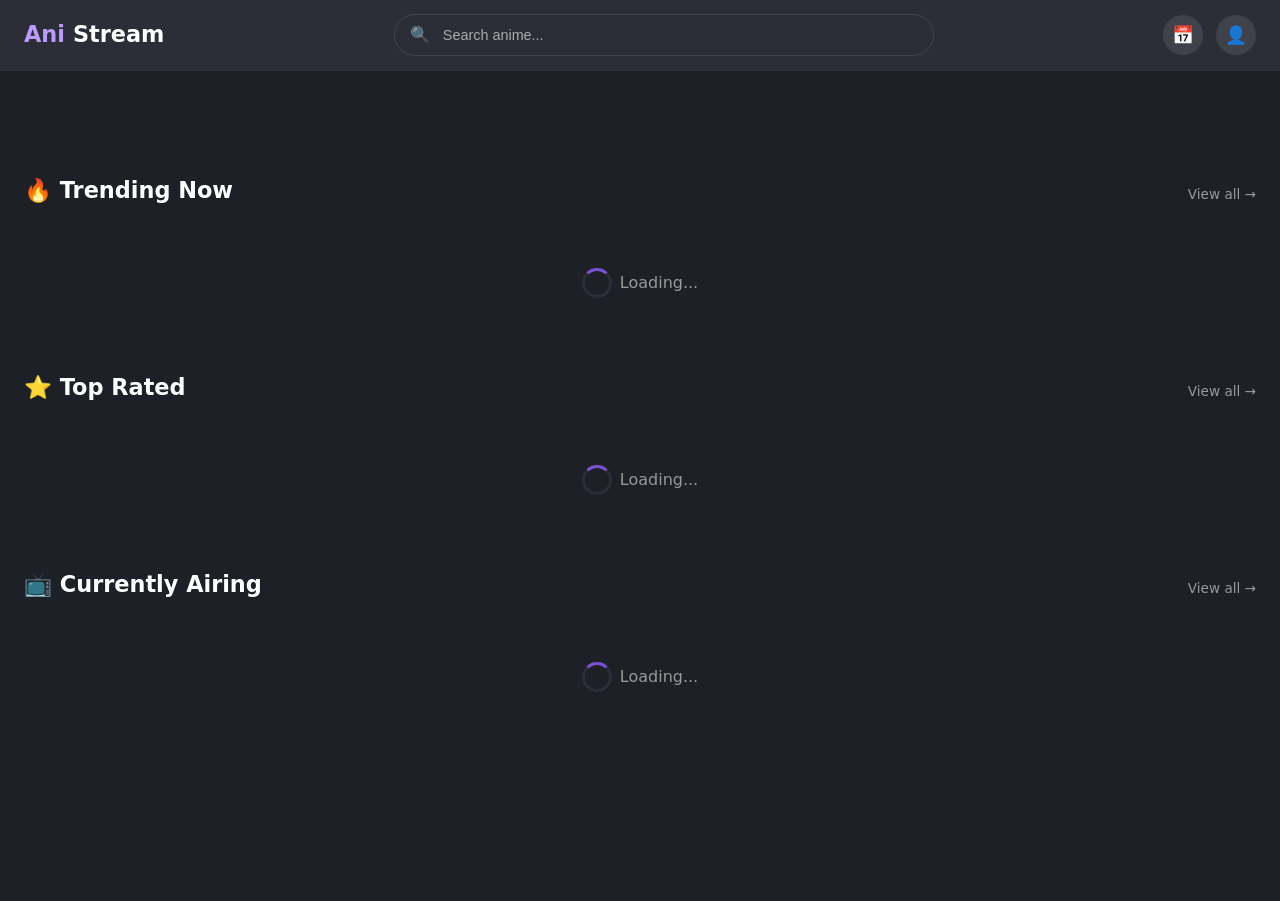
<file: Theme/KaiCrush Theme index.html>
<!DOCTYPE html>
<html lang="en">
<head>
    <meta charset="UTF-8" />
    <meta name="viewport" content="width=device-width, initial-scale=1.0, user-scalable=1.0, minimum-scale=1.0, maximum-scale=5.0" />
    <meta name="theme-color" content="#202125" />
    <meta name="msapplication-navbutton-color" content="#202125" />
    <meta name="apple-mobile-web-app-status-bar-style" content="#202125" />
    <meta name="apple-mobile-web-app-capable" content="yes" />
    <meta name="mobile-web-app-capable" content="yes" />
    <title>AniStream — Watch Anime Free</title>
    <meta name="description" content="Watch anime online for free. Stream English subbed and dubbed anime. Your premium anime streaming destination." />
    <link rel="icon" type="image/x-icon" href="data:image/svg+xml,<svg xmlns='http://www.w3.org/2000/svg' viewBox='0 0 100 100'><text y='.9em' font-size='90'>🎬</text></svg>" />
    <link rel="manifest" href="data:application/json,{}" id="manifest-placeholder" />
    <style>
        /* ===== RESET & BASE ===== */
        *,
        *::before,
        *::after {
            box-sizing: border-box;
            margin: 0;
            padding: 0;
        }
        :root {
            --primary-bg: #7b51d4;
            --primary-text: #bb9bff;
            --primary-active-bg: #363247;
            --down-tone: #1b1c23;
            --down-tone-2: rgba(0, 0, 0, .4);
            --high-tone: #23262d;
            --high-tone-nature: hsla(0, 0%, 100%, .1);
            --secondary-bg: #40424a;
            --border-color: #2b2e36;
            --border-color-high: #40434e;
            --bg-header: #2b2e36;
            --bg-dropdown: rgba(16, 17, 21, .8);
            --bg-blur: rgba(16, 17, 21, .6);
            --bg-body: #1e2027;
            --bg-modal: #3f2b68;
            --text-base: #999;
            --color-green: #7df796;
            --color-yellow: #ffce71;
            --color-orange: #ff7e3f;
            --color-blue: #4da6ff;
            --color-purple: #d4a2f7;
            --color-white: #fff;
            --color-black: #000;
            --color-grey: #888;
            --font-family: 'Inter', system-ui, -apple-system, 'Segoe UI', Roboto, 'Helvetica Neue', sans-serif;
            --shadow-card: 0 4px 20px rgba(0, 0, 0, .4);
            --radius: .5rem;
            --radius-lg: 1rem;
            --radius-pill: 50rem;
            --transition: all .3s ease;
        }
        html {
            position: relative;
            scroll-behavior: smooth;
        }
        body {
            background: var(--bg-body);
            font-family: var(--font-family);
            color: var(--text-base);
            font-size: 16px;
            line-height: 1.6;
            font-weight: 400;
            padding: 0;
            margin: 0;
            -webkit-text-size-adjust: none;
            overflow-x: hidden;
        }
        a {
            color: #fff;
            text-decoration: none !important;
            outline: none;
            transition: var(--transition);
        }
        a:hover {
            color: var(--primary-text);
        }
        img {
            max-width: 100%;
            vertical-align: middle;
        }
        ul,
        ol {
            list-style: none;
            padding: 0;
            margin: 0;
        }
        h1,
        h2,
        h3,
        h4,
        h5,
        h6 {
            font-weight: 500;
            color: #fff;
            margin: 0 0 .5rem;
        }
        p {
            margin: 0 0 1rem;
        }
        .text-white {
            color: #fff !important;
        }
        .text-primary {
            color: var(--primary-text) !important;
        }
        .text-muted {
            color: var(--text-base) !important;
        }
        .text-center {
            text-align: center !important;
        }
        .text-end {
            text-align: end !important;
        }
        .d-none {
            display: none !important;
        }
        .d-flex {
            display: flex !important;
        }
        .d-block {
            display: block !important;
        }
        .align-items-center {
            align-items: center !important;
        }
        .justify-content-between {
            justify-content: space-between !important;
        }
        .justify-content-center {
            justify-content: center !important;
        }
        .flex-grow-1 {
            flex-grow: 1 !important;
        }
        .flex-shrink-0 {
            flex-shrink: 0 !important;
        }
        .flex-wrap {
            flex-wrap: wrap !important;
        }
        .gap-1 {
            gap: .5rem !important;
        }
        .gap-2 {
            gap: 1rem !important;
        }
        .gap-3 {
            gap: 1.5rem !important;
        }
        .m-0 {
            margin: 0 !important;
        }
        .mb-0 {
            margin-bottom: 0 !important;
        }
        .mb-1 {
            margin-bottom: .5rem !important;
        }
        .mb-2 {
            margin-bottom: 1rem !important;
        }
        .mb-3 {
            margin-bottom: 1.5rem !important;
        }
        .mb-4 {
            margin-bottom: 2rem !important;
        }
        .mt-2 {
            margin-top: 1rem !important;
        }
        .mt-3 {
            margin-top: 1.5rem !important;
        }
        .mt-4 {
            margin-top: 2rem !important;
        }
        .p-2 {
            padding: 1rem !important;
        }
        .p-3 {
            padding: 1.5rem !important;
        }
        .py-2 {
            padding-top: 1rem !important;
            padding-bottom: 1rem !important;
        }
        .px-2 {
            padding-left: 1rem !important;
            padding-right: 1rem !important;
        }
        .rounded {
            border-radius: var(--radius) !important;
        }
        .rounded-lg {
            border-radius: var(--radius-lg) !important;
        }
        .rounded-pill {
            border-radius: var(--radius-pill) !important;
        }
        .container {
            max-width: 1320px;
            margin: 0 auto;
            padding: 0 1.5rem;
        }

        /* ===== SCROLLBAR ===== */
        ::-webkit-scrollbar {
            width: 6px;
            height: 6px;
        }
        ::-webkit-scrollbar-track {
            background: var(--down-tone);
        }
        ::-webkit-scrollbar-thumb {
            background: var(--secondary-bg);
            border-radius: 3px;
        }
        ::-webkit-scrollbar-thumb:hover {
            background: var(--primary-bg);
        }

        /* ===== BUTTONS ===== */
        .btn {
            display: inline-flex;
            align-items: center;
            gap: .5rem;
            font-weight: 600;
            font-size: .875rem;
            padding: .6rem 1.2rem;
            border-radius: .4rem;
            border: none;
            cursor: pointer;
            transition: var(--transition);
            color: #fff;
            background: transparent;
            opacity: .95;
            text-align: center;
            justify-content: center;
        }
        .btn:hover {
            opacity: 1;
            color: #fff;
        }
        .btn-primary {
            background: var(--primary-bg) !important;
        }
        .btn-secondary {
            background: var(--secondary-bg) !important;
        }
        .btn-outline {
            border: 1px solid var(--border-color-high);
            background: transparent;
        }
        .btn-outline:hover {
            border-color: var(--primary-bg);
            color: var(--primary-text);
        }
        .btn-sm {
            font-size: .8125rem;
            padding: .4rem .8rem;
        }
        .btn-lg {
            font-size: 1rem;
            padding: .8rem 1.6rem;
        }
        .btn-corner {
            border-radius: 3rem;
        }
        .btn-play {
            background: var(--primary-bg);
            padding: .8rem 2rem;
            font-size: 1rem;
            border-radius: 3rem;
            box-shadow: 0 4px 20px rgba(123, 81, 212, .4);
        }
        .btn-play:hover {
            transform: scale(1.03);
            box-shadow: 0 6px 30px rgba(123, 81, 212, .5);
        }

        /* ===== HEADER ===== */
        #header {
            background: var(--bg-header);
            position: sticky;
            top: 0;
            z-index: 100;
            border-bottom: 1px solid var(--border-color);
            backdrop-filter: blur(10px);
            -webkit-backdrop-filter: blur(10px);
        }
        #header .header-inner {
            display: flex;
            align-items: center;
            justify-content: space-between;
            height: 70px;
            gap: 1rem;
        }
        #logo {
            flex-shrink: 0;
        }
        #logo a {
            font-size: 1.4rem;
            font-weight: 700;
            color: #fff;
            display: flex;
            align-items: center;
            gap: .5rem;
        }
        #logo a span {
            color: var(--primary-text);
        }
        #logo img {
            height: 40px;
            width: auto;
        }

        #search {
            flex: 1;
            max-width: 540px;
            position: relative;
        }
        #search .search-wrap {
            position: relative;
            display: flex;
            align-items: center;
        }
        #search .search-wrap .search-icon {
            position: absolute;
            left: 1rem;
            top: 50%;
            transform: translateY(-50%);
            color: #fff;
            opacity: .6;
            pointer-events: none;
        }
        #search .search-wrap input {
            width: 100%;
            padding: .6rem 1rem .6rem 3rem;
            border: 1px solid var(--border-color-high);
            border-radius: 2rem;
            background: transparent;
            color: #fff;
            font-size: .9rem;
            line-height: 1.4;
            outline: none;
            transition: var(--transition);
        }
        #search .search-wrap input:focus {
            border-color: var(--primary-bg);
            box-shadow: 0 0 0 3px rgba(123, 81, 212, .2);
        }
        #search .search-wrap input::placeholder {
            color: #fff;
            opacity: .6;
        }
        #search .search-suggestions {
            position: absolute;
            top: 100%;
            left: 0;
            right: 0;
            z-index: 50;
            background: var(--bg-dropdown);
            border-radius: 0 0 var(--radius) var(--radius);
            backdrop-filter: blur(10px);
            -webkit-backdrop-filter: blur(10px);
            padding: .5rem 0;
            display: none;
            max-height: 400px;
            overflow-y: auto;
            border: 1px solid var(--border-color);
            border-top: none;
        }
        #search .search-suggestions.active {
            display: block;
        }
        #search .search-suggestions .suggestion-item {
            padding: .6rem 1.2rem;
            display: flex;
            align-items: center;
            gap: .8rem;
            cursor: pointer;
            transition: var(--transition);
            color: #ccc;
        }
        #search .search-suggestions .suggestion-item:hover {
            background: var(--high-tone-nature);
            color: #fff;
        }
        #search .search-suggestions .suggestion-item img {
            width: 40px;
            height: 56px;
            object-fit: cover;
            border-radius: .2rem;
            flex-shrink: 0;
        }
        #search .search-suggestions .suggestion-item .info {
            flex: 1;
        }
        #search .search-suggestions .suggestion-item .info .title {
            font-weight: 500;
            font-size: .9rem;
            color: #fff;
        }
        #search .search-suggestions .suggestion-item .info .meta {
            font-size: .8rem;
            color: var(--text-base);
        }

        #header-actions {
            display: flex;
            align-items: center;
            gap: .8rem;
            flex-shrink: 0;
        }
        #header-actions .nav-toggle {
            display: none;
            background: transparent;
            border: none;
            color: #fff;
            font-size: 1.5rem;
            cursor: pointer;
            padding: .2rem .5rem;
        }
        #header-actions .circle-btn {
            width: 40px;
            height: 40px;
            border-radius: 50%;
            background: var(--secondary-bg);
            display: flex;
            align-items: center;
            justify-content: center;
            color: #fff;
            cursor: pointer;
            transition: var(--transition);
            border: none;
            font-size: 1.1rem;
        }
        #header-actions .circle-btn:hover {
            background: var(--primary-active-bg);
            color: var(--primary-text);
        }

        /* ===== SIDEBAR ===== */
        #sidebar {
            position: fixed;
            top: 70px;
            left: 0;
            bottom: 0;
            width: 260px;
            background: var(--down-tone);
            border-right: 1px solid var(--border-color);
            z-index: 90;
            padding: 1.5rem 0;
            overflow-y: auto;
            transform: translateX(-100%);
            transition: transform .3s ease;
        }
        #sidebar.open {
            transform: translateX(0);
        }
        #sidebar .sidebar-inner {
            padding: 0 1rem;
        }
        #sidebar .nav-item {
            display: flex;
            align-items: center;
            gap: 1rem;
            padding: .7rem 1rem;
            border-radius: .5rem;
            color: #ccc;
            transition: var(--transition);
            cursor: pointer;
            font-size: .9rem;
        }
        #sidebar .nav-item:hover {
            background: var(--high-tone-nature);
            color: #fff;
        }
        #sidebar .nav-item.active {
            background: var(--primary-active-bg);
            color: var(--primary-text);
        }
        #sidebar .nav-item .icon {
            font-size: 1.2rem;
            width: 24px;
            text-align: center;
            flex-shrink: 0;
        }
        #sidebar .nav-divider {
            height: 1px;
            background: var(--border-color);
            margin: 1rem 0;
        }
        #sidebar .nav-section-title {
            font-size: .75rem;
            text-transform: uppercase;
            letter-spacing: 1px;
            color: var(--text-base);
            padding: .5rem 1rem;
            opacity: .6;
        }

        /* ===== MAIN ===== */
        #main {
            padding-top: 70px;
            min-height: calc(100vh - 70px);
            transition: var(--transition);
        }
        #main .container {
            padding-top: 2rem;
            padding-bottom: 3rem;
        }

        /* ===== HERO / FEATURED ===== */
        .hero {
            position: relative;
            border-radius: var(--radius-lg);
            overflow: hidden;
            margin-bottom: 2.5rem;
            background: var(--down-tone);
            min-height: 360px;
        }
        .hero .hero-bg {
            position: absolute;
            inset: 0;
            background-size: cover;
            background-position: center;
            filter: blur(12px) brightness(.4);
            transform: scale(1.1);
            z-index: 0;
        }
        .hero .hero-content {
            position: relative;
            z-index: 1;
            padding: 2.5rem 2.5rem 2rem;
            display: flex;
            align-items: flex-end;
            gap: 2rem;
            min-height: 360px;
            background: linear-gradient(0deg, rgba(27, 28, 35, .9) 0%, transparent 70%);
        }
        .hero .hero-poster {
            flex-shrink: 0;
            width: 180px;
            border-radius: var(--radius);
            overflow: hidden;
            box-shadow: 0 8px 30px rgba(0, 0, 0, .6);
        }
        .hero .hero-poster img {
            display: block;
            width: 100%;
            aspect-ratio: 2/3;
            object-fit: cover;
        }
        .hero .hero-info {
            flex: 1;
        }
        .hero .hero-info .title {
            font-size: 2rem;
            font-weight: 700;
            color: #fff;
            margin-bottom: .5rem;
        }
        .hero .hero-info .meta {
            display: flex;
            flex-wrap: wrap;
            gap: .5rem 1.5rem;
            font-size: .9rem;
            color: var(--text-base);
            margin-bottom: .8rem;
        }
        .hero .hero-info .meta span {
            display: flex;
            align-items: center;
            gap: .4rem;
        }
        .hero .hero-info .meta .badge {
            background: var(--primary-bg);
            color: #fff;
            padding: .1rem .6rem;
            border-radius: .2rem;
            font-size: .75rem;
            font-weight: 600;
        }
        .hero .hero-info .synopsis {
            color: #ccc;
            font-size: .95rem;
            max-width: 700px;
            display: -webkit-box;
            -webkit-line-clamp: 3;
            -webkit-box-orient: vertical;
            overflow: hidden;
        }

        /* ===== SECTION ===== */
        .section {
            margin-bottom: 2.5rem;
        }
        .section .section-header {
            display: flex;
            align-items: center;
            justify-content: space-between;
            margin-bottom: 1.2rem;
        }
        .section .section-header h2 {
            font-size: 1.4rem;
            font-weight: 600;
        }
        .section .section-header .view-all {
            font-size: .85rem;
            color: var(--text-base);
            cursor: pointer;
            transition: var(--transition);
        }
        .section .section-header .view-all:hover {
            color: var(--primary-text);
        }

        /* ===== ANIME GRID ===== */
        .anime-grid {
            display: grid;
            grid-template-columns: repeat(auto-fill, minmax(160px, 1fr));
            gap: 1.2rem;
        }
        .anime-grid .anime-card {
            background: var(--down-tone);
            border-radius: var(--radius);
            overflow: hidden;
            transition: var(--transition);
            cursor: pointer;
        }
        .anime-grid .anime-card:hover {
            transform: translateY(-4px);
            box-shadow: var(--shadow-card);
        }
        .anime-grid .anime-card .thumb {
            position: relative;
            aspect-ratio: 2/3;
            overflow: hidden;
            background: var(--bg-header);
        }
        .anime-grid .anime-card .thumb img {
            width: 100%;
            height: 100%;
            object-fit: cover;
            transition: var(--transition);
        }
        .anime-grid .anime-card:hover .thumb img {
            transform: scale(1.05);
            filter: brightness(.7);
        }
        .anime-grid .anime-card .thumb .overlay {
            position: absolute;
            inset: 0;
            background: linear-gradient(0deg, rgba(0, 0, 0, .7) 0%, transparent 60%);
            display: flex;
            align-items: flex-end;
            padding: .5rem;
            opacity: 0;
            transition: var(--transition);
        }
        .anime-grid .anime-card:hover .thumb .overlay {
            opacity: 1;
        }
        .anime-grid .anime-card .thumb .overlay .play-btn {
            background: var(--primary-bg);
            color: #fff;
            width: 36px;
            height: 36px;
            border-radius: 50%;
            display: flex;
            align-items: center;
            justify-content: center;
            font-size: .8rem;
            border: 2px solid #fff;
            box-shadow: 0 4px 15px rgba(0, 0, 0, .3);
        }
        .anime-grid .anime-card .thumb .badge-top {
            position: absolute;
            top: .5rem;
            right: .5rem;
            background: var(--primary-bg);
            color: #fff;
            font-size: .65rem;
            padding: .15rem .5rem;
            border-radius: .2rem;
            font-weight: 600;
        }
        .anime-grid .anime-card .body {
            padding: .8rem;
        }
        .anime-grid .anime-card .body .title {
            font-size: .9rem;
            font-weight: 500;
            color: #fff;
            display: -webkit-box;
            -webkit-line-clamp: 2;
            -webkit-box-orient: vertical;
            overflow: hidden;
            line-height: 1.3;
        }
        .anime-grid .anime-card .body .meta {
            font-size: .75rem;
            color: var(--text-base);
            margin-top: .3rem;
            display: flex;
            align-items: center;
            gap: .5rem;
        }
        .anime-grid .anime-card .body .meta .ep {
            background: var(--high-tone-nature);
            padding: .05rem .4rem;
            border-radius: .2rem;
        }

        /* ===== ANIME DETAIL ===== */
        .anime-detail .detail-header {
            display: flex;
            gap: 2rem;
            margin-bottom: 2rem;
            flex-wrap: wrap;
        }
        .anime-detail .detail-header .poster {
            flex-shrink: 0;
            width: 200px;
            border-radius: var(--radius);
            overflow: hidden;
            box-shadow: 0 8px 30px rgba(0, 0, 0, .5);
        }
        .anime-detail .detail-header .poster img {
            display: block;
            width: 100%;
            aspect-ratio: 2/3;
            object-fit: cover;
        }
        .anime-detail .detail-header .info {
            flex: 1;
            min-width: 240px;
        }
        .anime-detail .detail-header .info .title {
            font-size: 1.8rem;
            font-weight: 700;
            color: #fff;
        }
        .anime-detail .detail-header .info .title-jp {
            font-size: 1.1rem;
            color: var(--text-base);
            margin-bottom: .5rem;
        }
        .anime-detail .detail-header .info .stats {
            display: flex;
            flex-wrap: wrap;
            gap: .5rem 1.5rem;
            font-size: .9rem;
            color: var(--text-base);
            margin-bottom: 1rem;
        }
        .anime-detail .detail-header .info .stats strong {
            color: #fff;
            font-weight: 500;
        }
        .anime-detail .detail-header .info .genres {
            display: flex;
            flex-wrap: wrap;
            gap: .4rem;
            margin-bottom: 1rem;
        }
        .anime-detail .detail-header .info .genres .genre-tag {
            background: var(--high-tone-nature);
            padding: .2rem .8rem;
            border-radius: .2rem;
            font-size: .8rem;
            color: #ccc;
            border: 1px solid var(--border-color);
            transition: var(--transition);
        }
        .anime-detail .detail-header .info .genres .genre-tag:hover {
            border-color: var(--primary-bg);
            color: var(--primary-text);
        }
        .anime-detail .detail-header .info .synopsis {
            color: #ccc;
            font-size: .95rem;
            line-height: 1.7;
            max-width: 800px;
        }
        .anime-detail .detail-header .info .actions {
            display: flex;
            gap: .8rem;
            margin-top: 1.2rem;
            flex-wrap: wrap;
        }

        /* ===== EPISODE LIST ===== */
        .episode-list {
            display: grid;
            grid-template-columns: repeat(auto-fill, minmax(60px, 1fr));
            gap: .5rem;
            margin-top: 1rem;
        }
        .episode-list .ep-btn {
            background: var(--down-tone);
            border: 1px solid var(--border-color);
            border-radius: var(--radius);
            padding: .5rem 0;
            text-align: center;
            font-size: .85rem;
            color: #ccc;
            cursor: pointer;
            transition: var(--transition);
            font-weight: 500;
        }
        .episode-list .ep-btn:hover {
            border-color: var(--primary-bg);
            color: #fff;
            background: var(--primary-active-bg);
        }
        .episode-list .ep-btn.active {
            background: var(--primary-bg);
            border-color: var(--primary-bg);
            color: #fff;
        }
        .episode-list .ep-btn.watched {
            border-color: var(--color-green);
            color: var(--color-green);
        }

        /* ===== WATCH PAGE ===== */
        .watch-page .player-wrapper {
            position: relative;
            width: 100%;
            padding-bottom: 56.25%;
            background: #000;
            border-radius: var(--radius-lg);
            overflow: hidden;
            margin-bottom: 1.5rem;
        }
        .watch-page .player-wrapper iframe {
            position: absolute;
            inset: 0;
            width: 100%;
            height: 100%;
            border: none;
        }
        .watch-page .watch-info {
            display: flex;
            justify-content: space-between;
            align-items: center;
            flex-wrap: wrap;
            gap: 1rem;
            margin-bottom: 1.5rem;
        }
        .watch-page .watch-info .title {
            font-size: 1.2rem;
            font-weight: 600;
            color: #fff;
        }
        .watch-page .watch-info .title small {
            font-weight: 400;
            color: var(--text-base);
            font-size: .9rem;
        }
        .watch-page .watch-nav {
            display: flex;
            gap: .8rem;
            flex-wrap: wrap;
        }

        /* ===== SEARCH PAGE ===== */
        .search-page .search-again {
            margin-bottom: 2rem;
        }
        .search-page .search-again input {
            width: 100%;
            max-width: 500px;
            padding: .8rem 1.2rem;
            border: 1px solid var(--border-color-high);
            border-radius: 2rem;
            background: var(--down-tone);
            color: #fff;
            font-size: 1rem;
            outline: none;
            transition: var(--transition);
        }
        .search-page .search-again input:focus {
            border-color: var(--primary-bg);
            box-shadow: 0 0 0 3px rgba(123, 81, 212, .2);
        }
        .search-page .search-again input::placeholder {
            color: var(--text-base);
        }

        /* ===== SCHEDULE ===== */
        .schedule-page .schedule-grid {
            display: grid;
            grid-template-columns: repeat(auto-fill, minmax(200px, 1fr));
            gap: 1rem;
        }
        .schedule-page .schedule-grid .day-card {
            background: var(--down-tone);
            border-radius: var(--radius);
            padding: 1.2rem;
            border: 1px solid var(--border-color);
        }
        .schedule-page .schedule-grid .day-card .day-name {
            font-size: 1.1rem;
            font-weight: 600;
            color: #fff;
            margin-bottom: .8rem;
            padding-bottom: .5rem;
            border-bottom: 1px solid var(--border-color);
        }
        .schedule-page .schedule-grid .day-card .anime-item {
            display: flex;
            align-items: center;
            gap: .8rem;
            padding: .4rem 0;
            border-bottom: 1px solid var(--border-color-high);
            cursor: pointer;
            transition: var(--transition);
        }
        .schedule-page .schedule-grid .day-card .anime-item:hover {
            background: var(--high-tone-nature);
        }
        .schedule-page .schedule-grid .day-card .anime-item:last-child {
            border-bottom: none;
        }
        .schedule-page .schedule-grid .day-card .anime-item img {
            width: 40px;
            height: 56px;
            object-fit: cover;
            border-radius: .2rem;
            flex-shrink: 0;
        }
        .schedule-page .schedule-grid .day-card .anime-item .info {
            flex: 1;
        }
        .schedule-page .schedule-grid .day-card .anime-item .info .title {
            font-size: .85rem;
            font-weight: 500;
            color: #fff;
        }
        .schedule-page .schedule-grid .day-card .anime-item .info .time {
            font-size: .75rem;
            color: var(--text-base);
        }

        /* ===== CREATOR PAGE ===== */
        .creator-page .profile {
            text-align: center;
            padding: 2rem;
            background: var(--down-tone);
            border-radius: var(--radius-lg);
            border: 1px solid var(--border-color);
            max-width: 600px;
            margin: 0 auto;
        }
        .creator-page .profile .avatar {
            width: 120px;
            height: 120px;
            border-radius: 50%;
            background: var(--primary-bg);
            margin: 0 auto 1rem;
            display: flex;
            align-items: center;
            justify-content: center;
            font-size: 3rem;
            color: #fff;
            border: 4px solid var(--border-color);
        }
        .creator-page .profile .name {
            font-size: 1.6rem;
            font-weight: 700;
            color: #fff;
        }
        .creator-page .profile .handle {
            color: var(--primary-text);
            font-size: 1rem;
        }
        .creator-page .profile .bio {
            color: var(--text-base);
            margin: 1rem 0;
        }
        .creator-page .profile .social-links {
            display: flex;
            justify-content: center;
            gap: 1rem;
            flex-wrap: wrap;
        }
        .creator-page .profile .social-links a {
            background: var(--high-tone-nature);
            padding: .5rem 1rem;
            border-radius: .4rem;
            color: #ccc;
            font-size: .9rem;
            transition: var(--transition);
            display: flex;
            align-items: center;
            gap: .5rem;
        }
        .creator-page .profile .social-links a:hover {
            background: var(--primary-active-bg);
            color: var(--primary-text);
        }

        /* ===== RESPONSIVE ===== */
        @media (max-width: 992px) {
            #sidebar {
                width: 220px;
                transform: translateX(-100%);
            }
            #sidebar.open {
                transform: translateX(0);
            }
            #header-actions .nav-toggle {
                display: block;
            }
            #search {
                max-width: 100%;
            }
            .hero .hero-content {
                flex-direction: column;
                align-items: stretch;
                padding: 1.5rem;
                min-height: auto;
            }
            .hero .hero-poster {
                width: 120px;
                align-self: flex-start;
            }
            .hero .hero-info .title {
                font-size: 1.5rem;
            }
            .anime-detail .detail-header {
                flex-direction: column;
            }
            .anime-detail .detail-header .poster {
                width: 150px;
            }
            .anime-grid {
                grid-template-columns: repeat(auto-fill, minmax(140px, 1fr));
                gap: .8rem;
            }
        }
        @media (max-width: 768px) {
            #header .header-inner {
                height: 60px;
            }
            #main {
                padding-top: 60px;
            }
            #logo a {
                font-size: 1.1rem;
            }
            #logo img {
                height: 32px;
            }
            #search .search-wrap input {
                padding: .4rem .8rem .4rem 2.4rem;
                font-size: .8rem;
            }
            .container {
                padding: 0 1rem;
            }
            #main .container {
                padding-top: 1rem;
            }
            .anime-grid {
                grid-template-columns: repeat(auto-fill, minmax(120px, 1fr));
                gap: .6rem;
            }
            .anime-grid .anime-card .body .title {
                font-size: .8rem;
            }
            .hero .hero-poster {
                width: 100px;
            }
            .hero .hero-info .title {
                font-size: 1.2rem;
            }
            .hero .hero-info .synopsis {
                -webkit-line-clamp: 2;
                font-size: .85rem;
            }
            .episode-list {
                grid-template-columns: repeat(auto-fill, minmax(48px, 1fr));
                gap: .4rem;
            }
            .episode-list .ep-btn {
                font-size: .75rem;
                padding: .4rem 0;
            }
            .schedule-page .schedule-grid {
                grid-template-columns: 1fr;
            }
            .watch-page .watch-info .title {
                font-size: 1rem;
            }
            #header-actions .circle-btn {
                width: 36px;
                height: 36px;
                font-size: 1rem;
            }
        }
        @media (max-width: 480px) {
            .anime-grid {
                grid-template-columns: repeat(auto-fill, minmax(100px, 1fr));
                gap: .5rem;
            }
            .anime-grid .anime-card .body {
                padding: .5rem;
            }
            .anime-grid .anime-card .body .title {
                font-size: .75rem;
            }
            .hero .hero-content {
                padding: 1rem;
            }
            .hero .hero-poster {
                width: 80px;
            }
            .hero .hero-info .title {
                font-size: 1rem;
            }
            .hero .hero-info .meta {
                font-size: .75rem;
                gap: .3rem 1rem;
            }
            #sidebar {
                width: 100%;
                max-width: 300px;
            }
        }

        /* ===== LOADING ===== */
        .loading-spinner {
            display: flex;
            align-items: center;
            justify-content: center;
            padding: 2rem;
            gap: .5rem;
            color: var(--text-base);
        }
        .loading-spinner .spinner {
            width: 30px;
            height: 30px;
            border: 3px solid var(--border-color);
            border-top-color: var(--primary-bg);
            border-radius: 50%;
            animation: spin .8s linear infinite;
        }
        @keyframes spin {
            to {
                transform: rotate(360deg);
            }
        }

        /* ===== NOT FOUND ===== */
        .not-found {
            text-align: center;
            padding: 4rem 1rem;
        }
        .not-found .icon {
            font-size: 4rem;
            margin-bottom: 1rem;
            opacity: .4;
        }
        .not-found h2 {
            font-size: 1.5rem;
        }
        .not-found p {
            color: var(--text-base);
            max-width: 400px;
            margin: 0 auto 1.5rem;
        }

        /* ===== OVERLAY ===== */
        .overlay {
            position: fixed;
            inset: 0;
            background: rgba(0, 0, 0, .6);
            z-index: 80;
            display: none;
            backdrop-filter: blur(4px);
            -webkit-backdrop-filter: blur(4px);
        }
        .overlay.active {
            display: block;
        }

        /* ===== TOAST ===== */
        .toast-container {
            position: fixed;
            bottom: 1.5rem;
            right: 1.5rem;
            z-index: 999;
            display: flex;
            flex-direction: column;
            gap: .5rem;
            max-width: 360px;
            width: 100%;
        }
        .toast {
            background: var(--down-tone);
            border: 1px solid var(--border-color);
            border-radius: var(--radius);
            padding: .8rem 1.2rem;
            color: #fff;
            font-size: .9rem;
            animation: slideUp .3s ease;
            box-shadow: 0 8px 30px rgba(0, 0, 0, .4);
            display: flex;
            align-items: center;
            gap: .8rem;
        }
        .toast .toast-icon {
            font-size: 1.2rem;
        }
        .toast.success {
            border-left: 4px solid var(--color-green);
        }
        .toast.error {
            border-left: 4px solid var(--color-orange);
        }
        .toast.info {
            border-left: 4px solid var(--color-blue);
        }
        @keyframes slideUp {
            from {
                opacity: 0;
                transform: translateY(20px);
            }
            to {
                opacity: 1;
                transform: translateY(0);
            }
        }
    </style>
</head>
<body>

    <!-- ===== HEADER ===== -->
    <header id="header">
        <div class="container">
            <div class="header-inner">
                <div id="logo">
                    <a href="/">
                        <span>Ani</span>Stream
                    </a>
                </div>

                <div id="search">
                    <div class="search-wrap">
                        <span class="search-icon">🔍</span>
                        <input type="text" id="searchInput" placeholder="Search anime..." autocomplete="off" />
                        <div class="search-suggestions" id="searchSuggestions"></div>
                    </div>
                </div>

                <div id="header-actions">
                    <button class="nav-toggle" id="navToggle" aria-label="Toggle navigation">☰</button>
                    <button class="circle-btn" id="scheduleBtn" title="Schedule">📅</button>
                    <button class="circle-btn" id="creatorBtn" title="Creator">👤</button>
                </div>
            </div>
        </div>
    </header>

    <!-- ===== SIDEBAR ===== -->
    <div class="overlay" id="sidebarOverlay"></div>
    <nav id="sidebar">
        <div class="sidebar-inner">
            <div class="nav-item active" data-view="home">
                <span class="icon">🏠</span> Home
            </div>
            <div class="nav-item" data-view="schedule">
                <span class="icon">📅</span> Schedule
            </div>
            <div class="nav-item" data-view="creator">
                <span class="icon">👤</span> Creator
            </div>
            <div class="nav-divider"></div>
            <div class="nav-section-title">Genres</div>
            <div id="genreList" class="d-flex flex-wrap gap-1 px-2" style="padding-bottom:.5rem;"></div>
            <div class="nav-divider"></div>
            <div class="nav-section-title">Season</div>
            <div id="seasonList" class="d-flex flex-wrap gap-1 px-2"></div>
            <div class="nav-divider"></div>
            <div style="padding:.5rem 1rem;font-size:.75rem;color:var(--text-base);">
                🚀 v2.5 · Powered by Jikan API
            </div>
        </div>
    </nav>

    <!-- ===== MAIN ===== -->
    <main id="main">
        <div class="container" id="appContainer">

            <!-- ===== HOME VIEW ===== -->
            <div id="view-home" class="view-section">
                <!-- Hero will be injected -->
                <div id="heroContainer"></div>

                <div class="section">
                    <div class="section-header">
                        <h2>🔥 Trending Now</h2>
                        <span class="view-all">View all →</span>
                    </div>
                    <div class="anime-grid" id="trendingGrid"></div>
                </div>

                <div class="section">
                    <div class="section-header">
                        <h2>⭐ Top Rated</h2>
                        <span class="view-all">View all →</span>
                    </div>
                    <div class="anime-grid" id="topRatedGrid"></div>
                </div>

                <div class="section">
                    <div class="section-header">
                        <h2>📺 Currently Airing</h2>
                        <span class="view-all">View all →</span>
                    </div>
                    <div class="anime-grid" id="airingGrid"></div>
                </div>
            </div>

            <!-- ===== ANIME DETAIL VIEW ===== -->
            <div id="view-anime" class="view-section d-none">
                <div id="animeDetailContainer"></div>
            </div>

            <!-- ===== WATCH VIEW ===== -->
            <div id="view-watch" class="view-section d-none">
                <div id="watchContainer"></div>
            </div>

            <!-- ===== SEARCH VIEW ===== -->
            <div id="view-search" class="view-section d-none">
                <div class="search-page">
                    <div class="search-again">
                        <input type="text" id="searchPageInput" placeholder="Search for anime..." />
                    </div>
                    <div id="searchResults" class="anime-grid"></div>
                </div>
            </div>

            <!-- ===== SCHEDULE VIEW ===== -->
            <div id="view-schedule" class="view-section d-none">
                <div class="schedule-page">
                    <h2 class="mb-3">📅 Anime Schedule</h2>
                    <div id="scheduleContainer" class="schedule-grid"></div>
                </div>
            </div>

            <!-- ===== CREATOR VIEW ===== -->
            <div id="view-creator" class="view-section d-none">
                <div class="creator-page">
                    <h2 class="mb-3 text-center">👤 Creator</h2>
                    <div class="profile">
                        <div class="avatar">🧑‍💻</div>
                        <div class="name">Kai Haruto</div>
                        <div class="handle">@kaitheme</div>
                        <div class="bio">Anime enthusiast &amp; full-stack developer. Building the best anime streaming experience.</div>
                        <div class="social-links">
                            <a href="https://github.com" target="_blank">🐙 GitHub</a>
                            <a href="#" target="_blank">🐦 Twitter</a>
                            <a href="#" target="_blank">💬 Discord</a>
                            <a href="#" target="_blank">🌐 Website</a>
                        </div>
                        <div style="margin-top:1.5rem;font-size:.8rem;color:var(--text-base);border-top:1px solid var(--border-color);padding-top:1rem;">
                            <p><strong>AniStream</strong> v2.5.0</p>
                            <p>Powered by <a href="https://jikan.moe" target="_blank" style="color:var(--primary-text);">Jikan API</a> &amp; <a href="https://myanimelist.net" target="_blank" style="color:var(--primary-text);">MyAnimeList</a></p>
                            <p style="font-size:.75rem;">© 2025 KaiTheme. All rights reserved.</p>
                        </div>
                    </div>
                </div>
            </div>

        </div>
    </main>

    <!-- ===== TOAST ===== -->
    <div class="toast-container" id="toastContainer"></div>

    <!-- ===== JAVASCRIPT ===== -->
    <script>
        (function() {
            'use strict';

            // ============================================================
            //  CONFIG
            // ============================================================
            const JIKAN_BASE = 'https://api.jikan.moe/v4';
            const STREAM_BASE = 'https://megaplay.buzz/stream/mal';
            const CACHE_DURATION = 3600; // seconds
            const MAX_RETRY = 3;

            // ============================================================
            //  STATE
            // ============================================================
            const state = {
                currentView: 'home',
                currentAnime: null,
                currentEpisode: 1,
                currentType: 'sub',
                searchQuery: '',
                watchHistory: JSON.parse(localStorage.getItem('watchHistory') || '[]'),
                continueWatching: JSON.parse(localStorage.getItem('continueWatching') || '[]'),
            };

            // ============================================================
            //  DOM REFS
            // ============================================================
            const $ = (s) => document.querySelector(s);
            const $$ = (s) => document.querySelectorAll(s);

            const appContainer = $('#appContainer');
            const searchInput = $('#searchInput');
            const searchSuggestions = $('#searchSuggestions');
            const searchPageInput = $('#searchPageInput');
            const navToggle = $('#navToggle');
            const sidebar = $('#sidebar');
            const sidebarOverlay = $('#sidebarOverlay');
            const toastContainer = $('#toastContainer');

            // ============================================================
            //  UTILITIES
            // ============================================================
            function fetchWithRetry(url, retries = MAX_RETRY) {
                return fetch(url)
                    .then(res => {
                        if (!res.ok) throw new Error(`HTTP ${res.status}`);
                        return res.json();
                    })
                    .catch(err => {
                        if (retries > 0) {
                            return new Promise(resolve => setTimeout(resolve, 1000))
                                .then(() => fetchWithRetry(url, retries - 1));
                        }
                        throw err;
                    });
            }

            function getCached(key) {
                try {
                    const data = JSON.parse(localStorage.getItem('cache_' + key));
                    if (data && Date.now() - data.timestamp < CACHE_DURATION * 1000) {
                        return data.value;
                    }
                } catch (_) {}
                return null;
            }

            function setCached(key, value) {
                try {
                    localStorage.setItem('cache_' + key, JSON.stringify({ value, timestamp: Date.now() }));
                } catch (_) {}
            }

            function getMALIdFromUrl() {
                const params = new URLSearchParams(window.location.search);
                return params.get('id');
            }

            function getEpisodeFromUrl() {
                const params = new URLSearchParams(window.location.search);
                return parseInt(params.get('ep')) || 1;
            }

            function getTypeFromUrl() {
                const params = new URLSearchParams(window.location.search);
                return params.get('type') === 'dub' ? 'dub' : 'sub';
            }

            function getSearchQueryFromUrl() {
                const params = new URLSearchParams(window.location.search);
                return params.get('q') || '';
            }

            function buildAnimeUrl(malId) {
                return '/?id=' + malId;
            }

            function buildWatchUrl(malId, ep, type) {
                return '/?id=' + malId + '&ep=' + ep + '&type=' + (type || 'sub');
            }

            function buildSearchUrl(q) {
                return '/?q=' + encodeURIComponent(q);
            }

            function formatDate(dateStr) {
                if (!dateStr) return 'N/A';
                const d = new Date(dateStr);
                return d.toLocaleDateString('en-US', { year: 'numeric', month: 'short', day: 'numeric' });
            }

            function truncate(text, len = 150) {
                if (!text) return '';
                if (text.length <= len) return text;
                return text.slice(0, len) + '...';
            }

            function showToast(message, type = 'info') {
                const toast = document.createElement('div');
                toast.className = 'toast ' + type;
                const icons = { info: 'ℹ️', success: '✅', error: '❌' };
                toast.innerHTML = `<span class="toast-icon">${icons[type] || 'ℹ️'}</span> ${message}`;
                toastContainer.appendChild(toast);
                setTimeout(() => {
                    toast.style.opacity = '0';
                    toast.style.transform = 'translateY(10px)';
                    setTimeout(() => toast.remove(), 300);
                }, 3500);
            }

            function updateUrl(params) {
                const url = new URL(window.location);
                Object.keys(params).forEach(key => {
                    if (params[key] === null || params[key] === undefined || params[key] === '') {
                        url.searchParams.delete(key);
                    } else {
                        url.searchParams.set(key, params[key]);
                    }
                });
                window.history.replaceState({}, '', url.toString());
            }

            // ============================================================
            //  API FUNCTIONS
            // ============================================================
            async function getAnimeById(malId) {
                const cacheKey = 'anime_' + malId;
                const cached = getCached(cacheKey);
                if (cached) return cached;

                const data = await fetchWithRetry(`${JIKAN_BASE}/anime/${malId}/full`);
                const result = data.data;
                setCached(cacheKey, result);
                return result;
            }

            async function getAnimeEpisodes(malId, page = 1) {
                const cacheKey = 'episodes_' + malId + '_' + page;
                const cached = getCached(cacheKey);
                if (cached) return cached;

                const data = await fetchWithRetry(`${JIKAN_BASE}/anime/${malId}/episodes?page=${page}`);
                const result = data.data || [];
                setCached(cacheKey, result);
                return result;
            }

            async function getTrendingAnime(page = 1) {
                const cacheKey = 'trending_' + page;
                const cached = getCached(cacheKey);
                if (cached) return cached;

                const data = await fetchWithRetry(`${JIKAN_BASE}/top/anime?page=${page}&limit=12`);
                const result = data.data || [];
                setCached(cacheKey, result);
                return result;
            }

            async function getTopRatedAnime(page = 1) {
                const cacheKey = 'toprated_' + page;
                const cached = getCached(cacheKey);
                if (cached) return cached;

                const data = await fetchWithRetry(`${JIKAN_BASE}/top/anime?page=${page}&limit=12&type=tv`);
                const result = data.data || [];
                setCached(cacheKey, result);
                return result;
            }

            async function getAiringAnime(page = 1) {
                const cacheKey = 'airing_' + page;
                const cached = getCached(cacheKey);
                if (cached) return cached;

                const data = await fetchWithRetry(`${JIKAN_BASE}/seasons/now?page=${page}&limit=12`);
                const result = data.data || [];
                setCached(cacheKey, result);
                return result;
            }

            async function searchAnime(query, page = 1) {
                if (!query || query.length < 2) return [];
                const cacheKey = 'search_' + query + '_' + page;
                const cached = getCached(cacheKey);
                if (cached) return cached;

                const data = await fetchWithRetry(`${JIKAN_BASE}/anime?q=${encodeURIComponent(query)}&page=${page}&limit=12`);
                const result = data.data || [];
                setCached(cacheKey, result);
                return result;
            }

            async function getSeasonalAnime() {
                const cacheKey = 'seasonal_now';
                const cached = getCached(cacheKey);
                if (cached) return cached;

                const data = await fetchWithRetry(`${JIKAN_BASE}/seasons/now?limit=20`);
                const result = data.data || [];
                setCached(cacheKey, result);
                return result;
            }

            async function getAnimeSchedule() {
                // Get seasonal anime and group by day
                const data = await getSeasonalAnime();
                const days = ['Sunday', 'Monday', 'Tuesday', 'Wednesday', 'Thursday', 'Friday', 'Saturday'];
                const schedule = {};

                // Use airing data from Jikan
                for (const anime of data) {
                    if (anime.airing && anime.broadcast && anime.broadcast.day) {
                        const day = anime.broadcast.day;
                        if (!schedule[day]) schedule[day] = [];
                        schedule[day].push(anime);
                    }
                }

                // Fill in missing days
                days.forEach(d => {
                    if (!schedule[d]) schedule[d] = [];
                });

                return schedule;
            }

            // ============================================================
            //  RENDER FUNCTIONS
            // ============================================================
            function renderAnimeCard(anime, options = {}) {
                const { small = false, showEp = false } = options;
                const title = anime.title || anime.name || 'Unknown';
                const image = anime.images?.jpg?.image_url || anime.images?.jpg?.large_image_url || '';
                const malId = anime.mal_id;
                const score = anime.score ? anime.score.toFixed(1) : '?';
                const episodes = anime.episodes || '?';
                const status = anime.status || '';

                return `
                    <div class="anime-card" data-mal-id="${malId}" onclick="navigateToAnime(${malId})">
                        <div class="thumb">
                            <img src="${image}" alt="${title}" loading="lazy" />
                            <div class="overlay">
                                <div class="play-btn">▶</div>
                            </div>
                            ${score !== '?' ? `<div class="badge-top">⭐ ${score}</div>` : ''}
                        </div>
                        <div class="body">
                            <div class="title">${title}</div>
                            <div class="meta">
                                ${showEp ? `<span class="ep">${episodes} eps</span>` : ''}
                                <span>${status}</span>
                            </div>
                        </div>
                    </div>
                `;
            }

            function renderHero(anime) {
                if (!anime) return '';
                const title = anime.title || 'Unknown';
                const image = anime.images?.jpg?.large_image_url || anime.images?.jpg?.image_url || '';
                const synopsis = anime.synopsis || 'No synopsis available.';
                const score = anime.score ? anime.score.toFixed(1) : '?';
                const episodes = anime.episodes || '?';
                const status = anime.status || 'Unknown';
                const aired = anime.aired?.string || 'N/A';
                const genres = anime.genres || [];
                const malId = anime.mal_id;

                return `
                    <div class="hero">
                        <div class="hero-bg" style="background-image:url('${image}')"></div>
                        <div class="hero-content">
                            <div class="hero-poster">
                                <img src="${image}" alt="${title}" loading="lazy" />
                            </div>
                            <div class="hero-info">
                                <div class="title">${title}</div>
                                <div class="meta">
                                    <span>⭐ ${score}</span>
                                    <span>📺 ${episodes} eps</span>
                                    <span>📅 ${aired}</span>
                                    <span>${status}</span>
                                    ${genres.slice(0,3).map(g => `<span class="badge">${g.name}</span>`).join('')}
                                </div>
                                <div class="synopsis">${truncate(synopsis, 200)}</div>
                                <div class="actions">
                                    <button class="btn btn-play" onclick="navigateToWatch(${malId}, 1, 'sub')">
                                        ▶ Watch Now
                                    </button>
                                    <button class="btn btn-outline" onclick="navigateToAnime(${malId})">
                                        Details
                                    </button>
                                </div>
                            </div>
                        </div>
                    </div>
                `;
            }

            function renderAnimeDetail(anime) {
                if (!anime) {
                    return `
                        <div class="not-found">
                            <div class="icon">😕</div>
                            <h2>Anime not found</h2>
                            <p>The anime you're looking for doesn't exist or there was an error.</p>
                            <button class="btn btn-primary" onclick="navigateToHome()">Back to Home</button>
                        </div>
                    `;
                }

                const title = anime.title || 'Unknown';
                const titleJp = anime.title_japanese || '';
                const image = anime.images?.jpg?.large_image_url || anime.images?.jpg?.image_url || '';
                const synopsis = anime.synopsis || 'No synopsis available.';
                const score = anime.score ? anime.score.toFixed(1) : '?';
                const episodes = anime.episodes || '?';
                const status = anime.status || 'Unknown';
                const aired = anime.aired?.string || 'N/A';
                const duration = anime.duration || 'N/A';
                const studios = anime.studios || [];
                const producers = anime.producers || [];
                const genres = anime.genres || [];
                const malId = anime.mal_id;
                const season = anime.season || '';
                const year = anime.year || '';
                const rating = anime.rating || '';

                return `
                    <div class="anime-detail">
                        <div class="detail-header">
                            <div class="poster">
                                <img src="${image}" alt="${title}" loading="lazy" />
                            </div>
                            <div class="info">
                                <h1 class="title">${title}</h1>
                                ${titleJp ? `<div class="title-jp">${titleJp}</div>` : ''}
                                <div class="stats">
                                    <span><strong>Score:</strong> ⭐ ${score}</span>
                                    <span><strong>Episodes:</strong> ${episodes}</span>
                                    <span><strong>Status:</strong> ${status}</span>
                                    <span><strong>Aired:</strong> ${aired}</span>
                                    <span><strong>Duration:</strong> ${duration}</span>
                                    ${season && year ? `<span><strong>Season:</strong> ${season} ${year}</span>` : ''}
                                    ${rating ? `<span><strong>Rating:</strong> ${rating}</span>` : ''}
                                </div>
                                <div class="genres">
                                    ${genres.map(g => `<span class="genre-tag">${g.name}</span>`).join('')}
                                </div>
                                <div class="synopsis">${synopsis}</div>
                                ${studios.length ? `<div style="margin-top:.5rem;font-size:.85rem;color:var(--text-base);"><strong>Studios:</strong> ${studios.map(s => s.name).join(', ')}</div>` : ''}
                                ${producers.length ? `<div style="font-size:.85rem;color:var(--text-base);"><strong>Producers:</strong> ${producers.map(p => p.name).join(', ')}</div>` : ''}
                                <div class="actions">
                                    <button class="btn btn-play" onclick="navigateToWatch(${malId}, 1, 'sub')">
                                        ▶ Watch Now
                                    </button>
                                    <button class="btn btn-outline" onclick="navigateToWatch(${malId}, 1, 'dub')">
                                        🎤 Watch Dubbed
                                    </button>
                                </div>
                            </div>
                        </div>
                        <div id="episodeSection">
                            <h3 class="mb-2">📺 Episodes</h3>
                            <div id="episodeListContainer" class="episode-list">
                                <div class="loading-spinner"><div class="spinner"></div> Loading episodes...</div>
                            </div>
                        </div>
                    </div>
                `;
            }

            function renderEpisodeButtons(episodes, malId, currentEp = 1) {
                if (!episodes || episodes.length === 0) {
                    return `<div style="color:var(--text-base);padding:.5rem 0;">No episodes found.</div>`;
                }
                return episodes.map(ep => {
                    const epNum = ep.mal_id || ep.episode || 0;
                    const isActive = epNum === currentEp ? 'active' : '';
                    const title = ep.title || `Episode ${epNum}`;
                    return `<div class="ep-btn ${isActive}" onclick="navigateToWatch(${malId}, ${epNum}, '${state.currentType}')" title="${title}">${epNum}</div>`;
                }).join('');
            }

            function renderWatchPage(anime, malId, episode, type) {
                if (!anime) {
                    return `
                        <div class="not-found">
                            <div class="icon">😕</div>
                            <h2>Anime not found</h2>
                            <button class="btn btn-primary" onclick="navigateToHome()">Back to Home</button>
                        </div>
                    `;
                }

                const title = anime.title || 'Unknown';
                const image = anime.images?.jpg?.large_image_url || anime.images?.jpg?.image_url || '';
                const streamUrl = `${STREAM_BASE}/${malId}/${episode}/${type}`;

                // Save to continue watching
                saveContinueWatching(malId, episode, type, title, image);

                return `
                    <div class="watch-page">
                        <div class="player-wrapper">
                            <iframe src="${streamUrl}" allowfullscreen loading="lazy" sandbox="allow-same-origin allow-scripts allow-forms allow-popups" allow="accelerometer; autoplay; encrypted-media; gyroscope; picture-in-picture"></iframe>
                        </div>
                        <div class="watch-info">
                            <div class="title">
                                ${title} <small>— Episode ${episode} (${type === 'dub' ? 'Dubbed' : 'Subbed'})</small>
                            </div>
                            <div class="watch-nav">
                                <button class="btn btn-secondary btn-sm" onclick="navigateToAnime(${malId})">📋 Details</button>
                                ${episode > 1 ? `<button class="btn btn-secondary btn-sm" onclick="navigateToWatch(${malId}, ${episode - 1}, '${type}')">◀ Prev</button>` : ''}
                                <button class="btn btn-primary btn-sm" onclick="navigateToWatch(${malId}, ${episode + 1}, '${type}')">Next ▶</button>
                                <button class="btn btn-outline btn-sm" onclick="navigateToWatch(${malId}, ${episode}, '${type === 'dub' ? 'sub' : 'dub'}')">
                                    ${type === 'dub' ? '📝 Switch to Sub' : '🎤 Switch to Dub'}
                                </button>
                            </div>
                        </div>
                        <div id="watchEpisodeList">
                            <h4 class="mb-2">📺 Episodes</h4>
                            <div id="watchEpisodeListContainer" class="episode-list">
                                <div class="loading-spinner"><div class="spinner"></div> Loading episodes...</div>
                            </div>
                        </div>
                    </div>
                `;
            }

            // ============================================================
            //  NAVIGATION FUNCTIONS (exposed globally)
            // ============================================================
            window.navigateToHome = function() {
                updateUrl({ id: null, ep: null, type: null, q: null });
                state.currentView = 'home';
                renderView('home');
                hideAllViews();
                $('#view-home').classList.remove('d-none');
                updateSidebarActive('home');
            };

            window.navigateToAnime = function(malId) {
                updateUrl({ id: malId, ep: null, type: null, q: null });
                state.currentView = 'anime';
                state.currentAnime = malId;
                renderView('anime', { malId });
                hideAllViews();
                $('#view-anime').classList.remove('d-none');
                updateSidebarActive(null);
            };

            window.navigateToWatch = function(malId, episode, type) {
                updateUrl({ id: malId, ep: episode, type: type || 'sub', q: null });
                state.currentView = 'watch';
                state.currentAnime = malId;
                state.currentEpisode = episode || 1;
                state.currentType = type || 'sub';
                renderView('watch', { malId, episode: state.currentEpisode, type: state.currentType });
                hideAllViews();
                $('#view-watch').classList.remove('d-none');
                updateSidebarActive(null);
            };

            window.navigateToSearch = function(query) {
                updateUrl({ q: query || null, id: null, ep: null, type: null });
                state.currentView = 'search';
                state.searchQuery = query || '';
                renderView('search', { query: state.searchQuery });
                hideAllViews();
                $('#view-search').classList.remove('d-none');
                updateSidebarActive(null);
            };

            window.navigateToSchedule = function() {
                updateUrl({ id: null, ep: null, type: null, q: null });
                state.currentView = 'schedule';
                renderView('schedule');
                hideAllViews();
                $('#view-schedule').classList.remove('d-none');
                updateSidebarActive('schedule');
            };

            window.navigateToCreator = function() {
                updateUrl({ id: null, ep: null, type: null, q: null });
                state.currentView = 'creator';
                renderView('creator');
                hideAllViews();
                $('#view-creator').classList.remove('d-none');
                updateSidebarActive('creator');
            };

            // ============================================================
            //  VIEW RENDERER
            // ============================================================
            async function renderView(view, params = {}) {
                try {
                    switch (view) {
                        case 'home':
                            await renderHome();
                            break;
                        case 'anime':
                            await renderAnimeView(params.malId);
                            break;
                        case 'watch':
                            await renderWatchView(params.malId, params.episode, params.type);
                            break;
                        case 'search':
                            await renderSearchView(params.query);
                            break;
                        case 'schedule':
                            await renderScheduleView();
                            break;
                        case 'creator':
                            renderCreatorView();
                            break;
                    }
                } catch (err) {
                    console.error('Error rendering view:', err);
                    showToast('Error loading content. Please try again.', 'error');
                }
            }

            async function renderHome() {
                const heroContainer = $('#heroContainer');
                const trendingGrid = $('#trendingGrid');
                const topRatedGrid = $('#topRatedGrid');
                const airingGrid = $('#airingGrid');

                // Show loading
                trendingGrid.innerHTML =
                    `<div class="loading-spinner" style="grid-column:1/-1;"><div class="spinner"></div> Loading...</div>`;
                topRatedGrid.innerHTML =
                    `<div class="loading-spinner" style="grid-column:1/-1;"><div class="spinner"></div> Loading...</div>`;
                airingGrid.innerHTML =
                    `<div class="loading-spinner" style="grid-column:1/-1;"><div class="spinner"></div> Loading...</div>`;

                try {
                    // Hero: use first trending
                    const trending = await getTrendingAnime(1);
                    if (trending && trending.length > 0) {
                        heroContainer.innerHTML = renderHero(trending[0]);
                    } else {
                        heroContainer.innerHTML = '';
                    }

                    // Trending grid
                    const trendingHtml = trending.slice(0, 12).map(a => renderAnimeCard(a, { showEp: true })).join('');
                    trendingGrid.innerHTML = trendingHtml || '<div style="grid-column:1/-1;color:var(--text-base);">No data</div>';

                    // Top rated
                    const topRated = await getTopRatedAnime(1);
                    const topHtml = topRated.slice(0, 12).map(a => renderAnimeCard(a, { showEp: true })).join('');
                    topRatedGrid.innerHTML = topHtml || '<div style="grid-column:1/-1;color:var(--text-base);">No data</div>';

                    // Airing
                    const airing = await getAiringAnime(1);
                    const airingHtml = airing.slice(0, 12).map(a => renderAnimeCard(a, { showEp: true })).join('');
                    airingGrid.innerHTML = airingHtml || '<div style="grid-column:1/-1;color:var(--text-base);">No data</div>';

                } catch (err) {
                    console.error('Home render error:', err);
                    trendingGrid.innerHTML =
                        `<div style="grid-column:1/-1;color:var(--text-base);text-align:center;padding:2rem;">❌ Failed to load data. Please refresh.</div>`;
                    topRatedGrid.innerHTML = '';
                    airingGrid.innerHTML = '';
                }
            }

            async function renderAnimeView(malId) {
                const container = $('#animeDetailContainer');
                if (!malId) {
                    container.innerHTML =
                        `<div class="not-found"><div class="icon">😕</div><h2>No anime selected</h2><button class="btn btn-primary" onclick="navigateToHome()">Back to Home</button></div>`;
                    return;
                }

                container.innerHTML =
                    `<div class="loading-spinner"><div class="spinner"></div> Loading anime details...</div>`;

                try {
                    const anime = await getAnimeById(malId);
                    container.innerHTML = renderAnimeDetail(anime);

                    // Load episodes
                    const epContainer = $('#episodeListContainer');
                    try {
                        const episodes = await getAnimeEpisodes(malId);
                        epContainer.innerHTML = renderEpisodeButtons(episodes, malId, 1);
                    } catch (epErr) {
                        epContainer.innerHTML =
                            `<div style="color:var(--text-base);padding:.5rem 0;">Could not load episodes.</div>`;
                    }
                } catch (err) {
                    container.innerHTML =
                        `<div class="not-found"><div class="icon">😕</div><h2>Error loading anime</h2><p>${err.message}</p><button class="btn btn-primary" onclick="navigateToHome()">Back to Home</button></div>`;
                }
            }

            async function renderWatchView(malId, episode, type) {
                const container = $('#watchContainer');
                if (!malId) {
                    container.innerHTML =
                        `<div class="not-found"><div class="icon">😕</div><h2>No anime selected</h2><button class="btn btn-primary" onclick="navigateToHome()">Back to Home</button></div>`;
                    return;
                }

                container.innerHTML =
                    `<div class="loading-spinner"><div class="spinner"></div> Loading player...</div>`;

                try {
                    const anime = await getAnimeById(malId);
                    container.innerHTML = renderWatchPage(anime, malId, episode || 1, type || 'sub');

                    // Load episodes
                    const epContainer = $('#watchEpisodeListContainer');
                    try {
                        const episodes = await getAnimeEpisodes(malId);
                        epContainer.innerHTML = renderEpisodeButtons(episodes, malId, episode || 1);
                    } catch (epErr) {
                        epContainer.innerHTML =
                            `<div style="color:var(--text-base);padding:.5rem 0;">Could not load episodes.</div>`;
                    }
                } catch (err) {
                    container.innerHTML =
                        `<div class="not-found"><div class="icon">😕</div><h2>Error loading player</h2><p>${err.message}</p><button class="btn btn-primary" onclick="navigateToHome()">Back to Home</button></div>`;
                }
            }

            async function renderSearchView(query) {
                const container = $('#searchResults');
                const input = searchPageInput;

                if (query) {
                    input.value = query;
                }

                if (!query || query.length < 2) {
                    container.innerHTML =
                        `<div style="grid-column:1/-1;color:var(--text-base);text-align:center;padding:2rem;">🔍 Enter at least 2 characters to search.</div>`;
                    return;
                }

                container.innerHTML =
                    `<div class="loading-spinner" style="grid-column:1/-1;"><div class="spinner"></div> Searching...</div>`;

                try {
                    const results = await searchAnime(query);
                    if (results.length === 0) {
                        container.innerHTML =
                            `<div style="grid-column:1/-1;color:var(--text-base);text-align:center;padding:2rem;">No results found for "${query}"</div>`;
                    } else {
                        container.innerHTML = results.map(a => renderAnimeCard(a, { showEp: true })).join('');
                    }
                } catch (err) {
                    container.innerHTML =
                        `<div style="grid-column:1/-1;color:var(--text-base);text-align:center;padding:2rem;">❌ Search failed. Please try again.</div>`;
                }
            }

            async function renderScheduleView() {
                const container = $('#scheduleContainer');
                container.innerHTML =
                    `<div class="loading-spinner" style="grid-column:1/-1;"><div class="spinner"></div> Loading schedule...</div>`;

                try {
                    const schedule = await getAnimeSchedule();
                    const days = ['Sunday', 'Monday', 'Tuesday', 'Wednesday', 'Thursday', 'Friday', 'Saturday'];

                    let html = '';
                    days.forEach(day => {
                        const items = schedule[day] || [];
                        html += `
                            <div class="day-card">
                                <div class="day-name">${day}</div>
                                ${items.length === 0 ? `<div style="color:var(--text-base);font-size:.85rem;">No airing</div>` : ''}
                                ${items.slice(0, 6).map(anime => `
                                    <div class="anime-item" onclick="navigateToAnime(${anime.mal_id})">
                                        <img src="${anime.images?.jpg?.image_url || ''}" alt="${anime.title}" loading="lazy" />
                                        <div class="info">
                                            <div class="title">${anime.title}</div>
                                            <div class="time">${anime.broadcast?.time || 'N/A'}</div>
                                        </div>
                                    </div>
                                `).join('')}
                            </div>
                        `;
                    });
                    container.innerHTML = html;
                } catch (err) {
                    container.innerHTML =
                        `<div style="grid-column:1/-1;color:var(--text-base);text-align:center;padding:2rem;">❌ Failed to load schedule.</div>`;
                }
            }

            function renderCreatorView() {
                // Already in HTML, no-op
            }

            // ============================================================
            //  HELPERS
            // ============================================================
            function hideAllViews() {
                $$('.view-section').forEach(el => el.classList.add('d-none'));
            }

            function updateSidebarActive(view) {
                $$('#sidebar .nav-item').forEach(el => {
                    el.classList.toggle('active', el.dataset.view === view);
                });
            }

            function saveContinueWatching(malId, episode, type, title, image) {
                let list = JSON.parse(localStorage.getItem('continueWatching') || '[]');
                // Remove duplicate
                list = list.filter(item => item.malId !== malId);
                list.unshift({ malId, episode, type, title, image, timestamp: Date.now() });
                if (list.length > 30) list = list.slice(0, 30);
                localStorage.setItem('continueWatching', JSON.stringify(list));
            }

            // ============================================================
            //  ROUTER
            // ============================================================
            function handleRoute() {
                const params = new URLSearchParams(window.location.search);
                const id = params.get('id');
                const ep = parseInt(params.get('ep')) || 1;
                const type = params.get('type') || 'sub';
                const q = params.get('q');

                if (q && q.length > 0) {
                    state.currentView = 'search';
                    state.searchQuery = q;
                    renderView('search', { query: q });
                    hideAllViews();
                    $('#view-search').classList.remove('d-none');
                    updateSidebarActive(null);
                    return;
                }

                if (id) {
                    if (params.has('ep')) {
                        // Watch page
                        state.currentView = 'watch';
                        state.currentAnime = id;
                        state.currentEpisode = ep;
                        state.currentType = type;
                        renderView('watch', { malId: id, episode: ep, type });
                        hideAllViews();
                        $('#view-watch').classList.remove('d-none');
                        updateSidebarActive(null);
                    } else {
                        // Anime detail page
                        state.currentView = 'anime';
                        state.currentAnime = id;
                        renderView('anime', { malId: id });
                        hideAllViews();
                        $('#view-anime').classList.remove('d-none');
                        updateSidebarActive(null);
                    }
                    return;
                }

                // Home
                state.currentView = 'home';
                renderView('home');
                hideAllViews();
                $('#view-home').classList.remove('d-none');
                updateSidebarActive('home');
            }

            // ============================================================
            //  SEARCH SUGGESTIONS
            // ============================================================
            let searchDebounceTimer = null;

            searchInput.addEventListener('input', function() {
                clearTimeout(searchDebounceTimer);
                const query = this.value.trim();
                if (query.length < 2) {
                    searchSuggestions.classList.remove('active');
                    return;
                }
                searchDebounceTimer = setTimeout(async () => {
                    try {
                        const results = await searchAnime(query);
                        if (results.length === 0) {
                            searchSuggestions.innerHTML =
                                `<div style="padding:.8rem 1.2rem;color:var(--text-base);">No results found.</div>`;
                            searchSuggestions.classList.add('active');
                            return;
                        }
                        searchSuggestions.innerHTML = results.slice(0, 8).map(a => `
                            <div class="suggestion-item" onclick="navigateToAnime(${a.mal_id})">
                                <img src="${a.images?.jpg?.image_url || ''}" alt="${a.title}" loading="lazy" />
                                <div class="info">
                                    <div class="title">${a.title}</div>
                                    <div class="meta">${a.type || 'Anime'} • ⭐ ${a.score || '?'}</div>
                                </div>
                            </div>
                        `).join('');
                        searchSuggestions.classList.add('active');
                    } catch (err) {
                        searchSuggestions.classList.remove('active');
                    }
                }, 300);
            });

            document.addEventListener('click', function(e) {
                if (!e.target.closest('#search')) {
                    searchSuggestions.classList.remove('active');
                }
            });

            // ============================================================
            //  SEARCH PAGE INPUT
            // ============================================================
            searchPageInput.addEventListener('keydown', function(e) {
                if (e.key === 'Enter') {
                    const q = this.value.trim();
                    if (q.length >= 2) {
                        window.navigateToSearch(q);
                    }
                }
            });

            // ============================================================
            //  SIDEBAR TOGGLE
            // ============================================================
            navToggle.addEventListener('click', function() {
                sidebar.classList.toggle('open');
                sidebarOverlay.classList.toggle('active');
            });

            sidebarOverlay.addEventListener('click', function() {
                sidebar.classList.remove('open');
                sidebarOverlay.classList.remove('active');
            });

            // Sidebar nav clicks
            $$('#sidebar .nav-item').forEach(item => {
                item.addEventListener('click', function() {
                    const view = this.dataset.view;
                    sidebar.classList.remove('open');
                    sidebarOverlay.classList.remove('active');
                    switch (view) {
                        case 'home':
                            window.navigateToHome();
                            break;
                        case 'schedule':
                            window.navigateToSchedule();
                            break;
                        case 'creator':
                            window.navigateToCreator();
                            break;
                    }
                });
            });

            // Header buttons
            $('#scheduleBtn').addEventListener('click', window.navigateToSchedule);
            $('#creatorBtn').addEventListener('click', window.navigateToCreator);

            // ============================================================
            //  POPSTATE
            // ============================================================
            window.addEventListener('popstate', handleRoute);

            // ============================================================
            //  INIT
            // ============================================================
            function init() {
                handleRoute();

                // Load genres
                const genreContainer = $('#genreList');
                const genres = ['Action', 'Adventure', 'Comedy', 'Drama', 'Fantasy', 'Horror', 'Mystery', 'Romance',
                    'Sci-Fi', 'Slice of Life', 'Sports', 'Supernatural'
                ];
                genreContainer.innerHTML = genres.map(g =>
                    `<span style="background:var(--high-tone-nature);padding:.15rem .6rem;border-radius:.2rem;font-size:.75rem;color:#ccc;cursor:pointer;border:1px solid var(--border-color);transition:var(--transition);" onclick="navigateToSearch('${g}')">${g}</span>`
                ).join('');

                // Load seasons
                const seasonContainer = $('#seasonList');
                const seasons = ['Winter', 'Spring', 'Summer', 'Fall'];
                const years = ['2024', '2025'];
                const seasonItems = [];
                years.forEach(y => {
                    seasons.forEach(s => {
                        seasonItems.push(`${s} ${y}`);
                    });
                });
                seasonContainer.innerHTML = seasonItems.slice(0, 8).map(s =>
                    `<span style="background:var(--high-tone-nature);padding:.15rem .6rem;border-radius:.2rem;font-size:.75rem;color:#ccc;cursor:pointer;border:1px solid var(--border-color);transition:var(--transition);" onclick="navigateToSearch('${s}')">${s}</span>`
                ).join('');

                console.log('🚀 AniStream v2.5 initialized');
                console.log('📡 Powered by Jikan API & MyAnimeList');
            }

            // Run on DOM ready
            if (document.readyState === 'loading') {
                document.addEventListener('DOMContentLoaded', init);
            } else {
                init();
            }

        })();
    </script>

</body>
</html>
</file>
